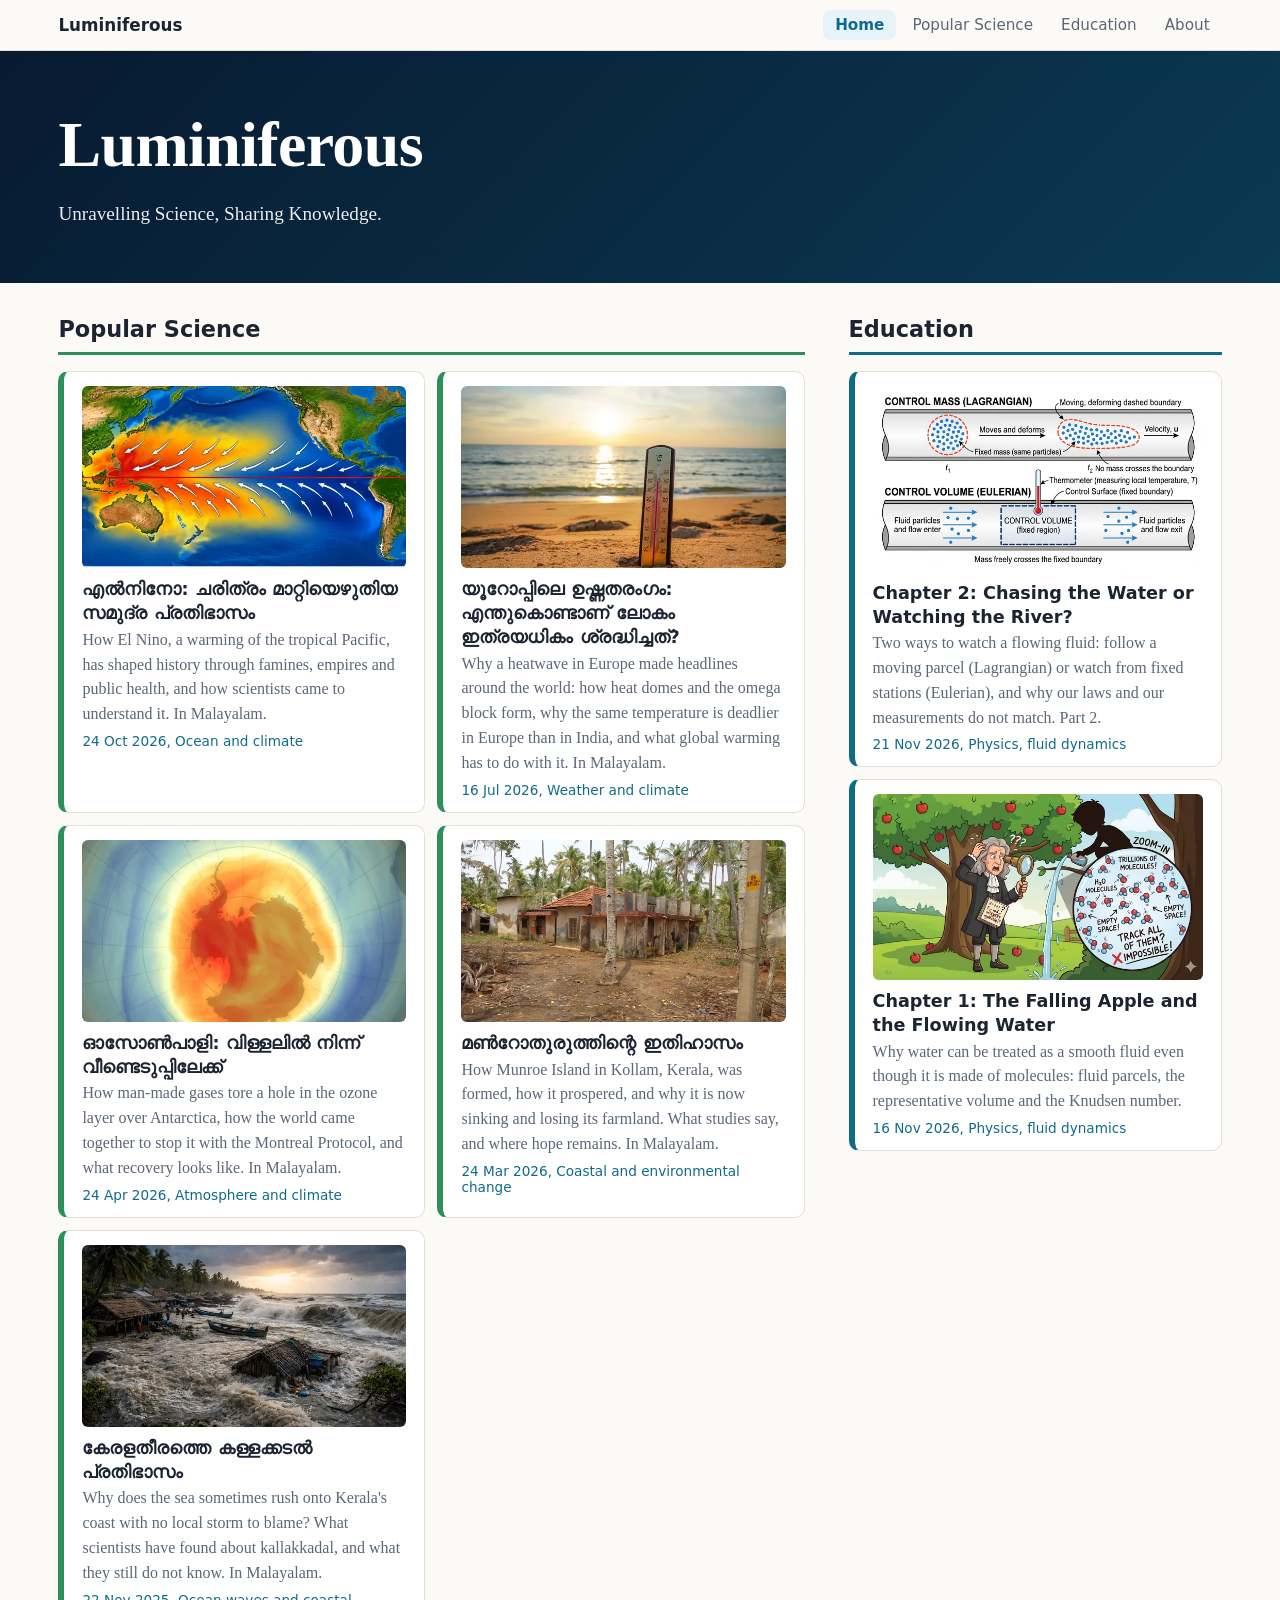
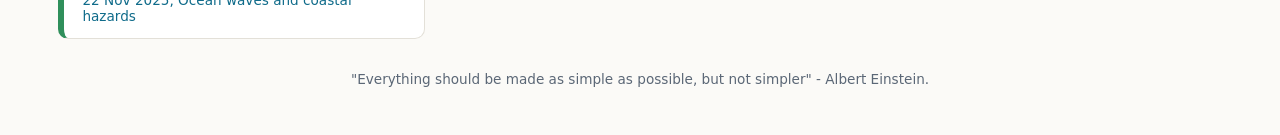
<file: index.html>
<!DOCTYPE html>
<html lang="en"><head><meta charset="UTF-8"><meta name="viewport" content="width=device-width, initial-scale=1">
<title>Luminiferous | Unravelling Science, Sharing Knowledge</title>
<meta name="description" content="Unravelling Science, Sharing Knowledge.">
<meta property="og:type" content="website"><meta property="og:site_name" content="Luminiferous">
<meta property="og:title" content="Luminiferous | Unravelling Science, Sharing Knowledge"><meta property="og:description" content="Everything should be made as simple as possible, but not simpler - Einstein">
<meta property="og:image" content="https://www.luminiferous.in/assets/share/site.jpg"><meta name="twitter:card" content="summary_large_image">
<link rel="icon" href="data:image/svg+xml,%3Csvg xmlns='http://www.w3.org/2000/svg' viewBox='0 0 100 100'%3E%3Ctext y='.9em' font-size='90'%3E%F0%9F%92%A1%3C/text%3E%3C/svg%3E">
<link rel="stylesheet" href="assets/style.css">
</head><body data-section="index.html">
<div id="topbar"></div><script src="assets/nav.js"></script>
<header class="site-head"><div class="wrap">
<h1>Luminiferous</h1>
<p>Unravelling Science, Sharing Knowledge.</p>
</div></header>
<main class="wrap wide">
<div class="cols">
<section class="col" style="--c:#2f8f5b">
<h2><a href="popular-science.html">Popular Science</a></h2>
<div data-list="popular-science"><noscript><p class="empty">Please turn on JavaScript to see this list.</p></noscript></div>
</section>
<section class="col">
<h2><a href="education.html">Education</a></h2>
<div data-list="education"><noscript><p class="empty">Please turn on JavaScript to see this list.</p></noscript></div>
</section>
</div>
</main>
<footer>"Everything should be made as simple as possible, but not simpler" - Albert Einstein.</footer>
<script src="assets/content.js"></script><script src="assets/lists.js"></script>
</body></html>
</file>
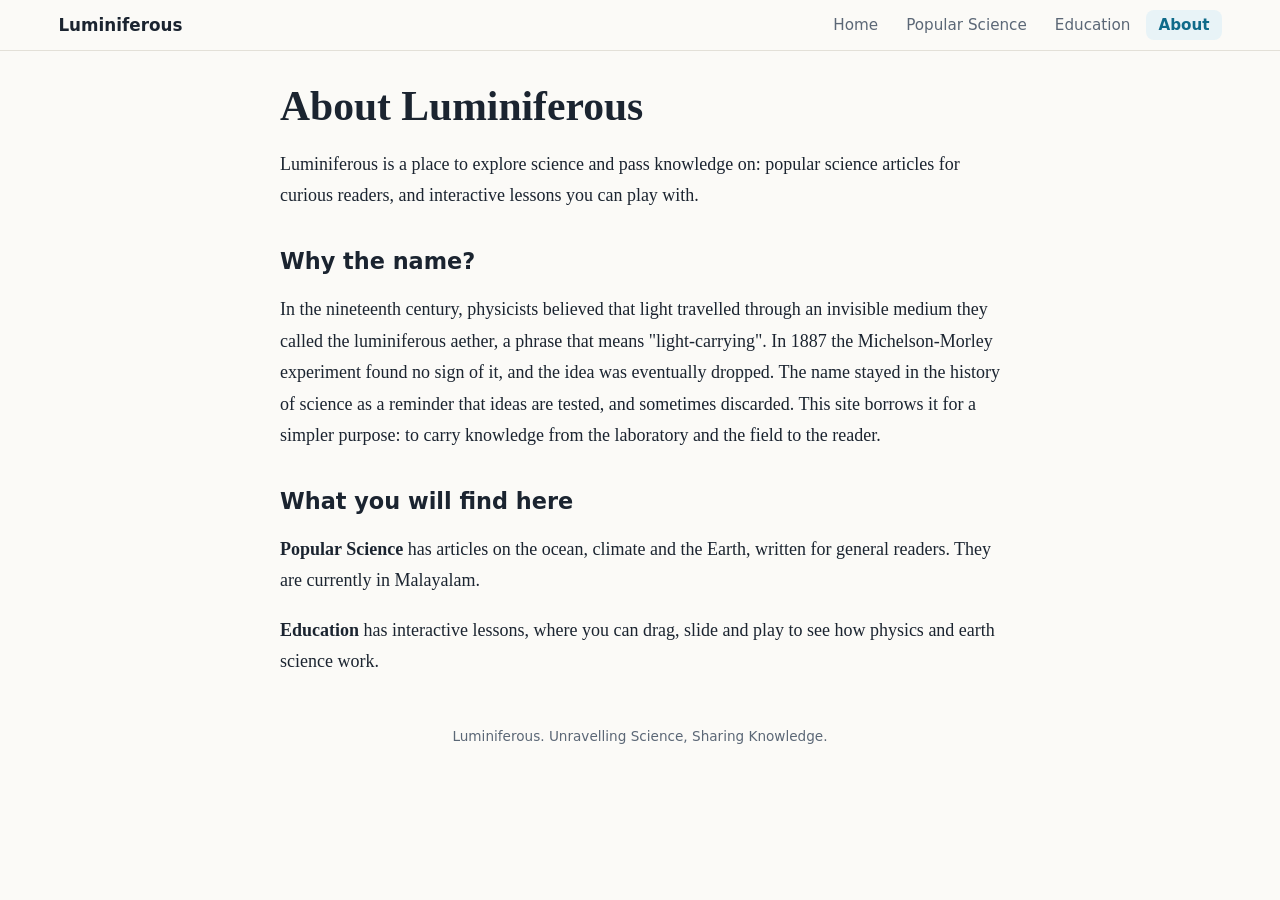
<file: about.html>
<!DOCTYPE html>
<html lang="en"><head><meta charset="UTF-8"><meta name="viewport" content="width=device-width, initial-scale=1">
<title>About | Luminiferous</title>
<meta name="description" content="What Luminiferous is, and where its name comes from.">
<meta property="og:type" content="website"><meta property="og:site_name" content="Luminiferous">
<meta property="og:title" content="About | Luminiferous"><meta property="og:description" content="What Luminiferous is, and where its name comes from.">
<meta property="og:image" content="https://www.luminiferous.in/assets/share/site.jpg"><meta name="twitter:card" content="summary_large_image">
<link rel="icon" href="data:image/svg+xml,%3Csvg xmlns='http://www.w3.org/2000/svg' viewBox='0 0 100 100'%3E%3Ctext y='.9em' font-size='90'%3E%F0%9F%92%A1%3C/text%3E%3C/svg%3E">
<link rel="stylesheet" href="assets/style.css">
</head><body data-section="about.html">
<div id="topbar"></div><script src="assets/nav.js"></script>
<div class="wrap article">
<h1>About Luminiferous</h1>
<p>Luminiferous is a place to explore science and pass knowledge on: popular science articles for curious readers, and interactive lessons you can play with.</p>
<h2>Why the name?</h2>
<p>In the nineteenth century, physicists believed that light travelled through an invisible medium they called the luminiferous aether, a phrase that means "light-carrying". In 1887 the Michelson-Morley experiment found no sign of it, and the idea was eventually dropped. The name stayed in the history of science as a reminder that ideas are tested, and sometimes discarded. This site borrows it for a simpler purpose: to carry knowledge from the laboratory and the field to the reader.</p>
<h2>What you will find here</h2>
<p><strong>Popular Science</strong> has articles on the ocean, climate and the Earth, written for general readers. They are currently in Malayalam.</p>
<p><strong>Education</strong> has interactive lessons, where you can drag, slide and play to see how physics and earth science work.</p>
<!-- To add a short note about yourself, or a contact email, put it here. For example:
<h2>Contact</h2>
<p>Write to name@example.com</p> -->
</div>
<footer>Luminiferous. Unravelling Science, Sharing Knowledge.</footer>

</body></html>
</file>
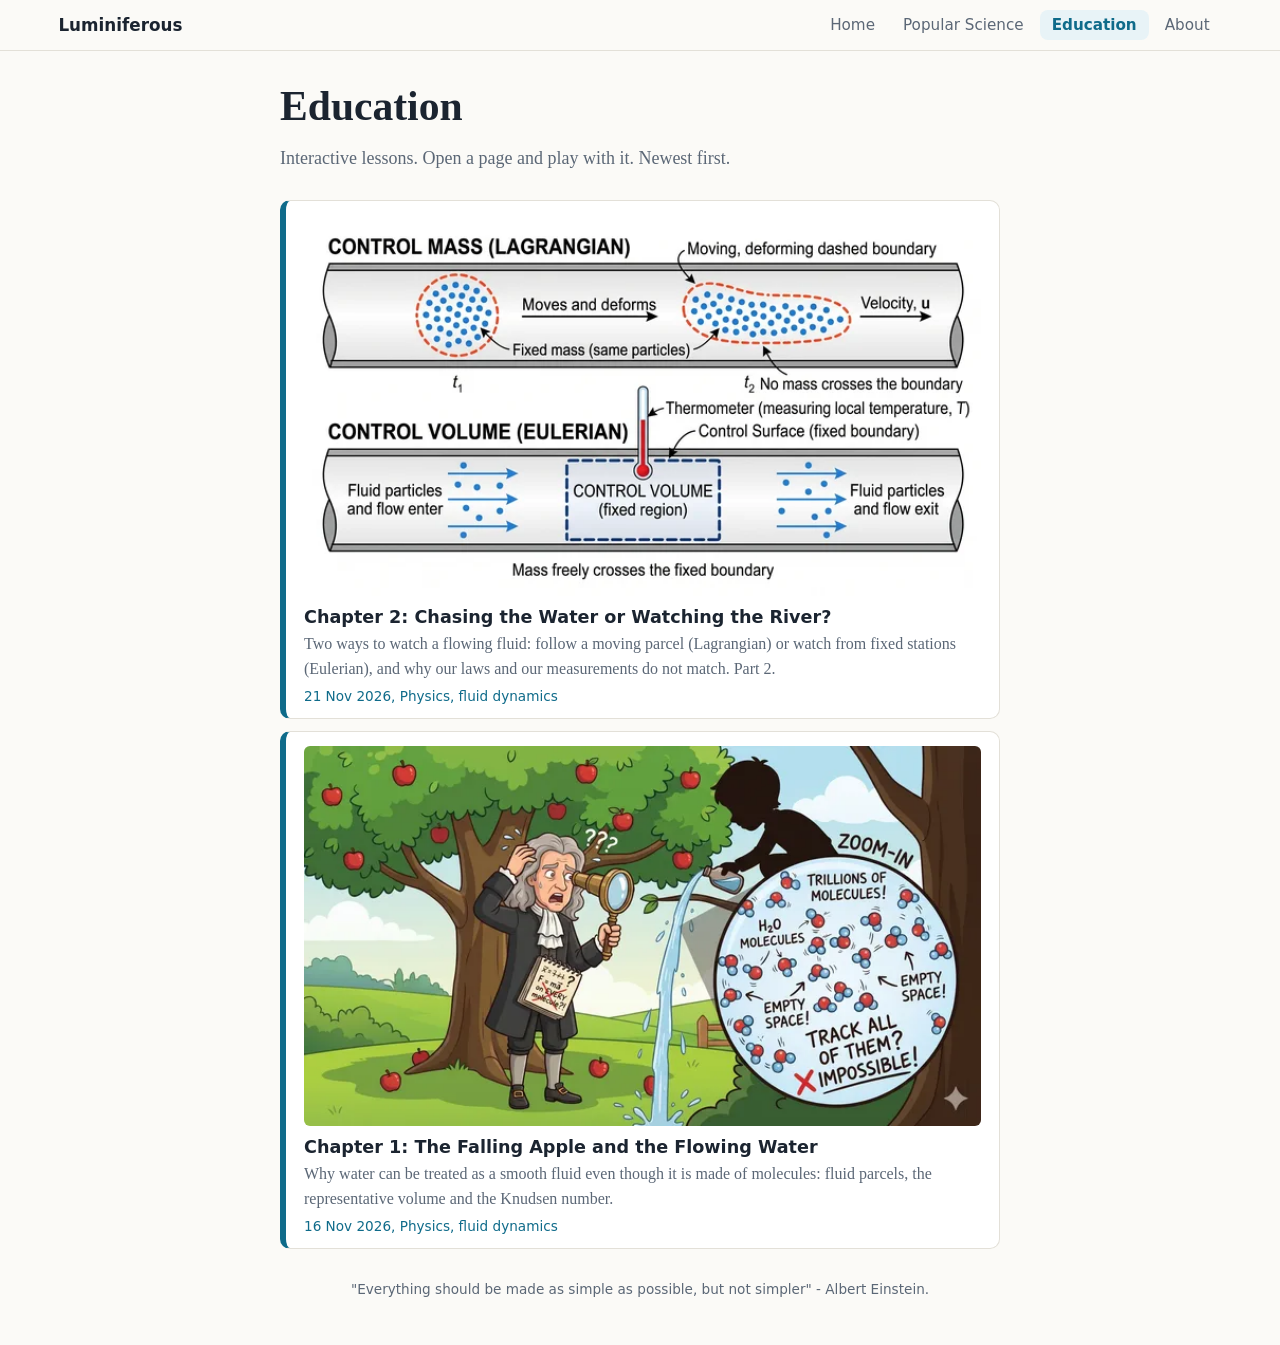
<file: education.html>
<!DOCTYPE html>
<html lang="en"><head><meta charset="UTF-8"><meta name="viewport" content="width=device-width, initial-scale=1">
<title>Education | Luminiferous</title>
<meta name="description" content="Interactive lessons on physics and earth science.">
<meta property="og:type" content="website"><meta property="og:site_name" content="Luminiferous">
<meta property="og:title" content="Education | Luminiferous"><meta property="og:description" content="Interactive lessons on physics and earth science.">
<meta property="og:image" content="https://www.luminiferous.in/assets/share/site.jpg"><meta name="twitter:card" content="summary_large_image">
<link rel="icon" href="data:image/svg+xml,%3Csvg xmlns='http://www.w3.org/2000/svg' viewBox='0 0 100 100'%3E%3Ctext y='.9em' font-size='90'%3E%F0%9F%92%A1%3C/text%3E%3C/svg%3E">
<link rel="stylesheet" href="assets/style.css">
</head><body data-section="education.html">
<div id="topbar"></div><script src="assets/nav.js"></script>
<main class="wrap">
<h1 class="page-title">Education</h1>
<p class="lead">Interactive lessons. Open a page and play with it. Newest first.</p>
<div data-list="education"><noscript><p class="empty">Please turn on JavaScript to see this list.</p></noscript></div>
</main>
<footer>"Everything should be made as simple as possible, but not simpler" - Albert Einstein.</footer>
<script src="assets/content.js"></script><script src="assets/lists.js"></script>
</body></html>
</file>
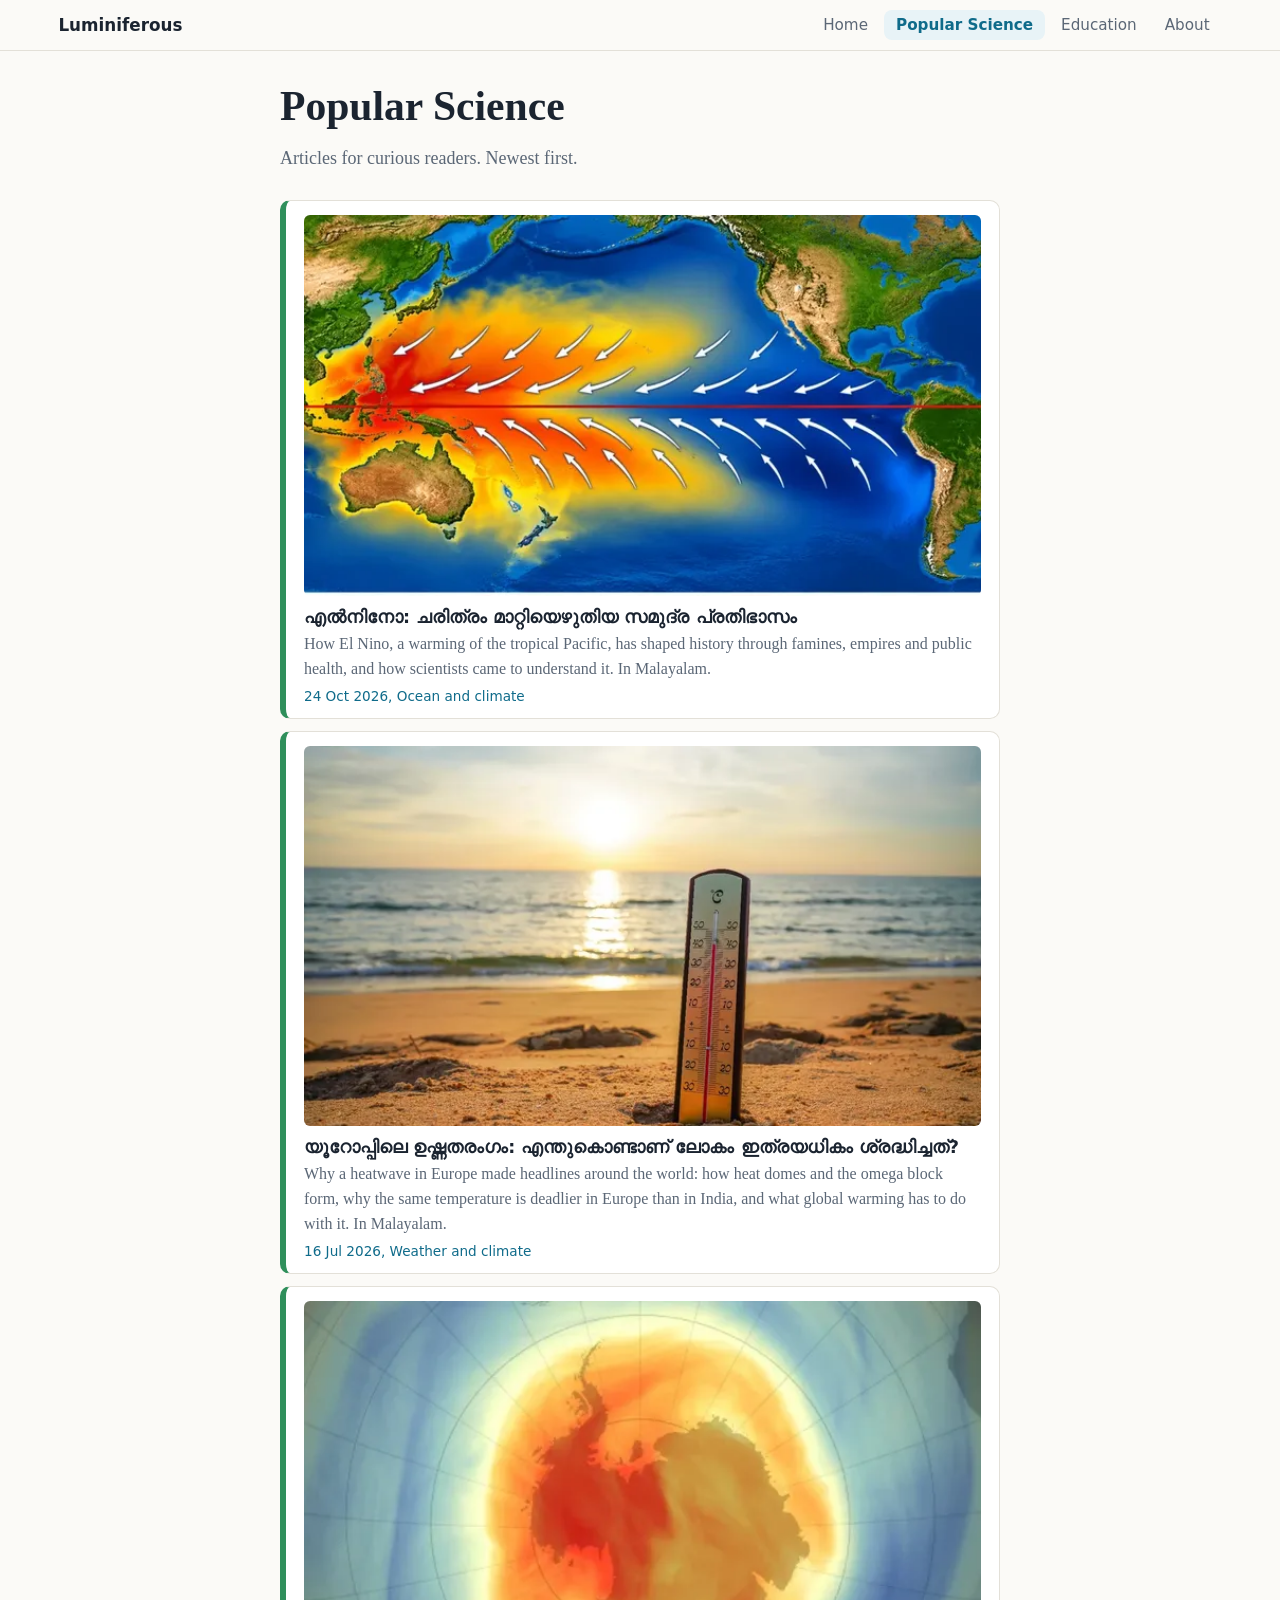
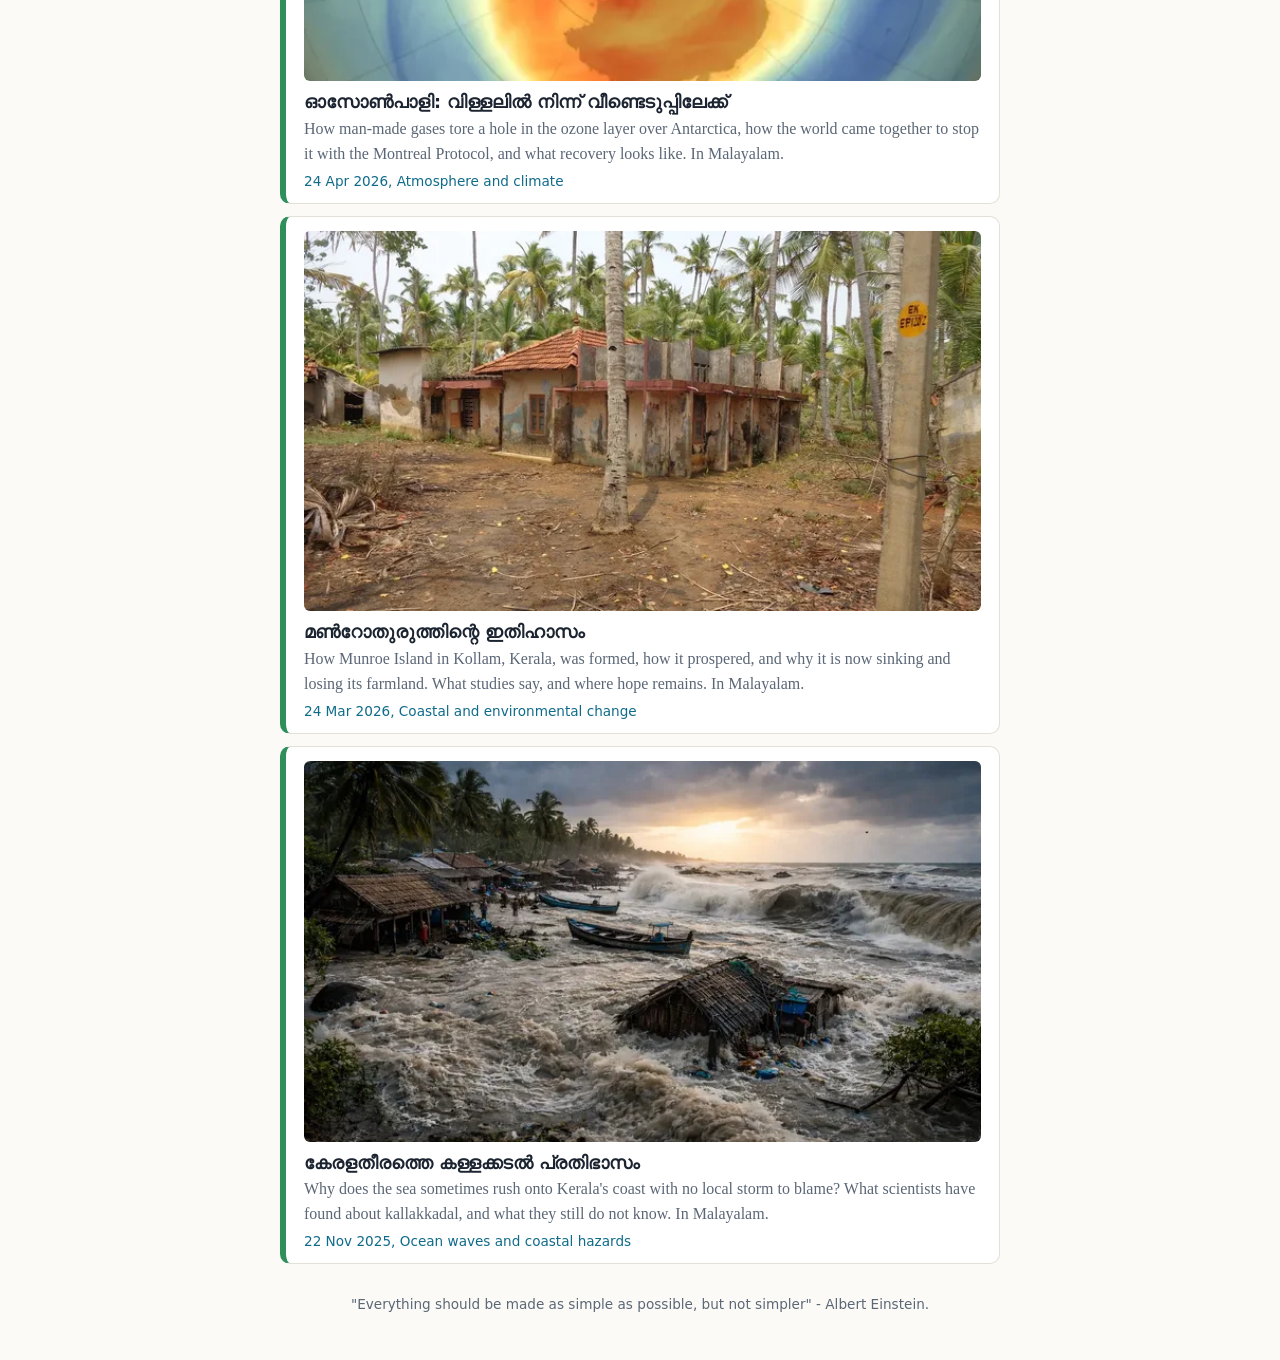
<file: popular-science.html>
<!DOCTYPE html>
<html lang="en"><head><meta charset="UTF-8"><meta name="viewport" content="width=device-width, initial-scale=1">
<title>Popular Science | Luminiferous</title>
<meta name="description" content="Popular Science articles on the ocean, climate and the Earth.">
<meta property="og:type" content="website"><meta property="og:site_name" content="Luminiferous">
<meta property="og:title" content="Popular Science | Luminiferous"><meta property="og:description" content="Popular Science articles on the ocean, climate and the Earth.">
<meta property="og:image" content="https://www.luminiferous.in/assets/share/site.jpg"><meta name="twitter:card" content="summary_large_image">
<link rel="icon" href="data:image/svg+xml,%3Csvg xmlns='http://www.w3.org/2000/svg' viewBox='0 0 100 100'%3E%3Ctext y='.9em' font-size='90'%3E%F0%9F%92%A1%3C/text%3E%3C/svg%3E">
<link rel="stylesheet" href="assets/style.css">
</head><body data-section="popular-science.html">
<div id="topbar"></div><script src="assets/nav.js"></script>
<main class="wrap">
<h1 class="page-title">Popular Science</h1>
<p class="lead">Articles for curious readers. Newest first.</p>
<div data-list="popular-science" style="--c:#2f8f5b"><noscript><p class="empty">Please turn on JavaScript to see this list.</p></noscript></div>
</main>
<footer>"Everything should be made as simple as possible, but not simpler" - Albert Einstein.</footer>
<script src="assets/content.js"></script><script src="assets/lists.js"></script>
</body></html>
</file>
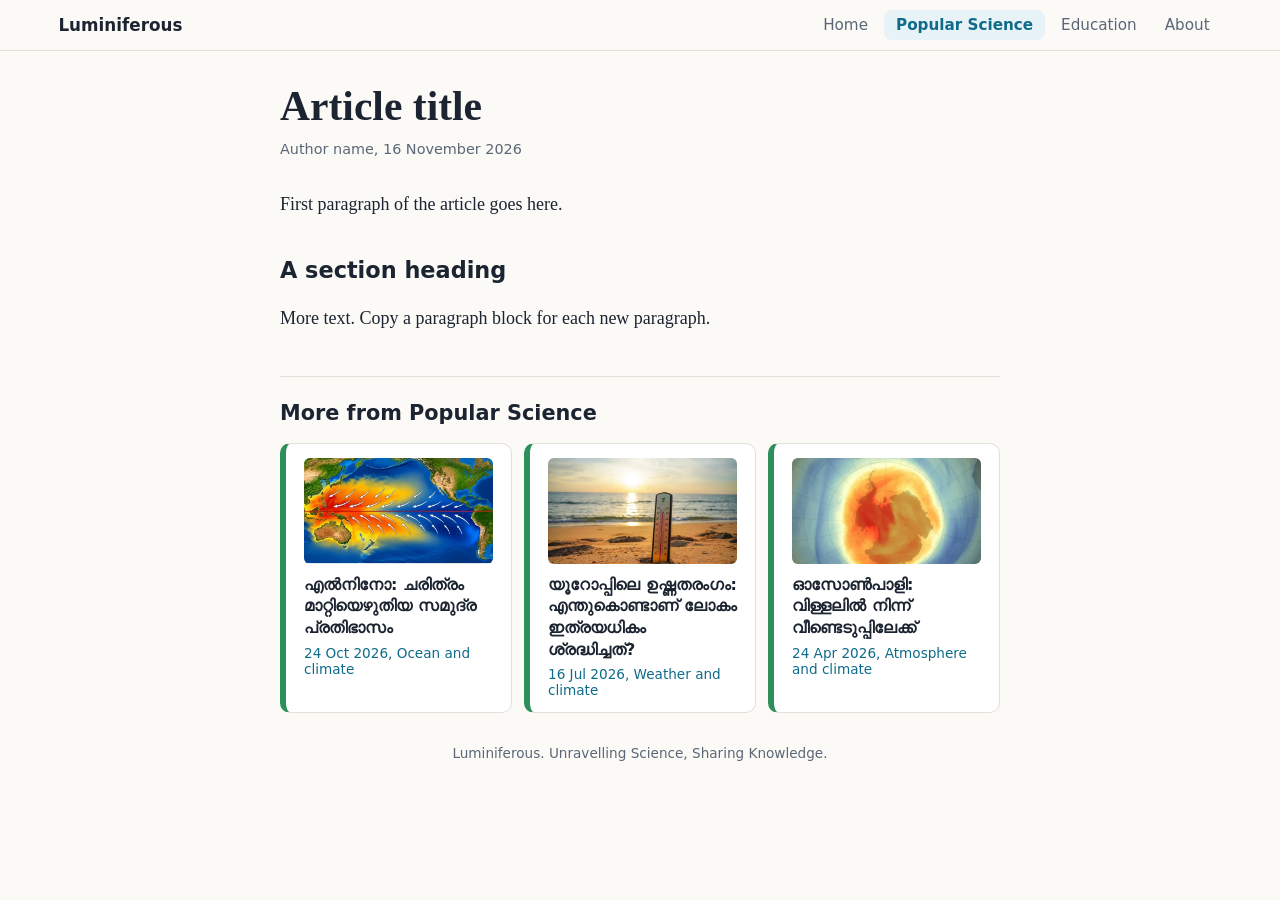
<file: articles/article-template.html>
<!DOCTYPE html>
<html lang="en"><head><meta charset="UTF-8"><meta name="viewport" content="width=device-width, initial-scale=1">
<title>Article title | Luminiferous</title>
<meta name="description" content="One sentence describing the article.">
<meta property="og:type" content="article"><meta property="og:site_name" content="Luminiferous">
<meta property="og:title" content="Article title"><meta property="og:description" content="One sentence describing the article.">
<meta property="og:image" content="https://www.luminiferous.in/assets/share/my-article.jpg"><meta name="twitter:card" content="summary_large_image">
<link rel="icon" href="data:image/svg+xml,%3Csvg xmlns='http://www.w3.org/2000/svg' viewBox='0 0 100 100'%3E%3Ctext y='.9em' font-size='90'%3E%F0%9F%92%A1%3C/text%3E%3C/svg%3E">
<link rel="stylesheet" href="../assets/style.css">
</head><body data-section="popular-science.html">
<div id="topbar"></div><script src="../assets/nav.js"></script>
<div class="wrap article">
<h1>Article title</h1>
<p class="byline">Author name, 16 November 2026</p>

<p>First paragraph of the article goes here.</p>

<h2>A section heading</h2>
<p>More text. Copy a paragraph block for each new paragraph.</p>

<!-- To add a picture: put the image file in the articles folder and use this block.
<figure><img src="my-picture.jpg" alt="Describe the picture"><figcaption>Caption text.</figcaption></figure>
-->
</div>
<section class="wrap more">
<h2>More from Popular Science</h2>
<div data-list="popular-science" data-exclude-self data-limit="3" style="--c:#2f8f5b"></div>
</section>
<footer>Luminiferous. Unravelling Science, Sharing Knowledge.</footer>
<script src="../assets/content.js"></script><script src="../assets/lists.js"></script>
</body></html>
</file>
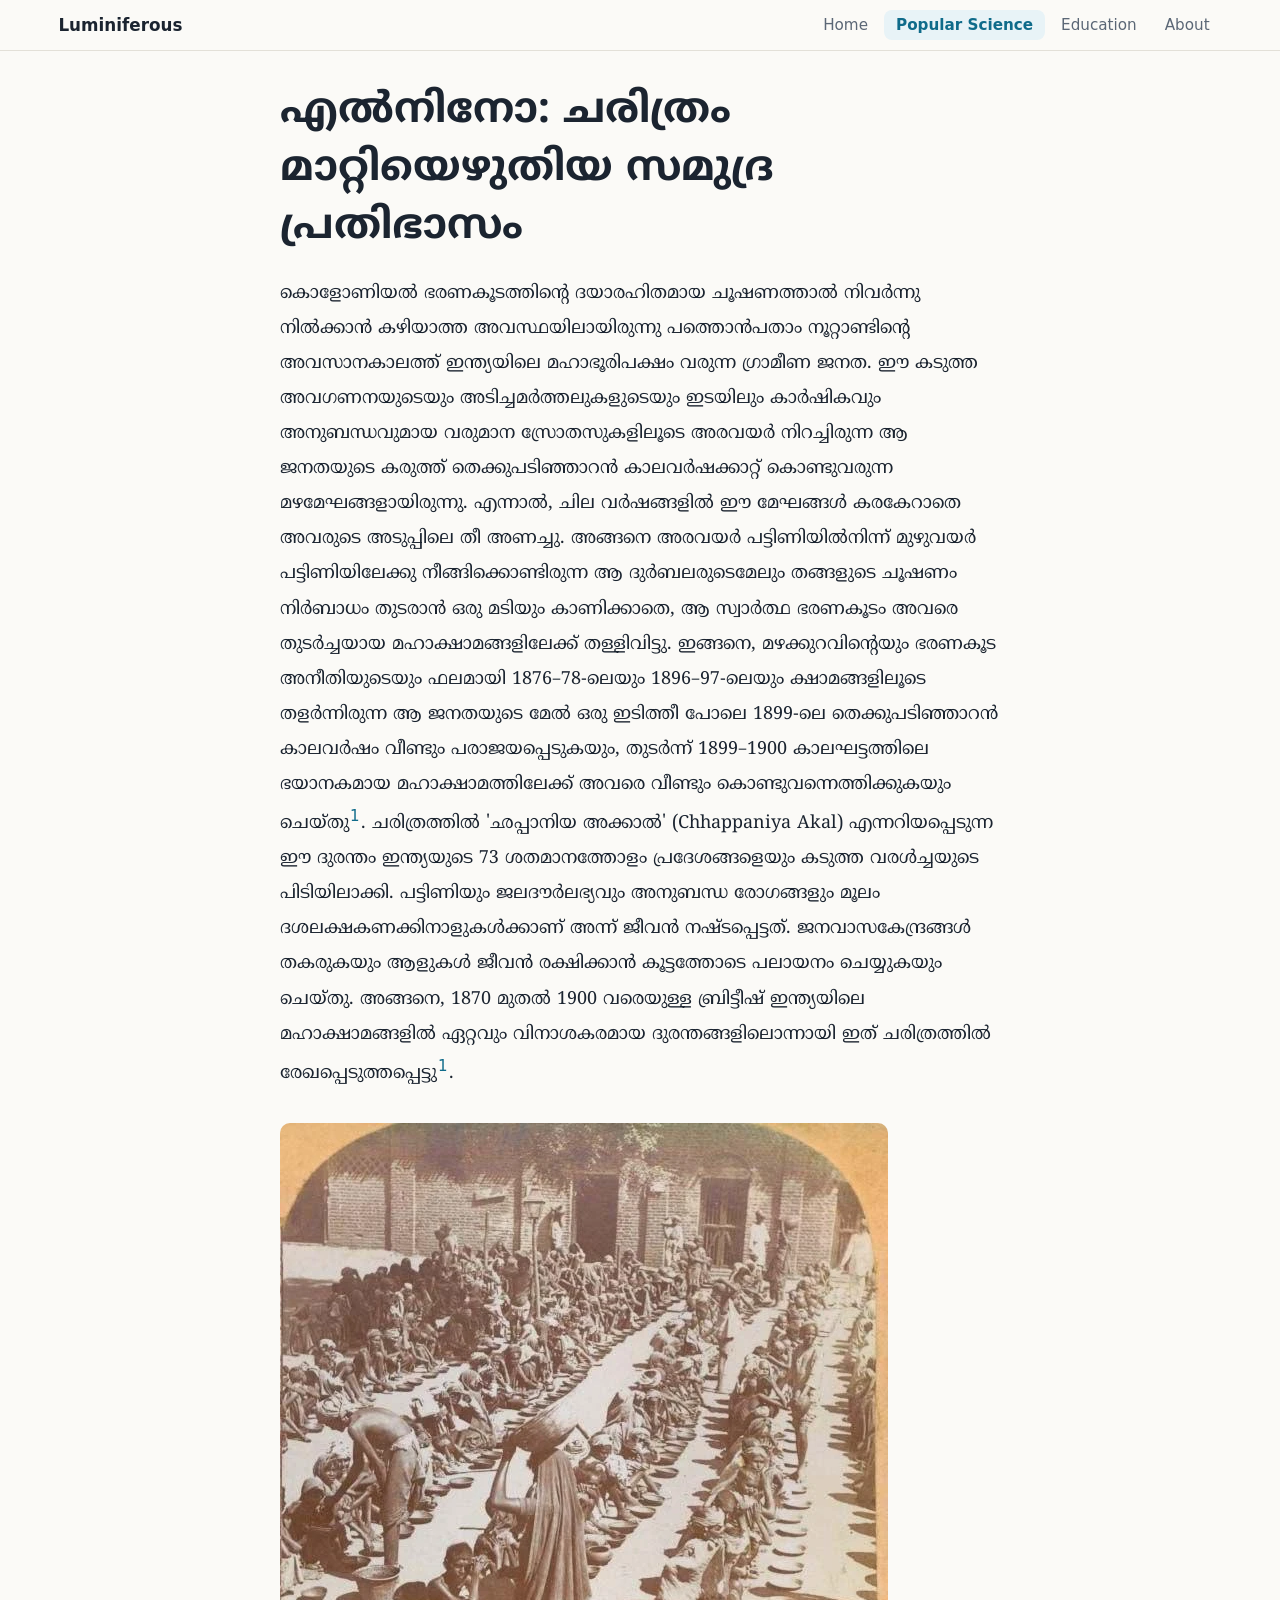
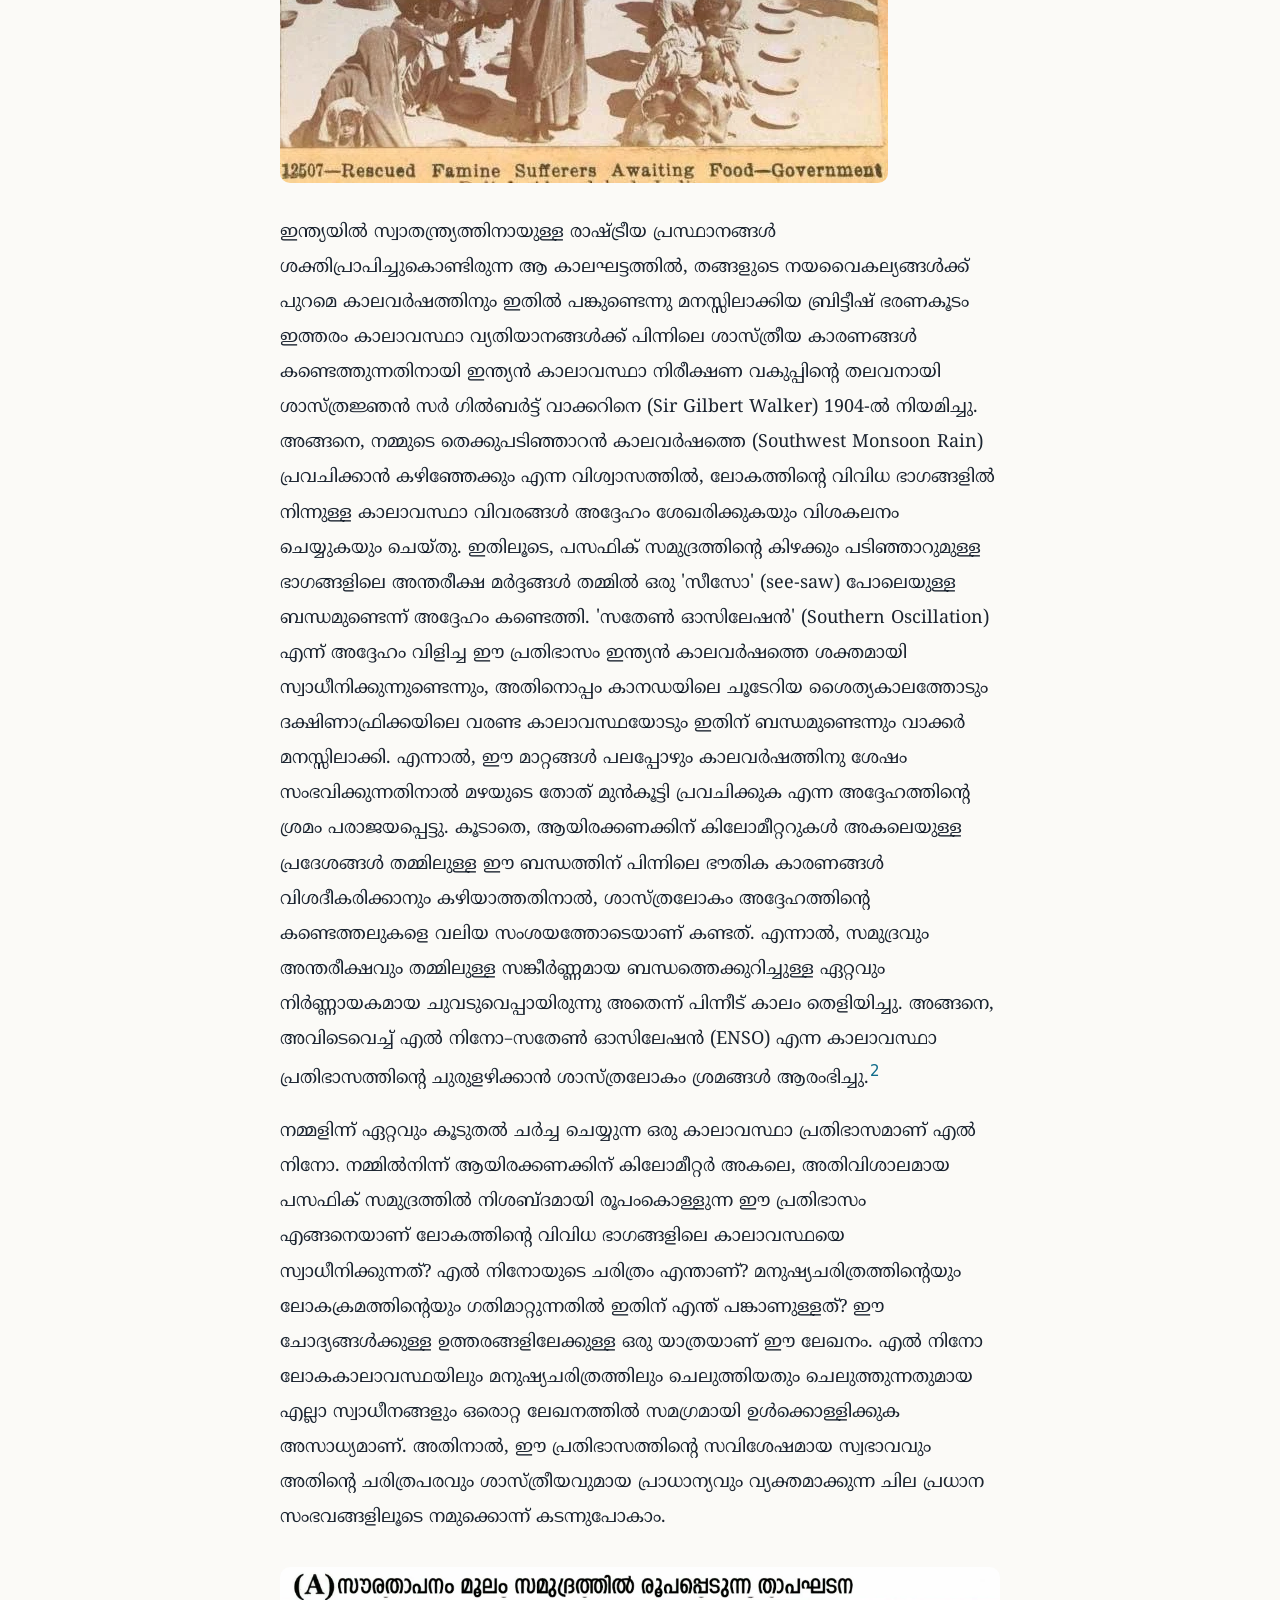
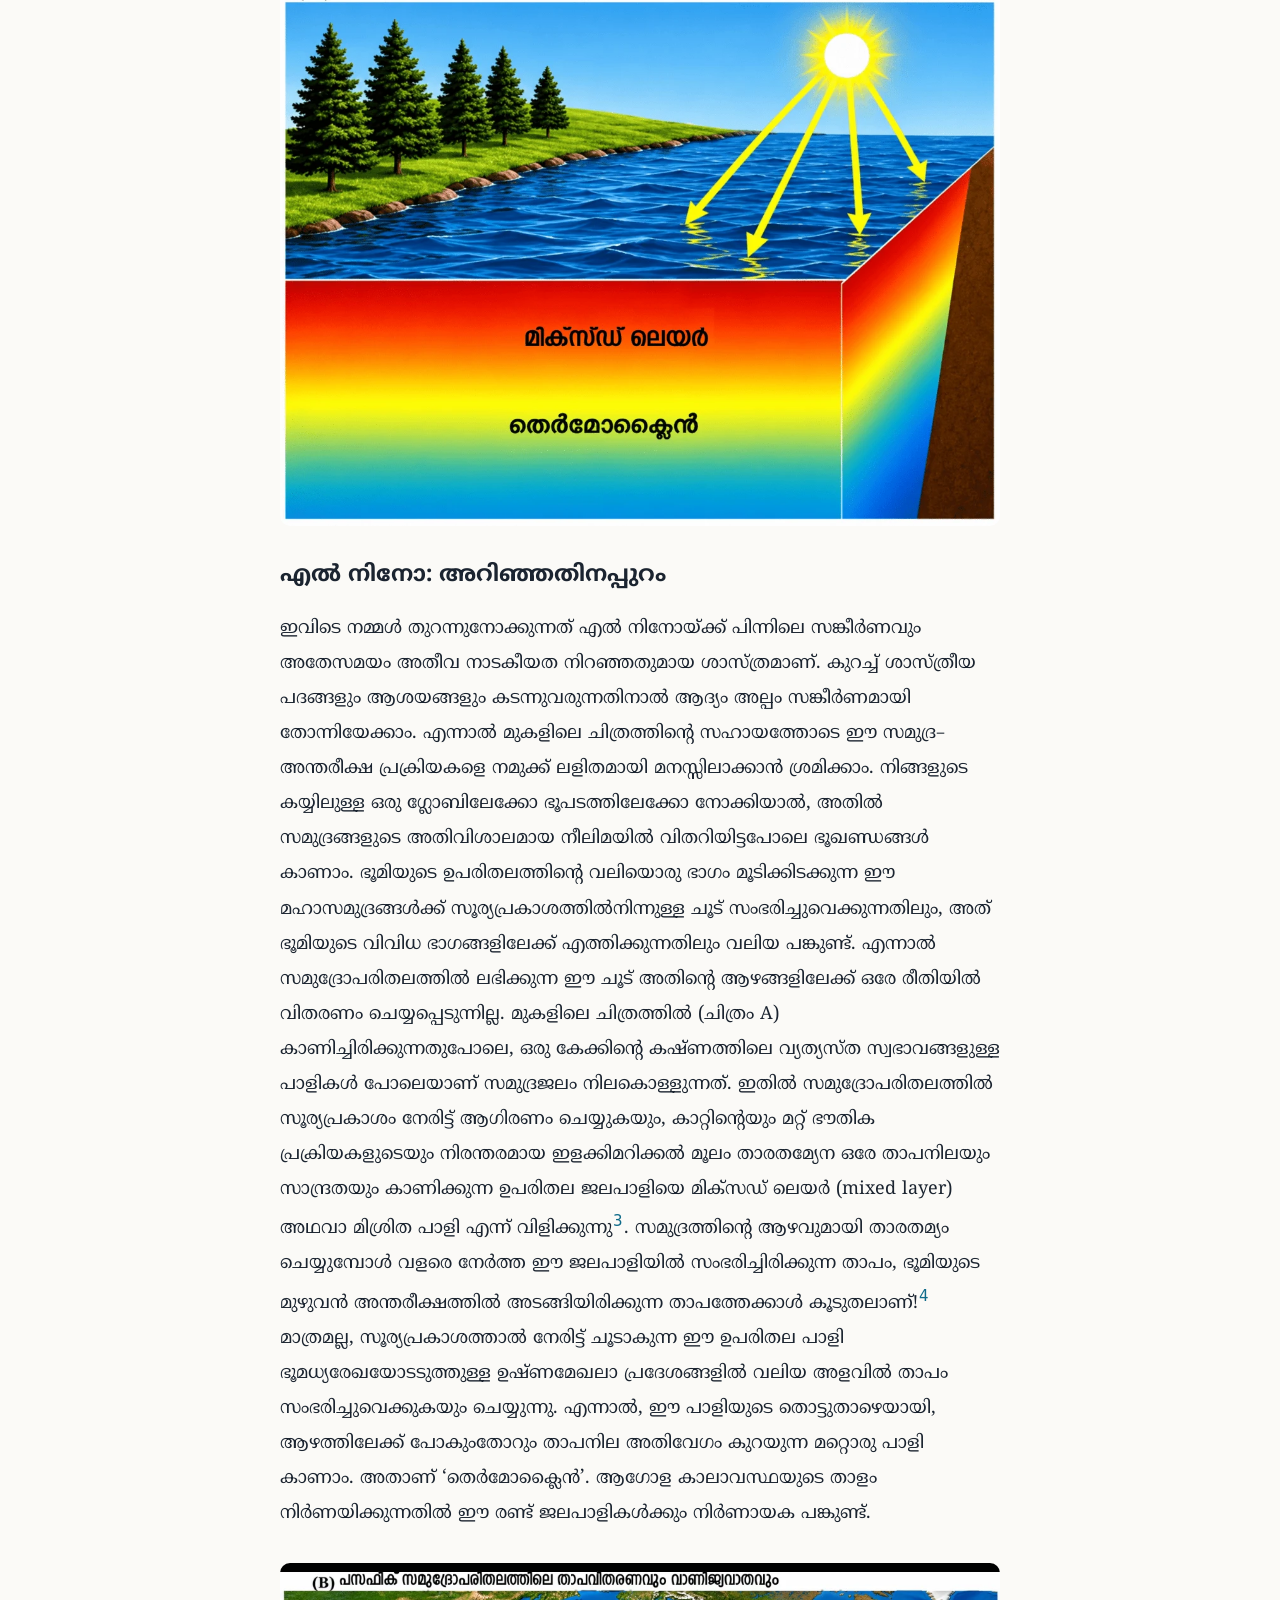
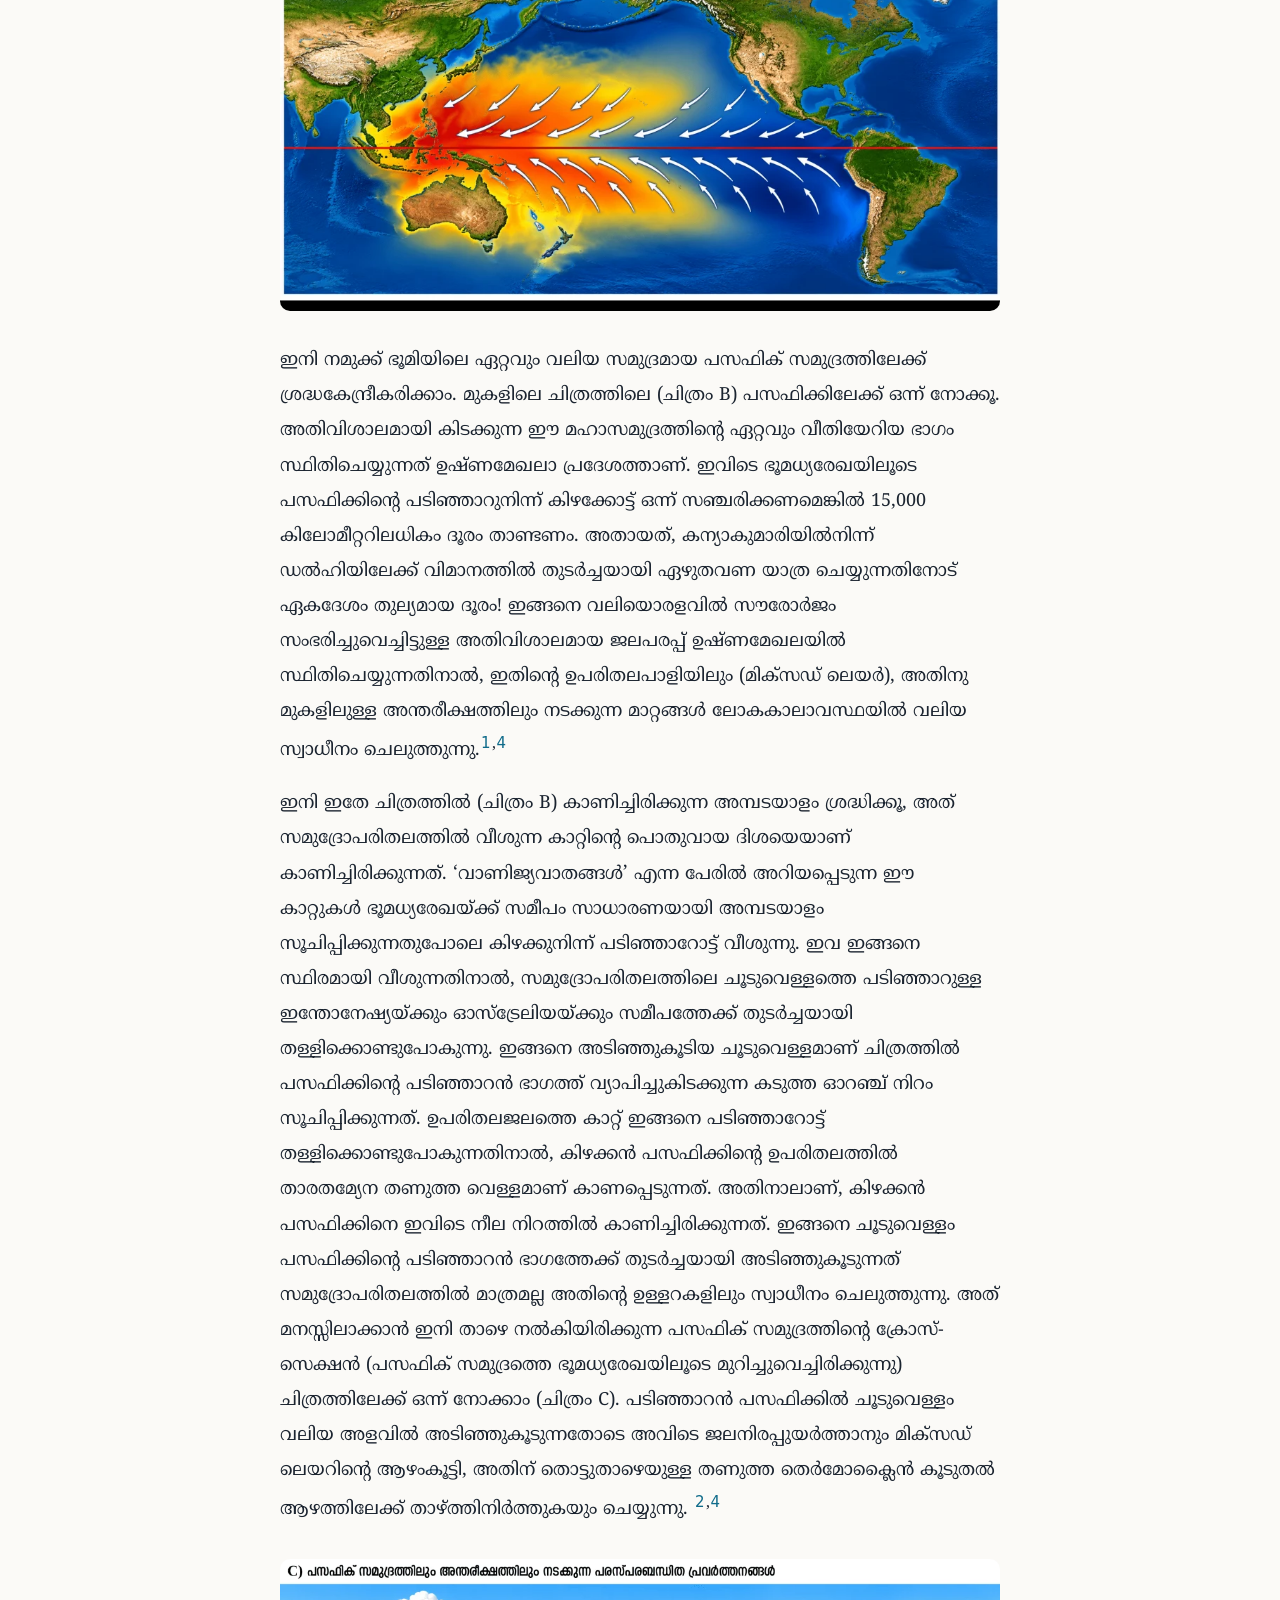
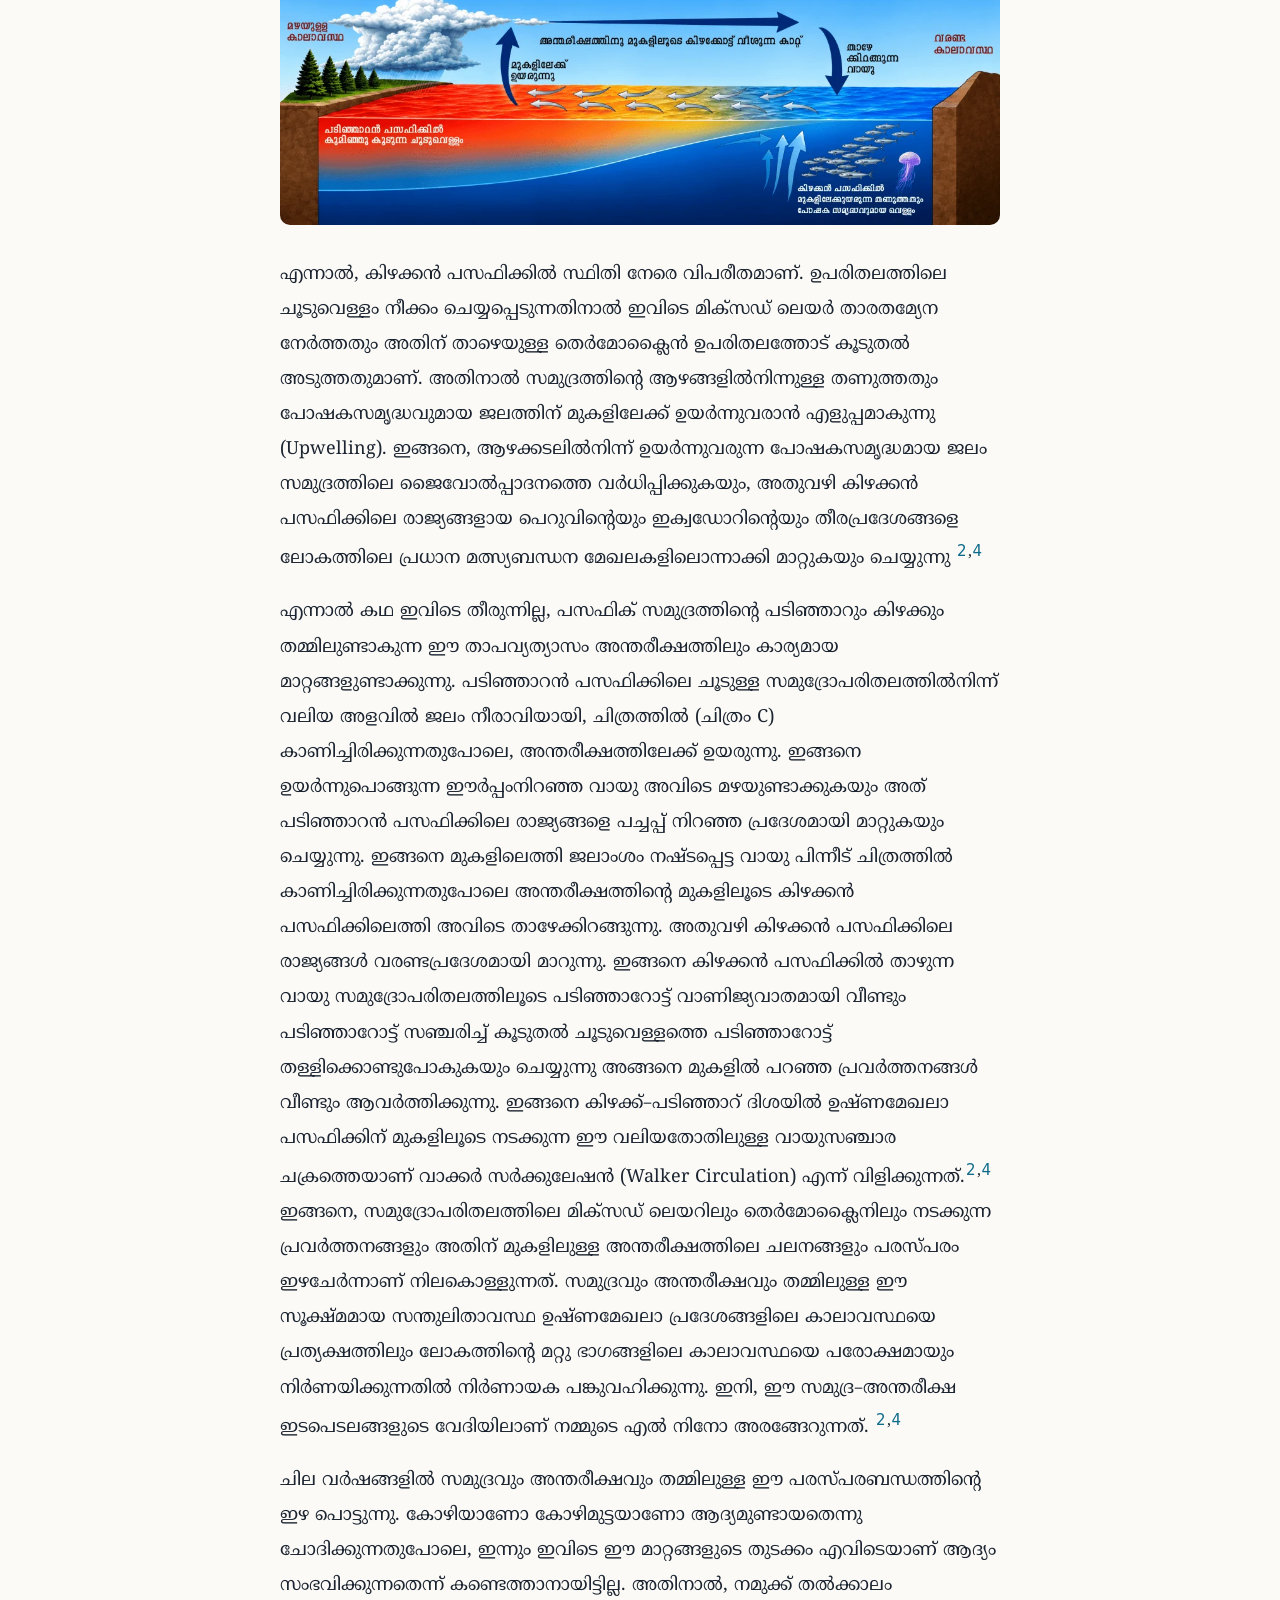
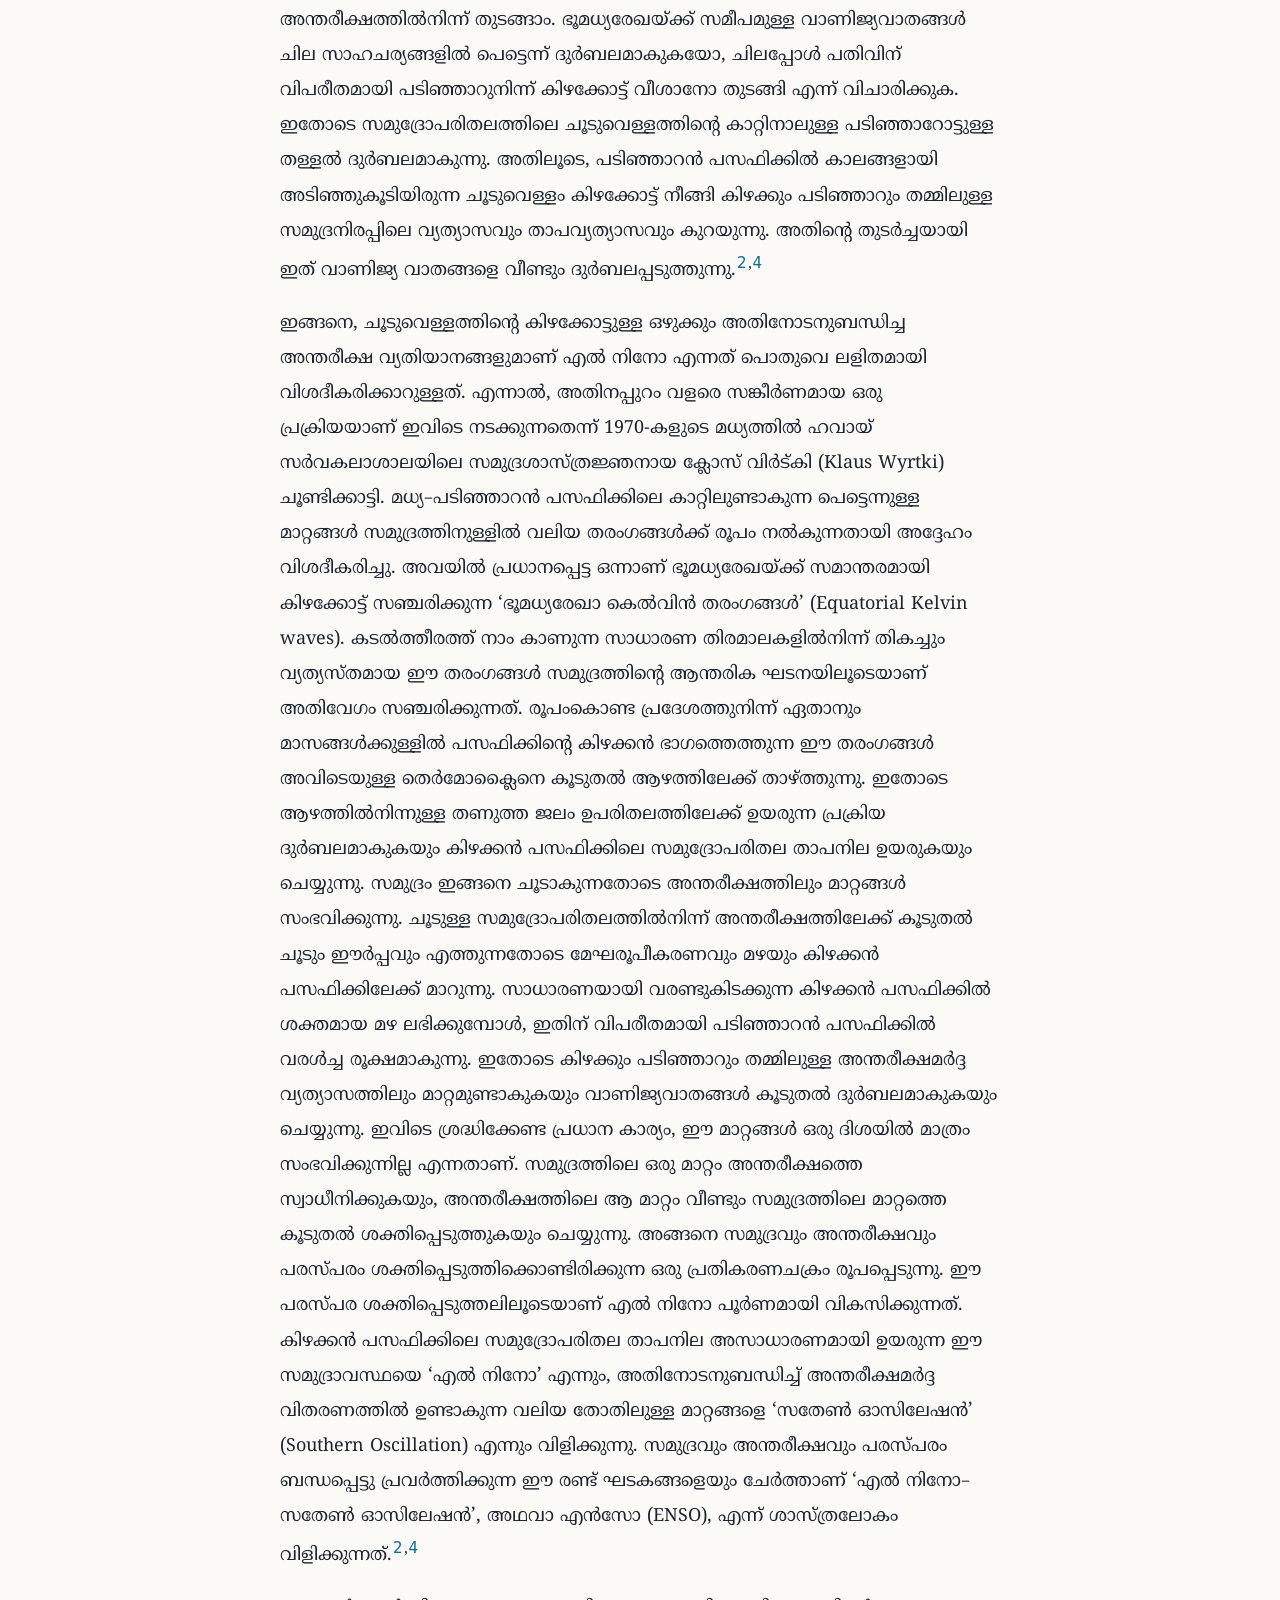
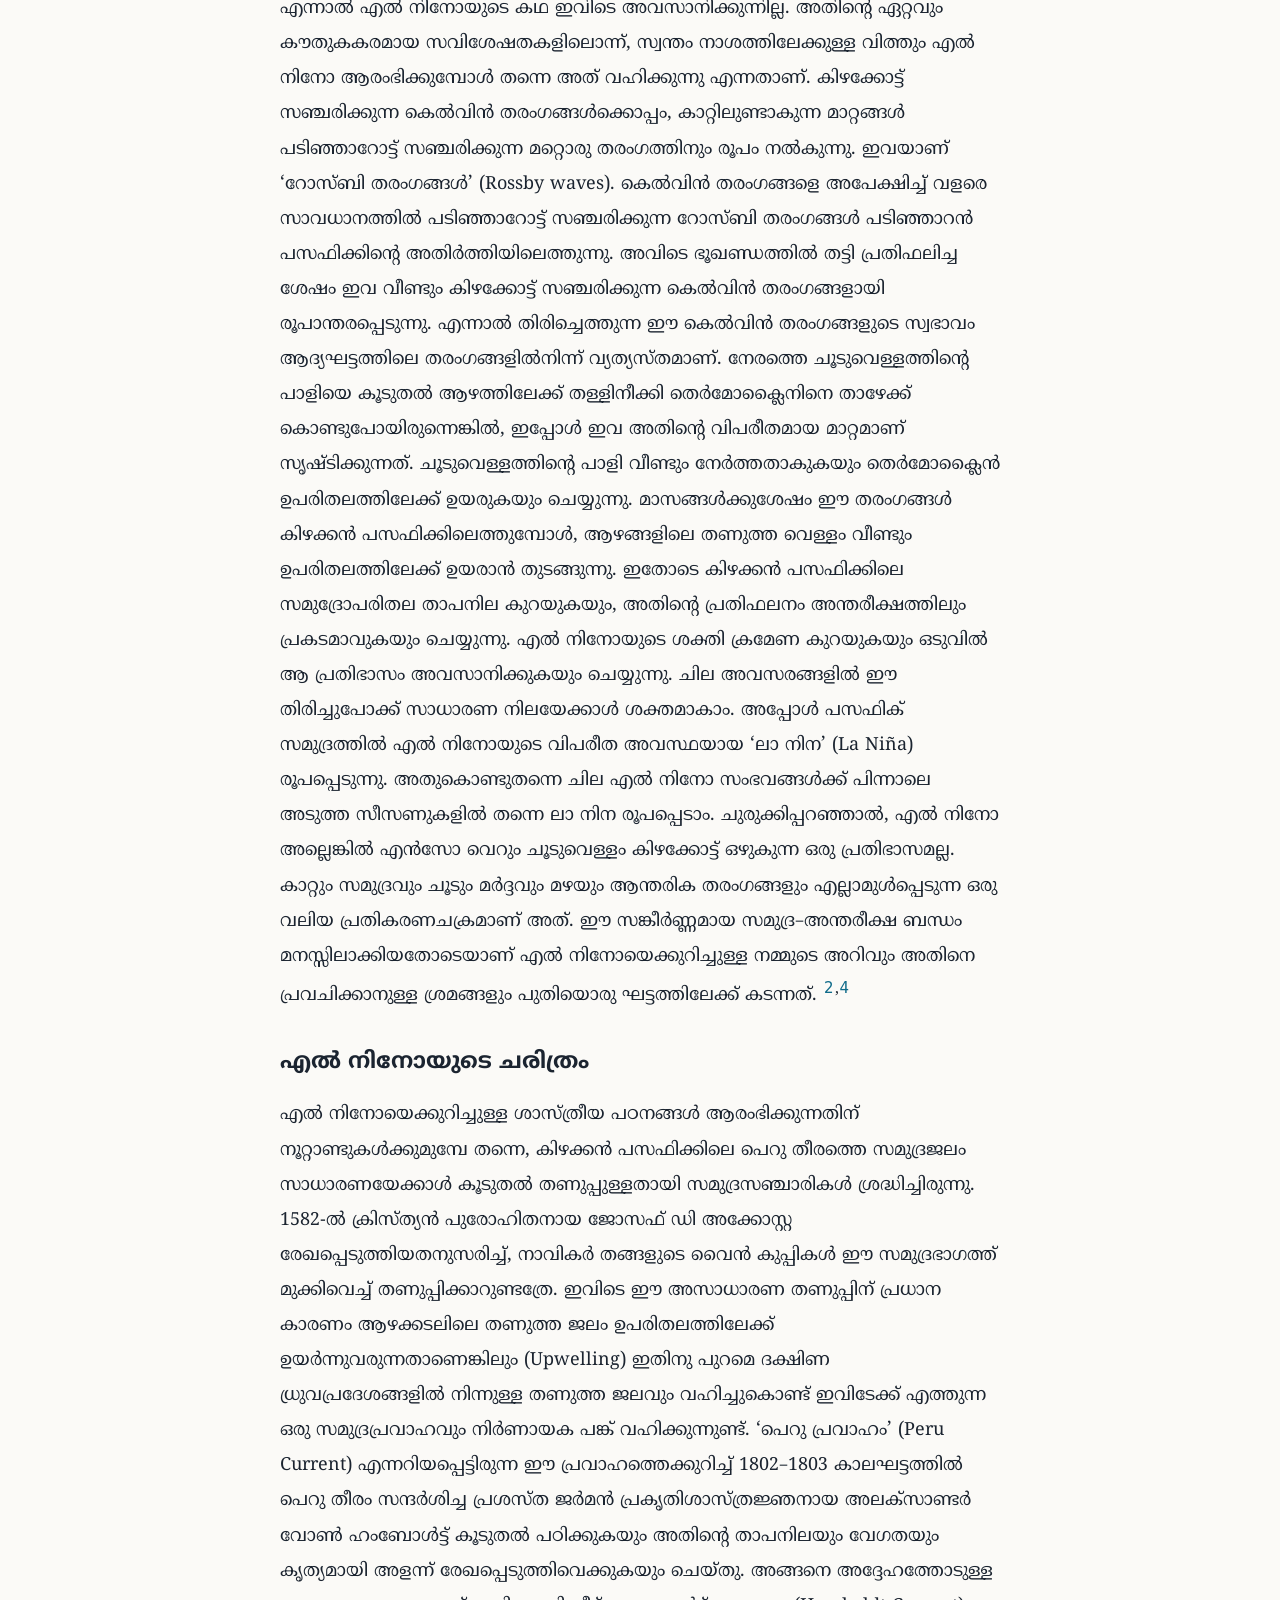
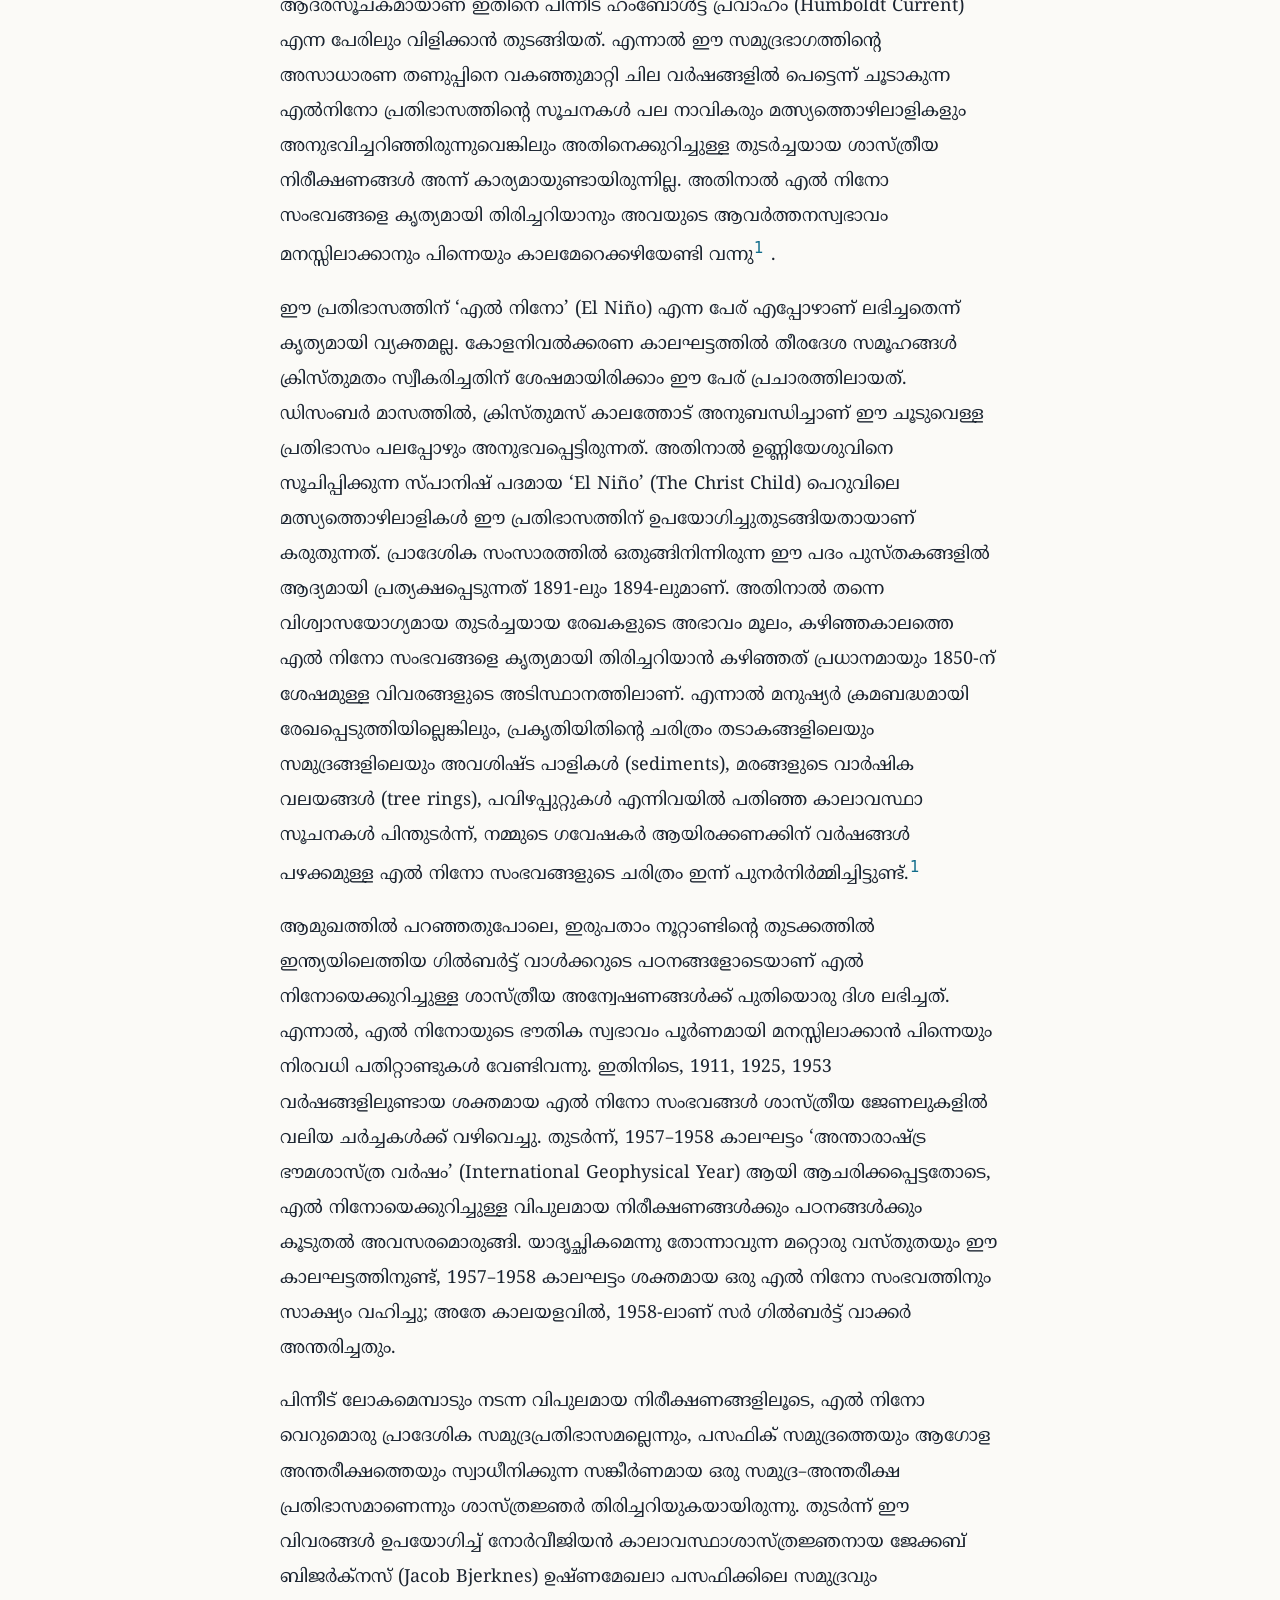
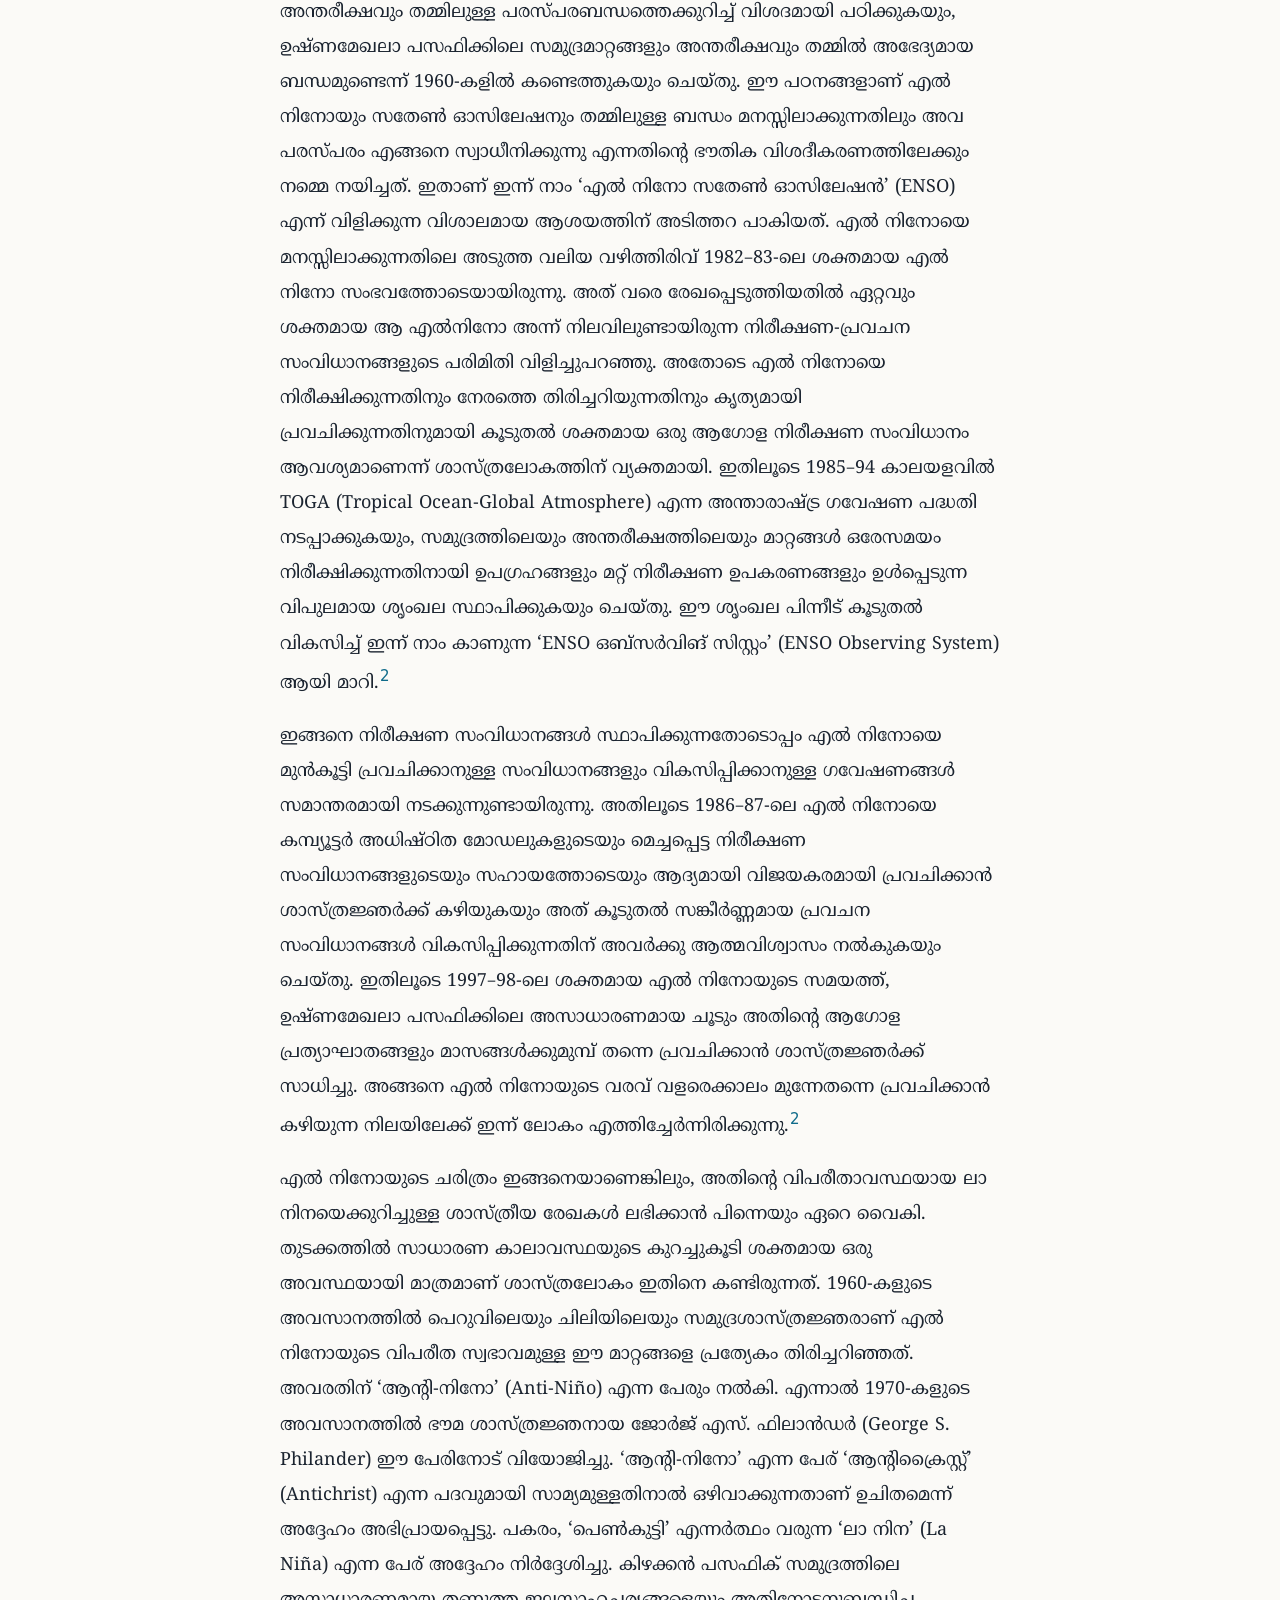
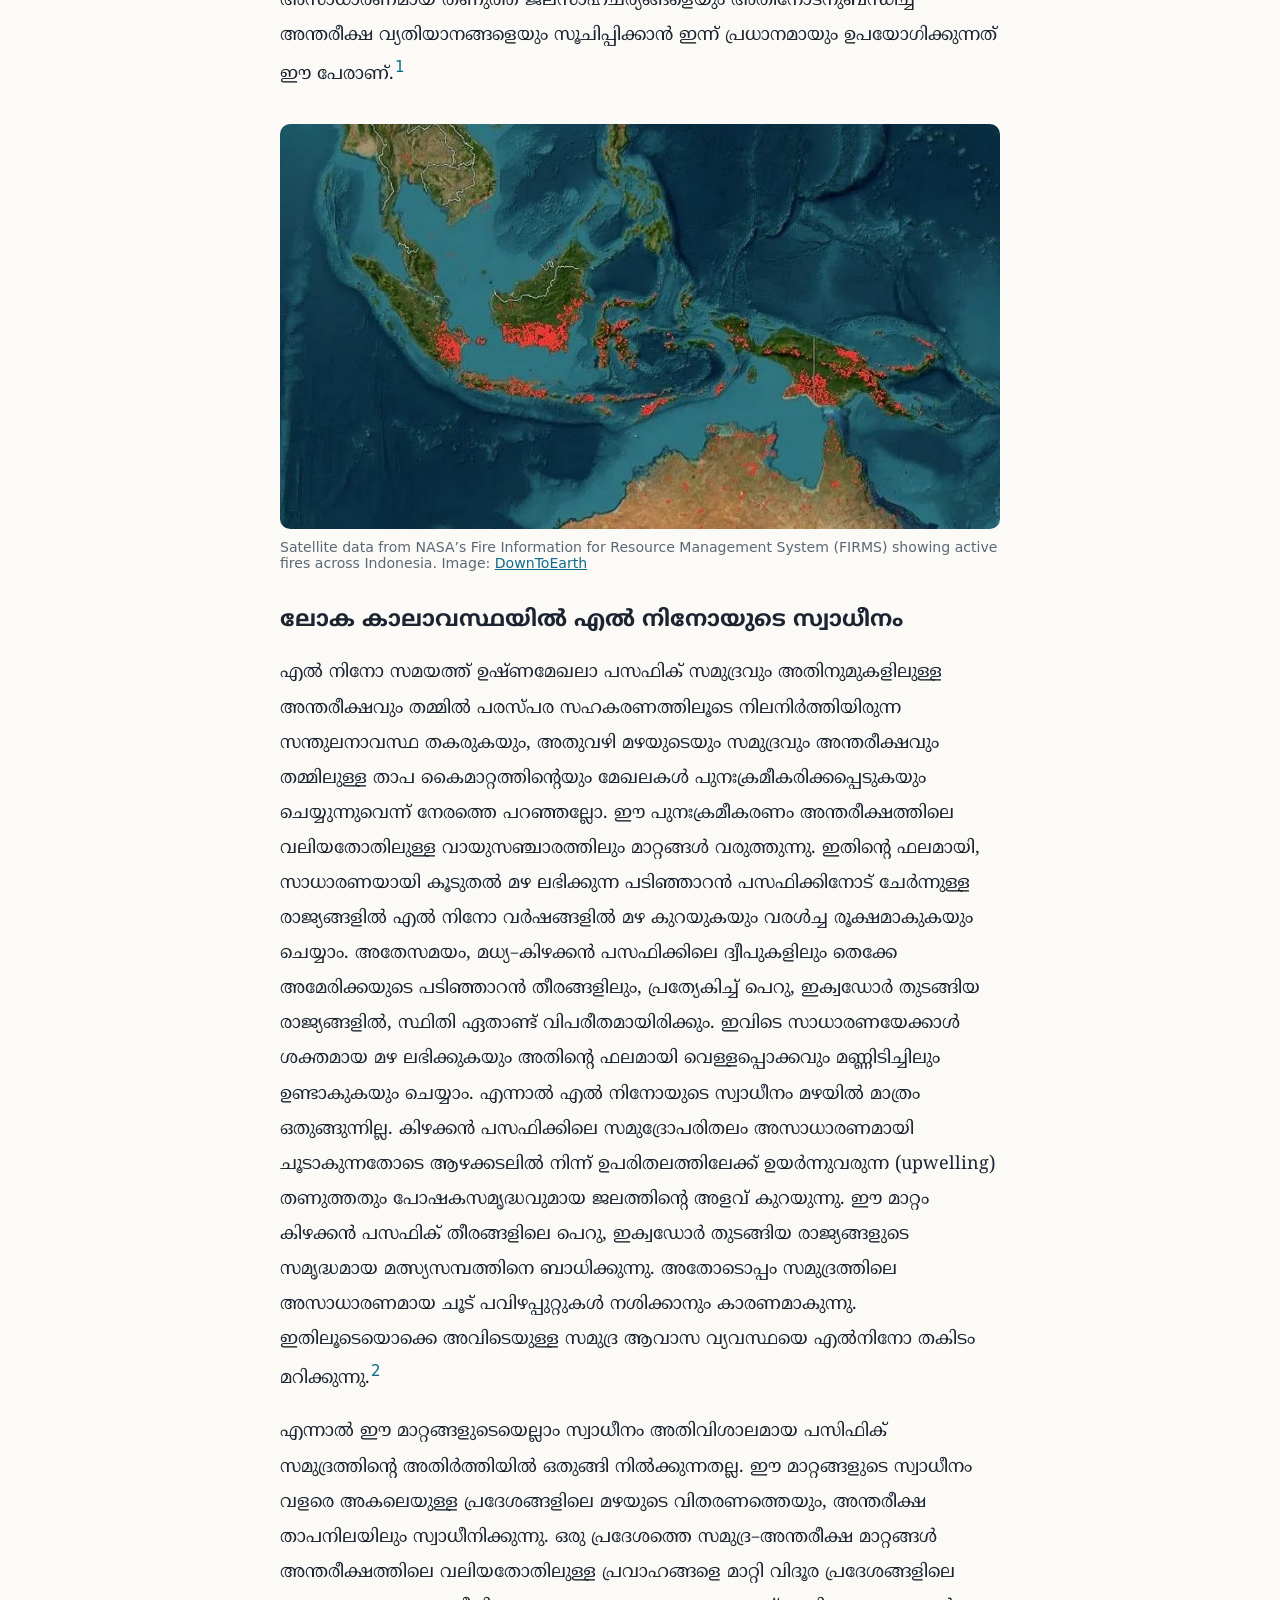
<file: articles/el-nino.html>
<!DOCTYPE html>
<html lang="ml"><head><meta charset="UTF-8"><meta name="viewport" content="width=device-width, initial-scale=1">
<title>എൽനിനോ: ചരിത്രം മാറ്റിയെഴുതിയ സമുദ്ര പ്രതിഭാസം | Luminiferous</title>
<meta name="description" content="കൊളോണിയൽ ഭരണകൂടത്തിന്റെ ദയാരഹിതമായ ചൂഷണത്താൽ നിവർന്നു നിൽക്കാൻ കഴിയാത്ത അവസ്ഥയിലായിരുന്നു പത്തൊൻപതാം നൂറ്റാണ്ടിന്റെ അവസാനകാലത്ത് ഇന്ത്യയിലെ…">
<meta property="og:type" content="article"><meta property="og:site_name" content="Luminiferous">
<meta property="og:title" content="എൽനിനോ: ചരിത്രം മാറ്റിയെഴുതിയ സമുദ്ര പ്രതിഭാസം"><meta property="og:description" content="കൊളോണിയൽ ഭരണകൂടത്തിന്റെ ദയാരഹിതമായ ചൂഷണത്താൽ നിവർന്നു നിൽക്കാൻ കഴിയാത്ത അവസ്ഥയിലായിരുന്നു പത്തൊൻപതാം നൂറ്റാണ്ടിന്റെ അവസാനകാലത്ത് ഇന്ത്യയിലെ…">
<meta property="og:image" content="https://www.luminiferous.in/assets/share/el-nino.jpg"><meta name="twitter:card" content="summary_large_image">
<link rel="preconnect" href="https://fonts.googleapis.com"><link rel="preconnect" href="https://fonts.gstatic.com" crossorigin>
<link href="https://fonts.googleapis.com/css2?family=Noto+Sans+Malayalam:wght@400;700&family=Noto+Serif+Malayalam:wght@400;700&display=swap" rel="stylesheet">
<link rel="stylesheet" href="../assets/style.css">
</head><body data-section="popular-science.html">
<div id="topbar"></div><script src="../assets/nav.js"></script>
<div class="wrap article ml">
<h1>എൽനിനോ: ചരിത്രം മാറ്റിയെഴുതിയ സമുദ്ര പ്രതിഭാസം</h1>
<!-- To show an author and date, remove the comment marks around the next line:
<p class="byline">Author name, date</p> -->

<p>കൊളോണിയൽ ഭരണകൂടത്തിന്റെ ദയാരഹിതമായ ചൂഷണത്താൽ നിവർന്നു നിൽക്കാൻ കഴിയാത്ത അവസ്ഥയിലായിരുന്നു പത്തൊൻപതാം നൂറ്റാണ്ടിന്റെ അവസാനകാലത്ത് ഇന്ത്യയിലെ മഹാഭൂരിപക്ഷം വരുന്ന ഗ്രാമീണ ജനത. ഈ കടുത്ത അവഗണനയുടെയും അടിച്ചമർത്തലുകളുടെയും ഇടയിലും കാർഷികവും അനുബന്ധവുമായ വരുമാന സ്രോതസുകളിലൂടെ അരവയർ നിറച്ചിരുന്ന ആ ജനതയുടെ കരുത്ത് തെക്കുപടിഞ്ഞാറൻ കാലവർഷക്കാറ്റ് കൊണ്ടുവരുന്ന മഴമേഘങ്ങളായിരുന്നു. എന്നാൽ, ചില വർഷങ്ങളിൽ ഈ മേഘങ്ങൾ കരകേറാതെ അവരുടെ അടുപ്പിലെ തീ അണച്ചു. അങ്ങനെ അരവയർ പട്ടിണിയിൽനിന്ന് മുഴുവയർ പട്ടിണിയിലേക്കു നീങ്ങിക്കൊണ്ടിരുന്ന ആ ദുർബലരുടെമേലും തങ്ങളുടെ ചൂഷണം നിർബാധം തുടരാൻ ഒരു മടിയും കാണിക്കാതെ, ആ സ്വാർത്ഥ ഭരണകൂടം അവരെ തുടർച്ചയായ മഹാക്ഷാമങ്ങളിലേക്ക് തള്ളിവിട്ടു. ഇങ്ങനെ, മഴക്കുറവിന്റെയും ഭരണകൂട അനീതിയുടെയും ഫലമായി 1876–78-ലെയും 1896–97-ലെയും ക്ഷാമങ്ങളിലൂടെ തളർന്നിരുന്ന ആ ജനതയുടെ മേൽ ഒരു ഇടിത്തീ പോലെ 1899-ലെ തെക്കുപടിഞ്ഞാറൻ കാലവർഷം വീണ്ടും പരാജയപ്പെടുകയും, തുടർന്ന് 1899–1900 കാലഘട്ടത്തിലെ ഭയാനകമായ മഹാക്ഷാമത്തിലേക്ക് അവരെ വീണ്ടും കൊണ്ടുവന്നെത്തിക്കുകയും ചെയ്തു<sup><a href="#ref-1">1</a></sup>. ചരിത്രത്തിൽ 'ഛപ്പാനിയ അക്കാൽ' (Chhappaniya Akal) എന്നറിയപ്പെടുന്ന ഈ ദുരന്തം ഇന്ത്യയുടെ 73 ശതമാനത്തോളം പ്രദേശങ്ങളെയും കടുത്ത വരൾച്ചയുടെ പിടിയിലാക്കി. പട്ടിണിയും ജലദൗർലഭ്യവും അനുബന്ധ രോഗങ്ങളും മൂലം ദശലക്ഷകണക്കിനാളുകൾക്കാണ് അന്ന് ജീവൻ നഷ്ടപ്പെട്ടത്. ജനവാസകേന്ദ്രങ്ങൾ തകരുകയും ആളുകൾ ജീവൻ രക്ഷിക്കാൻ കൂട്ടത്തോടെ പലായനം ചെയ്യുകയും ചെയ്തു. അങ്ങനെ, 1870 മുതൽ 1900 വരെയുള്ള ബ്രിട്ടീഷ് ഇന്ത്യയിലെ മഹാക്ഷാമങ്ങളിൽ ഏറ്റവും വിനാശകരമായ ദുരന്തങ്ങളിലൊന്നായി ഇത് ചരിത്രത്തിൽ രേഖപ്പെടുത്തപ്പെട്ടു<sup><a href="#ref-1">1</a></sup>.</p>
<figure><img src="images/el-nino-1.webp" alt="ക്ഷാമകാലത്ത് സർക്കാർ നൽകുന്ന ഭക്ഷണത്തിനായി നിരനിരയായി കാത്തിരിക്കുന്ന ദുരിതബാധിതരുടെ പഴയ ഛായാചിത്രം" width="608" height="660" loading="lazy"></figure>
<p>ഇന്ത്യയിൽ സ്വാതന്ത്ര്യത്തിനായുള്ള രാഷ്ട്രീയ പ്രസ്ഥാനങ്ങൾ ശക്തിപ്രാപിച്ചുകൊണ്ടിരുന്ന ആ കാലഘട്ടത്തിൽ, തങ്ങളുടെ നയവൈകല്യങ്ങൾക്ക് പുറമെ കാലവർഷത്തിനും ഇതിൽ പങ്കുണ്ടെന്നു മനസ്സിലാക്കിയ ബ്രിട്ടീഷ് ഭരണകൂടം ഇത്തരം കാലാവസ്ഥാ വ്യതിയാനങ്ങൾക്ക് പിന്നിലെ ശാസ്ത്രീയ കാരണങ്ങൾ കണ്ടെത്തുന്നതിനായി ഇന്ത്യൻ കാലാവസ്ഥാ നിരീക്ഷണ വകുപ്പിന്റെ തലവനായി ശാസ്ത്രജ്ഞൻ സർ ഗിൽബർട്ട് വാക്കറിനെ (Sir Gilbert Walker) 1904-ൽ നിയമിച്ചു. അങ്ങനെ, നമ്മുടെ തെക്കുപടിഞ്ഞാറൻ കാലവർഷത്തെ (Southwest Monsoon Rain) പ്രവചിക്കാൻ കഴിഞ്ഞേക്കും എന്ന വിശ്വാസത്തിൽ, ലോകത്തിന്റെ വിവിധ ഭാഗങ്ങളിൽ നിന്നുള്ള കാലാവസ്ഥാ വിവരങ്ങൾ അദ്ദേഹം ശേഖരിക്കുകയും വിശകലനം ചെയ്യുകയും ചെയ്തു. ഇതിലൂടെ, പസഫിക് സമുദ്രത്തിന്റെ കിഴക്കും പടിഞ്ഞാറുമുള്ള ഭാഗങ്ങളിലെ അന്തരീക്ഷ മർദ്ദങ്ങൾ തമ്മിൽ ഒരു 'സീസോ' (see-saw) പോലെയുള്ള ബന്ധമുണ്ടെന്ന് അദ്ദേഹം കണ്ടെത്തി. 'സതേൺ ഓസിലേഷൻ' (Southern Oscillation) എന്ന് അദ്ദേഹം വിളിച്ച ഈ പ്രതിഭാസം ഇന്ത്യൻ കാലവർഷത്തെ ശക്തമായി സ്വാധീനിക്കുന്നുണ്ടെന്നും, അതിനൊപ്പം കാനഡയിലെ ചൂടേറിയ ശൈത്യകാലത്തോടും ദക്ഷിണാഫ്രിക്കയിലെ വരണ്ട കാലാവസ്ഥയോടും ഇതിന് ബന്ധമുണ്ടെന്നും വാക്കർ മനസ്സിലാക്കി. എന്നാൽ, ഈ മാറ്റങ്ങൾ പലപ്പോഴും കാലവർഷത്തിനു ശേഷം സംഭവിക്കുന്നതിനാൽ മഴയുടെ തോത് മുൻകൂട്ടി പ്രവചിക്കുക എന്ന അദ്ദേഹത്തിന്റെ ശ്രമം പരാജയപ്പെട്ടു. കൂടാതെ, ആയിരക്കണക്കിന് കിലോമീറ്ററുകൾ അകലെയുള്ള പ്രദേശങ്ങൾ തമ്മിലുള്ള ഈ ബന്ധത്തിന് പിന്നിലെ ഭൗതിക കാരണങ്ങൾ വിശദീകരിക്കാനും കഴിയാത്തതിനാൽ, ശാസ്ത്രലോകം അദ്ദേഹത്തിന്റെ കണ്ടെത്തലുകളെ വലിയ സംശയത്തോടെയാണ് കണ്ടത്. എന്നാൽ, സമുദ്രവും അന്തരീക്ഷവും തമ്മിലുള്ള സങ്കീർണ്ണമായ ബന്ധത്തെക്കുറിച്ചുള്ള ഏറ്റവും നിർണ്ണായകമായ ചുവടുവെപ്പായിരുന്നു അതെന്ന് പിന്നീട് കാലം തെളിയിച്ചു. അങ്ങനെ, അവിടെവെച്ച് എൽ നിനോ–സതേൺ ഓസിലേഷൻ (ENSO) എന്ന കാലാവസ്ഥാ പ്രതിഭാസത്തിന്റെ ചുരുളഴിക്കാൻ ശാസ്ത്രലോകം ശ്രമങ്ങൾ ആരംഭിച്ചു.<sup><a href="#ref-2">2</a></sup></p>
<p>നമ്മളിന്ന് ഏറ്റവും കൂടുതൽ ചർച്ച ചെയ്യുന്ന ഒരു കാലാവസ്ഥാ പ്രതിഭാസമാണ് എൽ നിനോ. നമ്മിൽനിന്ന് ആയിരക്കണക്കിന് കിലോമീറ്റർ അകലെ, അതിവിശാലമായ പസഫിക് സമുദ്രത്തിൽ നിശബ്ദമായി രൂപംകൊള്ളുന്ന ഈ പ്രതിഭാസം എങ്ങനെയാണ് ലോകത്തിന്റെ വിവിധ ഭാഗങ്ങളിലെ കാലാവസ്ഥയെ സ്വാധീനിക്കുന്നത്? എൽ നിനോയുടെ ചരിത്രം എന്താണ്? മനുഷ്യചരിത്രത്തിന്റെയും ലോകക്രമത്തിന്റെയും ഗതിമാറ്റുന്നതിൽ ഇതിന് എന്ത് പങ്കാണുള്ളത്? ഈ ചോദ്യങ്ങൾക്കുള്ള ഉത്തരങ്ങളിലേക്കുള്ള ഒരു യാത്രയാണ് ഈ ലേഖനം. എൽ നിനോ ലോകകാലാവസ്ഥയിലും മനുഷ്യചരിത്രത്തിലും ചെലുത്തിയതും ചെലുത്തുന്നതുമായ എല്ലാ സ്വാധീനങ്ങളും ഒരൊറ്റ ലേഖനത്തിൽ സമഗ്രമായി ഉൾക്കൊള്ളിക്കുക അസാധ്യമാണ്. അതിനാൽ, ഈ പ്രതിഭാസത്തിന്റെ സവിശേഷമായ സ്വഭാവവും അതിന്റെ ചരിത്രപരവും ശാസ്ത്രീയവുമായ പ്രാധാന്യവും വ്യക്തമാക്കുന്ന ചില പ്രധാന സംഭവങ്ങളിലൂടെ നമുക്കൊന്ന് കടന്നുപോകാം.</p>
<figure><img src="images/el-nino-2.webp" alt="സൂര്യപ്രകാശം സമുദ്രത്തെ ചൂടാക്കുന്നതും മിക്സ്ഡ് ലെയർ, തെർമോക്ലൈൻ എന്നിവ ആഴത്തിനനുസരിച്ച് തണുക്കുന്നതും കാണിക്കുന്ന ചിത്രീകരണം" width="1140" height="885" loading="lazy"></figure>
<h2>എൽ നിനോ: അറിഞ്ഞതിനപ്പുറം</h2>
<p>ഇവിടെ നമ്മൾ തുറന്നുനോക്കുന്നത് എൽ നിനോയ്ക്ക് പിന്നിലെ സങ്കീർണവും അതേസമയം അതീവ നാടകീയത നിറഞ്ഞതുമായ ശാസ്ത്രമാണ്. കുറച്ച് ശാസ്ത്രീയ പദങ്ങളും ആശയങ്ങളും കടന്നുവരുന്നതിനാൽ ആദ്യം അല്പം സങ്കീർണമായി തോന്നിയേക്കാം. എന്നാൽ മുകളിലെ ചിത്രത്തിന്റെ സഹായത്തോടെ ഈ സമുദ്ര–അന്തരീക്ഷ പ്രക്രിയകളെ നമുക്ക് ലളിതമായി മനസ്സിലാക്കാൻ ശ്രമിക്കാം. നിങ്ങളുടെ കയ്യിലുള്ള ഒരു ഗ്ലോബിലേക്കോ ഭൂപടത്തിലേക്കോ നോക്കിയാൽ, അതിൽ സമുദ്രങ്ങളുടെ അതിവിശാലമായ നീലിമയിൽ വിതറിയിട്ടപോലെ ഭൂഖണ്ഡങ്ങൾ കാണാം. ഭൂമിയുടെ ഉപരിതലത്തിന്റെ വലിയൊരു ഭാഗം മൂടിക്കിടക്കുന്ന ഈ മഹാസമുദ്രങ്ങൾക്ക് സൂര്യപ്രകാശത്തിൽനിന്നുള്ള ചൂട് സംഭരിച്ചുവെക്കുന്നതിലും, അത് ഭൂമിയുടെ വിവിധ ഭാഗങ്ങളിലേക്ക് എത്തിക്കുന്നതിലും വലിയ പങ്കുണ്ട്. എന്നാൽ സമുദ്രോപരിതലത്തിൽ ലഭിക്കുന്ന ഈ ചൂട് അതിന്റെ ആഴങ്ങളിലേക്ക് ഒരേ രീതിയിൽ വിതരണം ചെയ്യപ്പെടുന്നില്ല. മുകളിലെ ചിത്രത്തിൽ (ചിത്രം A) കാണിച്ചിരിക്കുന്നതുപോലെ, ഒരു കേക്കിന്റെ കഷ്ണത്തിലെ വ്യത്യസ്ത സ്വഭാവങ്ങളുള്ള പാളികൾ പോലെയാണ് സമുദ്രജലം നിലകൊള്ളുന്നത്. ഇതിൽ സമുദ്രോപരിതലത്തിൽ സൂര്യപ്രകാശം നേരിട്ട് ആഗിരണം ചെയ്യുകയും, കാറ്റിന്റെയും മറ്റ് ഭൗതിക പ്രക്രിയകളുടെയും നിരന്തരമായ ഇളക്കിമറിക്കൽ മൂലം താരതമ്യേന ഒരേ താപനിലയും സാന്ദ്രതയും കാണിക്കുന്ന ഉപരിതല ജലപാളിയെ മിക്സഡ് ലെയർ (mixed layer) അഥവാ മിശ്രിത പാളി എന്ന് വിളിക്കുന്നു<sup><a href="#ref-3">3</a></sup>. സമുദ്രത്തിന്റെ ആഴവുമായി താരതമ്യം ചെയ്യുമ്പോൾ വളരെ നേർത്ത ഈ ജലപാളിയിൽ സംഭരിച്ചിരിക്കുന്ന താപം, ഭൂമിയുടെ മുഴുവൻ അന്തരീക്ഷത്തിൽ അടങ്ങിയിരിക്കുന്ന താപത്തേക്കാൾ കൂടുതലാണ്!<sup><a href="#ref-4">4</a></sup> മാത്രമല്ല, സൂര്യപ്രകാശത്താൽ നേരിട്ട് ചൂടാകുന്ന ഈ ഉപരിതല പാളി ഭൂമധ്യരേഖയോടടുത്തുള്ള ഉഷ്ണമേഖലാ പ്രദേശങ്ങളിൽ വലിയ അളവിൽ താപം സംഭരിച്ചുവെക്കുകയും ചെയ്യുന്നു. എന്നാൽ, ഈ പാളിയുടെ തൊട്ടുതാഴെയായി, ആഴത്തിലേക്ക് പോകുംതോറും താപനില അതിവേഗം കുറയുന്ന മറ്റൊരു പാളി കാണാം. അതാണ് ‘തെർമോക്ലൈൻ’. ആഗോള കാലാവസ്ഥയുടെ താളം നിർണയിക്കുന്നതിൽ ഈ രണ്ട് ജലപാളികൾക്കും നിർണായക പങ്കുണ്ട്.</p>
<figure><img src="images/el-nino-3.webp" alt="പസഫിക് സമുദ്രോപരിതലത്തിലെ താപവിതരണവും വാണിജ്യവാതവും: ചൂടുവെള്ളം പടിഞ്ഞാറൻ പസഫിക്കിൽ, കാറ്റ് കിഴക്കുനിന്ന് പടിഞ്ഞാറോട്ട് വീശുന്നു" width="1024" height="495" loading="lazy"></figure>
<p>ഇനി നമുക്ക് ഭൂമിയിലെ ഏറ്റവും വലിയ സമുദ്രമായ പസഫിക് സമുദ്രത്തിലേക്ക് ശ്രദ്ധകേന്ദ്രീകരിക്കാം. മുകളിലെ ചിത്രത്തിലെ (ചിത്രം B) പസഫിക്കിലേക്ക് ഒന്ന് നോക്കൂ. അതിവിശാലമായി കിടക്കുന്ന ഈ മഹാസമുദ്രത്തിന്റെ ഏറ്റവും വീതിയേറിയ ഭാഗം സ്ഥിതിചെയ്യുന്നത് ഉഷ്ണമേഖലാ പ്രദേശത്താണ്. ഇവിടെ ഭൂമധ്യരേഖയിലൂടെ പസഫിക്കിന്റെ പടിഞ്ഞാറുനിന്ന് കിഴക്കോട്ട് ഒന്ന് സഞ്ചരിക്കണമെങ്കിൽ 15,000 കിലോമീറ്ററിലധികം ദൂരം താണ്ടണം. അതായത്, കന്യാകുമാരിയിൽനിന്ന് ഡൽഹിയിലേക്ക് വിമാനത്തിൽ തുടർച്ചയായി ഏഴുതവണ യാത്ര ചെയ്യുന്നതിനോട് ഏകദേശം തുല്യമായ ദൂരം! ഇങ്ങനെ വലിയൊരളവിൽ സൗരോർജം സംഭരിച്ചുവെച്ചിട്ടുള്ള അതിവിശാലമായ ജലപരപ്പ് ഉഷ്ണമേഖലയിൽ സ്ഥിതിചെയ്യുന്നതിനാൽ, ഇതിന്റെ ഉപരിതലപാളിയിലും (മിക്സഡ് ലെയർ), അതിനു മുകളിലുള്ള അന്തരീക്ഷത്തിലും നടക്കുന്ന മാറ്റങ്ങൾ ലോകകാലാവസ്ഥയിൽ വലിയ സ്വാധീനം ചെലുത്തുന്നു.<sup><a href="#ref-1">1</a>,<a href="#ref-4">4</a></sup></p>
<p>ഇനി ഇതേ ചിത്രത്തിൽ (ചിത്രം B) കാണിച്ചിരിക്കുന്ന അമ്പടയാളം ശ്രദ്ധിക്കൂ, അത് സമുദ്രോപരിതലത്തിൽ വീശുന്ന കാറ്റിന്റെ പൊതുവായ ദിശയെയാണ് കാണിച്ചിരിക്കുന്നത്. ‘വാണിജ്യവാതങ്ങൾ’ എന്ന പേരിൽ അറിയപ്പെടുന്ന ഈ കാറ്റുകൾ ഭൂമധ്യരേഖയ്ക്ക് സമീപം സാധാരണയായി അമ്പടയാളം സൂചിപ്പിക്കുന്നതുപോലെ കിഴക്കുനിന്ന് പടിഞ്ഞാറോട്ട് വീശുന്നു. ഇവ ഇങ്ങനെ സ്ഥിരമായി വീശുന്നതിനാൽ, സമുദ്രോപരിതലത്തിലെ ചൂടുവെള്ളത്തെ പടിഞ്ഞാറുള്ള ഇന്തോനേഷ്യയ്ക്കും ഓസ്ട്രേലിയയ്ക്കും സമീപത്തേക്ക് തുടർച്ചയായി തള്ളിക്കൊണ്ടുപോകുന്നു. ഇങ്ങനെ അടിഞ്ഞുകൂടിയ ചൂടുവെള്ളമാണ് ചിത്രത്തിൽ പസഫിക്കിന്റെ പടിഞ്ഞാറൻ ഭാഗത്ത് വ്യാപിച്ചുകിടക്കുന്ന കടുത്ത ഓറഞ്ച് നിറം സൂചിപ്പിക്കുന്നത്. ഉപരിതലജലത്തെ കാറ്റ് ഇങ്ങനെ പടിഞ്ഞാറോട്ട് തള്ളിക്കൊണ്ടുപോകുന്നതിനാൽ, കിഴക്കൻ പസഫിക്കിന്റെ ഉപരിതലത്തിൽ താരതമ്യേന തണുത്ത വെള്ളമാണ് കാണപ്പെടുന്നത്. അതിനാലാണ്, കിഴക്കൻ പസഫിക്കിനെ ഇവിടെ നീല നിറത്തിൽ കാണിച്ചിരിക്കുന്നത്. ഇങ്ങനെ ചൂടുവെള്ളം പസഫിക്കിന്റെ പടിഞ്ഞാറൻ ഭാഗത്തേക്ക് തുടർച്ചയായി അടിഞ്ഞുകൂടുന്നത് സമുദ്രോപരിതലത്തിൽ മാത്രമല്ല അതിന്റെ ഉള്ളറകളിലും സ്വാധീനം ചെലുത്തുന്നു. അത് മനസ്സിലാക്കാൻ ഇനി താഴെ നൽകിയിരിക്കുന്ന പസഫിക് സമുദ്രത്തിന്റെ ക്രോസ്-സെക്ഷൻ (പസഫിക് സമുദ്രത്തെ ഭൂമധ്യരേഖയിലൂടെ മുറിച്ചുവെച്ചിരിക്കുന്നു) ചിത്രത്തിലേക്ക് ഒന്ന് നോക്കാം (ചിത്രം C). പടിഞ്ഞാറൻ പസഫിക്കിൽ ചൂടുവെള്ളം വലിയ അളവിൽ അടിഞ്ഞുകൂടുന്നതോടെ അവിടെ ജലനിരപ്പുയർത്താനും മിക്സഡ് ലെയറിന്റെ ആഴംകൂട്ടി, അതിന് തൊട്ടുതാഴെയുള്ള തണുത്ത തെർമോക്ലൈൻ കൂടുതൽ ആഴത്തിലേക്ക് താഴ്ത്തിനിർത്തുകയും ചെയ്യുന്നു. <sup><a href="#ref-2">2</a>,<a href="#ref-4">4</a></sup></p>
<figure><img src="images/el-nino-4.webp" alt="പസഫിക് സമുദ്രത്തിലും അന്തരീക്ഷത്തിലും നടക്കുന്ന പരസ്പരബന്ധിത പ്രവർത്തനങ്ങൾ: പടിഞ്ഞാറ് ചൂടുവെള്ളവും മഴയും, കിഴക്ക് തണുത്ത വെള്ളം ഉയരുന്നതും വരണ്ട കാലാവസ്ഥയും" width="1140" height="420" loading="lazy"></figure>
<p>എന്നാൽ, കിഴക്കൻ പസഫിക്കിൽ സ്ഥിതി നേരെ വിപരീതമാണ്. ഉപരിതലത്തിലെ ചൂടുവെള്ളം നീക്കം ചെയ്യപ്പെടുന്നതിനാൽ ഇവിടെ മിക്സഡ് ലെയർ താരതമ്യേന നേർത്തതും അതിന് താഴെയുള്ള തെർമോക്ലൈൻ ഉപരിതലത്തോട് കൂടുതൽ അടുത്തതുമാണ്. അതിനാൽ സമുദ്രത്തിന്റെ ആഴങ്ങളിൽനിന്നുള്ള തണുത്തതും പോഷകസമൃദ്ധവുമായ ജലത്തിന് മുകളിലേക്ക് ഉയർന്നുവരാൻ എളുപ്പമാകുന്നു (Upwelling). ഇങ്ങനെ, ആഴക്കടലിൽനിന്ന് ഉയർന്നുവരുന്ന പോഷകസമൃദ്ധമായ ജലം സമുദ്രത്തിലെ ജൈവോൽപ്പാദനത്തെ വർധിപ്പിക്കുകയും, അതുവഴി കിഴക്കൻ പസഫിക്കിലെ രാജ്യങ്ങളായ പെറുവിന്റെയും ഇക്വഡോറിന്റെയും തീരപ്രദേശങ്ങളെ ലോകത്തിലെ പ്രധാന മത്സ്യബന്ധന മേഖലകളിലൊന്നാക്കി മാറ്റുകയും ചെയ്യുന്നു <sup><a href="#ref-2">2</a>,<a href="#ref-4">4</a></sup></p>
<p>എന്നാൽ കഥ ഇവിടെ തീരുന്നില്ല, പസഫിക് സമുദ്രത്തിന്റെ പടിഞ്ഞാറും കിഴക്കും തമ്മിലുണ്ടാകുന്ന ഈ താപവ്യത്യാസം അന്തരീക്ഷത്തിലും കാര്യമായ മാറ്റങ്ങളുണ്ടാക്കുന്നു. പടിഞ്ഞാറൻ പസഫിക്കിലെ ചൂടുള്ള സമുദ്രോപരിതലത്തിൽനിന്ന് വലിയ അളവിൽ ജലം നീരാവിയായി, ചിത്രത്തിൽ (ചിത്രം C) കാണിച്ചിരിക്കുന്നതുപോലെ, അന്തരീക്ഷത്തിലേക്ക് ഉയരുന്നു. ഇങ്ങനെ ഉയർന്നുപൊങ്ങുന്ന ഈർപ്പംനിറഞ്ഞ വായു അവിടെ മഴയുണ്ടാക്കുകയും അത് പടിഞ്ഞാറൻ പസഫിക്കിലെ രാജ്യങ്ങളെ പച്ചപ്പ് നിറഞ്ഞ പ്രദേശമായി മാറ്റുകയും ചെയ്യുന്നു. ഇങ്ങനെ മുകളിലെത്തി ജലാംശം നഷ്ടപ്പെട്ട വായു പിന്നീട് ചിത്രത്തിൽ കാണിച്ചിരിക്കുന്നതുപോലെ അന്തരീക്ഷത്തിന്റെ മുകളിലൂടെ കിഴക്കൻ പസഫിക്കിലെത്തി അവിടെ താഴേക്കിറങ്ങുന്നു. അതുവഴി കിഴക്കൻ പസഫിക്കിലെ രാജ്യങ്ങൾ വരണ്ടപ്രദേശമായി മാറുന്നു. ഇങ്ങനെ കിഴക്കൻ പസഫിക്കിൽ താഴുന്ന വായു സമുദ്രോപരിതലത്തിലൂടെ പടിഞ്ഞാറോട്ട് വാണിജ്യവാതമായി വീണ്ടും പടിഞ്ഞാറോട്ട് സഞ്ചരിച്ച് കൂടുതൽ ചൂടുവെള്ളത്തെ പടിഞ്ഞാറോട്ട് തള്ളിക്കൊണ്ടുപോകുകയും ചെയ്യുന്നു അങ്ങനെ മുകളിൽ പറഞ്ഞ പ്രവർത്തനങ്ങൾ വീണ്ടും ആവർത്തിക്കുന്നു. ഇങ്ങനെ കിഴക്ക്–പടിഞ്ഞാറ് ദിശയിൽ ഉഷ്ണമേഖലാ പസഫിക്കിന് മുകളിലൂടെ നടക്കുന്ന ഈ വലിയതോതിലുള്ള വായുസഞ്ചാര ചക്രത്തെയാണ് വാക്കർ സർക്കുലേഷൻ (Walker Circulation) എന്ന് വിളിക്കുന്നത്.<sup><a href="#ref-2">2</a>,<a href="#ref-4">4</a></sup> ഇങ്ങനെ, സമുദ്രോപരിതലത്തിലെ മിക്സഡ് ലെയറിലും തെർമോക്ലൈനിലും നടക്കുന്ന പ്രവർത്തനങ്ങളും അതിന് മുകളിലുള്ള അന്തരീക്ഷത്തിലെ ചലനങ്ങളും പരസ്പരം ഇഴചേർന്നാണ് നിലകൊള്ളുന്നത്. സമുദ്രവും അന്തരീക്ഷവും തമ്മിലുള്ള ഈ സൂക്ഷ്മമായ സന്തുലിതാവസ്ഥ ഉഷ്ണമേഖലാ പ്രദേശങ്ങളിലെ കാലാവസ്ഥയെ പ്രത്യക്ഷത്തിലും ലോകത്തിന്റെ മറ്റു ഭാഗങ്ങളിലെ കാലാവസ്ഥയെ പരോക്ഷമായും നിർണയിക്കുന്നതിൽ നിർണായക പങ്കുവഹിക്കുന്നു. ഇനി, ഈ സമുദ്ര–അന്തരീക്ഷ ഇടപെടലങ്ങളുടെ വേദിയിലാണ് നമ്മുടെ എൽ നിനോ അരങ്ങേറുന്നത്. <sup><a href="#ref-2">2</a>,<a href="#ref-4">4</a></sup></p>
<p>ചില വർഷങ്ങളിൽ സമുദ്രവും അന്തരീക്ഷവും തമ്മിലുള്ള ഈ പരസ്പരബന്ധത്തിന്റെ ഇഴ പൊട്ടുന്നു. കോഴിയാണോ കോഴിമുട്ടയാണോ ആദ്യമുണ്ടായതെന്നു ചോദിക്കുന്നതുപോലെ, ഇന്നും ഇവിടെ ഈ മാറ്റങ്ങളുടെ തുടക്കം എവിടെയാണ് ആദ്യം സംഭവിക്കുന്നതെന്ന് കണ്ടെത്താനായിട്ടില്ല. അതിനാൽ, നമുക്ക് തൽക്കാലം അന്തരീക്ഷത്തിൽനിന്ന് തുടങ്ങാം. ഭൂമധ്യരേഖയ്ക്ക് സമീപമുള്ള വാണിജ്യവാതങ്ങൾ ചില സാഹചര്യങ്ങളിൽ പെട്ടെന്ന് ദുർബലമാകുകയോ, ചിലപ്പോൾ പതിവിന് വിപരീതമായി പടിഞ്ഞാറുനിന്ന് കിഴക്കോട്ട് വീശാനോ തുടങ്ങി എന്ന് വിചാരിക്കുക. ഇതോടെ സമുദ്രോപരിതലത്തിലെ ചൂടുവെള്ളത്തിന്റെ കാറ്റിനാലുള്ള പടിഞ്ഞാറോട്ടുള്ള തള്ളൽ ദുർബലമാകുന്നു. അതിലൂടെ, പടിഞ്ഞാറൻ പസഫിക്കിൽ കാലങ്ങളായി അടിഞ്ഞുകൂടിയിരുന്ന ചൂടുവെള്ളം കിഴക്കോട്ട് നീങ്ങി കിഴക്കും പടിഞ്ഞാറും തമ്മിലുള്ള സമുദ്രനിരപ്പിലെ വ്യത്യാസവും താപവ്യത്യാസവും കുറയുന്നു. അതിന്റെ തുടർച്ചയായി ഇത് വാണിജ്യ വാതങ്ങളെ വീണ്ടും ദുർബലപ്പടുത്തുന്നു.<sup><a href="#ref-2">2</a>,<a href="#ref-4">4</a></sup></p>
<p>ഇങ്ങനെ, ചൂടുവെള്ളത്തിന്റെ കിഴക്കോട്ടുള്ള ഒഴുക്കും അതിനോടനുബന്ധിച്ച അന്തരീക്ഷ വ്യതിയാനങ്ങളുമാണ് എൽ നിനോ എന്നത് പൊതുവെ ലളിതമായി വിശദീകരിക്കാറുള്ളത്. എന്നാൽ, അതിനപ്പുറം വളരെ സങ്കീർണമായ ഒരു പ്രക്രിയയാണ് ഇവിടെ നടക്കുന്നതെന്ന് 1970-കളുടെ മധ്യത്തിൽ ഹവായ് സർവകലാശാലയിലെ സമുദ്രശാസ്ത്രജ്ഞനായ ക്ലോസ് വിർട്കി (Klaus Wyrtki) ചൂണ്ടിക്കാട്ടി. മധ്യ–പടിഞ്ഞാറൻ പസഫിക്കിലെ കാറ്റിലുണ്ടാകുന്ന പെട്ടെന്നുള്ള മാറ്റങ്ങൾ സമുദ്രത്തിനുള്ളിൽ വലിയ തരംഗങ്ങൾക്ക് രൂപം നൽകുന്നതായി അദ്ദേഹം വിശദീകരിച്ചു. അവയിൽ പ്രധാനപ്പെട്ട ഒന്നാണ് ഭൂമധ്യരേഖയ്ക്ക് സമാന്തരമായി കിഴക്കോട്ട് സഞ്ചരിക്കുന്ന ‘ഭൂമധ്യരേഖാ കെൽവിൻ തരംഗങ്ങൾ’ (Equatorial Kelvin waves). കടൽത്തീരത്ത് നാം കാണുന്ന സാധാരണ തിരമാലകളിൽനിന്ന് തികച്ചും വ്യത്യസ്തമായ ഈ തരംഗങ്ങൾ സമുദ്രത്തിന്റെ ആന്തരിക ഘടനയിലൂടെയാണ് അതിവേഗം സഞ്ചരിക്കുന്നത്. രൂപംകൊണ്ട പ്രദേശത്തുനിന്ന് ഏതാനും മാസങ്ങൾക്കുള്ളിൽ പസഫിക്കിന്റെ കിഴക്കൻ ഭാഗത്തെത്തുന്ന ഈ തരംഗങ്ങൾ അവിടെയുള്ള തെർമോക്ലൈനെ കൂടുതൽ ആഴത്തിലേക്ക് താഴ്ത്തുന്നു. ഇതോടെ ആഴത്തിൽനിന്നുള്ള തണുത്ത ജലം ഉപരിതലത്തിലേക്ക് ഉയരുന്ന പ്രക്രിയ ദുർബലമാകുകയും കിഴക്കൻ പസഫിക്കിലെ സമുദ്രോപരിതല താപനില ഉയരുകയും ചെയ്യുന്നു. സമുദ്രം ഇങ്ങനെ ചൂടാകുന്നതോടെ അന്തരീക്ഷത്തിലും മാറ്റങ്ങൾ സംഭവിക്കുന്നു. ചൂടുള്ള സമുദ്രോപരിതലത്തിൽനിന്ന് അന്തരീക്ഷത്തിലേക്ക് കൂടുതൽ ചൂടും ഈർപ്പവും എത്തുന്നതോടെ മേഘരൂപീകരണവും മഴയും കിഴക്കൻ പസഫിക്കിലേക്ക് മാറുന്നു. സാധാരണയായി വരണ്ടുകിടക്കുന്ന കിഴക്കൻ പസഫിക്കിൽ ശക്തമായ മഴ ലഭിക്കുമ്പോൾ, ഇതിന് വിപരീതമായി പടിഞ്ഞാറൻ പസഫിക്കിൽ വരൾച്ച രൂക്ഷമാകുന്നു. ഇതോടെ കിഴക്കും പടിഞ്ഞാറും തമ്മിലുള്ള അന്തരീക്ഷമർദ്ദ വ്യത്യാസത്തിലും മാറ്റമുണ്ടാകുകയും വാണിജ്യവാതങ്ങൾ കൂടുതൽ ദുർബലമാകുകയും ചെയ്യുന്നു. ഇവിടെ ശ്രദ്ധിക്കേണ്ട പ്രധാന കാര്യം, ഈ മാറ്റങ്ങൾ ഒരു ദിശയിൽ മാത്രം സംഭവിക്കുന്നില്ല എന്നതാണ്. സമുദ്രത്തിലെ ഒരു മാറ്റം അന്തരീക്ഷത്തെ സ്വാധീനിക്കുകയും, അന്തരീക്ഷത്തിലെ ആ മാറ്റം വീണ്ടും സമുദ്രത്തിലെ മാറ്റത്തെ കൂടുതൽ ശക്തിപ്പെടുത്തുകയും ചെയ്യുന്നു. അങ്ങനെ സമുദ്രവും അന്തരീക്ഷവും പരസ്പരം ശക്തിപ്പെടുത്തിക്കൊണ്ടിരിക്കുന്ന ഒരു പ്രതികരണചക്രം രൂപപ്പെടുന്നു. ഈ പരസ്പര ശക്തിപ്പെടുത്തലിലൂടെയാണ് എൽ നിനോ പൂർണമായി വികസിക്കുന്നത്. കിഴക്കൻ പസഫിക്കിലെ സമുദ്രോപരിതല താപനില അസാധാരണമായി ഉയരുന്ന ഈ സമുദ്രാവസ്ഥയെ ‘എൽ നിനോ’ എന്നും, അതിനോടനുബന്ധിച്ച് അന്തരീക്ഷമർദ്ദ വിതരണത്തിൽ ഉണ്ടാകുന്ന വലിയ തോതിലുള്ള മാറ്റങ്ങളെ ‘സതേൺ ഓസിലേഷൻ’ (Southern Oscillation) എന്നും വിളിക്കുന്നു. സമുദ്രവും അന്തരീക്ഷവും പരസ്പരം ബന്ധപ്പെട്ടു പ്രവർത്തിക്കുന്ന ഈ രണ്ട് ഘടകങ്ങളെയും ചേർത്താണ് ‘എൽ നിനോ–സതേൺ ഓസിലേഷൻ’, അഥവാ എൻസോ (ENSO), എന്ന് ശാസ്ത്രലോകം വിളിക്കുന്നത്.<sup><a href="#ref-2">2</a>,<a href="#ref-4">4</a></sup></p>
<p>എന്നാൽ എൽ നിനോയുടെ കഥ ഇവിടെ അവസാനിക്കുന്നില്ല. അതിന്റെ ഏറ്റവും കൗതുകകരമായ സവിശേഷതകളിലൊന്ന്, സ്വന്തം നാശത്തിലേക്കുള്ള വിത്തും എൽ നിനോ ആരംഭിക്കുമ്പോൾ തന്നെ അത് വഹിക്കുന്നു എന്നതാണ്. കിഴക്കോട്ട് സഞ്ചരിക്കുന്ന കെൽവിൻ തരംഗങ്ങൾക്കൊപ്പം, കാറ്റിലുണ്ടാകുന്ന മാറ്റങ്ങൾ പടിഞ്ഞാറോട്ട് സഞ്ചരിക്കുന്ന മറ്റൊരു തരംഗത്തിനും രൂപം നൽകുന്നു. ഇവയാണ് ‘റോസ്ബി തരംഗങ്ങൾ’ (Rossby waves). കെൽവിൻ തരംഗങ്ങളെ അപേക്ഷിച്ച് വളരെ സാവധാനത്തിൽ പടിഞ്ഞാറോട്ട് സഞ്ചരിക്കുന്ന റോസ്ബി തരംഗങ്ങൾ പടിഞ്ഞാറൻ പസഫിക്കിന്റെ അതിർത്തിയിലെത്തുന്നു. അവിടെ ഭൂഖണ്ഡത്തിൽ തട്ടി പ്രതിഫലിച്ച ശേഷം ഇവ വീണ്ടും കിഴക്കോട്ട് സഞ്ചരിക്കുന്ന കെൽവിൻ തരംഗങ്ങളായി രൂപാന്തരപ്പെടുന്നു. എന്നാൽ തിരിച്ചെത്തുന്ന ഈ കെൽവിൻ തരംഗങ്ങളുടെ സ്വഭാവം ആദ്യഘട്ടത്തിലെ തരംഗങ്ങളിൽനിന്ന് വ്യത്യസ്തമാണ്. നേരത്തെ ചൂടുവെള്ളത്തിന്റെ പാളിയെ കൂടുതൽ ആഴത്തിലേക്ക് തള്ളിനീക്കി തെർമോക്ലൈനിനെ താഴേക്ക് കൊണ്ടുപോയിരുന്നെങ്കിൽ, ഇപ്പോൾ ഇവ അതിന്റെ വിപരീതമായ മാറ്റമാണ് സൃഷ്ടിക്കുന്നത്. ചൂടുവെള്ളത്തിന്റെ പാളി വീണ്ടും നേർത്തതാകുകയും തെർമോക്ലൈൻ ഉപരിതലത്തിലേക്ക് ഉയരുകയും ചെയ്യുന്നു. മാസങ്ങൾക്കുശേഷം ഈ തരംഗങ്ങൾ കിഴക്കൻ പസഫിക്കിലെത്തുമ്പോൾ, ആഴങ്ങളിലെ തണുത്ത വെള്ളം വീണ്ടും ഉപരിതലത്തിലേക്ക് ഉയരാൻ തുടങ്ങുന്നു. ഇതോടെ കിഴക്കൻ പസഫിക്കിലെ സമുദ്രോപരിതല താപനില കുറയുകയും, അതിന്റെ പ്രതിഫലനം അന്തരീക്ഷത്തിലും പ്രകടമാവുകയും ചെയ്യുന്നു. എൽ നിനോയുടെ ശക്തി ക്രമേണ കുറയുകയും ഒടുവിൽ ആ പ്രതിഭാസം അവസാനിക്കുകയും ചെയ്യുന്നു. ചില അവസരങ്ങളിൽ ഈ തിരിച്ചുപോക്ക് സാധാരണ നിലയേക്കാൾ ശക്തമാകാം. അപ്പോൾ പസഫിക് സമുദ്രത്തിൽ എൽ നിനോയുടെ വിപരീത അവസ്ഥയായ ‘ലാ നിന’ (La Niña) രൂപപ്പെടുന്നു. അതുകൊണ്ടുതന്നെ ചില എൽ നിനോ സംഭവങ്ങൾക്ക് പിന്നാലെ അടുത്ത സീസണുകളിൽ തന്നെ ലാ നിന രൂപപ്പെടാം. ചുരുക്കിപ്പറഞ്ഞാൽ, എൽ നിനോ അല്ലെങ്കിൽ എൻസോ വെറും ചൂടുവെള്ളം കിഴക്കോട്ട് ഒഴുകുന്ന ഒരു പ്രതിഭാസമല്ല. കാറ്റും സമുദ്രവും ചൂടും മർദ്ദവും മഴയും ആന്തരിക തരംഗങ്ങളും എല്ലാമുൾപ്പെടുന്ന ഒരു വലിയ പ്രതികരണചക്രമാണ് അത്. ഈ സങ്കീർണ്ണമായ സമുദ്ര–അന്തരീക്ഷ ബന്ധം മനസ്സിലാക്കിയതോടെയാണ് എൽ നിനോയെക്കുറിച്ചുള്ള നമ്മുടെ അറിവും അതിനെ പ്രവചിക്കാനുള്ള ശ്രമങ്ങളും പുതിയൊരു ഘട്ടത്തിലേക്ക് കടന്നത്. <sup><a href="#ref-2">2</a>,<a href="#ref-4">4</a></sup></p>
<h2>എൽ നിനോയുടെ ചരിത്രം</h2>
<p>എൽ നിനോയെക്കുറിച്ചുള്ള ശാസ്ത്രീയ പഠനങ്ങൾ ആരംഭിക്കുന്നതിന് നൂറ്റാണ്ടുകൾക്കുമുമ്പേ തന്നെ, കിഴക്കൻ പസഫിക്കിലെ പെറു തീരത്തെ സമുദ്രജലം സാധാരണയേക്കാൾ കൂടുതൽ തണുപ്പുള്ളതായി സമുദ്രസഞ്ചാരികൾ ശ്രദ്ധിച്ചിരുന്നു. 1582-ൽ ക്രിസ്ത്യൻ പുരോഹിതനായ ജോസഫ് ഡി അക്കോസ്റ്റ രേഖപ്പെടുത്തിയതനുസരിച്ച്, നാവികർ തങ്ങളുടെ വൈൻ കുപ്പികൾ ഈ സമുദ്രഭാഗത്ത് മുക്കിവെച്ച് തണുപ്പിക്കാറുണ്ടത്രേ. ഇവിടെ ഈ അസാധാരണ തണുപ്പിന് പ്രധാന കാരണം ആഴക്കടലിലെ തണുത്ത ജലം ഉപരിതലത്തിലേക്ക് ഉയർന്നുവരുന്നതാണെങ്കിലും (Upwelling) ഇതിനു പുറമെ ദക്ഷിണ ധ്രുവപ്രദേശങ്ങളിൽ നിന്നുള്ള തണുത്ത ജലവും വഹിച്ചുകൊണ്ട് ഇവിടേക്ക് എത്തുന്ന ഒരു സമുദ്രപ്രവാഹവും നിർണായക പങ്ക് വഹിക്കുന്നുണ്ട്. ‘പെറു പ്രവാഹം’ (Peru Current) എന്നറിയപ്പെട്ടിരുന്ന ഈ പ്രവാഹത്തെക്കുറിച്ച് 1802–1803 കാലഘട്ടത്തിൽ പെറു തീരം സന്ദർശിച്ച പ്രശസ്ത ജർമൻ പ്രകൃതിശാസ്ത്രജ്ഞനായ അലക്സാണ്ടർ വോൺ ഹംബോൾട്ട് കൂടുതൽ പഠിക്കുകയും അതിന്റെ താപനിലയും വേഗതയും കൃത്യമായി അളന്ന് രേഖപ്പെടുത്തിവെക്കുകയും ചെയ്തു. അങ്ങനെ അദ്ദേഹത്തോടുള്ള ആദരസൂചകമായാണ് ഇതിനെ പിന്നീട് ഹംബോൾട്ട് പ്രവാഹം (Humboldt Current) എന്ന പേരിലും വിളിക്കാൻ തുടങ്ങിയത്. എന്നാൽ ഈ സമുദ്രഭാഗത്തിന്റെ അസാധാരണ തണുപ്പിനെ വകഞ്ഞുമാറ്റി ചില വർഷങ്ങളിൽ പെട്ടെന്ന് ചൂടാകുന്ന എൽനിനോ പ്രതിഭാസത്തിന്റെ സൂചനകൾ പല നാവികരും മത്സ്യത്തൊഴിലാളികളും അനുഭവിച്ചറിഞ്ഞിരുന്നുവെങ്കിലും അതിനെക്കുറിച്ചുള്ള തുടർച്ചയായ ശാസ്ത്രീയ നിരീക്ഷണങ്ങൾ അന്ന് കാര്യമായുണ്ടായിരുന്നില്ല. അതിനാൽ എൽ നിനോ സംഭവങ്ങളെ കൃത്യമായി തിരിച്ചറിയാനും അവയുടെ ആവർത്തനസ്വഭാവം മനസ്സിലാക്കാനും പിന്നെയും കാലമേറെക്കഴിയേണ്ടി വന്നു<sup><a href="#ref-1">1</a></sup> .</p>
<p>ഈ പ്രതിഭാസത്തിന് ‘എൽ നിനോ’ (El Niño) എന്ന പേര് എപ്പോഴാണ് ലഭിച്ചതെന്ന് കൃത്യമായി വ്യക്തമല്ല. കോളനിവൽക്കരണ കാലഘട്ടത്തിൽ തീരദേശ സമൂഹങ്ങൾ ക്രിസ്തുമതം സ്വീകരിച്ചതിന് ശേഷമായിരിക്കാം ഈ പേര് പ്രചാരത്തിലായത്. ഡിസംബർ മാസത്തിൽ, ക്രിസ്തുമസ് കാലത്തോട് അനുബന്ധിച്ചാണ് ഈ ചൂടുവെള്ള പ്രതിഭാസം പലപ്പോഴും അനുഭവപ്പെട്ടിരുന്നത്. അതിനാൽ ഉണ്ണിയേശുവിനെ സൂചിപ്പിക്കുന്ന സ്പാനിഷ് പദമായ ‘El Niño’ (The Christ Child) പെറുവിലെ മത്സ്യത്തൊഴിലാളികൾ ഈ പ്രതിഭാസത്തിന് ഉപയോഗിച്ചുതുടങ്ങിയതായാണ് കരുതുന്നത്. പ്രാദേശിക സംസാരത്തിൽ ഒതുങ്ങിനിന്നിരുന്ന ഈ പദം പുസ്തകങ്ങളിൽ ആദ്യമായി പ്രത്യക്ഷപ്പെടുന്നത് 1891-ലും 1894-ലുമാണ്. അതിനാൽ തന്നെ വിശ്വാസയോഗ്യമായ തുടർച്ചയായ രേഖകളുടെ അഭാവം മൂലം, കഴിഞ്ഞകാലത്തെ എൽ നിനോ സംഭവങ്ങളെ കൃത്യമായി തിരിച്ചറിയാൻ കഴിഞ്ഞത് പ്രധാനമായും 1850-ന് ശേഷമുള്ള വിവരങ്ങളുടെ അടിസ്ഥാനത്തിലാണ്. എന്നാൽ മനുഷ്യർ ക്രമബദ്ധമായി രേഖപ്പെടുത്തിയില്ലെങ്കിലും, പ്രകൃതിയിതിന്റെ ചരിത്രം തടാകങ്ങളിലെയും സമുദ്രങ്ങളിലെയും അവശിഷ്ട പാളികൾ (sediments), മരങ്ങളുടെ വാർഷിക വലയങ്ങൾ (tree rings), പവിഴപ്പുറ്റുകൾ എന്നിവയിൽ പതിഞ്ഞ കാലാവസ്ഥാ സൂചനകൾ പിന്തുടർന്ന്, നമ്മുടെ ഗവേഷകർ ആയിരക്കണക്കിന് വർഷങ്ങൾ പഴക്കമുള്ള എൽ നിനോ സംഭവങ്ങളുടെ ചരിത്രം ഇന്ന് പുനർനിർമ്മിച്ചിട്ടുണ്ട്.<sup><a href="#ref-1">1</a></sup></p>
<p>ആമുഖത്തിൽ പറഞ്ഞതുപോലെ, ഇരുപതാം നൂറ്റാണ്ടിന്റെ തുടക്കത്തിൽ ഇന്ത്യയിലെത്തിയ ഗിൽബർട്ട് വാൾക്കറുടെ പഠനങ്ങളോടെയാണ് എൽ നിനോയെക്കുറിച്ചുള്ള ശാസ്ത്രീയ അന്വേഷണങ്ങൾക്ക് പുതിയൊരു ദിശ ലഭിച്ചത്. എന്നാൽ, എൽ നിനോയുടെ ഭൗതിക സ്വഭാവം പൂർണമായി മനസ്സിലാക്കാൻ പിന്നെയും നിരവധി പതിറ്റാണ്ടുകൾ വേണ്ടിവന്നു. ഇതിനിടെ, 1911, 1925, 1953 വർഷങ്ങളിലുണ്ടായ ശക്തമായ എൽ നിനോ സംഭവങ്ങൾ ശാസ്ത്രീയ ജേണലുകളിൽ വലിയ ചർച്ചകൾക്ക് വഴിവെച്ചു. തുടർന്ന്, 1957–1958 കാലഘട്ടം ‘അന്താരാഷ്ട്ര ഭൗമശാസ്ത്ര വർഷം’ (International Geophysical Year) ആയി ആചരിക്കപ്പെട്ടതോടെ, എൽ നിനോയെക്കുറിച്ചുള്ള വിപുലമായ നിരീക്ഷണങ്ങൾക്കും പഠനങ്ങൾക്കും കൂടുതൽ അവസരമൊരുങ്ങി. യാദൃച്ഛികമെന്നു തോന്നാവുന്ന മറ്റൊരു വസ്തുതയും ഈ കാലഘട്ടത്തിനുണ്ട്, 1957–1958 കാലഘട്ടം ശക്തമായ ഒരു എൽ നിനോ സംഭവത്തിനും സാക്ഷ്യം വഹിച്ചു; അതേ കാലയളവിൽ, 1958-ലാണ് സർ ഗിൽബർട്ട് വാക്കർ അന്തരിച്ചതും.</p>
<p>പിന്നീട് ലോകമെമ്പാടും നടന്ന വിപുലമായ നിരീക്ഷണങ്ങളിലൂടെ, എൽ നിനോ വെറുമൊരു പ്രാദേശിക സമുദ്രപ്രതിഭാസമല്ലെന്നും, പസഫിക് സമുദ്രത്തെയും ആഗോള അന്തരീക്ഷത്തെയും സ്വാധീനിക്കുന്ന സങ്കീർണമായ ഒരു സമുദ്ര–അന്തരീക്ഷ പ്രതിഭാസമാണെന്നും ശാസ്ത്രജ്ഞർ തിരിച്ചറിയുകയായിരുന്നു. തുടർന്ന് ഈ വിവരങ്ങൾ ഉപയോഗിച്ച് നോർവീജിയൻ കാലാവസ്ഥാശാസ്ത്രജ്ഞനായ ജേക്കബ് ബിജർക്നസ് (Jacob Bjerknes) ഉഷ്ണമേഖലാ പസഫിക്കിലെ സമുദ്രവും അന്തരീക്ഷവും തമ്മിലുള്ള പരസ്പരബന്ധത്തെക്കുറിച്ച് വിശദമായി പഠിക്കുകയും, ഉഷ്ണമേഖലാ പസഫിക്കിലെ സമുദ്രമാറ്റങ്ങളും അന്തരീക്ഷവും തമ്മിൽ അഭേദ്യമായ ബന്ധമുണ്ടെന്ന് 1960-കളിൽ കണ്ടെത്തുകയും ചെയ്തു. ഈ പഠനങ്ങളാണ് എൽ നിനോയും സതേൺ ഓസിലേഷനും തമ്മിലുള്ള ബന്ധം മനസ്സിലാക്കുന്നതിലും അവ പരസ്പരം എങ്ങനെ സ്വാധീനിക്കുന്നു എന്നതിന്റെ ഭൗതിക വിശദീകരണത്തിലേക്കും നമ്മെ നയിച്ചത്. ഇതാണ് ഇന്ന് നാം ‘എൽ നിനോ സതേൺ ഓസിലേഷൻ’ (ENSO) എന്ന് വിളിക്കുന്ന വിശാലമായ ആശയത്തിന് അടിത്തറ പാകിയത്. എൽ നിനോയെ മനസ്സിലാക്കുന്നതിലെ അടുത്ത വലിയ വഴിത്തിരിവ് 1982–83-ലെ ശക്തമായ എൽ നിനോ സംഭവത്തോടെയായിരുന്നു. അത് വരെ രേഖപ്പെടുത്തിയതിൽ ഏറ്റവും ശക്തമായ ആ എൽനിനോ അന്ന് നിലവിലുണ്ടായിരുന്ന നിരീക്ഷണ-പ്രവചന സംവിധാനങ്ങളുടെ പരിമിതി വിളിച്ചുപറഞ്ഞു. അതോടെ എൽ നിനോയെ നിരീക്ഷിക്കുന്നതിനും നേരത്തെ തിരിച്ചറിയുന്നതിനും കൃത്യമായി പ്രവചിക്കുന്നതിനുമായി കൂടുതൽ ശക്തമായ ഒരു ആഗോള നിരീക്ഷണ സംവിധാനം ആവശ്യമാണെന്ന് ശാസ്ത്രലോകത്തിന് വ്യക്തമായി. ഇതിലൂടെ 1985–94 കാലയളവിൽ TOGA (Tropical Ocean-Global Atmosphere) എന്ന അന്താരാഷ്ട്ര ഗവേഷണ പദ്ധതി നടപ്പാക്കുകയും, സമുദ്രത്തിലെയും അന്തരീക്ഷത്തിലെയും മാറ്റങ്ങൾ ഒരേസമയം നിരീക്ഷിക്കുന്നതിനായി ഉപഗ്രഹങ്ങളും മറ്റ് നിരീക്ഷണ ഉപകരണങ്ങളും ഉൾപ്പെടുന്ന വിപുലമായ ശൃംഖല സ്ഥാപിക്കുകയും ചെയ്തു. ഈ ശൃംഖല പിന്നീട് കൂടുതൽ വികസിച്ച് ഇന്ന് നാം കാണുന്ന ‘ENSO ഒബ്സർവിങ് സിസ്റ്റം’ (ENSO Observing System) ആയി മാറി.<sup><a href="#ref-2">2</a></sup></p>
<p>ഇങ്ങനെ നിരീക്ഷണ സംവിധാനങ്ങൾ സ്ഥാപിക്കുന്നതോടൊപ്പം എൽ നിനോയെ മുൻകൂട്ടി പ്രവചിക്കാനുള്ള സംവിധാനങ്ങളും വികസിപ്പിക്കാനുള്ള ഗവേഷണങ്ങൾ സമാന്തരമായി നടക്കുന്നുണ്ടായിരുന്നു. അതിലൂടെ 1986–87-ലെ എൽ നിനോയെ കമ്പ്യൂട്ടർ അധിഷ്ഠിത മോഡലുകളുടെയും മെച്ചപ്പെട്ട നിരീക്ഷണ സംവിധാനങ്ങളുടെയും സഹായത്തോടെയും ആദ്യമായി വിജയകരമായി പ്രവചിക്കാൻ ശാസ്ത്രജ്ഞർക്ക് കഴിയുകയും അത് കൂടുതൽ സങ്കീർണ്ണമായ പ്രവചന സംവിധാനങ്ങൾ വികസിപ്പിക്കുന്നതിന് അവർക്കു ആത്മവിശ്വാസം നൽകുകയും ചെയ്തു. ഇതിലൂടെ 1997–98-ലെ ശക്തമായ എൽ നിനോയുടെ സമയത്ത്, ഉഷ്ണമേഖലാ പസഫിക്കിലെ അസാധാരണമായ ചൂടും അതിന്റെ ആഗോള പ്രത്യാഘാതങ്ങളും മാസങ്ങൾക്കുമുമ്പ് തന്നെ പ്രവചിക്കാൻ ശാസ്ത്രജ്ഞർക്ക് സാധിച്ചു. അങ്ങനെ എൽ നിനോയുടെ വരവ് വളരെക്കാലം മുന്നേതന്നെ പ്രവചിക്കാൻ കഴിയുന്ന നിലയിലേക്ക് ഇന്ന് ലോകം എത്തിച്ചേർന്നിരിക്കുന്നു.<sup><a href="#ref-2">2</a></sup></p>
<p>എൽ നിനോയുടെ ചരിത്രം ഇങ്ങനെയാണെങ്കിലും, അതിന്റെ വിപരീതാവസ്ഥയായ ലാ നിനയെക്കുറിച്ചുള്ള ശാസ്ത്രീയ രേഖകൾ ലഭിക്കാൻ പിന്നെയും ഏറെ വൈകി. തുടക്കത്തിൽ സാധാരണ കാലാവസ്ഥയുടെ കുറച്ചുകൂടി ശക്തമായ ഒരു അവസ്ഥയായി മാത്രമാണ് ശാസ്ത്രലോകം ഇതിനെ കണ്ടിരുന്നത്. 1960-കളുടെ അവസാനത്തിൽ പെറുവിലെയും ചിലിയിലെയും സമുദ്രശാസ്ത്രജ്ഞരാണ് എൽ നിനോയുടെ വിപരീത സ്വഭാവമുള്ള ഈ മാറ്റങ്ങളെ പ്രത്യേകം തിരിച്ചറിഞ്ഞത്. അവരതിന് ‘ആന്റി-നിനോ’ (Anti-Niño) എന്ന പേരും നൽകി. എന്നാൽ 1970-കളുടെ അവസാനത്തിൽ ഭൗമ ശാസ്ത്രജ്ഞനായ ജോർജ് എസ്. ഫിലാൻഡർ (George S. Philander) ഈ പേരിനോട് വിയോജിച്ചു. ‘ആന്റി-നിനോ’ എന്ന പേര് ‘ആന്റിക്രൈസ്റ്റ്’ (Antichrist) എന്ന പദവുമായി സാമ്യമുള്ളതിനാൽ ഒഴിവാക്കുന്നതാണ് ഉചിതമെന്ന് അദ്ദേഹം അഭിപ്രായപ്പെട്ടു. പകരം, ‘പെൺകുട്ടി’ എന്നർത്ഥം വരുന്ന ‘ലാ നിന’ (La Niña) എന്ന പേര് അദ്ദേഹം നിർദ്ദേശിച്ചു. കിഴക്കൻ പസഫിക് സമുദ്രത്തിലെ അസാധാരണമായ തണുത്ത ജലസാഹചര്യങ്ങളെയും അതിനോടനുബന്ധിച്ച അന്തരീക്ഷ വ്യതിയാനങ്ങളെയും സൂചിപ്പിക്കാൻ ഇന്ന് പ്രധാനമായും ഉപയോഗിക്കുന്നത് ഈ പേരാണ്.<sup><a href="#ref-1">1</a></sup></p>
<figure><img src="images/el-nino-5.webp" alt="ഇന്തോനേഷ്യയിലും പരിസരത്തും സജീവമായ കാട്ടുതീകൾ ചുവപ്പ് പുള്ളികളായി കാണിക്കുന്ന ഉപഗ്രഹ ഭൂപടം" width="1024" height="576" loading="lazy"><figcaption lang="en">Satellite data from NASA’s Fire Information for Resource Management System (FIRMS) showing active fires across Indonesia. Image: <a href="https://www.downtoearth.org.in/climate-change/indonesia-faces-worst-wildfire-season-in-a-decade-as-super-el-ni%C3%B1o-fuels-fires">DownToEarth</a></figcaption></figure>
<h2>ലോക കാലാവസ്ഥയിൽ എൽ നിനോയുടെ സ്വാധീനം</h2>
<p>എൽ നിനോ സമയത്ത് ഉഷ്ണമേഖലാ പസഫിക് സമുദ്രവും അതിനുമുകളിലുള്ള അന്തരീക്ഷവും തമ്മിൽ പരസ്പര സഹകരണത്തിലൂടെ നിലനിർത്തിയിരുന്ന സന്തുലനാവസ്ഥ തകരുകയും, അതുവഴി മഴയുടെയും സമുദ്രവും അന്തരീക്ഷവും തമ്മിലുള്ള താപ കൈമാറ്റത്തിന്റെയും മേഖലകൾ പുനഃക്രമീകരിക്കപ്പെടുകയും ചെയ്യുന്നുവെന്ന് നേരത്തെ പറഞ്ഞല്ലോ. ഈ പുനഃക്രമീകരണം അന്തരീക്ഷത്തിലെ വലിയതോതിലുള്ള വായുസഞ്ചാരത്തിലും മാറ്റങ്ങൾ വരുത്തുന്നു. ഇതിന്റെ ഫലമായി, സാധാരണയായി കൂടുതൽ മഴ ലഭിക്കുന്ന പടിഞ്ഞാറൻ പസഫിക്കിനോട് ചേർന്നുള്ള രാജ്യങ്ങളിൽ എൽ നിനോ വർഷങ്ങളിൽ മഴ കുറയുകയും വരൾച്ച രൂക്ഷമാകുകയും ചെയ്യാം. അതേസമയം, മധ്യ–കിഴക്കൻ പസഫിക്കിലെ ദ്വീപുകളിലും തെക്കേ അമേരിക്കയുടെ പടിഞ്ഞാറൻ തീരങ്ങളിലും, പ്രത്യേകിച്ച് പെറു, ഇക്വഡോർ തുടങ്ങിയ രാജ്യങ്ങളിൽ, സ്ഥിതി ഏതാണ്ട് വിപരീതമായിരിക്കും. ഇവിടെ സാധാരണയേക്കാൾ ശക്തമായ മഴ ലഭിക്കുകയും അതിന്റെ ഫലമായി വെള്ളപ്പൊക്കവും മണ്ണിടിച്ചിലും ഉണ്ടാകുകയും ചെയ്യാം. എന്നാൽ എൽ നിനോയുടെ സ്വാധീനം മഴയിൽ മാത്രം ഒതുങ്ങുന്നില്ല. കിഴക്കൻ പസഫിക്കിലെ സമുദ്രോപരിതലം അസാധാരണമായി ചൂടാകുന്നതോടെ ആഴക്കടലിൽ നിന്ന് ഉപരിതലത്തിലേക്ക് ഉയർന്നുവരുന്ന (upwelling) തണുത്തതും പോഷകസമൃദ്ധവുമായ ജലത്തിന്റെ അളവ് കുറയുന്നു. ഈ മാറ്റം കിഴക്കൻ പസഫിക് തീരങ്ങളിലെ പെറു, ഇക്വഡോർ തുടങ്ങിയ രാജ്യങ്ങളുടെ സമൃദ്ധമായ മത്സ്യസമ്പത്തിനെ ബാധിക്കുന്നു. അതോടൊപ്പം സമുദ്രത്തിലെ അസാധാരണമായ ചൂട് പവിഴപ്പുറ്റുകൾ നശിക്കാനും കാരണമാകുന്നു. ഇതിലൂടെയൊക്കെ അവിടെയുള്ള സമുദ്ര ആവാസ വ്യവസ്ഥയെ എൽനിനോ തകിടം മറിക്കുന്നു.<sup><a href="#ref-2">2</a></sup></p>
<p>എന്നാൽ ഈ മാറ്റങ്ങളുടെയെല്ലാം സ്വാധീനം അതിവിശാലമായ പസിഫിക് സമുദ്രത്തിന്റെ അതിർത്തിയിൽ ഒതുങ്ങി നിൽക്കുന്നതല്ല. ഈ മാറ്റങ്ങളുടെ സ്വാധീനം വളരെ അകലെയുള്ള പ്രദേശങ്ങളിലെ മഴയുടെ വിതരണത്തെയും, അന്തരീക്ഷ താപനിലയിലും സ്വാധീനിക്കുന്നു. ഒരു പ്രദേശത്തെ സമുദ്ര–അന്തരീക്ഷ മാറ്റങ്ങൾ അന്തരീക്ഷത്തിലെ വലിയതോതിലുള്ള പ്രവാഹങ്ങളെ മാറ്റി വിദൂര പ്രദേശങ്ങളിലെ കാലാവസ്ഥയെ സ്വാധീനിക്കുന്ന ഇത്തരം ബന്ധങ്ങളെയാണ് ടെലികണക്ഷനുകൾ (Teleconnections) എന്ന് വിളിക്കുന്നത്.<sup><a href="#ref-2">2</a></sup> ഇതുവഴി ദക്ഷിണാർദ്ധഗോളത്തിലെ ചില പ്രദേശങ്ങളിലും ഭൂമധ്യരേഖയ്ക്ക് സമീപമുള്ള കിഴക്കൻ ആഫ്രിക്കയിലും എൽ നിനോ വർഷങ്ങളിൽ സാധാരണയേക്കാൾ കൂടുതൽ മഴ ലഭിക്കുന്ന പ്രവണത കാണാം. കാനഡ, അമേരിക്ക തുടങ്ങിയ പ്രദേശങ്ങളിൽ തണുപ്പുകാലത്തിന്റെ ശക്തി കുറയ്ക്കുകയും ചെയ്യുന്നു. തെക്കേ അമേരിക്കൻ രാജ്യമായ ബ്രസീലിന്റെ വടക്കുകിഴക്കൻ ഭാഗത്ത് വരൾച്ച ഉണ്ടാകുമ്പോൾ തെക്കൻ ഭാഗങ്ങളിൽ അധിക മഴയ്ക്ക് കാരണമാകുന്നു. അതുപോലെ എൽ നിനോ അറ്റ്ലാന്റിക് സമുദ്ര മേഖലയിൽ കൊടുങ്കാറ്റുകളുടെ രൂപീകരണത്തിന് പ്രതികൂലമായി വർത്തിക്കുമ്പോൾ, കിഴക്കൻ പസഫിക്കിൽ അവയുടെ രൂപീകരണത്തിന് കൂടുതൽ അനുകൂലമായ അന്തരീക്ഷ സാഹചര്യങ്ങൾ ഉണ്ടാക്കുന്നു.<sup><a href="#ref-2">2</a></sup></p>
<p>ഇന്ത്യൻ കാലാവസ്ഥയിലും എൽ നിനോയുടെ സ്വാധീനം വളരെ പ്രധാനപ്പെട്ടതാണ്. പ്രത്യേകിച്ച് പല എൽ നിനോ വർഷങ്ങളിലും ഇന്ത്യയിലെ കാലവർഷ (south west monsoon) മഴ സാധാരണയേക്കാൾ ദുർബലമാകുന്നതായി നേരത്തെ കണ്ടെത്തിയിട്ടുണ്ട്. എന്നാൽ എല്ലാ എൽ നിനോ വർഷങ്ങളിലും ഇന്ത്യയിൽ ഒരേ അളവിലുള്ള മഴക്കുറവ് ഉണ്ടാകണമെന്നില്ല. ഉദാഹരണത്തിന്, 1997–98ലെ ശക്തമായ എൽ നിനോയുടെ കാലത്ത്, പ്രതീക്ഷിച്ചതിന് വിപരീതമായി, ഇന്ത്യയിൽ കാര്യമായ വരൾച്ച അനുഭവപ്പെട്ടില്ല.<sup><a href="#ref-6">6</a></sup> ഈ വൈരുധ്യത്തിന് വിശദീകരണം തേടിയ പഠനങ്ങൾ, ഉഷ്ണമേഖലാ ഇന്ത്യൻ മഹാസമുദ്രത്തിലെ കിഴക്ക്–പടിഞ്ഞാറ് സമുദ്രതാപനില വ്യത്യാസങ്ങളുമായി ബന്ധപ്പെട്ട ഇന്ത്യൻ ഓഷ്യൻ ഡൈപ്പോൾ (IOD)<sup><a href="#ref-7">7</a></sup> എന്ന മറ്റൊരു സമുദ്ര–അന്തരീക്ഷ പ്രതിഭാസത്തിന്റെ പ്രാധാന്യം ചൂണ്ടിക്കാട്ടി. ചിലപ്പോൾ എൽ നിനോയ്ക്കൊപ്പവും ചിലപ്പോൾ അതിൽനിന്ന് സ്വതന്ത്രമായും രൂപപ്പെടുന്ന IOD, ഇന്ത്യയിൽ കൂടുതൽ മഴ ലഭിക്കുന്നതിന് അനുകൂലമായ അന്തരീക്ഷ–സമുദ്ര സാഹചര്യങ്ങൾ സൃഷ്ടിക്കാനിടയുണ്ട്. അതുവഴി, ചില എൽ നിനോ വർഷങ്ങളിൽ അതിന്റെ സാധാരണ പ്രതീക്ഷിക്കപ്പെടുന്ന സ്വാധീനം ഇന്ത്യൻ കാലവർഷമഴയിൽ പൂർണമായി പ്രതിഫലിക്കാതെ പോകുന്നതായി തുടർപഠനങ്ങളും നിരീക്ഷണങ്ങളും വ്യക്തമാക്കിയിട്ടുണ്ട്.<sup><a href="#ref-6">6</a></sup></p>
<p>ഇതിൽ നിന്ന് മനസ്സിലാക്കേണ്ടത്, എൽ നിനോ ലോകമെമ്പാടും മഴയെയോ കൊടുങ്കാറ്റുകളെയോ ഒരേ രീതിയിൽ കൂട്ടുകയോ കുറയ്ക്കുകയോ ചെയ്യുന്ന ഒരു ആഗോള സംവിധാനമല്ല. മറിച്ച്, ഓരോ പ്രദേശത്തും നിലനിൽക്കുന്ന കാലാവസ്ഥാ സംവിധാനത്തെ അത് വ്യത്യസ്ത രീതിയിൽ തകിടം മറിക്കുകയാണ് ചെയ്യുന്നത്. അതായത്, എൽ നിനോയുടെ ഭാഗമായി ഭൂമിയുടെ ഒരു ഭാഗത്ത് വരൾച്ച അനുഭവപ്പെടുമ്പോൾ മറ്റൊരു ഭാഗത്ത് അതിശക്തമായ മഴയും വെള്ളപ്പൊക്കവും ഉണ്ടാകാം. അതിലുമപരിയായി, ഒരു പ്രദേശത്ത് എൽ നിനോയുടെ സ്വാധീനം എത്രത്തോളം ശക്തമാകുമെന്ന് നിർണയിക്കുന്നത് എൽ നിനോയുടെ തീവ്രത മാത്രമല്ല; ഓരോ പ്രദേശത്തിന്റെയും പ്രാദേശിക കാലാവസ്ഥ, സമുദ്ര–അന്തരീക്ഷ ഇടപെടലുകൾ, മറ്റ് കാലാവസ്ഥാ പ്രതിഭാസങ്ങൾ എന്നിവയും അതിൽ പങ്കുവഹിക്കുന്നു. അതുകൊണ്ടുതന്നെ, ഒരു വർഷം എൽ നിനോ ഉണ്ടായി എന്നതുകൊണ്ട് മാത്രം മുൻകാല എൽ നിനോ വർഷങ്ങളിൽ അനുഭവപ്പെട്ടതുപോലുള്ള കാലാവസ്ഥാ ദുരന്തങ്ങൾ അതേ പ്രദേശത്ത് അതേ രീതിയിൽ വീണ്ടും ആവർത്തിക്കുമെന്ന് കരുതാനാവില്ല. അതിനാൽ എൽ നിനോയെ നേരിടാൻ തയ്യാറെടുക്കുമ്പോൾ, എൽ നിനോയെ മാത്രം മനസ്സിലാക്കിയാൽ പോരാ. അതുമായി ഇടപഴകുന്ന മറ്റ് സമുദ്ര–അന്തരീക്ഷ പ്രതിഭാസങ്ങളെയും അവയുടെ പ്രാദേശിക സ്വാധീനങ്ങളെയും കൂടി മനസ്സിലാക്കേണ്ടതുണ്ട്. എന്നാൽ എൽ നിനോയും വിവിധ സമുദ്ര–അന്തരീക്ഷ പ്രതിഭാസങ്ങളും തമ്മിലുള്ള ഈ സങ്കീർണ്ണമായ ബന്ധങ്ങളുടെ ചുരുൾ ഇന്നും പൂർണമായി അഴിഞ്ഞിട്ടില്ല. ഒരു പ്രതിഭാസം മറ്റൊന്നിനെ എങ്ങനെ സ്വാധീനിക്കുന്നു, ആ സ്വാധീനം വിവിധ പ്രദേശങ്ങളിൽ എങ്ങനെ വ്യത്യസ്തമായി പ്രകടമാകുന്നു തുടങ്ങിയ നിരവധി ചോദ്യങ്ങൾക്ക് ഇപ്പോഴും പൂർണമായ ഉത്തരമില്ല. അതുകൊണ്ടുതന്നെ, എൽ നിനോയുടെ ഈ സങ്കീർണ്ണമായ ബന്ധങ്ങളെ കൂടുതൽ ആഴത്തിൽ മനസ്സിലാക്കാനുള്ള പഠനങ്ങൾ ഇന്നും ലോകമെമ്പാടും തുടരുകയാണ്.</p>
<h2>ചരിത്രം മാറ്റിയ എൽ നിനോകൾ</h2>
<p>പത്തൊൻപതാം നൂറ്റാണ്ടിൽ എൽ നിനോ ഇന്ത്യയിൽ വിതച്ച മഹാക്ഷാമങ്ങളെക്കുറിച്ച് നാം ആമുഖത്തിൽ കണ്ടുവല്ലോ. കഴിഞ്ഞ നൂറ്റാണ്ടുകളിൽ ലോകത്തിന്റെ വിവിധ ഭാഗങ്ങളിലുണ്ടായ ചില മഹാക്ഷാമങ്ങളിലും പട്ടിണിയിലും എൽ നിനോയുമായി ബന്ധപ്പെട്ട വരൾച്ചകൾ ഒരു പ്രധാന കാലാവസ്ഥാ ഘടകമായിരുന്നുവെന്ന് ചരിത്ര–കാലാവസ്ഥാ പഠനങ്ങൾ സൂചിപ്പിക്കുന്നു. പതിനെട്ട്, പത്തൊൻപത് നൂറ്റാണ്ടുകളിലായി, പ്രത്യേകിച്ച് 1770 മുതൽ 1900 വരെയുള്ള കാലഘട്ടത്തിൽ, ഇന്ത്യയിലും ചൈനയിലും മഴ ലഭിക്കാതെ എൽ നിനോയുടെ പ്രത്യാഘാതങ്ങളാൽ കോടിക്കണക്കിന് മനുഷ്യരാണ് മരിച്ചുവീണത്.<sup><a href="#ref-1">1</a></sup> എന്നാൽ, ഇരുപതാം നൂറ്റാണ്ടിന്റെ രണ്ടാം പകുതിയിലും നമ്മൾ ജീവിക്കുന്ന ഇരുപത്തിയൊന്നാം നൂറ്റാണ്ടിലുമായി ശക്തമായ എൽ നിനോ പ്രതിഭാസങ്ങൾ പലതവണ ആവർത്തിച്ചിട്ടുണ്ട്. എന്നിട്ടും അന്ന് ആ പ്രദേശങ്ങളിലുണ്ടായ പോലെ കടുത്ത ക്ഷാമമോ പട്ടിണി മരണങ്ങളോ ഇന്നുണ്ടാകുന്നില്ല. ഇതിൽനിന്ന് ഒരു കാര്യം വ്യക്തമാണ്: ഒരു പ്രദേശത്ത് എൽ നിനോ ഉണ്ടാക്കുന്ന ദുരന്തത്തിന്റെ വ്യാപ്തി നിർണയിക്കുന്നത് പ്രതിഭാസത്തിന്റെ തീവ്രതയോ പ്രാദേശിക അന്തരീക്ഷ ഘടകങ്ങളോ മാത്രമല്ല. മറിച്ച്, ആ സമയത്ത് ആ പ്രദേശത്തുണ്ടാകുന്ന ഭരണപരമായ നയങ്ങൾ, സാമ്പത്തിക-സാമൂഹിക-സൈനിക അസ്ഥിരാവസ്ഥകൾ, മുന്നൊരുക്കങ്ങൾ എന്നിങ്ങനെ മനുഷ്യനിയന്ത്രിതമായ ഒട്ടനവധി ഘടകങ്ങളും പ്രവർത്തിക്കുന്നുണ്ട്. അതായത് ദുരന്തങ്ങൾക്ക് പാകമായ സാഹചര്യങ്ങൾ നിലനിൽക്കുന്ന പ്രദേശങ്ങളിൽ എൽ നിനോ കൂടി എത്തുന്നതോടെ, അത് ആ ദുരന്തങ്ങളുടെയും അനുബന്ധ ചരിത്രസംഭവങ്ങളുടെയും ആക്കം കൂട്ടുന്ന ഒരു ചാലകശക്തിയായി മാറുന്നു എന്ന് മാത്രം. അതുകൊണ്ട്, ലോകചരിത്രത്തെ എൽ നിനോ എങ്ങനെ സ്വാധീനിച്ചു എന്ന് തുടർന്ന് വായിക്കുമ്പോൾ, ഈ ചരിത്ര സംഭവങ്ങളെല്ലാം എൽ നിനോ എന്ന പ്രകൃതിപ്രതിഭാസം കൊണ്ടുമാത്രമാണ് ഉണ്ടായതെന്ന് കരുതുന്നത് ചരിത്രത്തെ അമിതമായി ലളിതവൽക്കരിക്കുന്നതിന് തുല്യമാകും. നാടൻ പ്രയോഗത്തിൽ പറഞ്ഞാൽ, എൽ നിനോ എന്നത് ചരിത്രത്തിൽ 'വീഴാൻ നിന്നവനെ തള്ളിയിടുന്ന' ഒരു പ്രേരകശക്തി മാത്രമായിരുന്നു ഇവിടെയെന്നു മനസിലാക്കുക.</p>
<p>പതിനെട്ടും പത്തൊൻപതും നൂറ്റാണ്ടുകളിൽ ഇന്ത്യയിലും ചൈനയിലും ക്ഷാമം താണ്ഡവനൃത്തമാടിയപ്പോൾ, ഭൂമിയുടെ മറ്റ് കോണുകളിലെയും സ്ഥിതി ഒട്ടും ഭിന്നമായിരുന്നില്ല. തെക്കേ അമേരിക്കൻ രാജ്യമായ ബ്രസീലിൽ 1723 മുതൽ 1727 എൽനിനോ കാരണമുണ്ടായ കടുത്ത വരൾച്ചയും, ഒപ്പമെത്തിയ കീടങ്ങളുടെ ആക്രമണവും കാർഷിക മേഖലയെ പൂർണ്ണമായി തകർത്തു. ഭക്ഷ്യക്ഷാമം രൂക്ഷമായതോടെ, സ്വന്തം പട്ടിണി മാറ്റാനും അന്നം ലാഭിക്കാനുമായി തോട്ടമുടമകൾ തങ്ങളുടെ അടിമകളെ പട്ടിണി മരണത്തിലേക്കുപേക്ഷിക്കുന്ന കൊടുംക്രൂരതയിലേക്ക് വരെ കാര്യങ്ങളെത്തി. പിന്നീട് പത്തൊൻപതാം നൂറ്റാണ്ടിന്റെ രണ്ടാം പകുതിയിൽ, 1877–1879 കാലഘട്ടത്തിലുണ്ടായ അവിടെ ഉണ്ടായ മറ്റൊരു വരൾച്ച ഇതേ പ്രദേശത്തെ ജനസംഖ്യയിലെ വലിയൊരു വിഭാഗത്തിന്റെ ജീവനപഹരിച്ചു. ശേഷിച്ചവർ പട്ടിണിയിൽ നിന്ന് ജീവൻ രക്ഷിക്കാനായി ഭൂമിയുടെ ശ്വാസകോശമായ ആമസോൺ കാടുകളിലേക്ക് വൻതോതിൽ പലായനം ചെയ്തു. ഈ കൂട്ടപ്പലായനം ആമസോൺ കാടുകളുടെ ആവാസവ്യവസ്ഥയെ തകിടം മറിച്ച അധിനിവേശങ്ങൾക്ക് വലിയൊരു ആക്കം നൽകുകയും ചെയ്തു. ഇത്തരം ദുരന്തങ്ങൾ നൂറ്റാണ്ടിനപ്പുറം മാത്രമുള്ള കഥയല്ല; ഏകദേശം നാല്പതോളം വർഷങ്ങൾക്കു മുൻപ്, 1982–1983 കാലഘട്ടത്തിലുണ്ടായ എൽ നിനോ പെറുവിനും ബൊളീവിയയ്ക്കും ഇടയിലുള്ള പ്രദേശങ്ങളിൽ കൊടിയ വരൾച്ചയാണ് വിതച്ചത്. വിശപ്പടക്കാൻ ഗതിയില്ലാതെ ഗ്രാമീണർക്ക് തങ്ങളുടെ മക്കളെപോലും വേലക്കാരായി വിൽക്കേണ്ട ദുരവസ്ഥ വന്നുചേർന്നു. എന്നിട്ടും ജീവിക്കാൻ മറ്റ് മാർഗ്ഗങ്ങളില്ലാതെ അവർ കൂട്ടത്തോടെ നഗരങ്ങളിലേക്ക് കുടിയേറിയത് ആ നാടിന്റെ ജനസംഖ്യാ-സാമൂഹിക ഘടനയെത്തന്നെ പൂർണമായി മാറ്റിമറിച്ചു. ആഫ്രിക്കൻ ഭൂഖണ്ഡത്തിലും എൽ നിനോയുടെ പ്രത്യാഘാതങ്ങൾ ഭയാനകമായിരുന്നു. 1972–1973 കാലത്ത് സഹേൽ മേഖലയിലുണ്ടായ വരൾച്ചയിൽ ലക്ഷക്കണക്കിന് മനുഷ്യരും മൃഗങ്ങളും ജീവനറ്റുവീണു. ഈ അരക്ഷിതാവസ്ഥ മുതലെടുത്ത് പ്രാദേശിക യുദ്ധപ്രഭുക്കൾ നിസ്സഹായരായ ജനങ്ങളെ കൊള്ളയടിക്കുകയും, ഒട്ടനവധി പേരെ തട്ടിക്കൊണ്ടുപോയി അടിമകളായി വിൽക്കുകയും ചെയ്തു. ഇതേ ദുരന്തം 1984-ൽ വീണ്ടുമെത്തിയ എൽ നിനോയിലും ആഫ്രിക്കൻ ജനതയ്ക്ക് അനുഭവിക്കേണ്ടി വന്നു.<sup><a href="#ref-1">1</a></sup></p>
<p>പട്ടിണിയിലും ദാരിദ്ര്യത്തിലും മാത്രമായിരുന്നില്ല, രാജ്യങ്ങളുടെ സാമ്പത്തിക തകർച്ചയ്ക്കും സൈനിക അധിനിവേശങ്ങൾക്കും പിന്നിൽപ്പോലും ചരിത്രകാലം മുതൽ എൽ നിനോ ഒരു ഉൽപ്രേരകമായി പ്രവർത്തിച്ചിരുന്നതായി കാണം. പതിനാറാം നൂറ്റാണ്ടിൽ, ഇന്നത്തെ പെറുവിലുണ്ടായിരുന്ന വിഖ്യാതമായ ഇൻകാ സാമ്രാജ്യത്തിന്റെ പതനത്തിൽ എൽ നിനോ വഹിച്ച പങ്ക് നിർണായകമായിരുന്നെന്നു ചരിത്ര രേഖകൾ ചൂണ്ടികാണിക്കുന്നു. അവിടേക്കുള്ള സ്പാനിഷ് അധിനിവേശശ്രമങ്ങൾക്ക് പസഫിക് സമുദ്രത്തിലെ ശക്തമായ വാണിജ്യവാതങ്ങൾ (Trade winds) തുടക്കത്തിൽ വലിയൊരു തടസ്സമായിരുന്നു. എന്നാൽ 1531-ൽ ഫ്രാൻസിസ്കോ പിസാറോയുടെ നേതൃത്വത്തിൽ സ്പാനിഷ് പട വീണ്ടും കടലിലിറങ്ങിയപ്പോൾ, അന്തരീക്ഷത്തിലുണ്ടായ അസാധാരണ മാറ്റങ്ങൾ അവർക്ക് തികച്ചും അനുകൂലമായി മാറി. കാറ്റിന്റെ ദിശയിലുണ്ടായ വ്യതിയാനം തെക്കേ അമേരിക്കൻ തീരത്തേക്ക് അതിവേഗം എത്തിച്ചേരാൻ അവർക്ക് വഴിയൊരുക്കി. പിസാറോയും സംഘവും പെറുവിലെത്തിയപ്പോൾ കണ്ട കാഴ്ചയും തികച്ചും അവിശ്വസനീയമായിരുന്നു. സാധാരണയായി മരുഭൂമിപോലെ വരണ്ടുകിടക്കാറുള്ള വടക്കൻ പെറുവിലെ നദികൾ അന്ന് എൽ നിനോ പെയ്യിച്ച കനത്ത മഴയിൽ കരകവിഞ്ഞൊഴുകുകയായിരുന്നു. കുതിച്ചൊഴുകുന്ന നദികൾ ചങ്ങാടങ്ങളിലേറി താണ്ടിയ സ്പാനിഷ് പടയെ വരവേറ്റത് അസാധാരണമാംവിധം പച്ചപ്പണിഞ്ഞ മലഞ്ചെരിവുകളായിരുന്നു. അങ്ങനെ സൈന്യത്തിന് ആ സാമ്രാജ്യത്തെ തകർത്തു മുന്നേറാനും ജീവൻ നിലനിർത്താനും ആവശ്യമായ വെള്ളവും വിഭവങ്ങളും ഈ സമൃദ്ധി നൽകി. ചുരുക്കത്തിൽ, എൽ നിനോ പ്രതിഭാസത്തിന്റെ കയ്യൊപ്പ് ഇൻകാ സാമ്രാജ്യത്തിന്റെ കടയ്ക്കൽ കത്തിവെച്ച സ്പാനിഷ് അധിനിവേശത്തിന് പിന്നിൽ നമുക്ക് കാണാം.<sup><a href="#ref-1">1</a></sup> ഇതേ എൽ നിനോ പിൽക്കാലത്ത് ആധുനിക പെറുവിന്റെ സാമ്പത്തിക അടിത്തറയെത്തന്നെ പലതവണ പിടിച്ചുലയ്ക്കുകയും ചെയ്തു. പത്തൊൻപതാം നൂറ്റാണ്ടിൽ പെറുവിന്റെ പ്രധാന വരുമാനമാർഗ്ഗം കടൽപക്ഷികളുടെ കാഷ്ഠമായ 'ഗ്വാനോ' (Guano) അന്താരാഷ്ട്ര വിപണിയിലേക്ക് വളമായി കയറ്റുമതി ചെയ്യുന്നതായിരുന്നു. എന്നാൽ 1844, 1877–78 തുടങ്ങിയ വർഷങ്ങളിൽ എൽ നിനോയെത്തുടർന്ന് കടലിലെ താപനില കുതിച്ചുയർന്നു. അതോടെ തണുത്ത ജലത്തിൽ ജീവിക്കുന്ന മത്സ്യങ്ങൾ അപ്രത്യക്ഷമാവുകയും, ഭക്ഷണമില്ലാതെ ലക്ഷക്കണക്കിന് കടൽപക്ഷികൾ ചത്തൊടുങ്ങുകയും ചെയ്തു. പക്ഷികൾ നശിച്ചതോടെ ഗ്വാനോ നിക്ഷേപം വറ്റിവരണ്ട് പെറുവിന്റെ സമ്പദ്‌വ്യവസ്ഥ തകിടം മറിഞ്ഞു. ഈ സാമ്പത്തിക തകർച്ച 1879-ൽ ചിലിയുമായുണ്ടായ യുദ്ധത്തിൽ പെറു പരാജയപ്പെടുന്നതിലേക്ക് നയിക്കുന്നതിൽ ഒരു പ്രധാന പങ്ക് വഹിച്ചു. പിന്നീട് ഇരുപതാം നൂറ്റാണ്ടിൽ, ആഞ്ചോവി (Anchovy) മത്സ്യങ്ങളെ ആശ്രയിച്ചുള്ള ഫിഷ് മീൽ (Fish meal) വ്യവസായത്തിലൂടെ പെറു വീണ്ടും വൻ സാമ്പത്തികനേട്ടം കൊയ്തു. എന്നാൽ അതിനെ തകിടം മറിച്ച് 1972–73 കാലഘട്ടത്തിൽ ആഞ്ഞടിച്ച അതിശക്തമായ എൽ നിനോ ഈ മത്സ്യസമ്പത്തിൽ അതീവ ഗുരുതരമായ ഇടിവിന് കാരണമായി. അതോടെ അക്കാലത്ത് ലോകത്തിലെ ഏറ്റവും വലിയ മത്സ്യബന്ധന വ്യവസായം പാടെ തകരുകയും, രാജ്യം സമാനതകളില്ലാത്ത സാമൂഹിക-സാമ്പത്തിക പ്രതിസന്ധിയിലേക്ക് കൂപ്പുകുത്തുകയും ചെയ്തു. ഈ പ്രതിസന്ധി ലോകവിപണിയിൽ മറ്റ് മാറ്റങ്ങൾക്കും തിരികൊളുത്തി; മൃഗങ്ങളുടെ തീറ്റയ്ക്കായി ഫിഷ് മീലിന് ബദലായി പ്രോട്ടീൻ സമ്പന്നമായ സോയാബീന്റെ ആഗോള ആവശ്യകത കുതിച്ചുയർന്നു. ഒടുവിൽ, ബ്രസീൽ അടക്കമുള്ള അയൽരാജ്യങ്ങൾ ലോകത്തെ മുൻനിര സോയാബീൻ ഉൽപ്പാദകരായി മാറുന്നതിലേക്ക് വരെ കാര്യങ്ങളെത്തിക്കുകയും ചെയ്തു. കടലിലെ പടയോട്ടങ്ങളുടെ ചരിത്രത്തിലും ഈ പ്രതിഭാസത്തിന്റെ വിരലടയാളങ്ങൾ കാണാം. 1588-ൽ ഇംഗ്ലണ്ട് കീഴടക്കാനിറങ്ങിയ സ്പാനിഷ് അർമാഡ (Spanish Armada) എന്ന വലിയ സൈനികവ്യൂഹത്തെ കടലിൽ തരിപ്പണമാക്കിയ അതിശക്തമായ കടൽക്ഷോഭത്തെ സ്വാധീനിച്ച കാലാവസ്ഥാ സാഹചര്യങ്ങളിൽ എൽ നിനോയ്ക്കും പങ്കുണ്ടായിരുന്നിരിക്കാമെന്ന് ചില പഠനങ്ങൾ സൂചിപ്പിക്കുന്നു. പതിനെട്ട്, പത്തൊൻപത് നൂറ്റാണ്ടുകളിൽ ചിലി, ന്യൂസിലാൻഡ്, കേപ്‌ടൗൺ, കാലിഫോർണിയ തീരങ്ങളിലും നോർത്ത് സീയിലുമായി അരങ്ങേറിയ ആയിരക്കണക്കിന് കപ്പലപകടങ്ങൾക്ക് വഴിവെച്ചതും എൽ നിനോ കാലങ്ങളിൽ രൂപംകൊണ്ട ഭയാനകമായ ശൈത്യകാല കൊടുങ്കാറ്റുകളായിരുന്നു. <sup><a href="#ref-1">1</a></sup></p>
<p>കരയിലാകട്ടെ, വിപ്ലവങ്ങൾക്കും സാമ്രാജ്യങ്ങളുടെ തകർച്ചയ്ക്കും വരെ എൽനിനോയുടെ സ്വാധീനം കാണാം. 1788-ലെ വസന്തകാലത്തുണ്ടായ കടുത്ത വരൾച്ചയും, ജൂലൈ മാസത്തിൽ പെയ്തിറങ്ങിയ അപ്രതീക്ഷിത ആലിപ്പഴ വീഴ്ചയും ഫ്രാൻസിൽ വൻ കൃഷിനാശവും പട്ടിണിയുമാണ് വിതച്ചത്. നേരത്തെ തന്നെ അധികാരവർഗ്ഗത്തിന്റെ ചൂഷണത്താൽ പൊറുതിമുട്ടിയിരുന്ന അവിടെയുള്ള ജനസംഖ്യയിലെ ബഹുഭൂരിപക്ഷം വരുന്ന ദരിദ്രരായ സാധാരണക്കാർക്ക് തങ്ങളുടെ വരുമാനത്തിന്റെ 85 ശതമാനത്തിലധികവും ഒരു കഷ്ണം അപ്പത്തിനായി മാത്രം ചെലവഴിക്കേണ്ടിവന്നു. വിശപ്പും ചൂഷണവുമുണ്ടാക്കിയ ഈ കൊടിയ അശാന്തി 1789-ലെ ഫ്രഞ്ച് വിപ്ലവത്തിന്റെ സമയക്രമത്തെയും അതിലെ ജനകീയ പ്രക്ഷോഭങ്ങളെയും ആളിപ്പടർത്തുന്നതിൽ നിർണായക പങ്കുവഹിച്ചതായി ചരിത്രകാരന്മാർ വിലയിരുത്തുന്നു.<sup><a href="#ref-8">8</a></sup> അതുപോലെ 1812-ൽ റഷ്യ കീഴടക്കാനിറങ്ങിയ നെപ്പോളിയന്റെ വൻപടയുടെ മുന്നേറ്റത്തെയും, 1942-ൽ സോവിയറ്റ് യൂണിയനിലെ സ്റ്റാലിൻഗ്രാഡിൽ അഡോൾഫ് ഹിറ്റ്‌ലറുടെ നാസി സൈന്യത്തിന്റെ മുന്നേറ്റത്തെയും ദുർബലമാക്കുന്നതിനു പിന്നിൽ എൽ നിനോ കാരണം കിഴക്കൻ യൂറോപ്പിലുണ്ടായ കൊടും ശൈത്യത്തിന് വലിയ പങ്കുണ്ടെന്ന് ഗവേഷകർ അഭിപ്രായപ്പെടുന്നു. ആഫ്രിക്കൻ രാജ്യമായ എത്യോപ്യയിൽ 1973-75 കാലഘട്ടത്തിൽ എൽനിനോ കാരണമുണ്ടായ കടുത്ത വരൾച്ച ചക്രവർത്തി ഹെയ്ലി സെലാസിയുടെ (Haile Selassie) പതനത്തിന് വഴിയൊരുക്കിയപ്പോൾ, 1991-ൽ സ്വേച്ഛാധിപതി ജനറൽ മെൻഗിസ്തുവിന് അധികാരം നഷ്ടപ്പെടുന്നതിലും എൽ നിനോ സൃഷ്ടിച്ച വരൾച്ചയും സാമ്പത്തിക പ്രതിസന്ധിയും വലിയ പങ്കുവഹിച്ചുവെന്ന് കണക്കാക്കുന്നു.<sup><a href="#ref-1">1</a></sup> ചുരുക്കത്തിൽ, യുദ്ധങ്ങളുടെ ഗതി മാറ്റിമറിച്ചും, സാമ്രാജ്യങ്ങളുടെ സമ്പദ്‌വ്യവസ്ഥയെ പിടിച്ചുകുലുക്കിയും, പായ്ക്കപ്പലുകളെ കടലാഴങ്ങളിൽ മുക്കിയും മനുഷ്യചരിത്രത്തിലെ നിരവധി നിർണായക സംഭവങ്ങളെ സ്വാധീനിച്ച പ്രകൃതിപ്രതിഭാസങ്ങളിലൊന്നാണ് എൽ നിനോ എന്നു വേണമെങ്കിൽ പറയാം.</p>
<h2>എൽ നിനോയും പൊതുജനാരോഗ്യവും</h2>
<p>എൽ നിനോയുടെ സ്വാധീനം മഴയിലും കൃഷിയിലും സമുദ്രജീവിതത്തിലും മാത്രം ഒതുങ്ങുന്നില്ല; മനുഷ്യന്റെ ആരോഗ്യത്തിലും അതിന് ദൂരവ്യാപകമായ പ്രത്യാഘാതങ്ങളുണ്ട്. പൊതുജനാരോഗ്യ മേഖലയെ എൽ നിനോ പ്രധാനമായും മൂന്ന് വഴികളിലൂടെയാണ് ബാധിക്കുന്നത്. ഒന്നാമതായി, എൽ നിനോയുടെ ഭാഗമായി ഉണ്ടാകുന്ന പ്രളയം പോലുള്ള പ്രകൃതിദുരന്തങ്ങൾ ആരോഗ്യസംവിധാനങ്ങളെ തന്നെ തകർത്തെറിയാം. ആശുപത്രികളും ആരോഗ്യകേന്ദ്രങ്ങളും നശിക്കുകയോ അവയുടെ പ്രവർത്തനം തടസ്സപ്പെടുകയോ ചെയ്യുന്നതോടെ ചികിത്സാസൗകര്യങ്ങൾ പരിമിതപ്പെടുകയും ദുരന്തത്തിന്റെ ആഘാതം കൂടുതൽ രൂക്ഷമാവുകയും ചെയ്യുന്നു. ഉദാഹരണത്തിന്, 1997–98ലെ അതിശക്തമായ എൽ നിനോ ഘട്ടത്തിൽ പെറുവിലെ ആരോഗ്യകേന്ദ്രങ്ങളിൽ ഏകദേശം പത്ത് ശതമാനത്തോളം തകർന്നത് അവിടുത്തെ ചികിത്സാരംഗത്തെ വലിയ തോതിൽ താറുമാറാക്കിയിരുന്നു.<sup><a href="#ref-9">9</a></sup></p>
<p>രണ്ടാമതായി, കടുത്ത വരൾച്ച കൃഷിനാശത്തിലേക്കും ഭക്ഷ്യക്ഷാമത്തിലേക്കും നയിക്കാം, അതുവഴി ഭക്ഷണത്തിന്റെ ലഭ്യത കുറയുന്നതോടെ പോഷകാഹാരക്കുറവ് നേരിടുന്ന മനുഷ്യരിൽ രോഗപ്രതിരോധശേഷി ക്ഷയിക്കുകയും അവർ വിവിധ രോഗങ്ങൾക്ക് എളുപ്പത്തിൽ ഇരയാവുകയും ചെയ്യുന്നു. ഇതിനുപുറമെ, അതിരൂക്ഷമായ വരൾച്ചയെ തുടർന്ന് കടുത്ത വേനലിൽ ഇന്തോനേഷ്യ, മലേഷ്യ, ബ്രസീൽ തുടങ്ങിയ രാജ്യങ്ങളിലെ മഴക്കാടുകളിൽ ഉണ്ടാകുന്ന വൻതോതിലുള്ള തീപിടിത്തങ്ങൾ അന്തരീക്ഷത്തിൽ കനത്ത പുകമഞ്ഞ് (haze) സൃഷ്ടിക്കുന്നു. ഇത് വായുമലിനീകരണം ഗണ്യമായി ഉയർത്തുകയും ലക്ഷക്കണക്കിന് ആളുകളെ ഗുരുതരമായ ശ്വാസകോശരോഗങ്ങളുടെ അപകടത്തിലാക്കുകയും ചെയ്യുന്നു.<sup><a href="#ref-9">9</a></sup></p>
<p>എന്നാൽ മൂന്നാമത്തെ മേഖല കൂടുതൽ സങ്കീർണ്ണമാണ്: കാലാവസ്ഥയിലെ വ്യതിയാനങ്ങൾ പകർച്ചവ്യാധികളുടെ വ്യാപനത്തെയും സ്വാധീനിക്കുന്നു. മഴക്കാലം ആരംഭിക്കുമ്പോൾ ജലദോഷം മുതൽ ഡെങ്കിപ്പനി വരെയുള്ള പല ‘മഴക്കാല രോഗങ്ങളും’ പടരുന്നത് നാം കാണാറുണ്ട്. കാലാവസ്ഥക്ക് രോഗവ്യാപനത്തെ സ്വാധീനിക്കാൻ കഴിയുമെന്നതിന്റെ ഒരു ഉദാഹരണമാണിത്. അങ്ങനെയെങ്കിൽ, ആഗോള കാലാവസ്ഥാ ചക്രത്തിൽ തന്നെ വലിയ മാറ്റങ്ങൾ സൃഷ്ടിക്കുന്ന എൽ നിനോ മനുഷ്യന്റെ ആരോഗ്യത്തിൽ ഉണ്ടാക്കുന്ന പ്രത്യാഘാതങ്ങൾ എത്രത്തോളം വ്യാപകമായിരിക്കുമെന്ന് ഊഹിക്കാവുന്നതാണ്.</p>
<p>വെള്ളത്തിലൂടെയും കൊതുകുകളിലൂടെയും പകരുന്ന രോഗങ്ങളാണ് എൽ നിനോ കാലത്ത് ഉയരുന്ന പ്രധാന ആരോഗ്യ വെല്ലുവിളികളിലൊന്ന്. എൽ നിനോ സൃഷ്ടിക്കുന്ന അസാധാരണമായ ചൂടും മഴയിലെ മാറ്റങ്ങളും ചില പ്രദേശങ്ങളിൽ കൊതുകുകൾ പെറ്റുപെരുകാൻ അനുയോജ്യമായ സാഹചര്യങ്ങൾ സൃഷ്ടിക്കുന്നു. ഇതുമൂലം ചില പ്രദേശങ്ങളിൽ ഡെങ്കിപ്പനി, ചിക്കുൻഗുനിയ, മലേറിയ തുടങ്ങിയ രോഗങ്ങളുടെ വ്യാപനസാധ്യത വർധിക്കാം. തെക്കേ അമേരിക്കൻ രാജ്യങ്ങളായ കൊളംബിയ, വെനിസ്വേല, ബ്രസീൽ എന്നിവയ്ക്കൊപ്പം നമ്മുടെ അയൽരാജ്യമായ ശ്രീലങ്കയിലും തെക്കുകിഴക്കൻ ഏഷ്യൻ മേഖലയിലും ആഫ്രിക്കൻ രാജ്യങ്ങളായ കെനിയ, സൊമാലിയ എന്നിവിടങ്ങളിലും എൽ നിനോ വർഷങ്ങളുമായി ബന്ധപ്പെട്ട് മലേറിയ കേസുകളിൽ വർധനവ് രേഖപ്പെടുത്തിയിട്ടുണ്ട്. താപനില ഉയരുന്നതിന്റെ മറ്റൊരു പ്രത്യാഘാതം രോഗവാഹകരായ കൊതുകുകളുടെ ആവാസവ്യവസ്ഥയിലുണ്ടാകുന്ന മാറ്റമാണ്. മുമ്പ് കൊതുകുകൾക്ക് അതിജീവിക്കാൻ പ്രയാസമായിരുന്ന ഹിമാലയൻ താഴ്വരകൾ പോലുള്ള ഉയർന്ന പ്രദേശങ്ങളിലേക്കു രോഗവ്യാപനം സംഭവിക്കാൻ ഇത് കാരണമാകുന്നു. ഓസ്‌ട്രേലിയയിലാകട്ടെ, എൽ നിനോ, ലാ നിന പ്രതിഭാസങ്ങളുമായി ബന്ധപ്പെട്ട് കൊതുകുജന്യ രോഗങ്ങളായ മുറെ വാലി എൻസെഫലൈറ്റിസ് (Murray Valley Encephalitis), റോസ് റിവർ വൈറസ് (Ross River virus) എന്നിവയുടെ വ്യാപനവും നിരീക്ഷിക്കപ്പെട്ടിട്ടുണ്ട്<sup><a href="#ref-9">9</a></sup>. കൊതുകുകൾ മാത്രമല്ല, വെള്ളവും രോഗവ്യാപനത്തിൽ പ്രധാന പങ്കുവഹിക്കുന്നു. അതിശക്തമായ മഴയും തുടർന്നുണ്ടാകുന്ന പ്രളയവും കുടിവെള്ള സ്രോതസ്സുകളിലേക്ക് മാലിന്യങ്ങളും രോഗാണുക്കളും ഒഴുകിയെത്താൻ ഇടയാക്കുന്നു. ഇതുവഴി കോളറ, വയറിളക്കം തുടങ്ങിയ ജലജന്യ രോഗങ്ങൾ പടരാനുള്ള സാധ്യത വർധിക്കുന്നു. ചില എൽ നിനോ സംഭവങ്ങളോടനുബന്ധിച്ച് കിഴക്കൻ ആഫ്രിക്കയിലും തെക്കേ അമേരിക്കയിലും കോളറ വ്യാപനം വർധിച്ചതായി പഠനങ്ങൾ റിപ്പോർട്ട് ചെയ്തിട്ടുണ്ട് .<sup><a href="#ref-9">9</a>,<a href="#ref-10">10</a></sup></p>
<p>കൊതുകുകൾക്കും മലിനജലത്തിനും പുറമെ, എലികൾ പരത്തുന്ന രോഗങ്ങൾക്കും എൽ നിനോ ചില സാഹചര്യങ്ങളിൽ അനുകൂലമായ സാഹചര്യം ഒരുക്കാം. എൽ നിനോയെ തുടർന്ന് സാധാരണയായി വരണ്ട പ്രദേശങ്ങളിൽ അസാധാരണമായ മഴ ലഭിക്കുമ്പോൾ സസ്യജാലങ്ങൾ തഴച്ചുവളരുകയും എലികൾക്ക് കൂടുതൽ ഭക്ഷണം ലഭിക്കുകയും ചെയ്യുന്നു. ഇതോടെ അവയുടെ എണ്ണം വളരെ വേഗത്തിൽ വർധിക്കാം. അമേരിക്കൻ ഭൂഖണ്ഡത്തിന്റെ ചില ഭാഗങ്ങളിൽ, പ്രത്യേകിച്ച് തെക്കുപടിഞ്ഞാറൻ മേഖലകളിൽ, ‘ഡിയർ മൗസ്’ (deer mouse) എന്നയിനം എലികൾ ഇത്തരത്തിൽ വൻതോതിൽ പെരുകിയിട്ടുണ്ട്. ഇതോടെ അവയുടെ കാഷ്ഠത്തിലൂടെയും മൂത്രത്തിലൂടെയും വായുവിലൂടെയും മനുഷ്യരിലേക്ക് പകരുന്ന ഹാൻ്റ വൈറസ് പൾമണറി സിൻഡ്രോം (Hantavirus Pulmonary Syndrome) വ്യാപിക്കാനുള്ള സാധ്യതയും വർധിച്ചു. കൂടാതെ, എലികളുടെ എണ്ണം വർധിക്കുന്നതോടെ അവയിലെ ചെള്ളുകൾ വഴി പകരുന്ന പ്ലേഗിന്റെ വ്യാപനവും ചില പ്രദേശങ്ങളിൽ ഉയർന്നതായി കണ്ടെത്തിയിട്ടുണ്ട്<sup><a href="#ref-1">1</a>,<a href="#ref-9">9</a>,<a href="#ref-10">10</a></sup>.</p>
<p>എൽ നിനോയുടെ ആരോഗ്യപ്രത്യാഘാതങ്ങൾ കരയിലും അന്തരീക്ഷത്തിലും മാത്രം ഒതുങ്ങുന്നില്ല; സമുദ്രത്തിലെ അസാധാരണമായ ചൂടും ചില ആരോഗ്യപ്രശ്നങ്ങളുടെ അപകടസാധ്യതയെ സ്വാധീനിക്കാം. തെക്കൻ പസഫിക് ദ്വീപുകളിൽ കാണപ്പെടുന്ന ‘സിഗ്വറ്റെറ’ (ciguatera) എന്ന അപകടകരമായ ഭക്ഷ്യവിഷബാധയ്ക്ക് പിന്നിലും സമുദ്രത്തിലെ ഇത്തരം മാറ്റങ്ങൾക്ക് പങ്കുണ്ടാകാം എന്ന് പഠനങ്ങൾ കാണിക്കുന്നു. സമുദ്രതാപനില ഉയരുമ്പോൾ പവിഴപ്പുറ്റുകളുമായി ബന്ധപ്പെട്ട് വളരുന്ന ചില സൂക്ഷ്മജീവികൾ വിഷാംശം ഉൽപ്പാദിപ്പിക്കുകയും, അവയെ ഭക്ഷിക്കുന്ന മത്സ്യങ്ങളിലൂടെ ഈ വിഷം മനുഷ്യരിലെത്തുകയും ചെയ്യുന്നു. കൂടാതെ, ഉയർന്ന സമുദ്രതാപനിലയിൽ ചില പ്ലവകങ്ങളുടെ (plankton) സാന്നിധ്യം വർധിക്കുമ്പോൾ അവയുമായി ബന്ധപ്പെട്ട പരിസ്ഥിതിയിൽ കോളറ ബാക്ടീരിയകൾക്ക് നിലനിൽക്കാനും പെരുകാനും കൂടുതൽ അനുകൂലമായ സാഹചര്യം ഉണ്ടാകാമെന്ന് ചില പഠനങ്ങൾ സൂചിപ്പിക്കുന്നു. ഇത് തീരപ്രദേശങ്ങളിൽ കോളറ പടരുന്നതിന് കാരണമാകാനുള്ള സാധ്യത ഉയർത്തുന്നു. ബംഗാൾ ഉൾക്കടലിൽ ഇതുമായി ബന്ധപ്പെട്ട ചില സൂചനകൾ നിരീക്ഷിക്കപ്പെട്ടിട്ടുണ്ടെങ്കിലും, എൽ നിനോയും സമുദ്രത്തിലെ കോളറ ബാക്ടീരിയകളുടെ വ്യാപനവും തമ്മിലുള്ള കൃത്യമായ ബന്ധം വ്യക്തമാക്കാൻ കൂടുതൽ ശാസ്ത്രീയ ഗവേഷണം ആവശ്യമാണ്.<sup><a href="#ref-9">9</a></sup></p>
<p>ഇങ്ങനെ നോക്കുമ്പോൾ, എൽ നിനോ ഒരു സമുദ്ര–അന്തരീക്ഷ പ്രതിഭാസം മാത്രമല്ല; അതിന്റെ സ്വാധീനം മനുഷ്യന്റെ ആരോഗ്യത്തിലേക്കും പല വഴികളിലൂടെ എത്തുന്നു. അതിനാൽ എൽ നിനോ പോലുള്ള കാലാവസ്ഥാ പ്രതിഭാസങ്ങൾ പൊതുജനാരോഗ്യത്തെ എങ്ങനെയാണ് ബാധിക്കുന്നത് എന്നതിനെക്കുറിച്ചുള്ള പഠനങ്ങൾ ഇപ്പോഴും ലോകമെമ്പാടും നടന്നുകൊണ്ടിരിക്കുകയാണ്. എന്നാൽ ഇന്ത്യയെപ്പോലെ ലോകത്തിലെ ഏറ്റവും ജനസംഖ്യയേറിയ രാജ്യങ്ങളിൽ ഒന്നിൽ താരതമ്യേന ഇത്തരം പഠനങ്ങൾ കുറവാണ്. അതിനു ഈ മേഖലയിൽ ഗവേഷകർ നേരിടുന്ന പ്രധാന വെല്ലുവിളികളിലൊന്ന് വിശ്വസനീയമായ വിവരങ്ങളുടെ അഭാവവും അനുബന്ധ വകുപ്പുകൾ തമ്മിലുള്ള വിവരങ്ങളുടെ കൈമാറ്റം, ഏകീകരണം, സഹകരണം എന്നിവയുടെ കുറവുമാണ്. കാലാവസ്ഥാ ശാസ്ത്രം, സമുദ്രശാസ്ത്രം, ആരോഗ്യശാസ്ത്രം, രോഗവ്യാപനശാസ്ത്രം, സാമൂഹിക ശാസ്ത്രം തുടങ്ങിയ മേഖലകളിൽ നിന്നുള്ള വിവരങ്ങൾ ഒരുമിച്ച് പരിശോധിക്കാൻ കഴിയുമ്പോഴാണ് കാലാവസ്ഥാ വ്യതിയാനങ്ങളും പൊതുജനാരോഗ്യവും തമ്മിലുള്ള ബന്ധം കൂടുതൽ വ്യക്തമായി മനസ്സിലാക്കാൻ കഴിയുക. അത്തരം അറിവാണ് ഭാവിയിൽ രോഗവ്യാപന സാധ്യത മുൻകൂട്ടി തിരിച്ചറിയാനും, ആരോഗ്യസംവിധാനങ്ങളെ കൂടുതൽ കാര്യക്ഷമമായി തയ്യാറാക്കാനും, ആവശ്യമായ മുന്നറിയിപ്പുകളും പ്രതിരോധ നടപടികളും സമയബന്ധിതമായി സ്വീകരിക്കാനും നമ്മെ സഹായിക്കുക.</p>
<h2>അതിർവരമ്പുകളില്ലാത്ത പ്രകൃതി</h2>
<p>എൽ നിനോയെക്കുറിച്ചുള്ള നമ്മുടെ ദീർഘയാത്രയ്ക്ക് ഇവിടെ അർദ്ധവിരാമം കുറിക്കുമ്പോൾ, 2026 സെപ്റ്റംബറിലെ നിലവിലെ നിരീക്ഷണങ്ങളും പ്രവചനങ്ങളും അനുസരിച്ച്, ശക്തമായ എൽ നിനോ വികസിച്ചുകൊണ്ടിരിക്കുകയാണ്; ഇത് 2026-ന്റെ അവസാനത്തോടെ കൂടുതൽ ശക്തമാകാനും 2027-ന്റെ തുടക്കത്തിലേക്കും തുടരാനും സാധ്യതയുണ്ട്. അതിലൂടെ മുമ്പ് നാം കണ്ടതും ഒരുപക്ഷേ അതിനുമപ്പുറം പുതിയതുമായ പല തീവ്ര കാലാവസ്ഥാ സംഭവങ്ങളുടെ ആവർത്തനത്തിനും ഇത് വഴിയൊരുക്കിയേക്കാം. അതിന്റെ അനുരണനങ്ങളാണ് ഇന്ന് നാം അനുഭവിക്കുന്ന മഴക്കുറവും കടുത്ത ചൂടും വരൾച്ചയും, അതുവഴിയുണ്ടാകുന്ന വൈദ്യുതിക്ഷാമവുമെല്ലാം. എന്നാൽ ഇന്ത്യയെ സംബന്ധിച്ചിടത്തോളം ഒരു നേരിയ ആശ്വാസത്തിന് വകയുണ്ട്. എൽ നിനോയ്ക്കൊപ്പം തന്നെ ഇന്ത്യൻ മഹാസമുദ്രത്തിൽ മഴപെയ്യാനനുകൂലമായ സാഹചര്യമൊരുക്കുന്ന ‘ഇന്ത്യൻ ഓഷ്യൻ ഡൈപോൾ’ (Indian Ocean Dipole – IOD) രൂപപ്പെടാനുള്ള സാധ്യത കാലാവസ്ഥാ വിദഗ്ധർ കാണുന്നുണ്ട്<sup><a href="#ref-11">11</a></sup>. അങ്ങനെ സംഭവിച്ചാൽ, ഇന്ത്യയിൽ എൽ നിനോ ഉണ്ടാക്കുന്ന മഴക്കുറവിനെ ഒരു പരിധിവരെ ലഘൂകരിക്കാൻ അതിന് കഴിഞ്ഞേക്കാം.</p>
<p>ഇവിടെ നാം തിരിച്ചറിയേണ്ട ഒരു യാഥാർഥ്യമുണ്ട്. പ്രകൃതിപ്രതിഭാസങ്ങൾക്ക് മുന്നിൽ മനുഷ്യന്റെ ശക്തി വളരെ പരിമിതമാണ്. എന്നാൽ പ്രകൃതിയിലെ സൂക്ഷ്മമായ മാറ്റങ്ങളെയും അവയുടെ ആവർത്തനക്രമത്തെയും കൃത്യമായി മനസ്സിലാക്കി മുൻകൂട്ടി തയ്യാറെടുപ്പുകൾ നടത്തുകയാണെങ്കിൽ, അവ വിതയ്ക്കുന്ന ദുരന്തങ്ങളുടെ ആഘാതം വലിയൊരു പരിധിവരെ കുറയ്ക്കാൻ നമുക്ക് സാധിക്കും. അതിനുള്ള ഏറ്റവും പ്രധാനപ്പെട്ട ആയുധങ്ങൾ ശാസ്ത്രീയമായ അറിവും കൃത്യമായ മുന്നറിയിപ്പുകളും സമയബന്ധിതമായ തയ്യാറെടുപ്പുകളുമാണ്. എന്നാൽ ആഗോളതാപനവും, അതിനോടനുബന്ധിച്ചുള്ള കാലാവസ്ഥാ വ്യതിയാനവും, ഭൂമിയുടെ സ്വാഭാവിക കാലാവസ്ഥാ സംവിധാനങ്ങളുടെ താളം തന്നെ മാറ്റിക്കൊണ്ടിരിക്കുന്നതു ഗവേഷകർക്ക് മറ്റൊരു വെല്ലുവിളിയാണ്. എൽ നിനോയുടെ തന്നെ കാര്യമെടുത്താൽ, വ്യവസായവൽക്കരണത്തിന് മുമ്പുള്ള കാലഘട്ടത്തെ അപേക്ഷിച്ച് ആധുനിക കാലത്ത് എൽ നിനോ സംഭവങ്ങളുടെ ആവൃത്തിയിലും സ്വഭാവത്തിലും മാറ്റങ്ങൾ ഉണ്ടായിക്കൊണ്ടിരിക്കുന്നതായി വിവിധ പഠനങ്ങൾ സൂചിപ്പിക്കുന്നു.<sup><a href="#ref-12">12</a>,<a href="#ref-13">13</a></sup> അതുകൊണ്ടുതന്നെ, ഇത്തരം ആഗോള കാലാവസ്ഥാ പ്രതിഭാസങ്ങളെ നേരിടാൻ ഭൂമിശാസ്ത്രപരമായോ രാജ്യങ്ങളുടെയോ അതിർത്തികൾക്കുള്ളിൽ മാത്രം ഒതുങ്ങിയ ചിന്തകൾ മതിയാകില്ല. പസഫിക്കിൽ ആരംഭിക്കുന്ന ഒരു മാറ്റം ഇന്ത്യൻ കാലവർഷത്തെ സ്വാധീനിക്കാമെങ്കിൽ, ഒരു രാജ്യത്ത് ശേഖരിക്കുന്ന കാലാവസ്ഥാ വിവരങ്ങൾ മറ്റൊരു രാജ്യത്തെ ജനങ്ങളുടെ സുരക്ഷയ്ക്കും നിർണായകമായേക്കാം. അതിനാൽ സങ്കുചിതവും സാങ്കൽപ്പികവുമായ അതിർത്തിചിന്തകൾക്കപ്പുറം, ശാസ്ത്രീയ വിവരങ്ങൾ പങ്കുവെച്ചും ഗവേഷണ സഹകരണം ശക്തിപ്പെടുത്തിയും മുൻകൂട്ടിയുള്ള മുന്നറിയിപ്പ് സംവിധാനങ്ങൾ വികസിപ്പിച്ചും ഏകോപിതമായ ആഗോള സഹകരണത്തിലൂടെയും മാത്രമേ ഇത്തരം വെല്ലുവിളികളെ ഫലപ്രദമായി നേരിടാൻ നമുക്ക് സാധിക്കൂ.</p>
<h2 id="references" lang="en">References</h2>
<ol class="refs" lang="en">
<li id="ref-1">Caviedes, César N. <em>El Niño in history: storming through the ages</em>. 2001.</li>
<li id="ref-2">McPhaden, M. J. (2002). El Niño and La Niña: causes and global consequences. <em>Encyclopedia of global environmental change</em>, <em>1</em>, 353-370.</li>
<li id="ref-3">Talley, L. D., Pickard, G. L., Emery, W. J., &amp; Swift, J. H. (2011). <em>Descriptive physical oceanography</em> (Vol. 29). Boston: Academic press.</li>
<li id="ref-4">State of the Climate: 2011 Ocean Heat Content, <a href="https://www.climate.gov/news-features/understanding-climate/state-climate-2011-ocean-heat-content">https://www.climate.gov/news-features/understanding-climate/state-climate-2011-ocean-heat-content</a></li>
<li id="ref-5">Bigg, G. R., &amp; Marshall, D. P. (2003). <em>The oceans and climate</em> (Vol. 2). Cambridge: Cambridge University Press.</li>
<li id="ref-6">Behera, S. K. (2026). How the Indian Ocean Dipole became a powerful weather event. <em>Nature India</em>. <a href="https://www.nature.com/articles/d44151-026-00176-9">https://www.nature.com/articles/d44151-026-00176-9</a></li>
<li id="ref-7">Saji, N. H., Goswami, B. N., Vinayachandran, P. N., &amp; Yamagata, T. (1999). A dipole mode in the tropical Indian Ocean. <em>Nature</em>, <em>401</em>(6751), 360-363.</li>
<li id="ref-8">Neumann, J. (1977). Great historical events that were significantly affected by the weather: 2, The year leading to the Revolution of 1789 in France. <em>Bulletin of the American Meteorological Society</em>, <em>58</em>(2), 163-168.</li>
<li id="ref-9">Kovats, R. S., Bouma, M. J., Hajat, S., Worrall, E., &amp; Haines, A. (2003). El Niño and health. <em>The Lancet</em>, <em>362</em>(9394), 1481-1489.</li>
<li id="ref-10">2015-2016 El Niño Triggered Disease Outbreaks Across Globe, <a href="https://www.nasa.gov/science-research/earth-science/2015-2016-el-ni%C3%B1o-triggered-disease-outbreaks-across-globe/">https://www.nasa.gov/science-research/earth-science/2015-2016-el-ni%C3%B1o-triggered-disease-outbreaks-across-globe/</a></li>
<li id="ref-11">Australian government, The Bureau of Meteorology, <a href="https://www.bom.gov.au/climate/enso/?ninoIndex=nino3.4&amp;index=rnino34&amp;period=weekly">https://www.bom.gov.au/climate/enso/?ninoIndex=nino3.4&amp;index=rnino34&amp;period=weekly</a></li>
<li id="ref-12">Cole, J. E., Thompson, D. M., Dyez, K. A., Tripp, C. J., Tudhope, A. W., Lofverstrom, M., ... &amp; Edwards, R. L. (2026). Recent strengthening of eastern Pacific ENSO in the last millennium paleorecord. <em>Science</em>, eady2660.</li>
<li id="ref-13">Cai, W., Santoso, A., Collins, M., Dewitte, B., Karamperidou, C., Kug, J. S., ... &amp; Zhong, W. (2021). Changing El Niño–Southern oscillation in a warming climate. <em>Nature Reviews Earth &amp; Environment</em>, <em>2</em>(9), 628-644.</li>
</ol>
</div>
<section class="wrap more">
<h2>More from Popular Science</h2>
<div data-list="popular-science" data-exclude-self data-limit="3" style="--c:#2f8f5b"></div>
</section>
<footer>Luminiferous. Unravelling Science, Sharing Knowledge.</footer>
<script src="../assets/content.js"></script><script src="../assets/lists.js"></script>
</body></html>
</file>
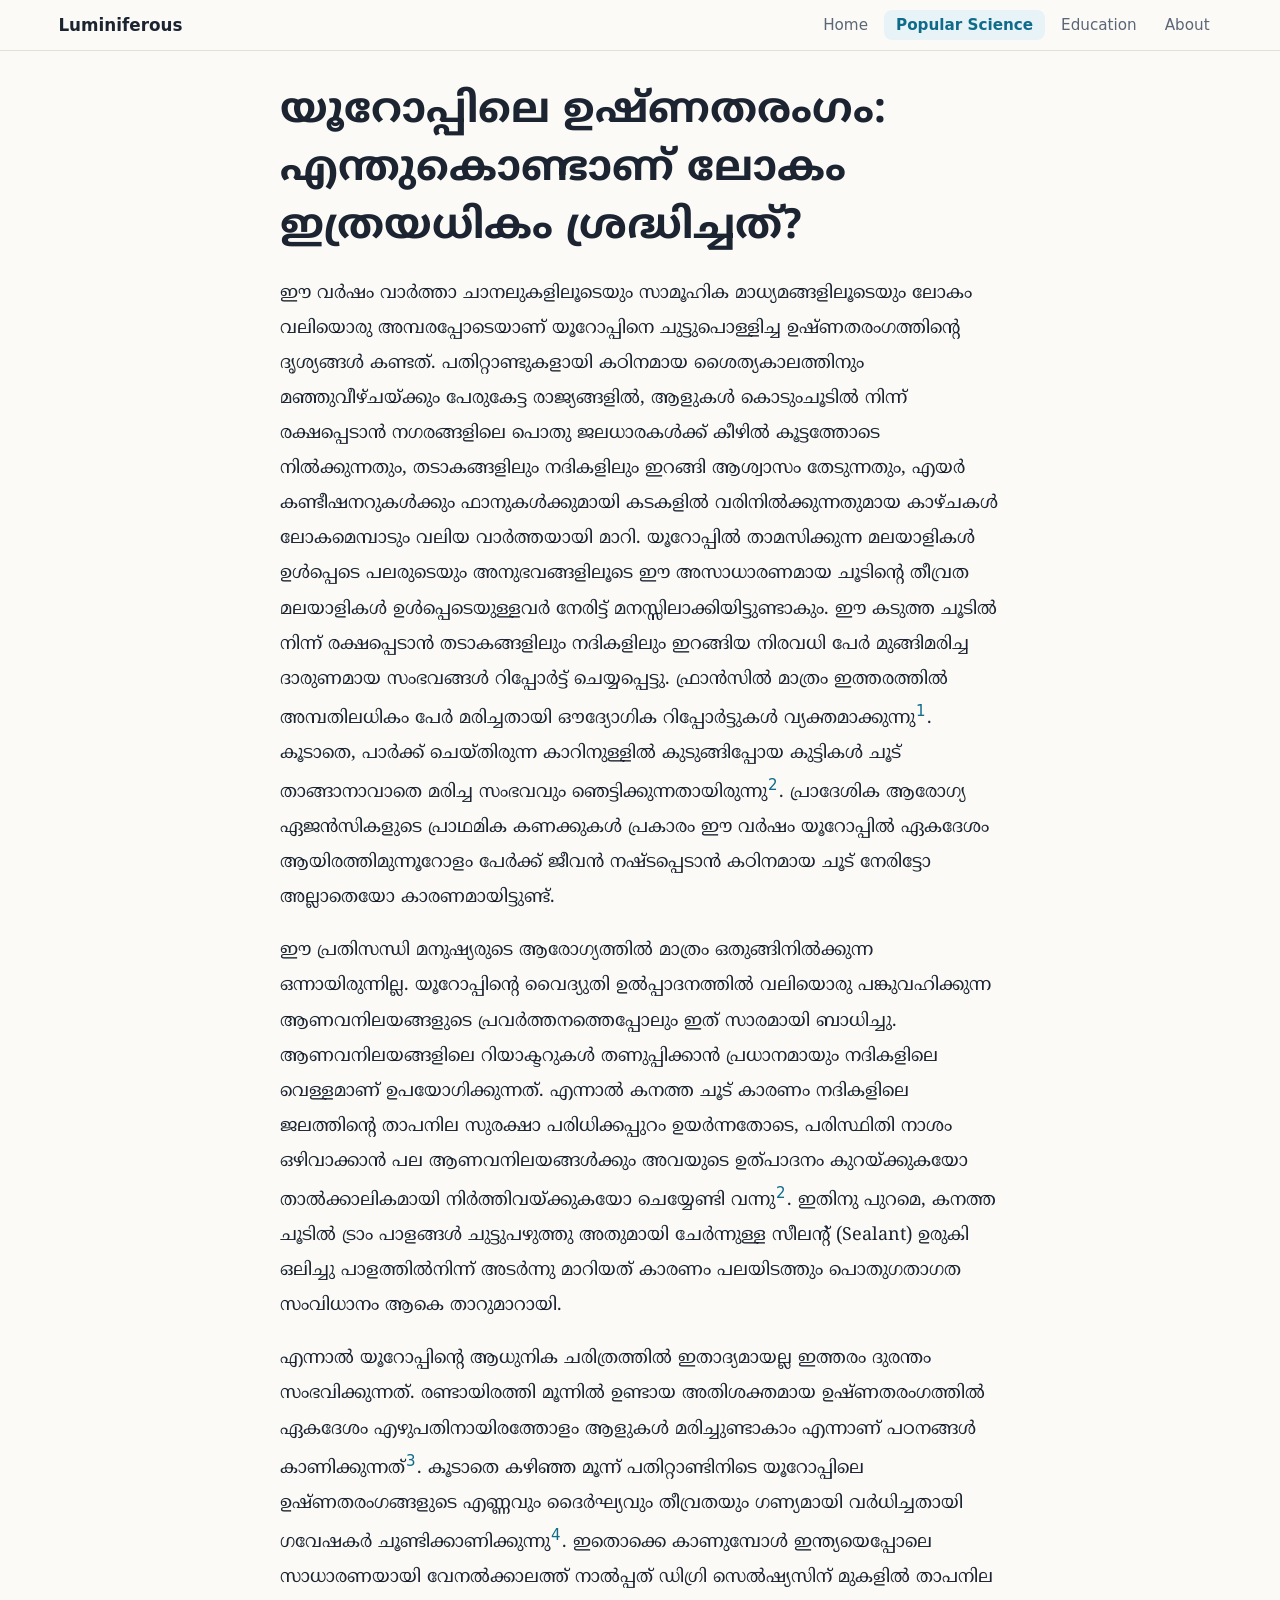
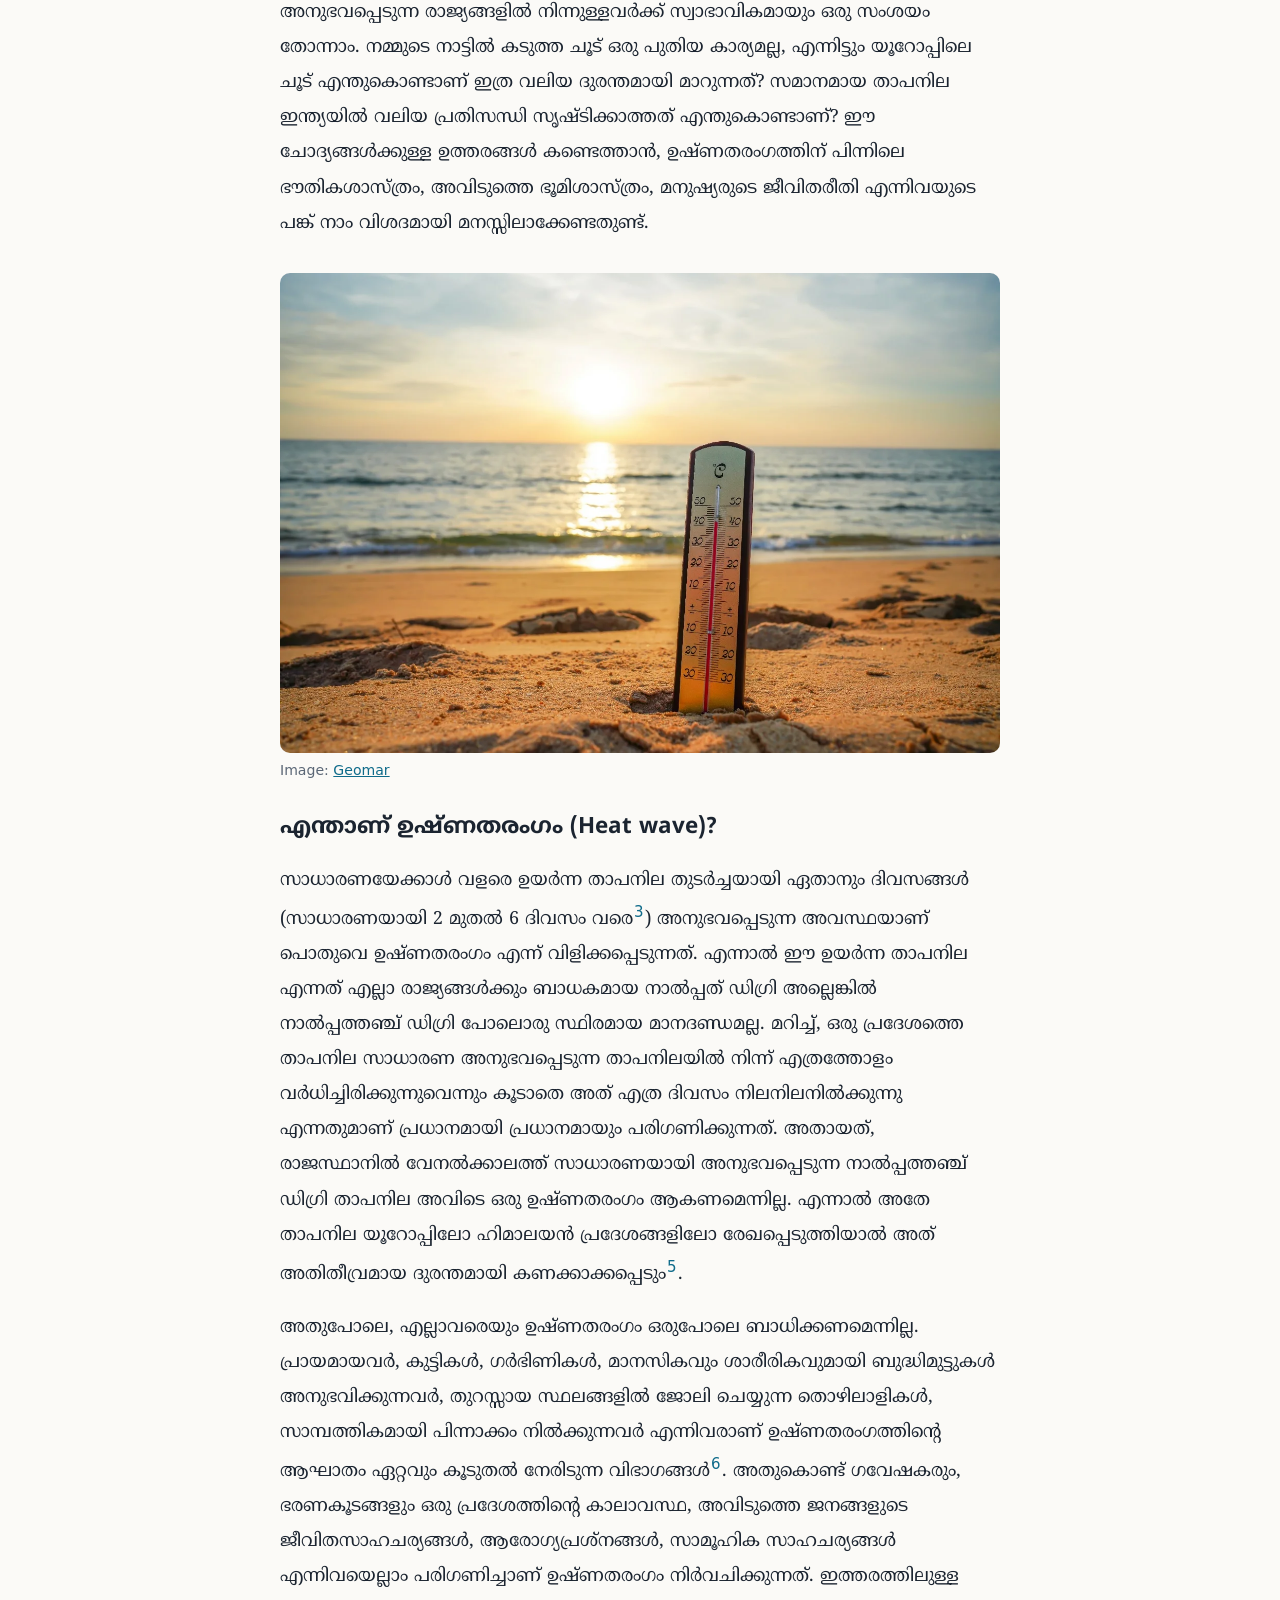
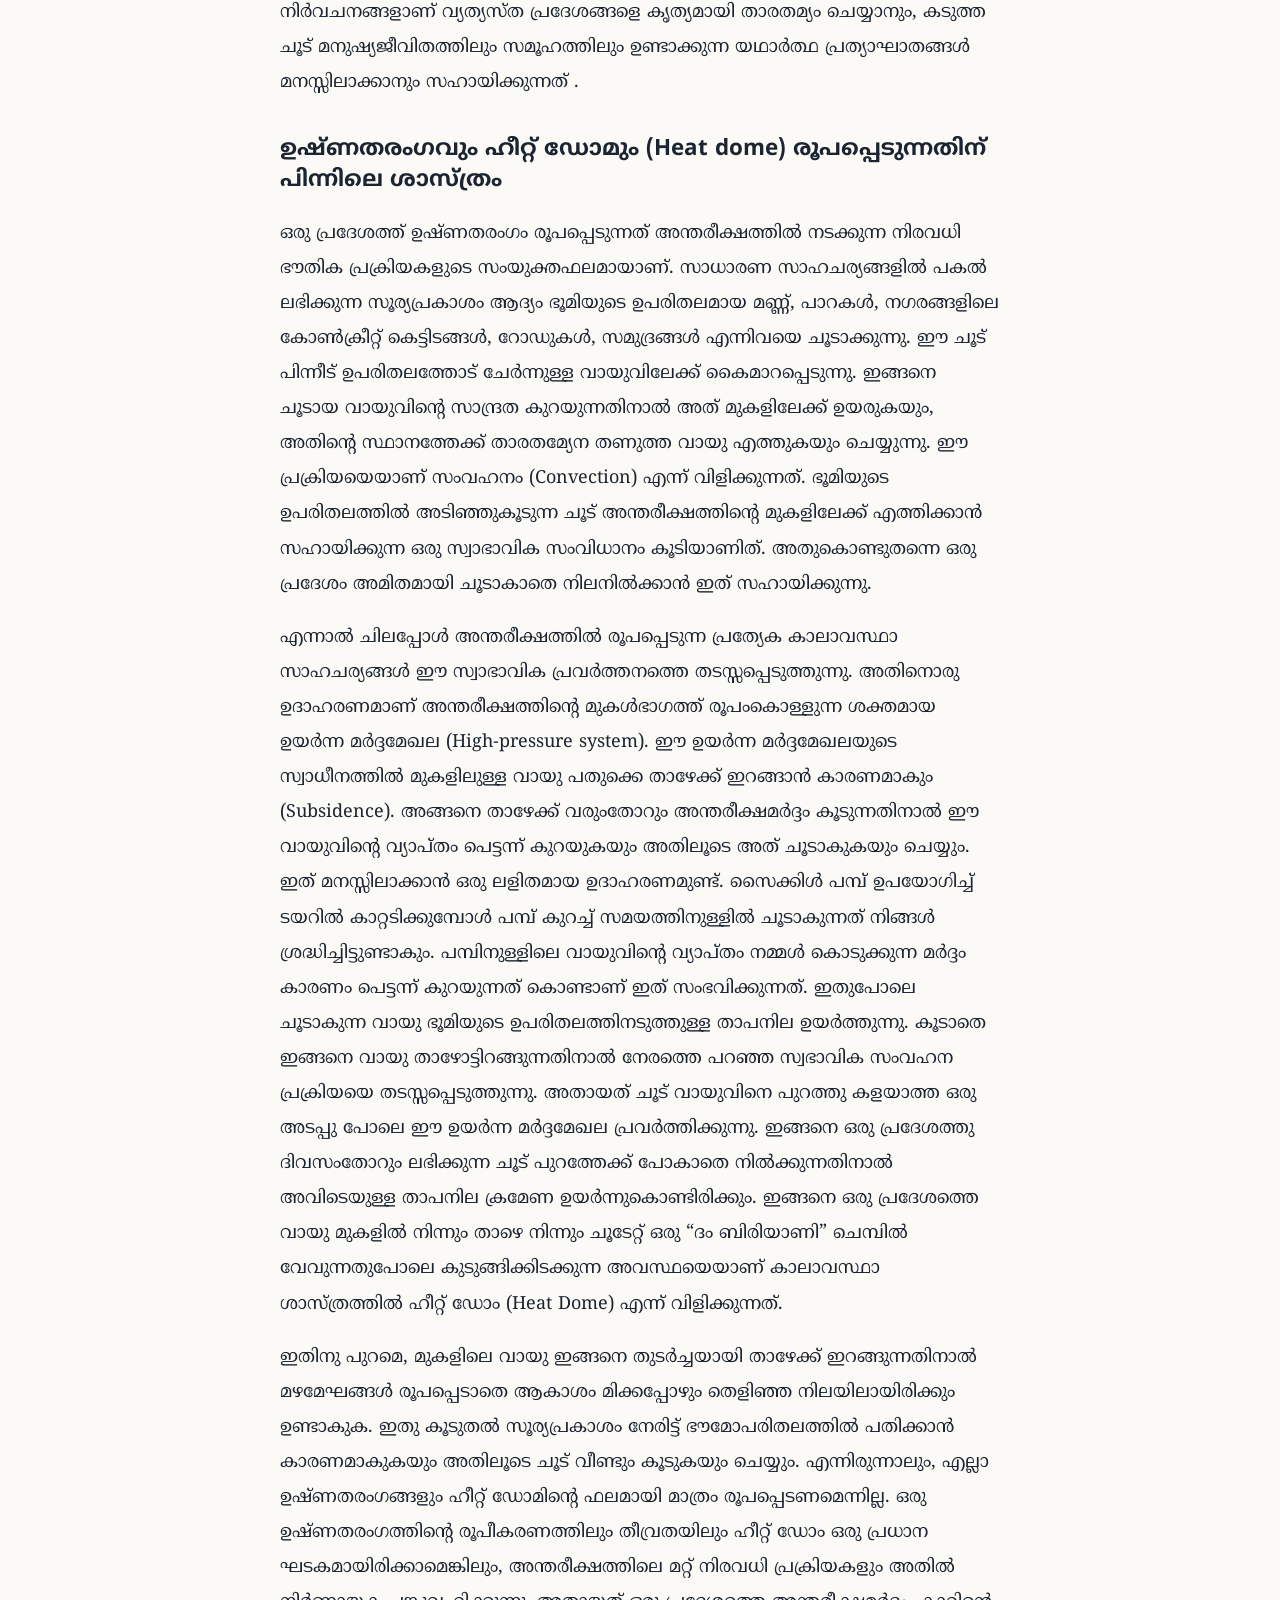
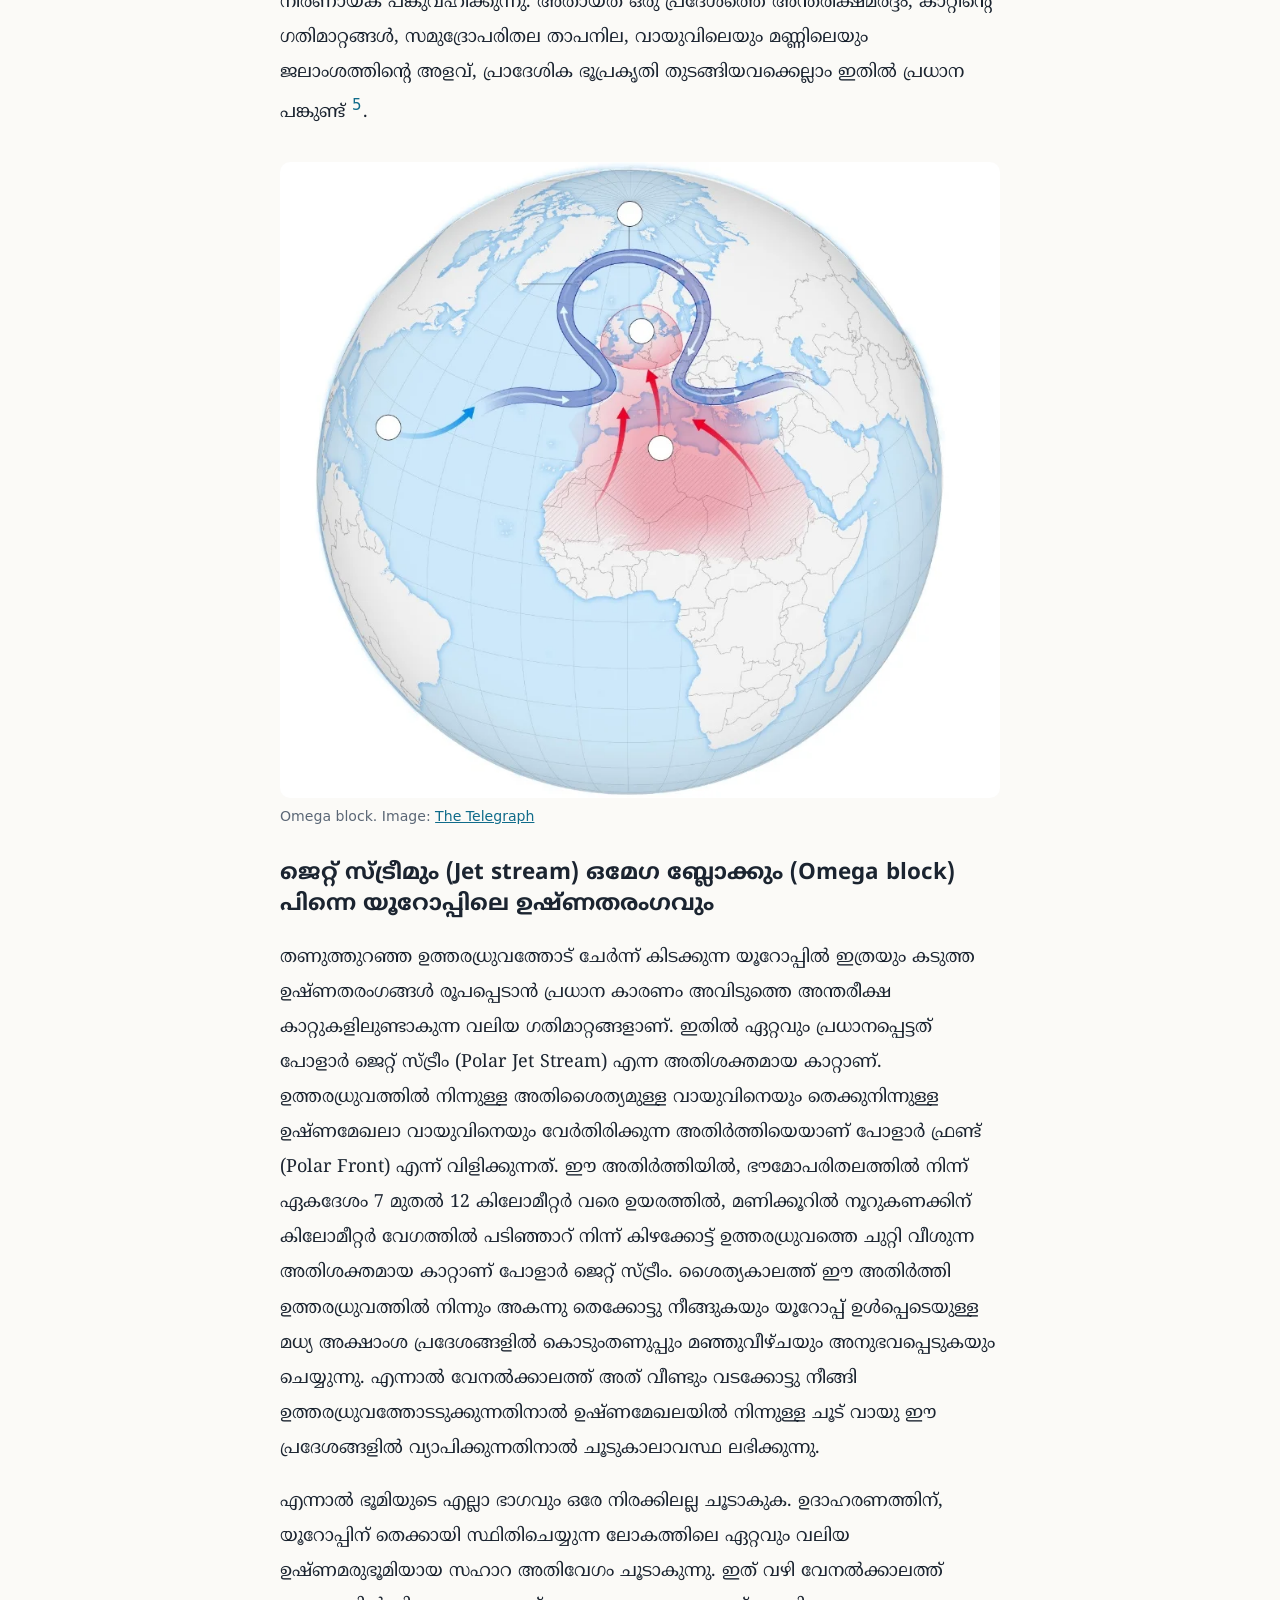
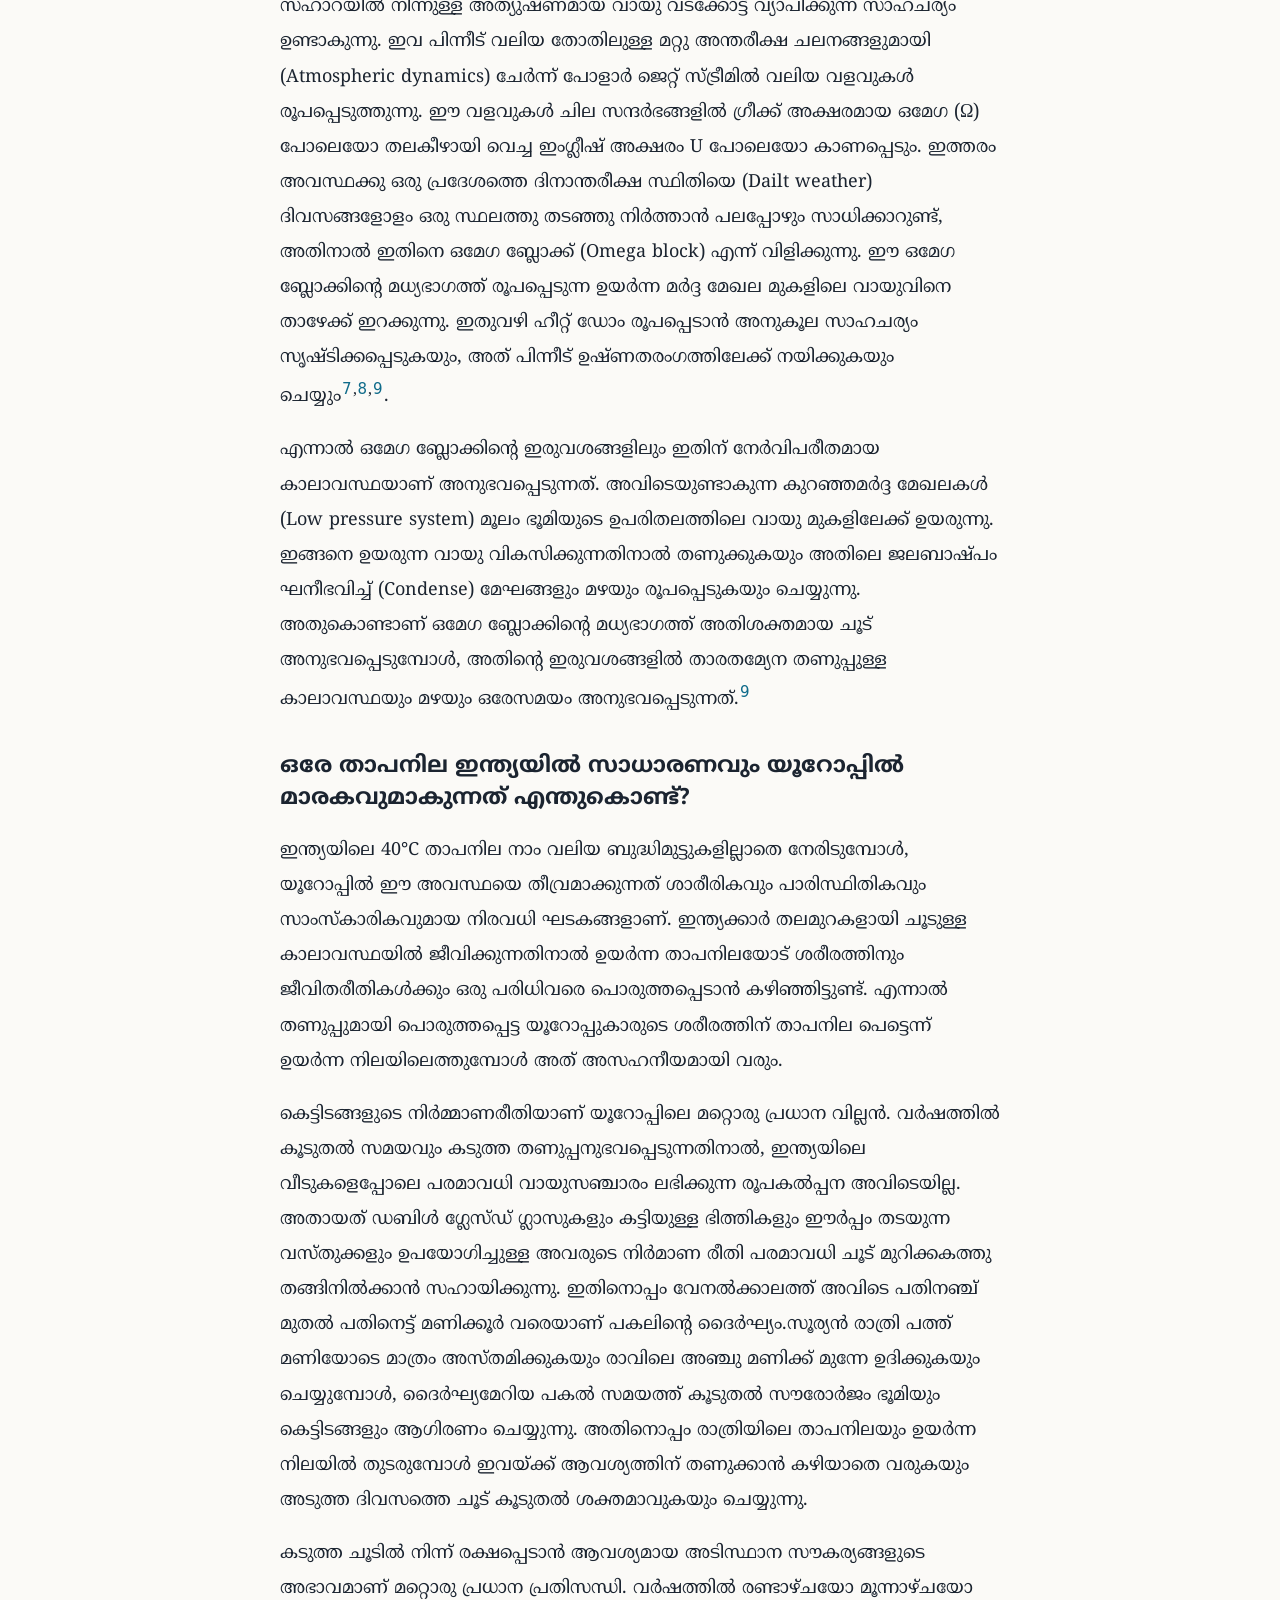
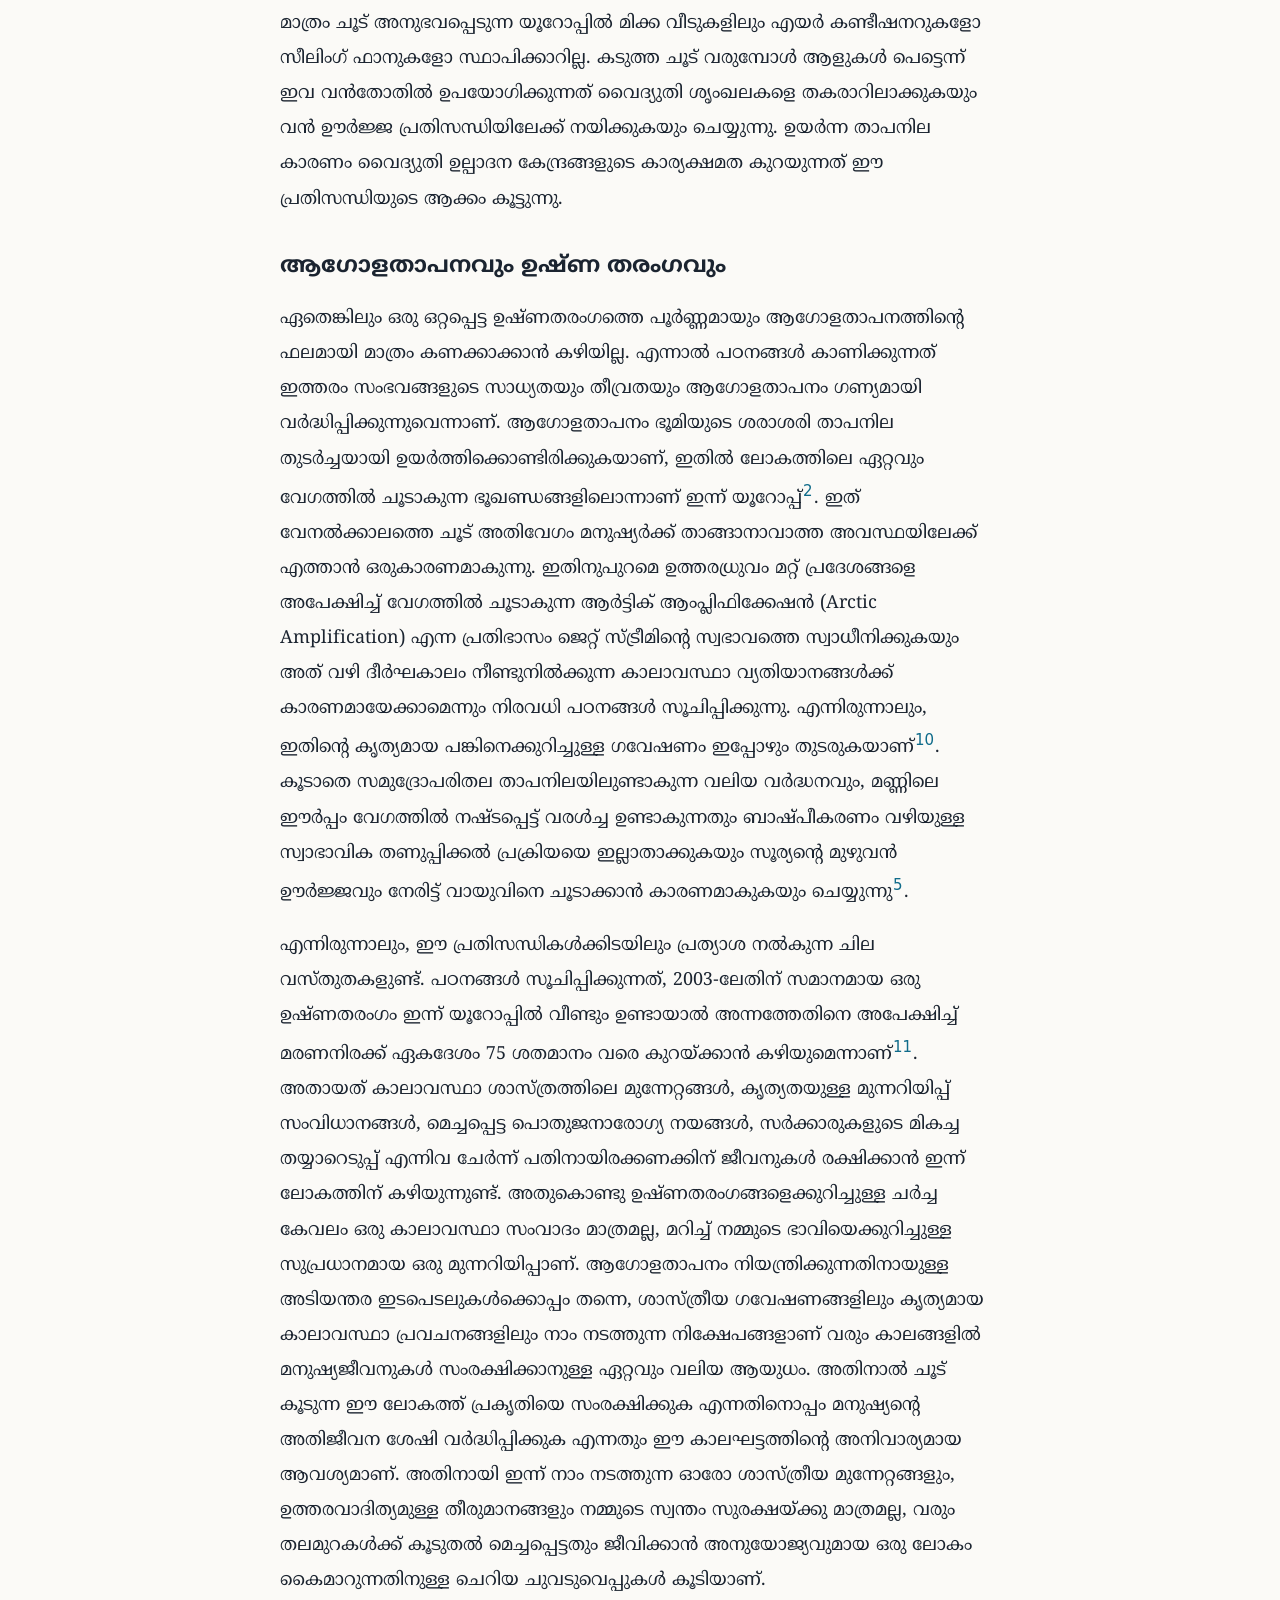
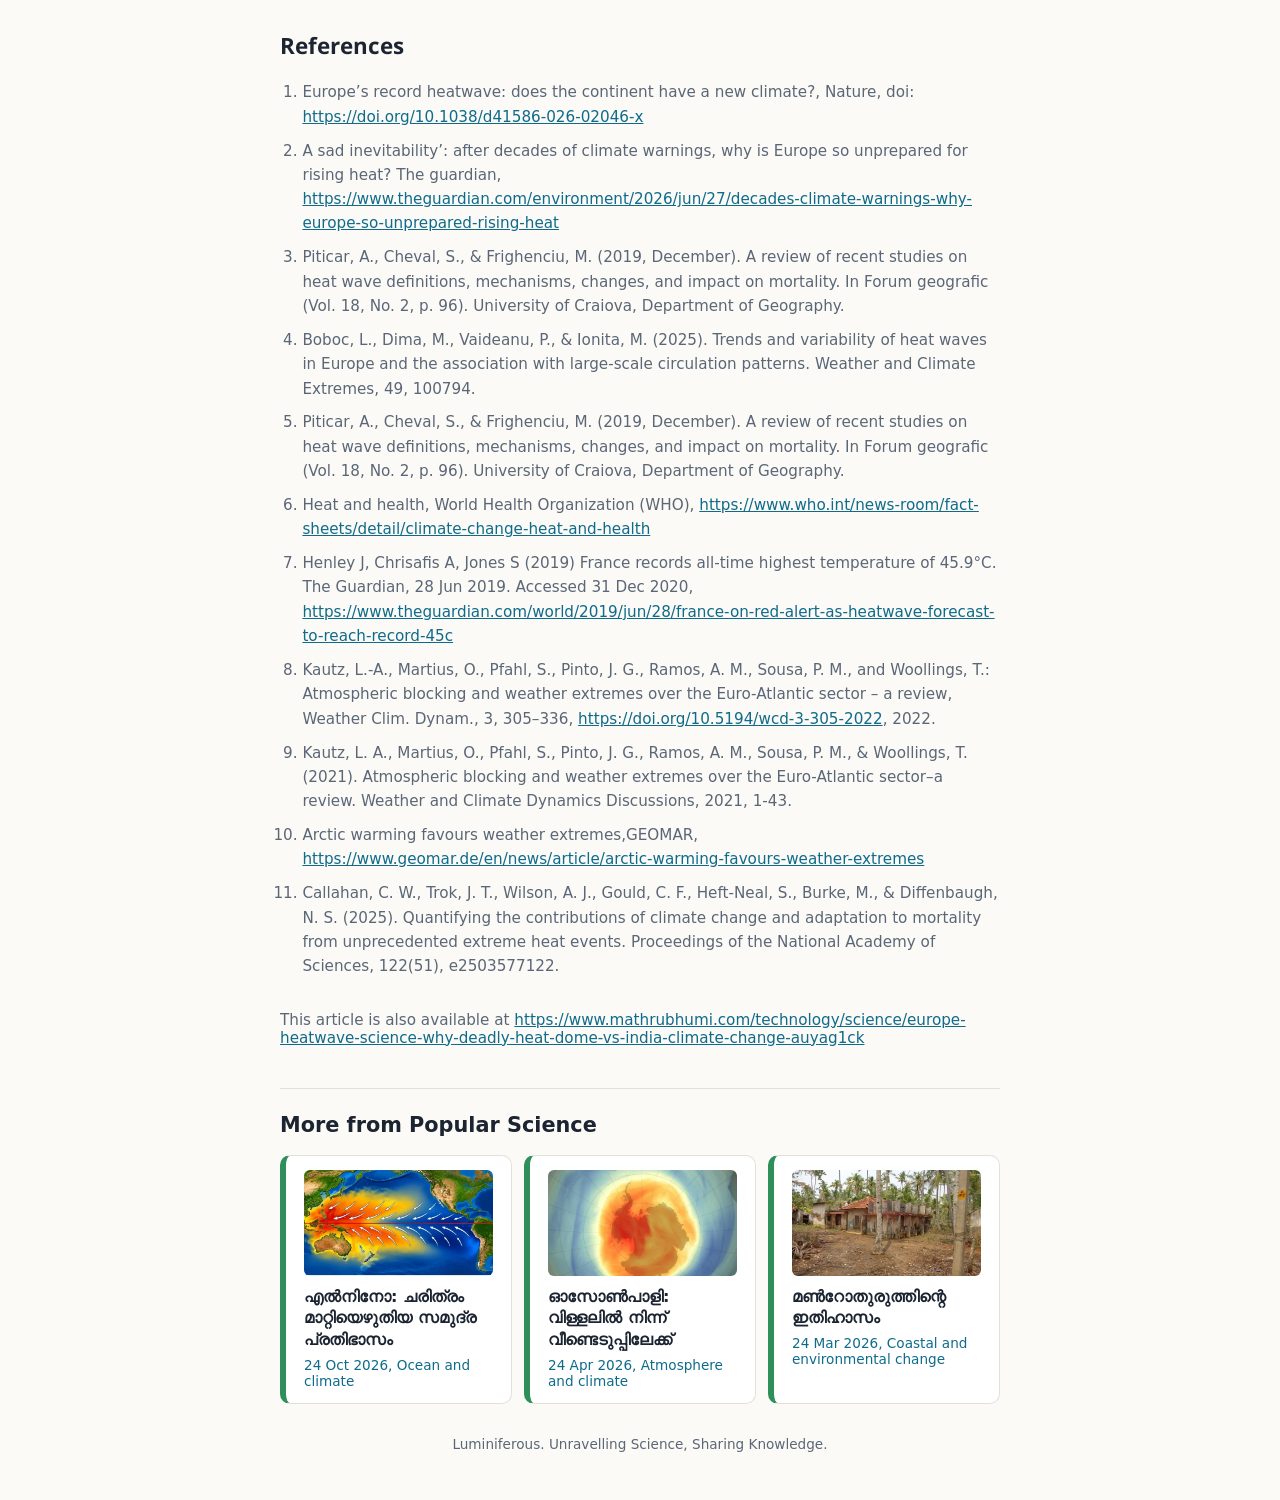
<file: articles/europe-heatwave.html>
<!DOCTYPE html>
<html lang="ml"><head><meta charset="UTF-8"><meta name="viewport" content="width=device-width, initial-scale=1">
<title>യൂറോപ്പിലെ ഉഷ്ണതരംഗം: എന്തുകൊണ്ടാണ് ലോകം ഇത്രയധികം ശ്രദ്ധിച്ചത്? | Luminiferous</title>
<meta name="description" content="ഈ വർഷം വാർത്താ ചാനലുകളിലൂടെയും സാമൂഹിക മാധ്യമങ്ങളിലൂടെയും ലോകം വലിയൊരു അമ്പരപ്പോടെയാണ് യൂറോപ്പിനെ ചുട്ടുപൊള്ളിച്ച ഉഷ്ണതരംഗത്തിന്റെ ദൃശ്യങ്ങൾ കണ്ടത്.…">
<meta property="og:type" content="article"><meta property="og:site_name" content="Luminiferous">
<meta property="og:title" content="യൂറോപ്പിലെ ഉഷ്ണതരംഗം: എന്തുകൊണ്ടാണ് ലോകം ഇത്രയധികം ശ്രദ്ധിച്ചത്?"><meta property="og:description" content="ഈ വർഷം വാർത്താ ചാനലുകളിലൂടെയും സാമൂഹിക മാധ്യമങ്ങളിലൂടെയും ലോകം വലിയൊരു അമ്പരപ്പോടെയാണ് യൂറോപ്പിനെ ചുട്ടുപൊള്ളിച്ച ഉഷ്ണതരംഗത്തിന്റെ ദൃശ്യങ്ങൾ കണ്ടത്.…">
<meta property="og:image" content="https://www.luminiferous.in/assets/share/europe-heatwave.jpg"><meta name="twitter:card" content="summary_large_image">
<link rel="preconnect" href="https://fonts.googleapis.com"><link rel="preconnect" href="https://fonts.gstatic.com" crossorigin>
<link href="https://fonts.googleapis.com/css2?family=Noto+Sans+Malayalam:wght@400;700&family=Noto+Serif+Malayalam:wght@400;700&display=swap" rel="stylesheet">
<link rel="stylesheet" href="../assets/style.css">
</head><body data-section="popular-science.html">
<div id="topbar"></div><script src="../assets/nav.js"></script>
<div class="wrap article ml">
<h1>യൂറോപ്പിലെ ഉഷ്ണതരംഗം: എന്തുകൊണ്ടാണ് ലോകം ഇത്രയധികം ശ്രദ്ധിച്ചത്?</h1>
<!-- To show an author and date, remove the comment marks around the next line:
<p class="byline">Author name, date</p> -->

<p>ഈ വർഷം വാർത്താ ചാനലുകളിലൂടെയും സാമൂഹിക മാധ്യമങ്ങളിലൂടെയും ലോകം വലിയൊരു അമ്പരപ്പോടെയാണ് യൂറോപ്പിനെ ചുട്ടുപൊള്ളിച്ച ഉഷ്ണതരംഗത്തിന്റെ ദൃശ്യങ്ങൾ കണ്ടത്. പതിറ്റാണ്ടുകളായി കഠിനമായ ശൈത്യകാലത്തിനും മഞ്ഞുവീഴ്ചയ്ക്കും പേരുകേട്ട രാജ്യങ്ങളിൽ, ആളുകൾ കൊടുംചൂടിൽ നിന്ന് രക്ഷപ്പെടാൻ നഗരങ്ങളിലെ പൊതു ജലധാരകൾക്ക് കീഴിൽ കൂട്ടത്തോടെ നിൽക്കുന്നതും, തടാകങ്ങളിലും നദികളിലും ഇറങ്ങി ആശ്വാസം തേടുന്നതും, എയർ കണ്ടീഷനറുകൾക്കും ഫാനുകൾക്കുമായി കടകളിൽ വരിനിൽക്കുന്നതുമായ കാഴ്ചകൾ ലോകമെമ്പാടും വലിയ വാർത്തയായി മാറി. യൂറോപ്പിൽ താമസിക്കുന്ന മലയാളികൾ ഉൾപ്പെടെ പലരുടെയും അനുഭവങ്ങളിലൂടെ ഈ അസാധാരണമായ ചൂടിന്റെ തീവ്രത മലയാളികൾ ഉൾപ്പെടെയുള്ളവർ നേരിട്ട് മനസ്സിലാക്കിയിട്ടുണ്ടാകും. ഈ കടുത്ത ചൂടിൽ നിന്ന് രക്ഷപ്പെടാൻ തടാകങ്ങളിലും നദികളിലും ഇറങ്ങിയ നിരവധി പേർ മുങ്ങിമരിച്ച ദാരുണമായ സംഭവങ്ങൾ റിപ്പോർട്ട് ചെയ്യപ്പെട്ടു. ഫ്രാൻസിൽ മാത്രം ഇത്തരത്തിൽ അമ്പതിലധികം പേർ മരിച്ചതായി ഔദ്യോഗിക റിപ്പോർട്ടുകൾ വ്യക്തമാക്കുന്നു<sup><a href="#ref-1">1</a></sup>. കൂടാതെ, പാർക്ക് ചെയ്തിരുന്ന കാറിനുള്ളിൽ കുടുങ്ങിപ്പോയ കുട്ടികൾ ചൂട് താങ്ങാനാവാതെ മരിച്ച സംഭവവും ഞെട്ടിക്കുന്നതായിരുന്നു<sup><a href="#ref-2">2</a></sup>. പ്രാദേശിക ആരോഗ്യ ഏജൻസികളുടെ പ്രാഥമിക കണക്കുകൾ പ്രകാരം ഈ വർഷം യൂറോപ്പിൽ ഏകദേശം ആയിരത്തിമുന്നൂറോളം പേർക്ക് ജീവൻ നഷ്ടപ്പെടാൻ കഠിനമായ ചൂട് നേരിട്ടോ അല്ലാതെയോ കാരണമായിട്ടുണ്ട്.</p>
<p>ഈ പ്രതിസന്ധി മനുഷ്യരുടെ ആരോഗ്യത്തിൽ മാത്രം ഒതുങ്ങിനിൽക്കുന്ന ഒന്നായിരുന്നില്ല. യൂറോപ്പിന്റെ വൈദ്യുതി ഉൽപ്പാദനത്തിൽ വലിയൊരു പങ്കുവഹിക്കുന്ന ആണവനിലയങ്ങളുടെ പ്രവർത്തനത്തെപ്പോലും ഇത് സാരമായി ബാധിച്ചു. ആണവനിലയങ്ങളിലെ റിയാക്ടറുകൾ തണുപ്പിക്കാൻ പ്രധാനമായും നദികളിലെ വെള്ളമാണ് ഉപയോഗിക്കുന്നത്. എന്നാൽ കനത്ത ചൂട് കാരണം നദികളിലെ ജലത്തിന്റെ താപനില സുരക്ഷാ പരിധിക്കപ്പുറം ഉയർന്നതോടെ, പരിസ്ഥിതി നാശം ഒഴിവാക്കാൻ പല ആണവനിലയങ്ങൾക്കും അവയുടെ ഉത്പാദനം കുറയ്ക്കുകയോ താൽക്കാലികമായി നിർത്തിവയ്ക്കുകയോ ചെയ്യേണ്ടി വന്നു<sup><a href="#ref-2">2</a></sup>. ഇതിനു പുറമെ, കനത്ത ചൂടിൽ ട്രാം പാളങ്ങൾ ചുട്ടുപഴുത്തു അതുമായി ചേർന്നുള്ള സീലൻ്റ് (Sealant) ഉരുകി ഒലിച്ചു പാളത്തിൽനിന്ന് അടർന്നു മാറിയത് കാരണം പലയിടത്തും പൊതുഗതാഗത സംവിധാനം ആകെ താറുമാറായി.</p>
<p>എന്നാൽ യൂറോപ്പിന്റെ ആധുനിക ചരിത്രത്തിൽ ഇതാദ്യമായല്ല ഇത്തരം ദുരന്തം സംഭവിക്കുന്നത്. രണ്ടായിരത്തി മൂന്നിൽ ഉണ്ടായ അതിശക്തമായ ഉഷ്‌ണതരംഗത്തിൽ ഏകദേശം എഴുപതിനായിരത്തോളം ആളുകൾ മരിച്ചുണ്ടാകാം എന്നാണ് പഠനങ്ങൾ കാണിക്കുന്നത്<sup><a href="#ref-3">3</a></sup>. കൂടാതെ കഴിഞ്ഞ മൂന്ന് പതിറ്റാണ്ടിനിടെ യൂറോപ്പിലെ ഉഷ്ണതരംഗങ്ങളുടെ എണ്ണവും ദൈർഘ്യവും തീവ്രതയും ഗണ്യമായി വർധിച്ചതായി ഗവേഷകർ ചൂണ്ടിക്കാണിക്കുന്നു<sup><a href="#ref-4">4</a></sup>. ഇതൊക്കെ കാണുമ്പോൾ ഇന്ത്യയെപ്പോലെ സാധാരണയായി വേനൽക്കാലത്ത് നാൽപ്പത് ഡിഗ്രി സെൽഷ്യസിന് മുകളിൽ താപനില അനുഭവപ്പെടുന്ന രാജ്യങ്ങളിൽ നിന്നുള്ളവർക്ക് സ്വാഭാവികമായും ഒരു സംശയം തോന്നാം. നമ്മുടെ നാട്ടിൽ കടുത്ത ചൂട് ഒരു പുതിയ കാര്യമല്ല, എന്നിട്ടും യൂറോപ്പിലെ ചൂട് എന്തുകൊണ്ടാണ് ഇത്ര വലിയ ദുരന്തമായി മാറുന്നത്? സമാനമായ താപനില ഇന്ത്യയിൽ വലിയ പ്രതിസന്ധി സൃഷ്ടിക്കാത്തത് എന്തുകൊണ്ടാണ്? ഈ ചോദ്യങ്ങൾക്കുള്ള ഉത്തരങ്ങൾ കണ്ടെത്താൻ, ഉഷ്ണതരംഗത്തിന് പിന്നിലെ ഭൗതികശാസ്ത്രം, അവിടുത്തെ ഭൂമിശാസ്ത്രം, മനുഷ്യരുടെ ജീവിതരീതി എന്നിവയുടെ പങ്ക് നാം വിശദമായി മനസ്സിലാക്കേണ്ടതുണ്ട്.</p>
<figure><img src="images/europe-heatwave-1.webp" alt="കടൽത്തീരത്തെ മണലിൽ, സൂര്യാസ്തമയ വേളയിൽ ഉയർന്ന താപനില കാണിക്കുന്ന തെർമോമീറ്റർ" width="1400" height="933" loading="lazy"><figcaption lang="en">Image: <a href="https://www.geomar.de/en/news/article/klimamodelle-mit-hochaufgeloestem-ozean-bilden-europaeische-hitzesommer-besser-ab">Geomar</a></figcaption></figure>
<h2>എന്താണ് ഉഷ്ണതരംഗം (Heat wave)?</h2>
<p>സാധാരണയേക്കാൾ വളരെ ഉയർന്ന താപനില തുടർച്ചയായി ഏതാനും ദിവസങ്ങൾ (സാധാരണയായി 2 മുതൽ 6 ദിവസം വരെ<sup><a href="#ref-3">3</a></sup>) അനുഭവപ്പെടുന്ന അവസ്ഥയാണ് പൊതുവെ ഉഷ്ണതരംഗം എന്ന് വിളിക്കപ്പെടുന്നത്. എന്നാൽ ഈ ഉയർന്ന താപനില എന്നത് എല്ലാ രാജ്യങ്ങൾക്കും ബാധകമായ നാൽപ്പത് ഡിഗ്രി അല്ലെങ്കിൽ നാൽപ്പത്തഞ്ച് ഡിഗ്രി പോലൊരു സ്ഥിരമായ മാനദണ്ഡമല്ല. മറിച്ച്, ഒരു പ്രദേശത്തെ താപനില സാധാരണ അനുഭവപ്പെടുന്ന താപനിലയിൽ നിന്ന് എത്രത്തോളം വർധിച്ചിരിക്കുന്നുവെന്നും കൂടാതെ അത് എത്ര ദിവസം നിലനിലനിൽക്കുന്നു എന്നതുമാണ് പ്രധാനമായി പ്രധാനമായും പരിഗണിക്കുന്നത്. അതായത്, രാജസ്ഥാനിൽ വേനൽക്കാലത്ത് സാധാരണയായി അനുഭവപ്പെടുന്ന നാൽപ്പത്തഞ്ച് ഡിഗ്രി താപനില അവിടെ ഒരു ഉഷ്ണതരംഗം ആകണമെന്നില്ല. എന്നാൽ അതേ താപനില യൂറോപ്പിലോ ഹിമാലയൻ പ്രദേശങ്ങളിലോ രേഖപ്പെടുത്തിയാൽ അത് അതിതീവ്രമായ ദുരന്തമായി കണക്കാക്കപ്പെടും<sup><a href="#ref-5">5</a></sup>.</p>
<p>അതുപോലെ, എല്ലാവരെയും ഉഷ്ണതരംഗം ഒരുപോലെ ബാധിക്കണമെന്നില്ല. പ്രായമായവർ, കുട്ടികൾ, ഗർഭിണികൾ, മാനസികവും ശാരീരികവുമായി ബുദ്ധിമുട്ടുകൾ അനുഭവിക്കുന്നവർ, തുറസ്സായ സ്ഥലങ്ങളിൽ ജോലി ചെയ്യുന്ന തൊഴിലാളികൾ, സാമ്പത്തികമായി പിന്നാക്കം നിൽക്കുന്നവർ എന്നിവരാണ് ഉഷ്ണതരംഗത്തിന്റെ ആഘാതം ഏറ്റവും കൂടുതൽ നേരിടുന്ന വിഭാഗങ്ങൾ<sup><a href="#ref-6">6</a></sup>. അതുകൊണ്ട് ഗവേഷകരും, ഭരണകൂടങ്ങളും ഒരു പ്രദേശത്തിന്റെ കാലാവസ്ഥ, അവിടുത്തെ ജനങ്ങളുടെ ജീവിതസാഹചര്യങ്ങൾ, ആരോഗ്യപ്രശ്നങ്ങൾ, സാമൂഹിക സാഹചര്യങ്ങൾ എന്നിവയെല്ലാം പരിഗണിച്ചാണ് ഉഷ്ണതരംഗം നിർവചിക്കുന്നത്. ഇത്തരത്തിലുള്ള നിർവചനങ്ങളാണ് വ്യത്യസ്ത പ്രദേശങ്ങളെ കൃത്യമായി താരതമ്യം ചെയ്യാനും, കടുത്ത ചൂട് മനുഷ്യജീവിതത്തിലും സമൂഹത്തിലും ഉണ്ടാക്കുന്ന യഥാർത്ഥ പ്രത്യാഘാതങ്ങൾ മനസ്സിലാക്കാനും സഹായിക്കുന്നത് .</p>
<h2>ഉഷ്ണതരംഗവും ഹീറ്റ് ഡോമും (Heat dome) രൂപപ്പെടുന്നതിന് പിന്നിലെ ശാസ്ത്രം</h2>
<p>ഒരു പ്രദേശത്ത് ഉഷ്ണതരംഗം രൂപപ്പെടുന്നത് അന്തരീക്ഷത്തിൽ നടക്കുന്ന നിരവധി ഭൗതിക പ്രക്രിയകളുടെ സംയുക്തഫലമായാണ്. സാധാരണ സാഹചര്യങ്ങളിൽ പകൽ ലഭിക്കുന്ന സൂര്യപ്രകാശം ആദ്യം ഭൂമിയുടെ ഉപരിതലമായ മണ്ണ്, പാറകൾ, നഗരങ്ങളിലെ കോൺക്രീറ്റ് കെട്ടിടങ്ങൾ, റോഡുകൾ, സമുദ്രങ്ങൾ എന്നിവയെ ചൂടാക്കുന്നു. ഈ ചൂട് പിന്നീട് ഉപരിതലത്തോട് ചേർന്നുള്ള വായുവിലേക്ക് കൈമാറപ്പെടുന്നു. ഇങ്ങനെ ചൂടായ വായുവിന്റെ സാന്ദ്രത കുറയുന്നതിനാൽ അത് മുകളിലേക്ക് ഉയരുകയും, അതിന്റെ സ്ഥാനത്തേക്ക് താരതമ്യേന തണുത്ത വായു എത്തുകയും ചെയ്യുന്നു. ഈ പ്രക്രിയയെയാണ് സംവഹനം (Convection) എന്ന് വിളിക്കുന്നത്. ഭൂമിയുടെ ഉപരിതലത്തിൽ അടിഞ്ഞുകൂടുന്ന ചൂട് അന്തരീക്ഷത്തിന്റെ മുകളിലേക്ക് എത്തിക്കാൻ സഹായിക്കുന്ന ഒരു സ്വാഭാവിക സംവിധാനം കൂടിയാണിത്. അതുകൊണ്ടുതന്നെ ഒരു പ്രദേശം അമിതമായി ചൂടാകാതെ നിലനിൽക്കാൻ ഇത് സഹായിക്കുന്നു.</p>
<p>എന്നാൽ ചിലപ്പോൾ അന്തരീക്ഷത്തിൽ രൂപപ്പെടുന്ന പ്രത്യേക കാലാവസ്ഥാ സാഹചര്യങ്ങൾ ഈ സ്വാഭാവിക പ്രവർത്തനത്തെ തടസ്സപ്പെടുത്തുന്നു. അതിനൊരു ഉദാഹരണമാണ് അന്തരീക്ഷത്തിന്റെ മുകൾഭാഗത്ത് രൂപംകൊള്ളുന്ന ശക്തമായ ഉയർന്ന മർദ്ദമേഖല (High-pressure system). ഈ ഉയർന്ന മർദ്ദമേഖലയുടെ സ്വാധീനത്തിൽ മുകളിലുള്ള വായു പതുക്കെ താഴേക്ക് ഇറങ്ങാൻ കാരണമാകും (Subsidence). അങ്ങനെ താഴേക്ക് വരുംതോറും അന്തരീക്ഷമർദ്ദം കൂടുന്നതിനാൽ ഈ വായുവിന്റെ വ്യാപ്തം പെട്ടന്ന് കുറയുകയും അതിലൂടെ അത് ചൂടാകുകയും ചെയ്യും. ഇത് മനസ്സിലാക്കാൻ ഒരു ലളിതമായ ഉദാഹരണമുണ്ട്. സൈക്കിൾ പമ്പ് ഉപയോഗിച്ച് ടയറിൽ കാറ്റടിക്കുമ്പോൾ പമ്പ് കുറച്ച് സമയത്തിനുള്ളിൽ ചൂടാകുന്നത് നിങ്ങൾ ശ്രദ്ധിച്ചിട്ടുണ്ടാകും. പമ്പിനുള്ളിലെ വായുവിന്റെ വ്യാപ്തം നമ്മൾ കൊടുക്കുന്ന മർദ്ദം കാരണം പെട്ടന്ന് കുറയുന്നത് കൊണ്ടാണ് ഇത് സംഭവിക്കുന്നത്. ഇതുപോലെ ചൂടാകുന്ന വായു ഭൂമിയുടെ ഉപരിതലത്തിനടുത്തുള്ള താപനില ഉയർത്തുന്നു. കൂടാതെ ഇങ്ങനെ വായു താഴോട്ടിറങ്ങുന്നതിനാൽ നേരത്തെ പറഞ്ഞ സ്വഭാവിക സംവഹന പ്രക്രിയയെ തടസ്സപ്പെടുത്തുന്നു. അതായത് ചൂട് വായുവിനെ പുറത്തു കളയാത്ത ഒരു അടപ്പു പോലെ ഈ ഉയർന്ന മർദ്ദമേഖല പ്രവർത്തിക്കുന്നു. ഇങ്ങനെ ഒരു പ്രദേശത്തു ദിവസംതോറും ലഭിക്കുന്ന ചൂട് പുറത്തേക്ക് പോകാതെ നിൽക്കുന്നതിനാൽ അവിടെയുള്ള താപനില ക്രമേണ ഉയർന്നുകൊണ്ടിരിക്കും. ഇങ്ങനെ ഒരു പ്രദേശത്തെ വായു മുകളിൽ നിന്നും താഴെ നിന്നും ചൂടേറ്റ് ഒരു “ദം ബിരിയാണി” ചെമ്പിൽ വേവുന്നതുപോലെ കുടുങ്ങിക്കിടക്കുന്ന അവസ്ഥയെയാണ് കാലാവസ്ഥാ ശാസ്ത്രത്തിൽ ഹീറ്റ് ഡോം (Heat Dome) എന്ന് വിളിക്കുന്നത്.</p>
<p>ഇതിനു പുറമെ, മുകളിലെ വായു ഇങ്ങനെ തുടർച്ചയായി താഴേക്ക് ഇറങ്ങുന്നതിനാൽ മഴമേഘങ്ങൾ രൂപപ്പെടാതെ ആകാശം മിക്കപ്പോഴും തെളിഞ്ഞ നിലയിലായിരിക്കും ഉണ്ടാകുക. ഇതു കൂടുതൽ സൂര്യപ്രകാശം നേരിട്ട് ഭൗമോപരിതലത്തിൽ പതിക്കാൻ കാരണമാകുകയും അതിലൂടെ ചൂട് വീണ്ടും കൂടുകയും ചെയ്യും. എന്നിരുന്നാലും, എല്ലാ ഉഷ്ണതരംഗങ്ങളും ഹീറ്റ് ഡോമിന്റെ ഫലമായി മാത്രം രൂപപ്പെടണമെന്നില്ല. ഒരു ഉഷ്ണതരംഗത്തിന്റെ രൂപീകരണത്തിലും തീവ്രതയിലും ഹീറ്റ് ഡോം ഒരു പ്രധാന ഘടകമായിരിക്കാമെങ്കിലും, അന്തരീക്ഷത്തിലെ മറ്റ് നിരവധി പ്രക്രിയകളും അതിൽ നിർണായക പങ്കുവഹിക്കുന്നു. അതായത് ഒരു പ്രദേശത്തെ അന്തരീക്ഷമർദ്ദം, കാറ്റിന്റെ ഗതിമാറ്റങ്ങൾ, സമുദ്രോപരിതല താപനില, വായുവിലെയും മണ്ണിലെയും ജലാംശത്തിന്റെ അളവ്, പ്രാദേശിക ഭൂപ്രകൃതി തുടങ്ങിയവക്കെല്ലാം ഇതിൽ പ്രധാന പങ്കുണ്ട് <sup><a href="#ref-5">5</a></sup>.</p>
<figure><img src="images/europe-heatwave-2.webp" alt="ഒമേഗ ബ്ലോക്കിന്റെ ഭൂപടം: ജെറ്റ് സ്ട്രീം ഒമേഗ (Ω) ആകൃതിയിൽ വളയുന്നതും സഹാറയിൽ നിന്നുള്ള ചൂടുവായു യൂറോപ്പിലേക്ക് എത്തുന്നതും" width="888" height="785" loading="lazy"><figcaption lang="en">Omega block. Image: <a href="https://www.telegraph.co.uk/world-news/2026/06/23/the-omega-block-bringing-saharan-heat-to-britain/">The Telegraph</a></figcaption></figure>
<h2>ജെറ്റ് സ്ട്രീമും (Jet stream) ഒമേഗ ബ്ലോക്കും (Omega block) പിന്നെ യൂറോപ്പിലെ ഉഷ്‌ണതരംഗവും</h2>
<p>തണുത്തുറഞ്ഞ ഉത്തരധ്രുവത്തോട് ചേർന്ന് കിടക്കുന്ന യൂറോപ്പിൽ ഇത്രയും കടുത്ത ഉഷ്ണതരംഗങ്ങൾ രൂപപ്പെടാൻ പ്രധാന കാരണം അവിടുത്തെ അന്തരീക്ഷ കാറ്റുകളിലുണ്ടാകുന്ന വലിയ ഗതിമാറ്റങ്ങളാണ്. ഇതിൽ ഏറ്റവും പ്രധാനപ്പെട്ടത് പോളാർ ജെറ്റ് സ്ട്രീം (Polar Jet Stream) എന്ന അതിശക്തമായ കാറ്റാണ്. ഉത്തരധ്രുവത്തിൽ നിന്നുള്ള അതിശൈത്യമുള്ള വായുവിനെയും തെക്കുനിന്നുള്ള ഉഷ്ണമേഖലാ വായുവിനെയും വേർതിരിക്കുന്ന അതിർത്തിയെയാണ് പോളാർ ഫ്രണ്ട് (Polar Front) എന്ന് വിളിക്കുന്നത്. ഈ അതിർത്തിയിൽ, ഭൗമോപരിതലത്തിൽ നിന്ന് ഏകദേശം 7 മുതൽ 12 കിലോമീറ്റർ വരെ ഉയരത്തിൽ, മണിക്കൂറിൽ നൂറുകണക്കിന് കിലോമീറ്റർ വേഗത്തിൽ പടിഞ്ഞാറ് നിന്ന് കിഴക്കോട്ട് ഉത്തരധ്രുവത്തെ ചുറ്റി വീശുന്ന അതിശക്തമായ കാറ്റാണ് പോളാർ ജെറ്റ് സ്ട്രീം. ശൈത്യകാലത്ത് ഈ അതിർത്തി ഉത്തരധ്രുവത്തിൽ നിന്നും അകന്നു തെക്കോട്ടു നീങ്ങുകയും യൂറോപ്പ് ഉൾപ്പെടെയുള്ള മധ്യ അക്ഷാംശ പ്രദേശങ്ങളിൽ കൊടുംതണുപ്പും മഞ്ഞുവീഴ്ചയും അനുഭവപ്പെടുകയും ചെയ്യുന്നു. എന്നാൽ വേനൽക്കാലത്ത് അത് വീണ്ടും വടക്കോട്ടു നീങ്ങി ഉത്തരധ്രുവത്തോടടുക്കുന്നതിനാൽ ഉഷ്ണമേഖലയിൽ നിന്നുള്ള ചൂട് വായു ഈ പ്രദേശങ്ങളിൽ വ്യാപിക്കുന്നതിനാൽ ചൂടുകാലാവസ്ഥ ലഭിക്കുന്നു.</p>
<p>എന്നാൽ ഭൂമിയുടെ എല്ലാ ഭാഗവും ഒരേ നിരക്കിലല്ല ചൂടാകുക. ഉദാഹരണത്തിന്, യൂറോപ്പിന് തെക്കായി സ്ഥിതിചെയ്യുന്ന ലോകത്തിലെ ഏറ്റവും വലിയ ഉഷ്ണമരുഭൂമിയായ സഹാറ അതിവേഗം ചൂടാകുന്നു. ഇത് വഴി വേനൽക്കാലത്ത് സഹാറയിൽ നിന്നുള്ള അത്യുഷ്ണമായ വായു വടക്കോട്ട് വ്യാപിക്കുന്ന സാഹചര്യം ഉണ്ടാകുന്നു. ഇവ പിന്നീട് വലിയ തോതിലുള്ള മറ്റു അന്തരീക്ഷ ചലനങ്ങളുമായി (Atmospheric dynamics) ചേർന്ന് പോളാർ ജെറ്റ് സ്ട്രീമിൽ വലിയ വളവുകൾ രൂപപ്പെടുത്തുന്നു. ഈ വളവുകൾ ചില സന്ദർഭങ്ങളിൽ ഗ്രീക്ക് അക്ഷരമായ ഒമേഗ (Ω) പോലെയോ തലകീഴായി വെച്ച ഇംഗ്ലീഷ് അക്ഷരം U പോലെയോ കാണപ്പെടും. ഇത്തരം അവസ്ഥക്കു ഒരു പ്രദേശത്തെ ദിനാന്തരീക്ഷ സ്ഥിതിയെ (Dailt weather) ദിവസങ്ങളോളം ഒരു സ്ഥലത്തു തടഞ്ഞു നിർത്താൻ പലപ്പോഴും സാധിക്കാറുണ്ട്, അതിനാൽ ഇതിനെ ഒമേഗ ബ്ലോക്ക് (Omega block) എന്ന് വിളിക്കുന്നു. ഈ ഒമേഗ ബ്ലോക്കിന്റെ മധ്യഭാഗത്ത് രൂപപ്പെടുന്ന ഉയർന്ന മർദ്ദ മേഖല മുകളിലെ വായുവിനെ താഴേക്ക് ഇറക്കുന്നു. ഇതുവഴി ഹീറ്റ് ഡോം രൂപപ്പെടാൻ അനുകൂല സാഹചര്യം സൃഷ്ടിക്കപ്പെടുകയും, അത് പിന്നീട് ഉഷ്ണതരംഗത്തിലേക്ക് നയിക്കുകയും ചെയ്യും<sup><a href="#ref-7">7</a>,<a href="#ref-8">8</a>,<a href="#ref-9">9</a></sup>.</p>
<p>എന്നാൽ ഒമേഗ ബ്ലോക്കിന്റെ ഇരുവശങ്ങളിലും ഇതിന് നേർവിപരീതമായ കാലാവസ്ഥയാണ് അനുഭവപ്പെടുന്നത്. അവിടെയുണ്ടാകുന്ന കുറഞ്ഞമർദ്ദ മേഖലകൾ (Low pressure system) മൂലം ഭൂമിയുടെ ഉപരിതലത്തിലെ വായു മുകളിലേക്ക് ഉയരുന്നു. ഇങ്ങനെ ഉയരുന്ന വായു വികസിക്കുന്നതിനാൽ തണുക്കുകയും അതിലെ ജലബാഷ്പം ഘനീഭവിച്ച് (Condense) മേഘങ്ങളും മഴയും രൂപപ്പെടുകയും ചെയ്യുന്നു. അതുകൊണ്ടാണ് ഒമേഗ ബ്ലോക്കിന്റെ മധ്യഭാഗത്ത് അതിശക്തമായ ചൂട് അനുഭവപ്പെടുമ്പോൾ, അതിന്റെ ഇരുവശങ്ങളിൽ താരതമ്യേന തണുപ്പുള്ള കാലാവസ്ഥയും മഴയും ഒരേസമയം അനുഭവപ്പെടുന്നത്.<sup><a href="#ref-9">9</a></sup></p>
<h2>ഒരേ താപനില ഇന്ത്യയിൽ സാധാരണവും യൂറോപ്പിൽ മാരകവുമാകുന്നത് എന്തുകൊണ്ട്?</h2>
<p>ഇന്ത്യയിലെ 40°C താപനില നാം വലിയ ബുദ്ധിമുട്ടുകളില്ലാതെ നേരിടുമ്പോൾ, യൂറോപ്പിൽ ഈ അവസ്ഥയെ തീവ്രമാക്കുന്നത് ശാരീരികവും പാരിസ്ഥിതികവും സാംസ്കാരികവുമായ നിരവധി ഘടകങ്ങളാണ്. ഇന്ത്യക്കാർ തലമുറകളായി ചൂടുള്ള കാലാവസ്ഥയിൽ ജീവിക്കുന്നതിനാൽ ഉയർന്ന താപനിലയോട് ശരീരത്തിനും ജീവിതരീതികൾക്കും ഒരു പരിധിവരെ പൊരുത്തപ്പെടാൻ കഴിഞ്ഞിട്ടുണ്ട്. എന്നാൽ തണുപ്പുമായി പൊരുത്തപ്പെട്ട യൂറോപ്പുകാരുടെ ശരീരത്തിന് താപനില പെട്ടെന്ന് ഉയർന്ന നിലയിലെത്തുമ്പോൾ അത് അസഹനീയമായി വരും.</p>
<p>കെട്ടിടങ്ങളുടെ നിർമ്മാണരീതിയാണ് യൂറോപ്പിലെ മറ്റൊരു പ്രധാന വില്ലൻ. വർഷത്തിൽ കൂടുതൽ സമയവും കടുത്ത തണുപ്പനുഭവപ്പെടുന്നതിനാൽ, ഇന്ത്യയിലെ വീടുകളെപ്പോലെ പരമാവധി വായുസഞ്ചാരം ലഭിക്കുന്ന രൂപകൽപ്പന അവിടെയില്ല. അതായത് ഡബിൾ ഗ്ലേസ്ഡ് ഗ്ലാസുകളും കട്ടിയുള്ള ഭിത്തികളും ഈർപ്പം തടയുന്ന വസ്തുക്കളും ഉപയോഗിച്ചുള്ള അവരുടെ നിർമാണ രീതി പരമാവധി ചൂട് മുറിക്കകത്തു തങ്ങിനിൽക്കാൻ സഹായിക്കുന്നു. ഇതിനൊപ്പം വേനൽക്കാലത്ത് അവിടെ പതിനഞ്ച് മുതൽ പതിനെട്ട് മണിക്കൂർ വരെയാണ് പകലിന്റെ ദൈർഘ്യം.സൂര്യൻ രാത്രി പത്ത് മണിയോടെ മാത്രം അസ്തമിക്കുകയും രാവിലെ അഞ്ചു മണിക്ക് മുന്നേ ഉദിക്കുകയും ചെയ്യുമ്പോൾ, ദൈർഘ്യമേറിയ പകൽ സമയത്ത് കൂടുതൽ സൗരോർജം ഭൂമിയും കെട്ടിടങ്ങളും ആഗിരണം ചെയ്യുന്നു. അതിനൊപ്പം രാത്രിയിലെ താപനിലയും ഉയർന്ന നിലയിൽ തുടരുമ്പോൾ ഇവയ്ക്ക് ആവശ്യത്തിന് തണുക്കാൻ കഴിയാതെ വരുകയും അടുത്ത ദിവസത്തെ ചൂട് കൂടുതൽ ശക്തമാവുകയും ചെയ്യുന്നു.</p>
<p>കടുത്ത ചൂടിൽ നിന്ന് രക്ഷപ്പെടാൻ ആവശ്യമായ അടിസ്ഥാന സൗകര്യങ്ങളുടെ അഭാവമാണ് മറ്റൊരു പ്രധാന പ്രതിസന്ധി. വർഷത്തിൽ രണ്ടാഴ്ചയോ മൂന്നാഴ്ചയോ മാത്രം ചൂട് അനുഭവപ്പെടുന്ന യൂറോപ്പിൽ മിക്ക വീടുകളിലും എയർ കണ്ടീഷനറുകളോ സീലിംഗ് ഫാനുകളോ സ്ഥാപിക്കാറില്ല. കടുത്ത ചൂട് വരുമ്പോൾ ആളുകൾ പെട്ടെന്ന് ഇവ വൻതോതിൽ ഉപയോഗിക്കുന്നത് വൈദ്യുതി ശൃംഖലകളെ തകരാറിലാക്കുകയും വൻ ഊർജ്ജ പ്രതിസന്ധിയിലേക്ക് നയിക്കുകയും ചെയ്യുന്നു. ഉയർന്ന താപനില കാരണം വൈദ്യുതി ഉല്പാദന കേന്ദ്രങ്ങളുടെ കാര്യക്ഷമത കുറയുന്നത് ഈ പ്രതിസന്ധിയുടെ ആക്കം കൂട്ടുന്നു.</p>
<h2>ആഗോളതാപനവും ഉഷ്ണ തരംഗവും</h2>
<p>ഏതെങ്കിലും ഒരു ഒറ്റപ്പെട്ട ഉഷ്ണതരംഗത്തെ പൂർണ്ണമായും ആഗോളതാപനത്തിന്റെ ഫലമായി മാത്രം കണക്കാക്കാൻ കഴിയില്ല. എന്നാൽ പഠനങ്ങൾ കാണിക്കുന്നത് ഇത്തരം സംഭവങ്ങളുടെ സാധ്യതയും തീവ്രതയും ആഗോളതാപനം ഗണ്യമായി വർദ്ധിപ്പിക്കുന്നുവെന്നാണ്. ആഗോളതാപനം ഭൂമിയുടെ ശരാശരി താപനില തുടർച്ചയായി ഉയർത്തിക്കൊണ്ടിരിക്കുകയാണ്, ഇതിൽ ലോകത്തിലെ ഏറ്റവും വേഗത്തിൽ ചൂടാകുന്ന ഭൂഖണ്ഡങ്ങളിലൊന്നാണ് ഇന്ന് യൂറോപ്പ്<sup><a href="#ref-2">2</a></sup>. ഇത് വേനൽക്കാലത്തെ ചൂട് അതിവേഗം മനുഷ്യർക്ക് താങ്ങാനാവാത്ത അവസ്ഥയിലേക്ക് എത്താൻ ഒരുകാരണമാകുന്നു. ഇതിനുപുറമെ ഉത്തരധ്രുവം മറ്റ് പ്രദേശങ്ങളെ അപേക്ഷിച്ച് വേഗത്തിൽ ചൂടാകുന്ന ആർട്ടിക് ആംപ്ലിഫിക്കേഷൻ (Arctic Amplification) എന്ന പ്രതിഭാസം ജെറ്റ് സ്ട്രീമിന്റെ സ്വഭാവത്തെ സ്വാധീനിക്കുകയും അത് വഴി ദീർഘകാലം നീണ്ടുനിൽക്കുന്ന കാലാവസ്ഥാ വ്യതിയാനങ്ങൾക്ക് കാരണമായേക്കാമെന്നും നിരവധി പഠനങ്ങൾ സൂചിപ്പിക്കുന്നു. എന്നിരുന്നാലും, ഇതിന്റെ കൃത്യമായ പങ്കിനെക്കുറിച്ചുള്ള ഗവേഷണം ഇപ്പോഴും തുടരുകയാണ്<sup><a href="#ref-10">10</a></sup>. കൂടാതെ സമുദ്രോപരിതല താപനിലയിലുണ്ടാകുന്ന വലിയ വർദ്ധനവും, മണ്ണിലെ ഈർപ്പം വേഗത്തിൽ നഷ്ടപ്പെട്ട് വരൾച്ച ഉണ്ടാകുന്നതും ബാഷ്പീകരണം വഴിയുള്ള സ്വാഭാവിക തണുപ്പിക്കൽ പ്രക്രിയയെ ഇല്ലാതാക്കുകയും സൂര്യന്റെ മുഴുവൻ ഊർജ്ജവും നേരിട്ട് വായുവിനെ ചൂടാക്കാൻ കാരണമാകുകയും ചെയ്യുന്നു<sup><a href="#ref-5">5</a></sup>.</p>
<p>എന്നിരുന്നാലും, ഈ പ്രതിസന്ധികൾക്കിടയിലും പ്രത്യാശ നൽകുന്ന ചില വസ്തുതകളുണ്ട്. പഠനങ്ങൾ സൂചിപ്പിക്കുന്നത്, 2003-ലേതിന് സമാനമായ ഒരു ഉഷ്ണതരംഗം ഇന്ന് യൂറോപ്പിൽ വീണ്ടും ഉണ്ടായാൽ അന്നത്തേതിനെ അപേക്ഷിച്ച് മരണനിരക്ക് ഏകദേശം 75 ശതമാനം വരെ കുറയ്ക്കാൻ കഴിയുമെന്നാണ്<sup><a href="#ref-11">11</a></sup>. അതായത് കാലാവസ്ഥാ ശാസ്ത്രത്തിലെ മുന്നേറ്റങ്ങൾ, കൃത്യതയുള്ള മുന്നറിയിപ്പ് സംവിധാനങ്ങൾ, മെച്ചപ്പെട്ട പൊതുജനാരോഗ്യ നയങ്ങൾ, സർക്കാരുകളുടെ മികച്ച തയ്യാറെടുപ്പ് എന്നിവ ചേർന്ന് പതിനായിരക്കണക്കിന് ജീവനുകൾ രക്ഷിക്കാൻ ഇന്ന് ലോകത്തിന് കഴിയുന്നുണ്ട്. അതുകൊണ്ടു ഉഷ്ണതരംഗങ്ങളെക്കുറിച്ചുള്ള ചർച്ച കേവലം ഒരു കാലാവസ്ഥാ സംവാദം മാത്രമല്ല, മറിച്ച് നമ്മുടെ ഭാവിയെക്കുറിച്ചുള്ള സുപ്രധാനമായ ഒരു മുന്നറിയിപ്പാണ്. ആഗോളതാപനം നിയന്ത്രിക്കുന്നതിനായുള്ള അടിയന്തര ഇടപെടലുകൾക്കൊപ്പം തന്നെ, ശാസ്ത്രീയ ഗവേഷണങ്ങളിലും കൃത്യമായ കാലാവസ്ഥാ പ്രവചനങ്ങളിലും നാം നടത്തുന്ന നിക്ഷേപങ്ങളാണ് വരും കാലങ്ങളിൽ മനുഷ്യജീവനുകൾ സംരക്ഷിക്കാനുള്ള ഏറ്റവും വലിയ ആയുധം. അതിനാൽ ചൂട് കൂടുന്ന ഈ ലോകത്ത് പ്രകൃതിയെ സംരക്ഷിക്കുക എന്നതിനൊപ്പം മനുഷ്യന്റെ അതിജീവന ശേഷി വർദ്ധിപ്പിക്കുക എന്നതും ഈ കാലഘട്ടത്തിന്റെ അനിവാര്യമായ ആവശ്യമാണ്. അതിനായി ഇന്ന് നാം നടത്തുന്ന ഓരോ ശാസ്ത്രീയ മുന്നേറ്റങ്ങളും, ഉത്തരവാദിത്യമുള്ള തീരുമാനങ്ങളും നമ്മുടെ സ്വന്തം സുരക്ഷയ്ക്കു മാത്രമല്ല, വരും തലമുറകൾക്ക് കൂടുതൽ മെച്ചപ്പെട്ടതും ജീവിക്കാൻ അനുയോജ്യവുമായ ഒരു ലോകം കൈമാറുന്നതിനുള്ള ചെറിയ ചുവടുവെപ്പുകൾ കൂടിയാണ്.</p>
<h2 id="references" lang="en">References</h2>
<ol class="refs" lang="en">
<li id="ref-1">Europe’s record heatwave: does the continent have a new climate?, Nature, doi: <a href="https://doi.org/10.1038/d41586-026-02046-x">https://doi.org/10.1038/d41586-026-02046-x</a></li>
<li id="ref-2">A sad inevitability’: after decades of climate warnings, why is Europe so unprepared for rising heat? The guardian, <a href="https://www.theguardian.com/environment/2026/jun/27/decades-climate-warnings-why-europe-so-unprepared-rising-heat">https://www.theguardian.com/environment/2026/jun/27/decades-climate-warnings-why-europe-so-unprepared-rising-heat</a></li>
<li id="ref-3">Piticar, A., Cheval, S., &amp; Frighenciu, M. (2019, December). A review of recent studies on heat wave definitions, mechanisms, changes, and impact on mortality. In Forum geografic (Vol. 18, No. 2, p. 96). University of Craiova, Department of Geography.</li>
<li id="ref-4">Boboc, L., Dima, M., Vaideanu, P., &amp; Ionita, M. (2025). Trends and variability of heat waves in Europe and the association with large-scale circulation patterns. Weather and Climate Extremes, 49, 100794.</li>
<li id="ref-5">Piticar, A., Cheval, S., &amp; Frighenciu, M. (2019, December). A review of recent studies on heat wave definitions, mechanisms, changes, and impact on mortality. In Forum geografic (Vol. 18, No. 2, p. 96). University of Craiova, Department of Geography.</li>
<li id="ref-6">Heat and health, World Health Organization (WHO), <a href="https://www.who.int/news-room/fact-sheets/detail/climate-change-heat-and-health">https://www.who.int/news-room/fact-sheets/detail/climate-change-heat-and-health</a></li>
<li id="ref-7">Henley J, Chrisafis A, Jones S (2019) France records all-time highest temperature of 45.9°C. The Guardian, 28 Jun 2019. Accessed 31 Dec 2020, <a href="https://www.theguardian.com/world/2019/jun/28/france-on-red-alert-as-heatwave-forecast-to-reach-record-45c">https://www.theguardian.com/world/2019/jun/28/france-on-red-alert-as-heatwave-forecast-to-reach-record-45c</a></li>
<li id="ref-8">Kautz, L.-A., Martius, O., Pfahl, S., Pinto, J. G., Ramos, A. M., Sousa, P. M., and Woollings, T.: Atmospheric blocking and weather extremes over the Euro-Atlantic sector – a review, Weather Clim. Dynam., 3, 305–336, <a href="https://doi.org/10.5194/wcd-3-305-2022">https://doi.org/10.5194/wcd-3-305-2022</a>, 2022.</li>
<li id="ref-9">Kautz, L. A., Martius, O., Pfahl, S., Pinto, J. G., Ramos, A. M., Sousa, P. M., &amp; Woollings, T. (2021). Atmospheric blocking and weather extremes over the Euro-Atlantic sector–a review. Weather and Climate Dynamics Discussions, 2021, 1-43.</li>
<li id="ref-10">Arctic warming favours weather extremes,GEOMAR, <a href="https://www.geomar.de/en/news/article/arctic-warming-favours-weather-extremes">https://www.geomar.de/en/news/article/arctic-warming-favours-weather-extremes</a></li>
<li id="ref-11">Callahan, C. W., Trok, J. T., Wilson, A. J., Gould, C. F., Heft-Neal, S., Burke, M., &amp; Diffenbaugh, N. S. (2025). Quantifying the contributions of climate change and adaptation to mortality from unprecedented extreme heat events. Proceedings of the National Academy of Sciences, 122(51), e2503577122.</li>
</ol>
<p class="note" lang="en">This article is also available at <a href="https://www.mathrubhumi.com/technology/science/europe-heatwave-science-why-deadly-heat-dome-vs-india-climate-change-auyag1ck">https://www.mathrubhumi.com/technology/science/europe-heatwave-science-why-deadly-heat-dome-vs-india-climate-change-auyag1ck</a></p>
</div>
<section class="wrap more">
<h2>More from Popular Science</h2>
<div data-list="popular-science" data-exclude-self data-limit="3" style="--c:#2f8f5b"></div>
</section>
<footer>Luminiferous. Unravelling Science, Sharing Knowledge.</footer>
<script src="../assets/content.js"></script><script src="../assets/lists.js"></script>
</body></html>
</file>
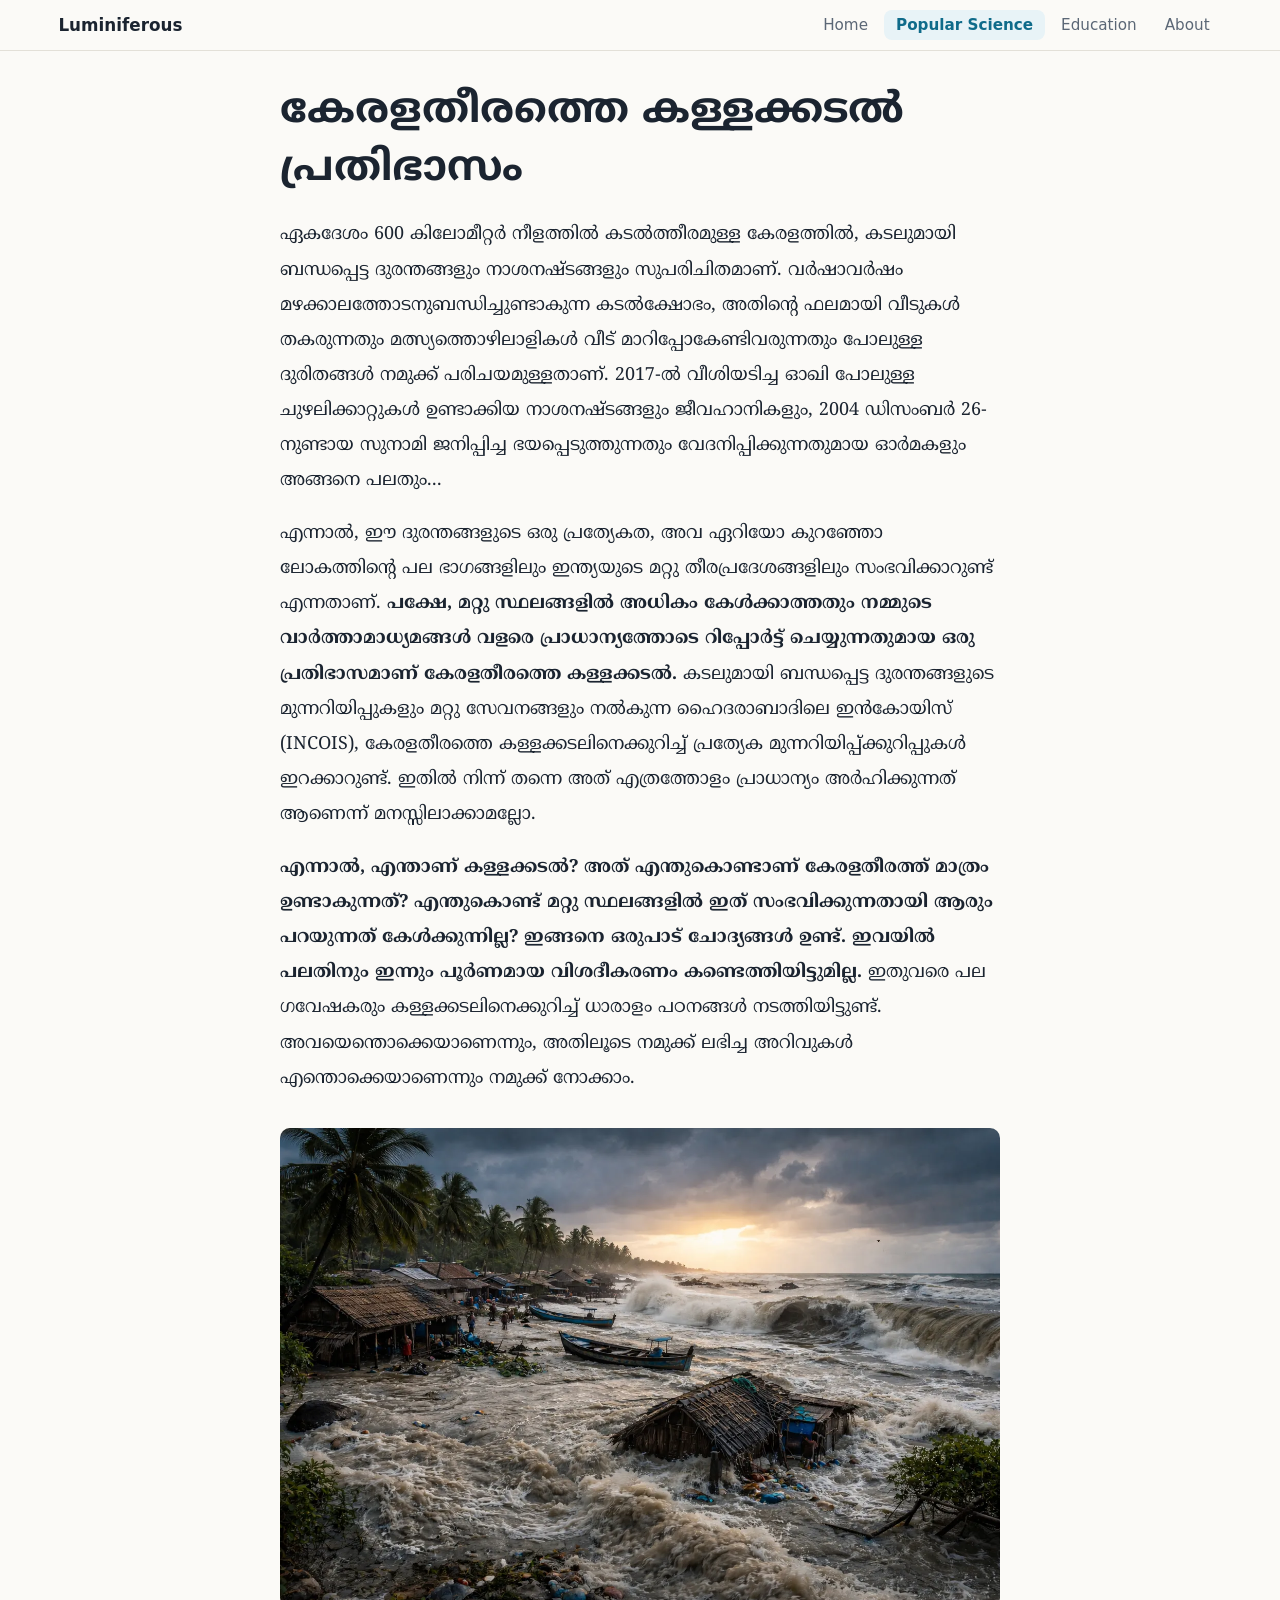
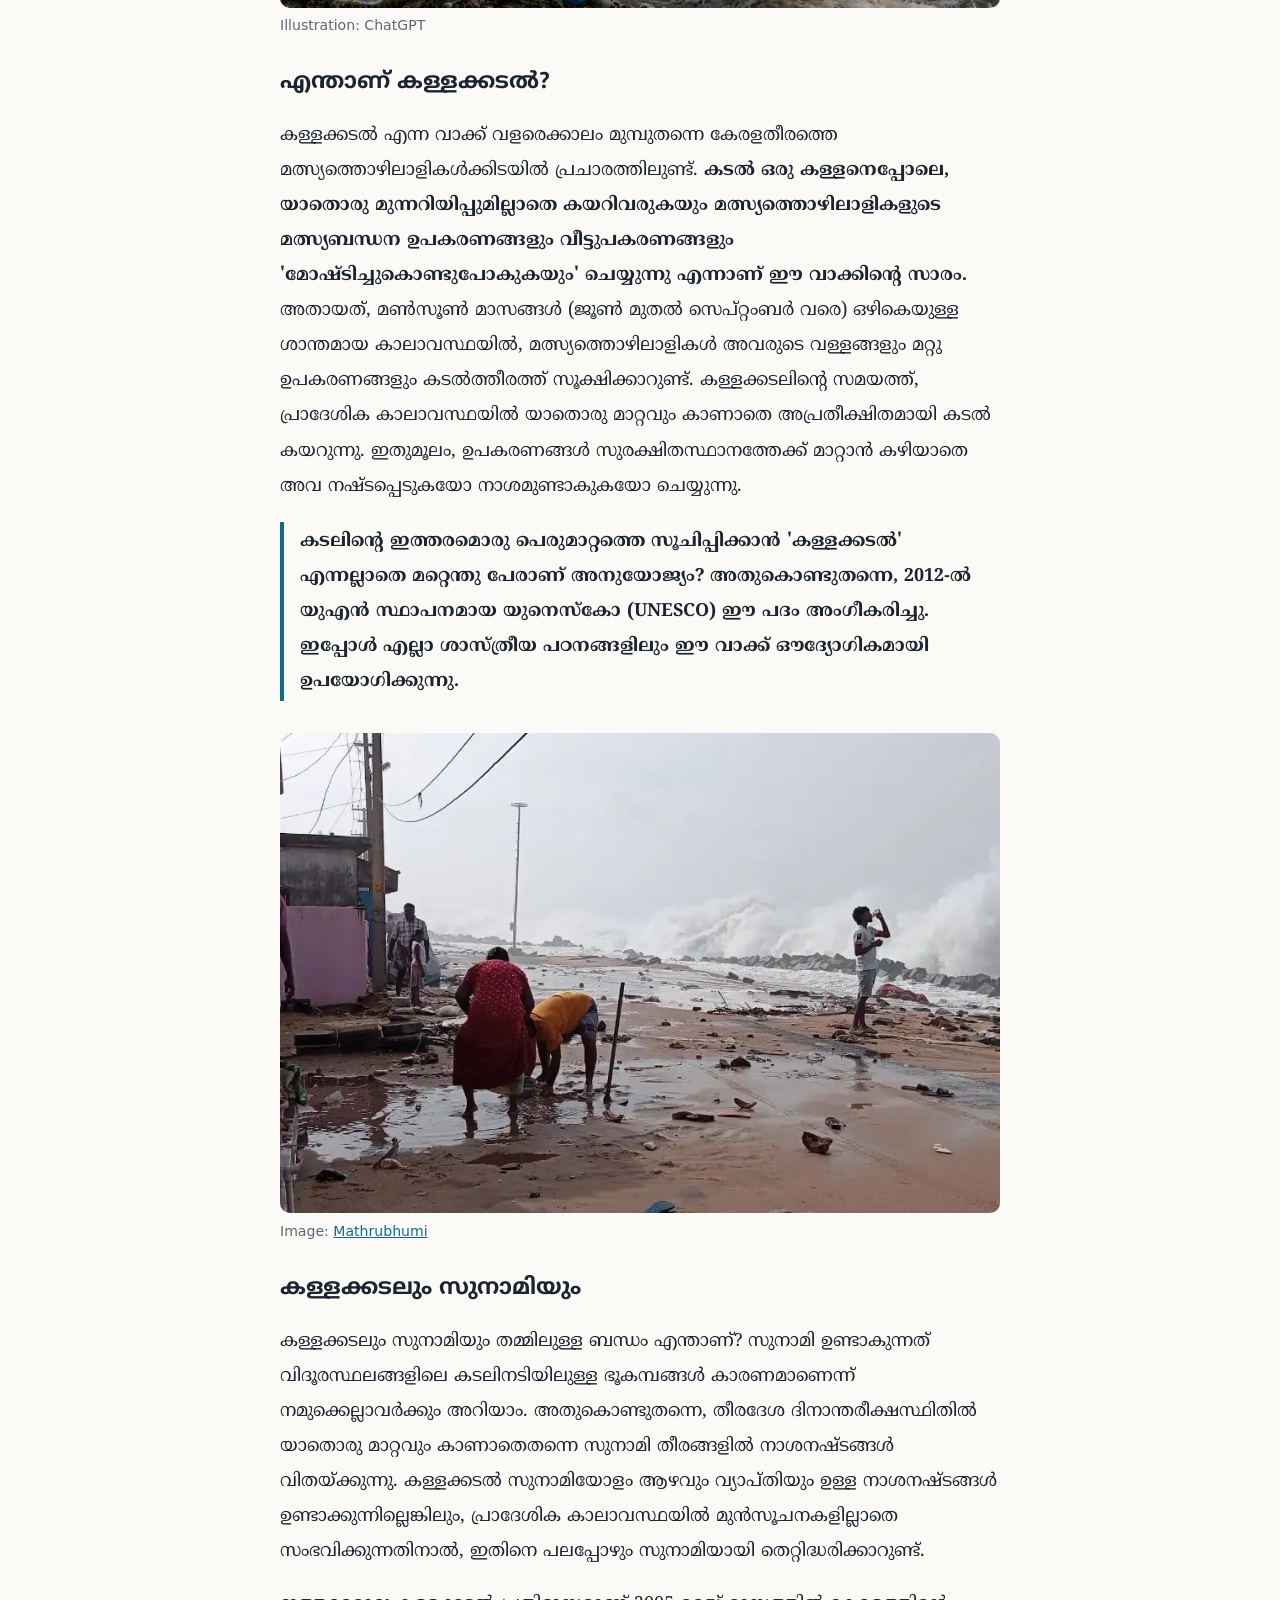
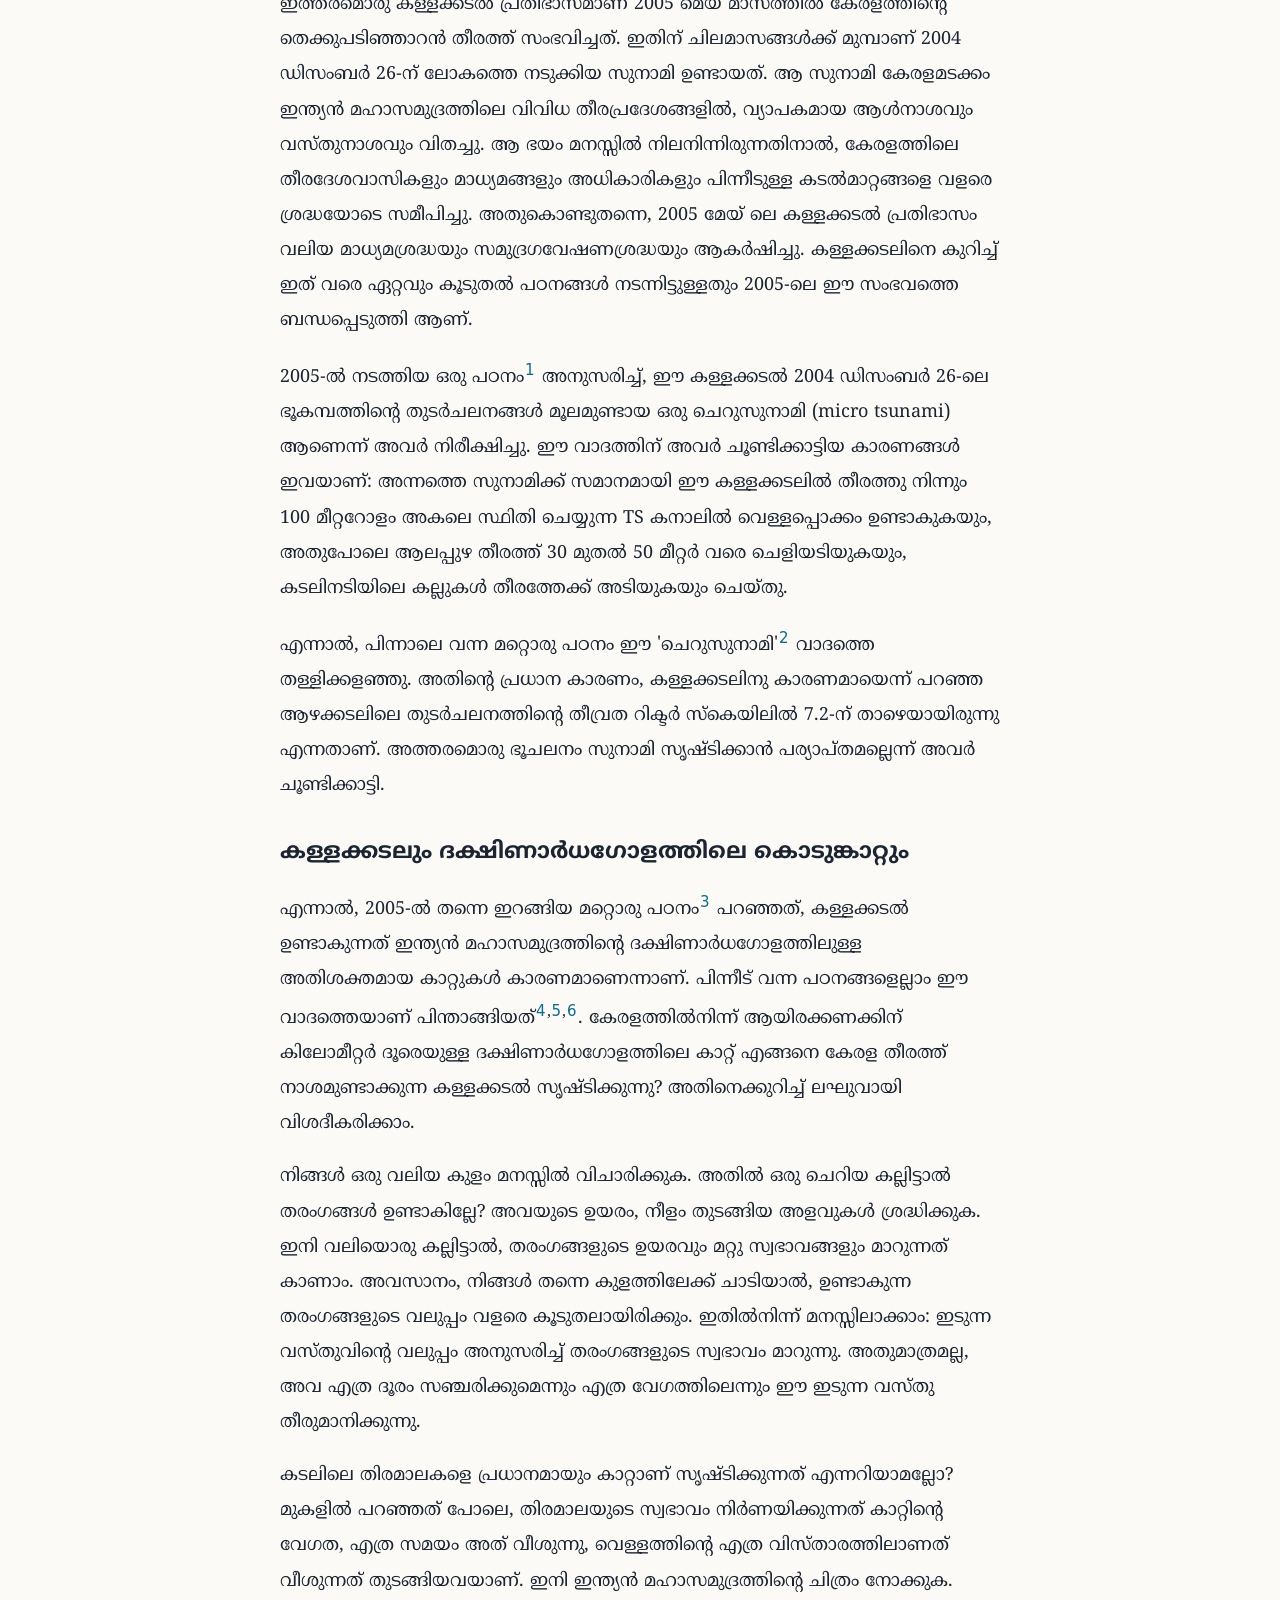
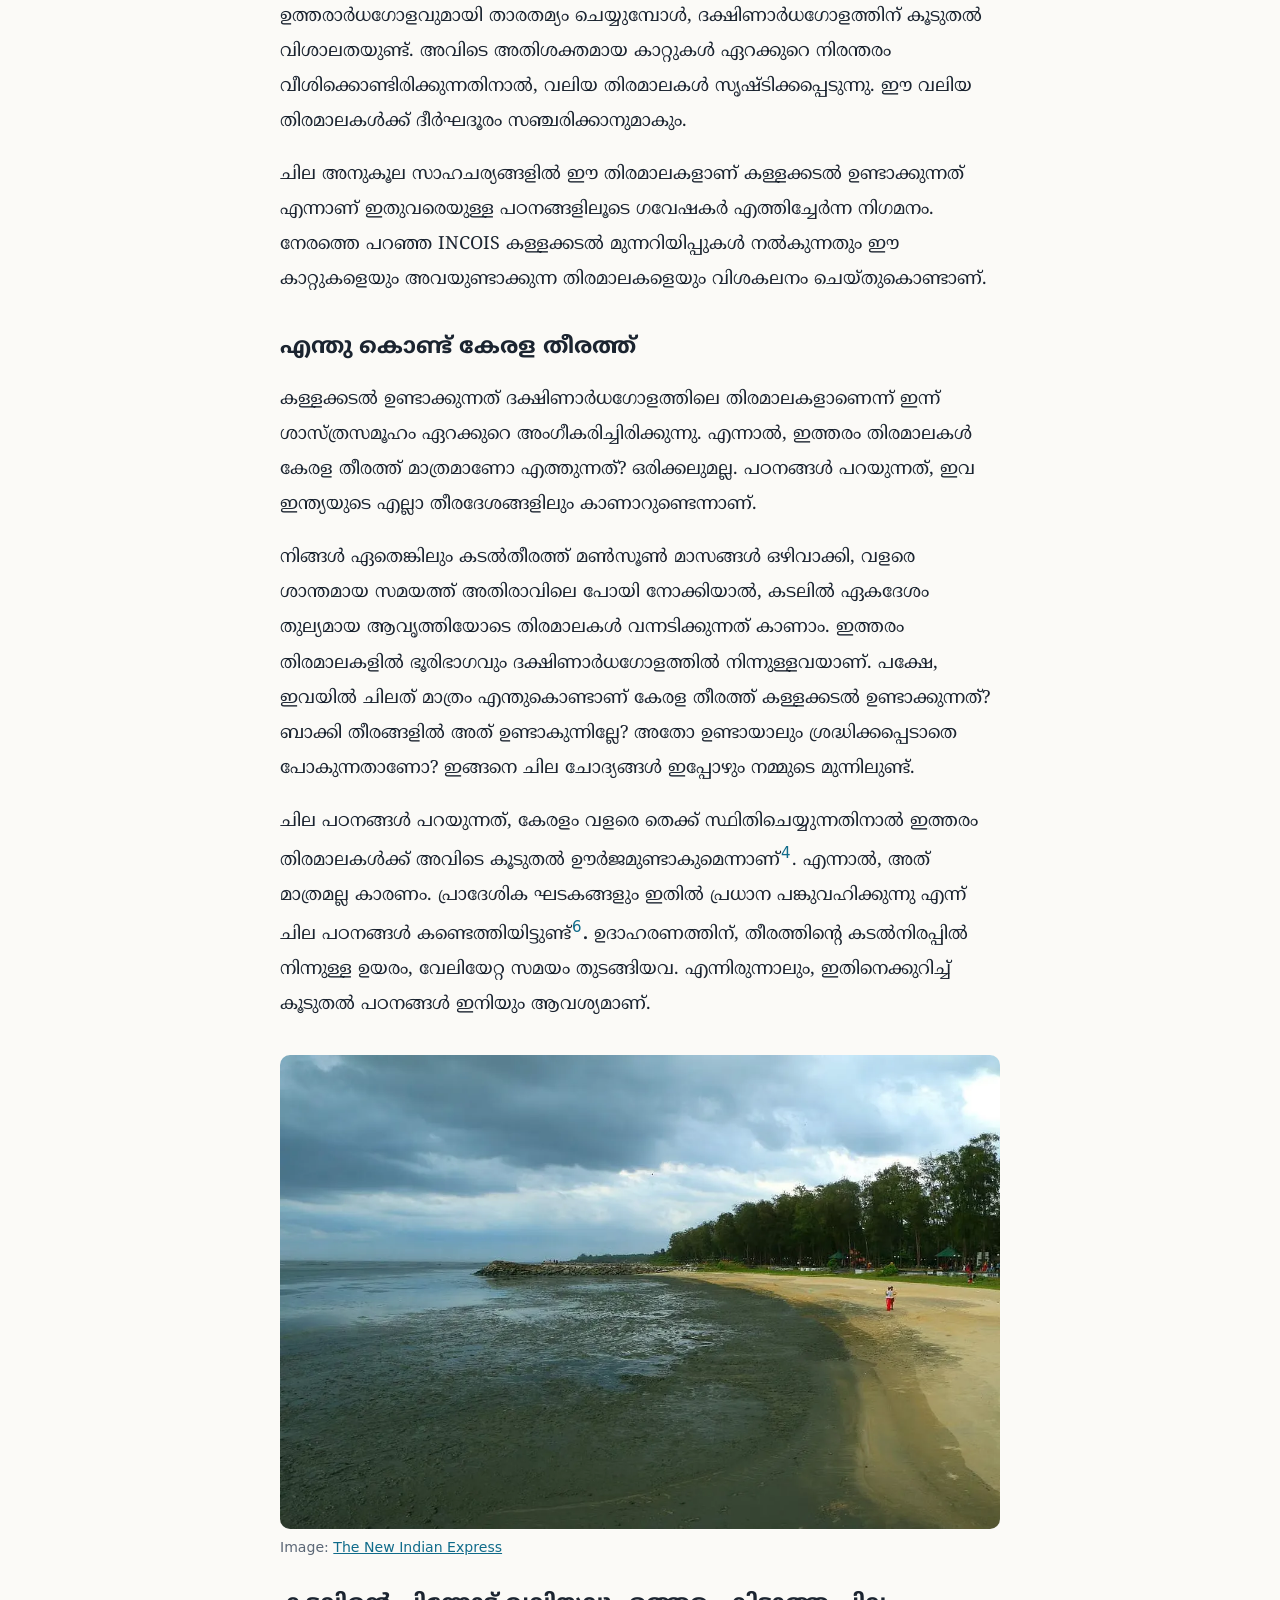
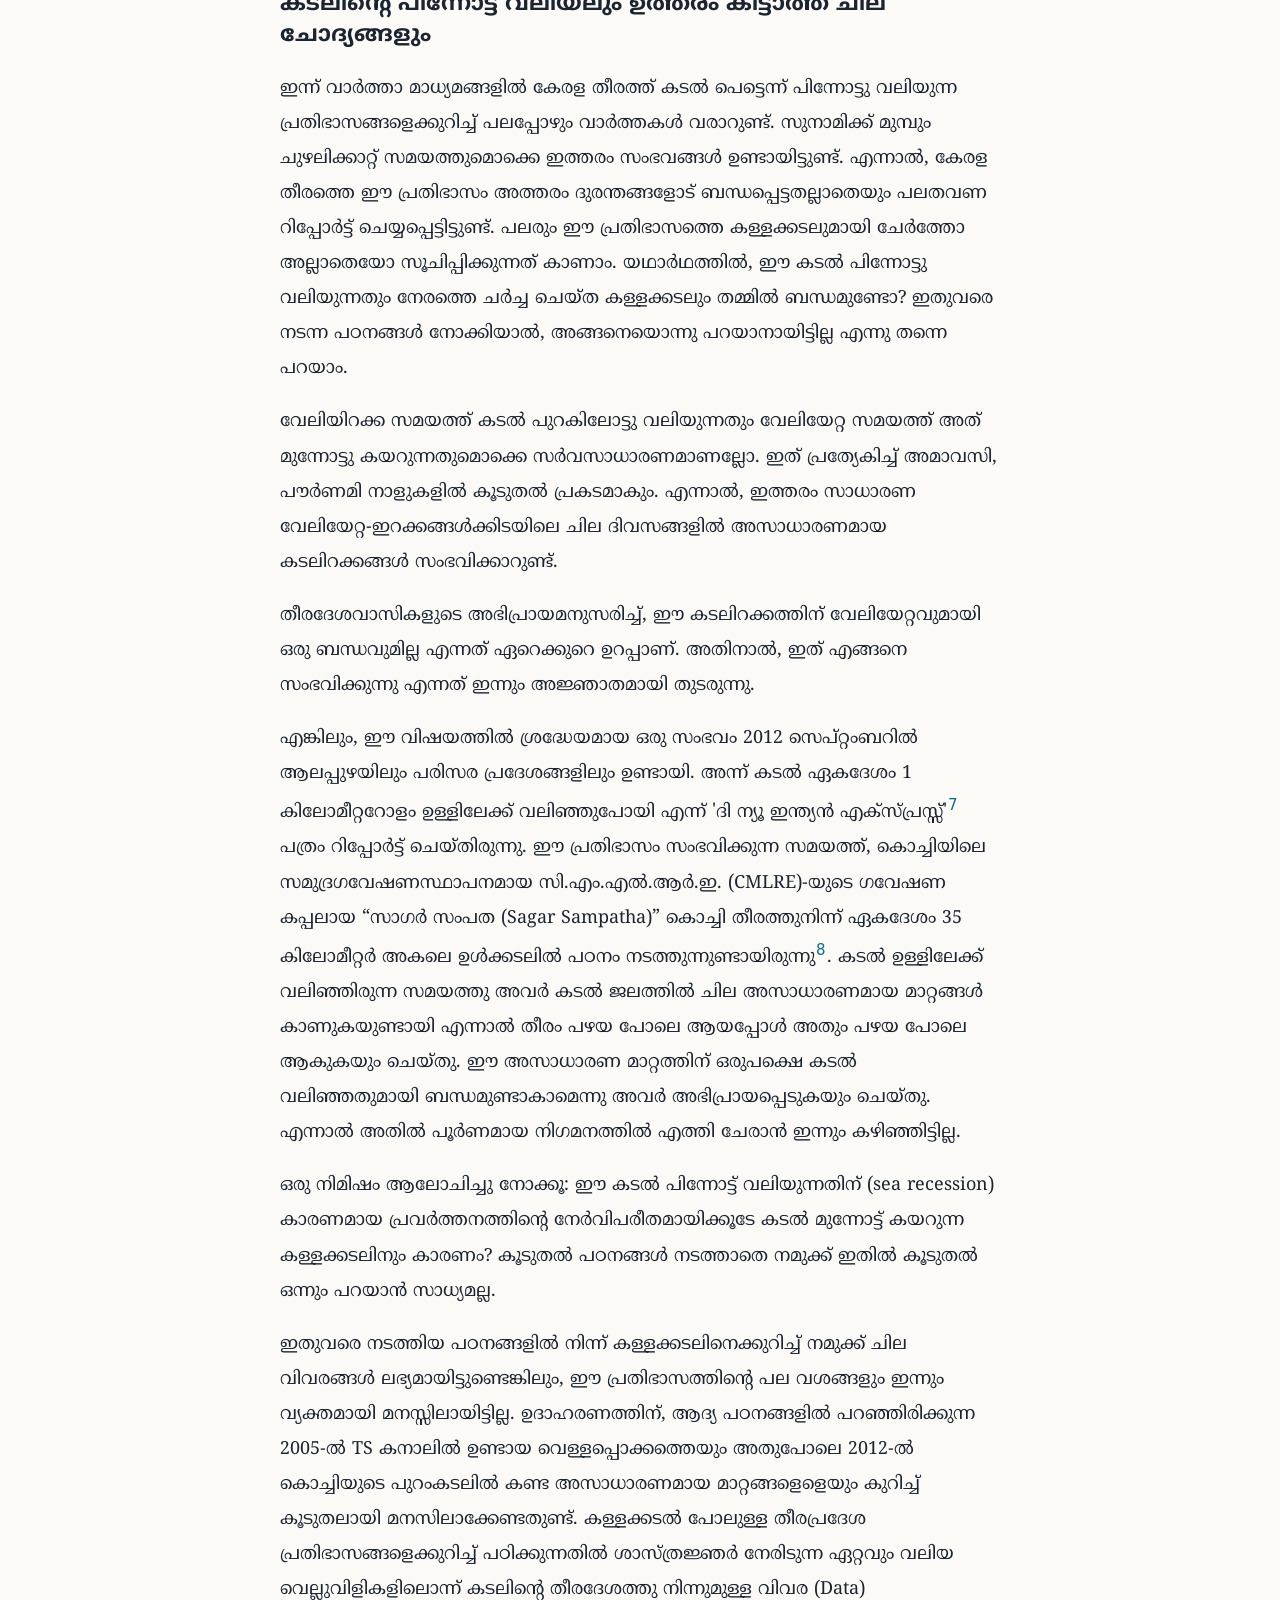
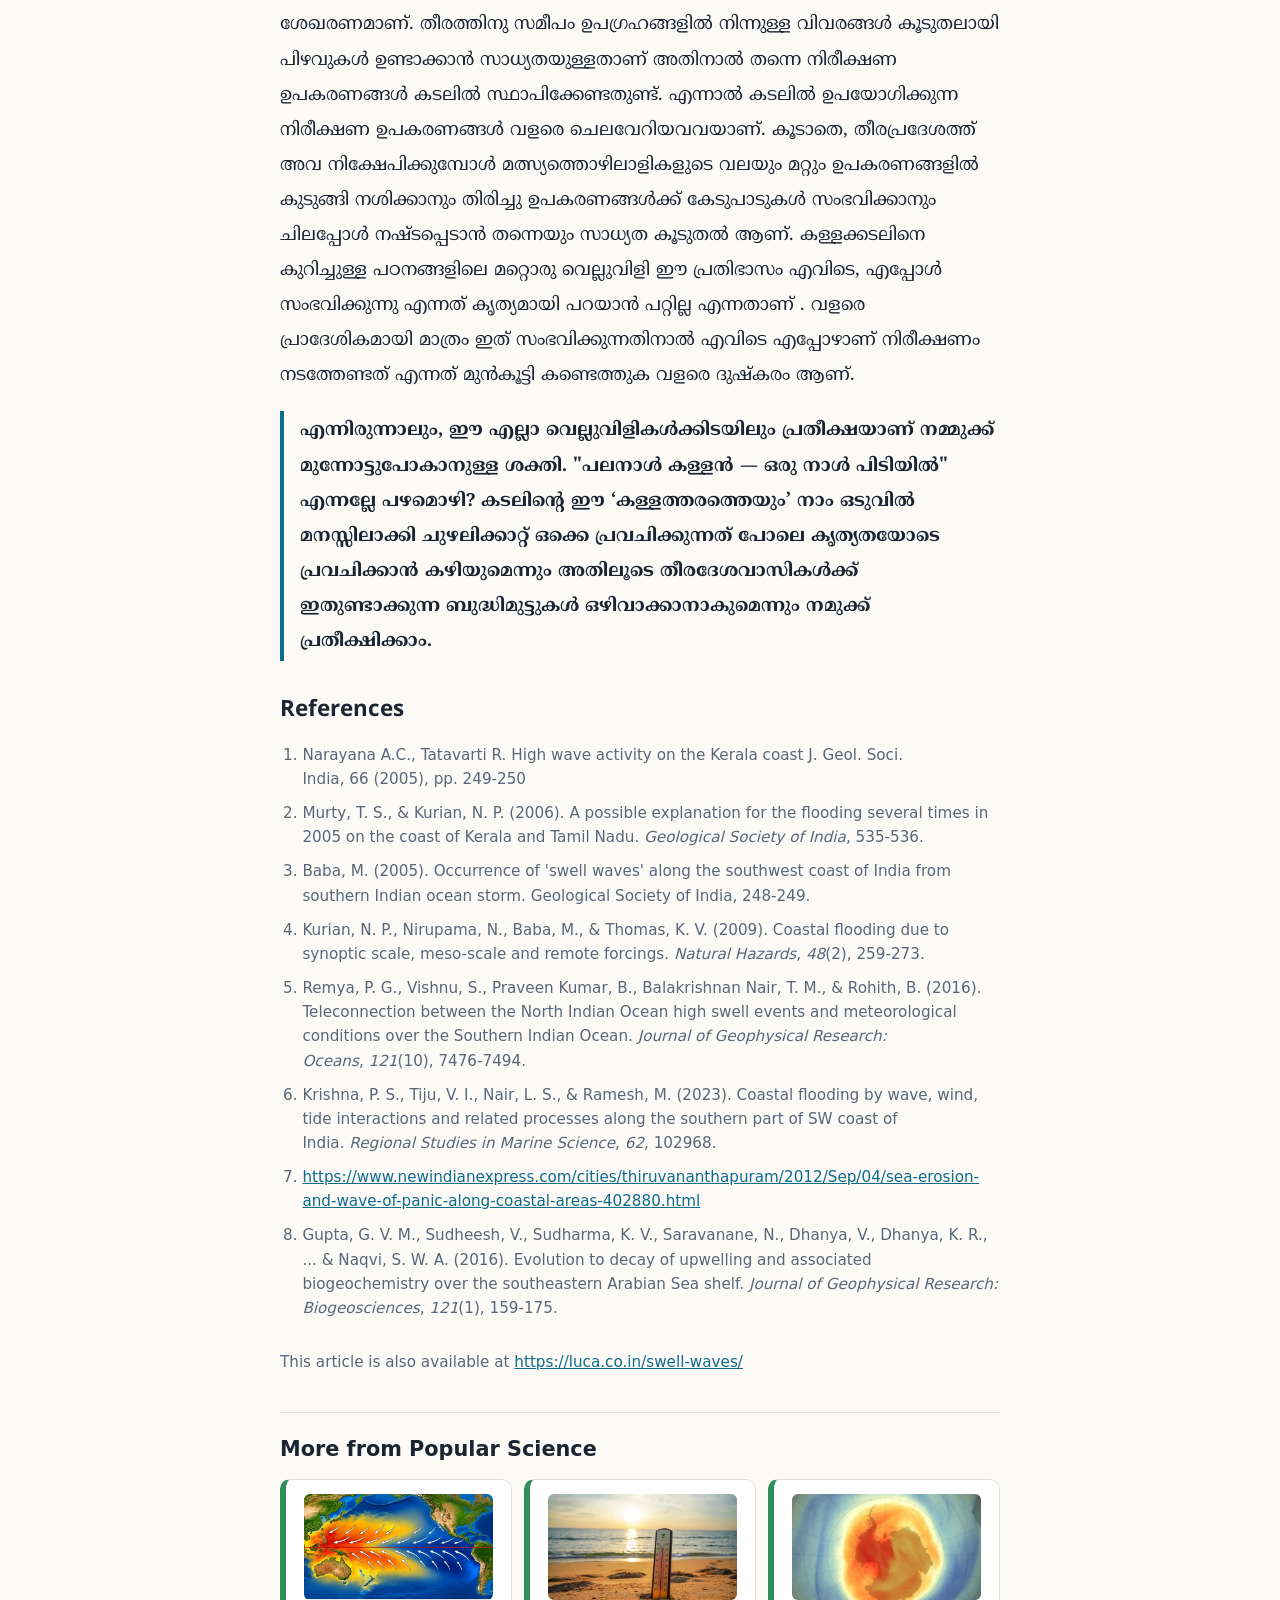
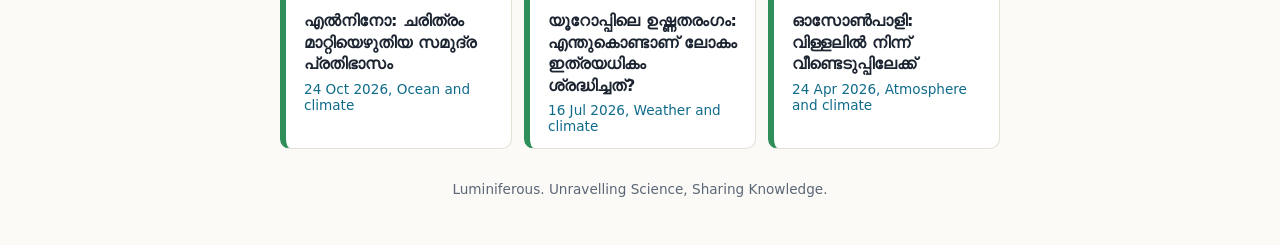
<file: articles/kallakkadal.html>
<!DOCTYPE html>
<html lang="ml"><head><meta charset="UTF-8"><meta name="viewport" content="width=device-width, initial-scale=1">
<title>കേരളതീരത്തെ കള്ളക്കടൽ പ്രതിഭാസം | Luminiferous</title>
<meta name="description" content="എന്താണ് കള്ളക്കടൽ, എന്തുകൊണ്ട് അത് കേരളതീരത്ത് ഉണ്ടാകുന്നു, ഇതുവരെയുള്ള പഠനങ്ങൾ എന്തു പറയുന്നു.">
<meta property="og:type" content="article"><meta property="og:site_name" content="Luminiferous">
<meta property="og:title" content="കേരളതീരത്തെ കള്ളക്കടൽ പ്രതിഭാസം"><meta property="og:description" content="എന്താണ് കള്ളക്കടൽ, എന്തുകൊണ്ട് അത് കേരളതീരത്ത് ഉണ്ടാകുന്നു, ഇതുവരെയുള്ള പഠനങ്ങൾ എന്തു പറയുന്നു.">
<meta property="og:image" content="https://www.luminiferous.in/assets/share/kallakkadal.jpg"><meta name="twitter:card" content="summary_large_image">
<link rel="preconnect" href="https://fonts.googleapis.com"><link rel="preconnect" href="https://fonts.gstatic.com" crossorigin>
<link href="https://fonts.googleapis.com/css2?family=Noto+Sans+Malayalam:wght@400;700&family=Noto+Serif+Malayalam:wght@400;700&display=swap" rel="stylesheet">
<link rel="stylesheet" href="../assets/style.css">
</head><body data-section="popular-science.html">
<div id="topbar"></div><script src="../assets/nav.js"></script>
<div class="wrap article ml">
<h1>കേരളതീരത്തെ കള്ളക്കടൽ പ്രതിഭാസം</h1>
<!-- To show an author and date, remove the comment marks around the next line:
<p class="byline">Author name, date</p> -->

<p>ഏകദേശം 600 കിലോമീറ്റർ നീളത്തിൽ കടൽത്തീരമുള്ള കേരളത്തിൽ, കടലുമായി ബന്ധപ്പെട്ട ദുരന്തങ്ങളും നാശനഷ്ടങ്ങളും സുപരിചിതമാണ്. വർഷാവർഷം മഴക്കാലത്തോടനുബന്ധിച്ചുണ്ടാകുന്ന കടൽക്ഷോഭം, അതിന്റെ ഫലമായി വീടുകൾ തകരുന്നതും മത്സ്യത്തൊഴിലാളികൾ വീട് മാറിപ്പോകേണ്ടിവരുന്നതും പോലുള്ള ദുരിതങ്ങൾ നമുക്ക് പരിചയമുള്ളതാണ്. 2017-ൽ വീശിയടിച്ച ഓഖി പോലുള്ള ചുഴലിക്കാറ്റുകൾ ഉണ്ടാക്കിയ നാശനഷ്ടങ്ങളും ജീവഹാനികളും, 2004 ഡിസംബർ 26-നുണ്ടായ സുനാമി ജനിപ്പിച്ച ഭയപ്പെടുത്തുന്നതും വേദനിപ്പിക്കുന്നതുമായ ഓർമകളും അങ്ങനെ പലതും...</p>
<p>എന്നാൽ, ഈ ദുരന്തങ്ങളുടെ ഒരു പ്രത്യേകത, അവ ഏറിയോ കുറഞ്ഞോ ലോകത്തിന്റെ പല ഭാഗങ്ങളിലും ഇന്ത്യയുടെ മറ്റു തീരപ്രദേശങ്ങളിലും സംഭവിക്കാറുണ്ട് എന്നതാണ്. <strong>പക്ഷേ, മറ്റു സ്ഥലങ്ങളിൽ അധികം കേൾക്കാത്തതും നമ്മുടെ വാർത്താമാധ്യമങ്ങൾ വളരെ പ്രാധാന്യത്തോടെ റിപ്പോർട്ട് ചെയ്യുന്നതുമായ ഒരു പ്രതിഭാസമാണ് കേരളതീരത്തെ കള്ളക്കടൽ.</strong> കടലുമായി ബന്ധപ്പെട്ട ദുരന്തങ്ങളുടെ മുന്നറിയിപ്പുകളും മറ്റു സേവനങ്ങളും നൽകുന്ന ഹൈദരാബാദിലെ ഇൻകോയിസ് (INCOIS), കേരളതീരത്തെ കള്ളക്കടലിനെക്കുറിച്ച് പ്രത്യേക മുന്നറിയിപ്പ്ക്കുറിപ്പുകൾ ഇറക്കാറുണ്ട്. ഇതിൽ നിന്ന് തന്നെ അത് എത്രത്തോളം പ്രാധാന്യം അർഹിക്കുന്നത് ആണെന്ന് മനസ്സിലാക്കാമല്ലോ.</p>
<p><strong>എന്നാൽ, എന്താണ് കള്ളക്കടൽ? അത് എന്തുകൊണ്ടാണ് കേരളതീരത്ത് മാത്രം ഉണ്ടാകുന്നത്? എന്തുകൊണ്ട് മറ്റു സ്ഥലങ്ങളിൽ ഇത് സംഭവിക്കുന്നതായി ആരും പറയുന്നത് കേൾക്കുന്നില്ല? ഇങ്ങനെ ഒരുപാട് ചോദ്യങ്ങൾ ഉണ്ട്. ഇവയിൽ പലതിനും ഇന്നും പൂർണമായ വിശദീകരണം കണ്ടെത്തിയിട്ടുമില്ല.</strong> ഇതുവരെ പല ഗവേഷകരും കള്ളക്കടലിനെക്കുറിച്ച് ധാരാളം പഠനങ്ങൾ നടത്തിയിട്ടുണ്ട്. അവയെന്തൊക്കെയാണെന്നും, അതിലൂടെ നമുക്ക് ലഭിച്ച അറിവുകൾ എന്തൊക്കെയാണെന്നും നമുക്ക് നോക്കാം.</p>
<figure><img src="images/kallakkadal-1.webp" alt="കടൽ കയറി തകർന്ന മത്സ്യത്തൊഴിലാളി ഗ്രാമത്തിന്റെ ചിത്രീകരണം: വീടുകളിലേക്കും വള്ളങ്ങൾക്കിടയിലേക്കും തിരമാലകൾ അടിച്ചുകയറുന്നു" width="1400" height="933" loading="lazy"><figcaption lang="en">Illustration: ChatGPT</figcaption></figure>
<h2>എന്താണ് കള്ളക്കടൽ?</h2>
<p>കള്ളക്കടൽ എന്ന വാക്ക് വളരെക്കാലം മുമ്പുതന്നെ കേരളതീരത്തെ മത്സ്യത്തൊഴിലാളികൾക്കിടയിൽ പ്രചാരത്തിലുണ്ട്. <strong>കടൽ ഒരു കള്ളനെപ്പോലെ, യാതൊരു മുന്നറിയിപ്പുമില്ലാതെ കയറിവരുകയും മത്സ്യത്തൊഴിലാളികളുടെ മത്സ്യബന്ധന ഉപകരണങ്ങളും വീട്ടുപകരണങ്ങളും 'മോഷ്ടിച്ചുകൊണ്ടുപോകുകയും' ചെയ്യുന്നു എന്നാണ് ഈ വാക്കിന്റെ സാരം.</strong> അതായത്, മൺസൂൺ മാസങ്ങൾ (ജൂൺ മുതൽ സെപ്റ്റംബർ വരെ) ഒഴികെയുള്ള ശാന്തമായ കാലാവസ്ഥയിൽ, മത്സ്യത്തൊഴിലാളികൾ അവരുടെ വള്ളങ്ങളും മറ്റു ഉപകരണങ്ങളും കടൽത്തീരത്ത് സൂക്ഷിക്കാറുണ്ട്. കള്ളക്കടലിന്റെ സമയത്ത്, പ്രാദേശിക കാലാവസ്ഥയിൽ യാതൊരു മാറ്റവും കാണാതെ അപ്രതീക്ഷിതമായി കടൽ കയറുന്നു. ഇതുമൂലം, ഉപകരണങ്ങൾ സുരക്ഷിതസ്ഥാനത്തേക്ക് മാറ്റാൻ കഴിയാതെ അവ നഷ്ടപ്പെടുകയോ നാശമുണ്ടാകുകയോ ചെയ്യുന്നു.</p>
<p class="callout">കടലിന്റെ ഇത്തരമൊരു പെരുമാറ്റത്തെ സൂചിപ്പിക്കാൻ 'കള്ളക്കടൽ' എന്നല്ലാതെ മറ്റെന്തു പേരാണ് അനുയോജ്യം? അതുകൊണ്ടുതന്നെ, 2012-ൽ യുഎൻ സ്ഥാപനമായ യുനെസ്കോ (UNESCO) ഈ പദം അംഗീകരിച്ചു. ഇപ്പോൾ എല്ലാ ശാസ്ത്രീയ പഠനങ്ങളിലും ഈ വാക്ക് ഔദ്യോഗികമായി ഉപയോഗിക്കുന്നു.</p>
<figure><img src="images/kallakkadal-2.webp" alt="തീരത്തേക്ക് ആഞ്ഞടിക്കുന്ന വലിയ തിരമാലകൾ; അടിഞ്ഞുകൂടിയ അവശിഷ്ടങ്ങൾക്കിടയിൽ തീരവാസികൾ" width="856" height="571" loading="lazy"><figcaption lang="en">Image: <a href="https://english.mathrubhumi.com/news/kerala/kallakkadal-hits-thiruvananthapuram-residents-demand-relocation-2428a110">Mathrubhumi</a></figcaption></figure>
<h2>കള്ളക്കടലും സുനാമിയും</h2>
<p>കള്ളക്കടലും സുനാമിയും തമ്മിലുള്ള ബന്ധം എന്താണ്? സുനാമി ഉണ്ടാകുന്നത് വിദൂരസ്ഥലങ്ങളിലെ കടലിനടിയിലുള്ള ഭൂകമ്പങ്ങൾ കാരണമാണെന്ന് നമുക്കെല്ലാവർക്കും അറിയാം. അതുകൊണ്ടുതന്നെ, തീരദേശ ദിനാന്തരീക്ഷസ്ഥിതിൽ യാതൊരു മാറ്റവും കാണാതെതന്നെ സുനാമി തീരങ്ങളിൽ നാശനഷ്ടങ്ങൾ വിതയ്ക്കുന്നു. കള്ളക്കടൽ സുനാമിയോളം ആഴവും വ്യാപ്തിയും ഉള്ള നാശനഷ്ടങ്ങൾ ഉണ്ടാക്കുന്നില്ലെങ്കിലും, പ്രാദേശിക കാലാവസ്ഥയിൽ മുൻസൂചനകളില്ലാതെ സംഭവിക്കുന്നതിനാൽ, ഇതിനെ പലപ്പോഴും സുനാമിയായി തെറ്റിദ്ധരിക്കാറുണ്ട്.</p>
<p>ഇത്തരമൊരു കള്ളക്കടൽ പ്രതിഭാസമാണ് 2005 മെയ് മാസത്തിൽ കേരളത്തിന്റെ തെക്കുപടിഞ്ഞാറൻ തീരത്ത് സംഭവിച്ചത്. ഇതിന് ചിലമാസങ്ങൾക്ക് മുമ്പാണ് 2004 ഡിസംബർ 26-ന് ലോകത്തെ നടുക്കിയ സുനാമി ഉണ്ടായത്. ആ സുനാമി കേരളമടക്കം ഇന്ത്യൻ മഹാസമുദ്രത്തിലെ വിവിധ തീരപ്രദേശങ്ങളിൽ, വ്യാപകമായ ആൾനാശവും വസ്തുനാശവും വിതച്ചു. ആ ഭയം മനസ്സിൽ നിലനിന്നിരുന്നതിനാൽ, കേരളത്തിലെ തീരദേശവാസികളും മാധ്യമങ്ങളും അധികാരികളും പിന്നീടുള്ള കടൽമാറ്റങ്ങളെ വളരെ ശ്രദ്ധയോടെ സമീപിച്ചു. അതുകൊണ്ടുതന്നെ, 2005 മേയ് ലെ കള്ളക്കടൽ പ്രതിഭാസം വലിയ മാധ്യമശ്രദ്ധയും സമുദ്രഗവേഷണശ്രദ്ധയും ആകർഷിച്ചു. കള്ളക്കടലിനെ കുറിച്ച് ഇത് വരെ ഏറ്റവും കൂടുതൽ പഠനങ്ങൾ നടന്നിട്ടുള്ളതും 2005-ലെ ഈ സംഭവത്തെ ബന്ധപ്പെടുത്തി ആണ്.</p>
<p>2005-ൽ നടത്തിയ ഒരു പഠനം<sup><a href="#ref-1">1</a></sup> അനുസരിച്ച്, ഈ കള്ളക്കടൽ 2004 ഡിസംബർ 26-ലെ ഭൂകമ്പത്തിന്റെ തുടർചലനങ്ങൾ മൂലമുണ്ടായ ഒരു ചെറുസുനാമി (micro tsunami) ആണെന്ന് അവർ നിരീക്ഷിച്ചു. ഈ വാദത്തിന് അവർ ചൂണ്ടിക്കാട്ടിയ കാരണങ്ങൾ ഇവയാണ്: അന്നത്തെ സുനാമിക്ക് സമാനമായി ഈ കള്ളക്കടലിൽ തീരത്തു നിന്നും 100 മീറ്ററോളം അകലെ സ്ഥിതി ചെയ്യുന്ന TS കനാലിൽ വെള്ളപ്പൊക്കം ഉണ്ടാകുകയും, അതുപോലെ ആലപ്പുഴ തീരത്ത് 30 മുതൽ 50 മീറ്റർ വരെ ചെളിയടിയുകയും, കടലിനടിയിലെ കല്ലുകൾ തീരത്തേക്ക് അടിയുകയും ചെയ്തു.</p>
<p>എന്നാൽ, പിന്നാലെ വന്ന മറ്റൊരു പഠനം ഈ 'ചെറുസുനാമി'<sup><a href="#ref-2">2</a></sup> വാദത്തെ തള്ളിക്കളഞ്ഞു. അതിന്റെ പ്രധാന കാരണം, കള്ളക്കടലിനു കാരണമായെന്ന് പറഞ്ഞ ആഴക്കടലിലെ തുടർചലനത്തിന്റെ തീവ്രത റിക്ടർ സ്കെയിലിൽ 7.2-ന് താഴെയായിരുന്നു എന്നതാണ്. അത്തരമൊരു ഭൂചലനം സുനാമി സൃഷ്ടിക്കാൻ പര്യാപ്തമല്ലെന്ന് അവർ ചൂണ്ടിക്കാട്ടി.</p>
<h2>കള്ളക്കടലും ദക്ഷിണാർധഗോളത്തിലെ കൊടുങ്കാറ്റും</h2>
<p>എന്നാൽ, 2005-ൽ തന്നെ ഇറങ്ങിയ മറ്റൊരു പഠനം<sup><a href="#ref-3">3</a></sup> പറഞ്ഞത്, കള്ളക്കടൽ ഉണ്ടാകുന്നത് ഇന്ത്യൻ മഹാസമുദ്രത്തിന്റെ ദക്ഷിണാർധഗോളത്തിലുള്ള അതിശക്തമായ കാറ്റുകൾ കാരണമാണെന്നാണ്. പിന്നീട് വന്ന പഠനങ്ങളെല്ലാം ഈ വാദത്തെയാണ് പിന്താങ്ങിയത്<sup><a href="#ref-4">4</a>,<a href="#ref-5">5</a>,<a href="#ref-6">6</a></sup>. കേരളത്തിൽനിന്ന് ആയിരക്കണക്കിന് കിലോമീറ്റർ ദൂരെയുള്ള ദക്ഷിണാർധഗോളത്തിലെ കാറ്റ് എങ്ങനെ കേരള തീരത്ത് നാശമുണ്ടാക്കുന്ന കള്ളക്കടൽ സൃഷ്ടിക്കുന്നു? അതിനെക്കുറിച്ച് ലഘുവായി വിശദീകരിക്കാം.</p>
<p>നിങ്ങൾ ഒരു വലിയ കുളം മനസ്സിൽ വിചാരിക്കുക. അതിൽ ഒരു ചെറിയ കല്ലിട്ടാൽ തരംഗങ്ങൾ ഉണ്ടാകില്ലേ? അവയുടെ ഉയരം, നീളം തുടങ്ങിയ അളവുകൾ ശ്രദ്ധിക്കുക. ഇനി വലിയൊരു കല്ലിട്ടാൽ, തരംഗങ്ങളുടെ ഉയരവും മറ്റു സ്വഭാവങ്ങളും മാറുന്നത് കാണാം. അവസാനം, നിങ്ങൾ തന്നെ കുളത്തിലേക്ക് ചാടിയാൽ, ഉണ്ടാകുന്ന തരംഗങ്ങളുടെ വലുപ്പം വളരെ കൂടുതലായിരിക്കും. ഇതിൽനിന്ന് മനസ്സിലാക്കാം: ഇടുന്ന വസ്തുവിന്റെ വലുപ്പം അനുസരിച്ച് തരംഗങ്ങളുടെ സ്വഭാവം മാറുന്നു. അതുമാത്രമല്ല, അവ എത്ര ദൂരം സഞ്ചരിക്കുമെന്നും എത്ര വേഗത്തിലെന്നും ഈ ഇടുന്ന വസ്തു തീരുമാനിക്കുന്നു.</p>
<p>കടലിലെ തിരമാലകളെ പ്രധാനമായും കാറ്റാണ് സൃഷ്ടിക്കുന്നത് എന്നറിയാമല്ലോ? മുകളിൽ പറഞ്ഞത് പോലെ, തിരമാലയുടെ സ്വഭാവം നിർണയിക്കുന്നത് കാറ്റിന്റെ വേഗത, എത്ര സമയം അത് വീശുന്നു, വെള്ളത്തിന്റെ എത്ര വിസ്താരത്തിലാണത് വീശുന്നത് തുടങ്ങിയവയാണ്. ഇനി ഇന്ത്യൻ മഹാസമുദ്രത്തിന്റെ ചിത്രം നോക്കുക. ഉത്തരാർധഗോളവുമായി താരതമ്യം ചെയ്യുമ്പോൾ, ദക്ഷിണാർധഗോളത്തിന് കൂടുതൽ വിശാലതയുണ്ട്. അവിടെ അതിശക്തമായ കാറ്റുകൾ ഏറക്കുറെ നിരന്തരം വീശിക്കൊണ്ടിരിക്കുന്നതിനാൽ, വലിയ തിരമാലകൾ സൃഷ്ടിക്കപ്പെടുന്നു. ഈ വലിയ തിരമാലകൾക്ക് ദീർഘദൂരം സഞ്ചരിക്കാനുമാകും.</p>
<p>ചില അനുകൂല സാഹചര്യങ്ങളിൽ ഈ തിരമാലകളാണ് കള്ളക്കടൽ ഉണ്ടാക്കുന്നത് എന്നാണ് ഇതുവരെയുള്ള പഠനങ്ങളിലൂടെ ഗവേഷകർ എത്തിച്ചേർന്ന നിഗമനം. നേരത്തെ പറഞ്ഞ INCOIS കള്ളക്കടൽ മുന്നറിയിപ്പുകൾ നൽകുന്നതും ഈ കാറ്റുകളെയും അവയുണ്ടാക്കുന്ന തിരമാലകളെയും വിശകലനം ചെയ്തുകൊണ്ടാണ്.</p>
<h2>എന്തു കൊണ്ട് കേരള തീരത്ത്</h2>
<p>കള്ളക്കടൽ ഉണ്ടാക്കുന്നത് ദക്ഷിണാർധഗോളത്തിലെ തിരമാലകളാണെന്ന് ഇന്ന് ശാസ്ത്രസമൂഹം ഏറക്കുറെ അംഗീകരിച്ചിരിക്കുന്നു. എന്നാൽ, ഇത്തരം തിരമാലകൾ കേരള തീരത്ത് മാത്രമാണോ എത്തുന്നത്? ഒരിക്കലുമല്ല. പഠനങ്ങൾ പറയുന്നത്, ഇവ ഇന്ത്യയുടെ എല്ലാ തീരദേശങ്ങളിലും കാണാറുണ്ടെന്നാണ്.</p>
<p>നിങ്ങൾ ഏതെങ്കിലും കടൽതീരത്ത് മൺസൂൺ മാസങ്ങൾ ഒഴിവാക്കി, വളരെ ശാന്തമായ സമയത്ത് അതിരാവിലെ പോയി നോക്കിയാൽ, കടലിൽ ഏകദേശം തുല്യമായ ആവൃത്തിയോടെ തിരമാലകൾ വന്നടിക്കുന്നത് കാണാം. ഇത്തരം തിരമാലകളിൽ ഭൂരിഭാഗവും ദക്ഷിണാർധഗോളത്തിൽ നിന്നുള്ളവയാണ്. പക്ഷേ, ഇവയിൽ ചിലത് മാത്രം എന്തുകൊണ്ടാണ് കേരള തീരത്ത് കള്ളക്കടൽ ഉണ്ടാക്കുന്നത്? ബാക്കി തീരങ്ങളിൽ അത് ഉണ്ടാകുന്നില്ലേ? അതോ ഉണ്ടായാലും ശ്രദ്ധിക്കപ്പെടാതെ പോകുന്നതാണോ? ഇങ്ങനെ ചില ചോദ്യങ്ങൾ ഇപ്പോഴും നമ്മുടെ മുന്നിലുണ്ട്.</p>
<p>ചില പഠനങ്ങൾ പറയുന്നത്, കേരളം വളരെ തെക്ക് സ്ഥിതിചെയ്യുന്നതിനാൽ ഇത്തരം തിരമാലകൾക്ക് അവിടെ കൂടുതൽ ഊർജമുണ്ടാകുമെന്നാണ്<sup><a href="#ref-4">4</a></sup>. എന്നാൽ, അത് മാത്രമല്ല കാരണം. പ്രാദേശിക ഘടകങ്ങളും ഇതിൽ പ്രധാന പങ്കുവഹിക്കുന്നു എന്ന് ചില പഠനങ്ങൾ കണ്ടെത്തിയിട്ടുണ്ട്<sup><a href="#ref-6">6</a></sup><strong>.</strong> ഉദാഹരണത്തിന്, തീരത്തിന്റെ കടൽനിരപ്പിൽ നിന്നുള്ള ഉയരം, വേലിയേറ്റ സമയം തുടങ്ങിയവ. എന്നിരുന്നാലും, ഇതിനെക്കുറിച്ച് കൂടുതൽ പഠനങ്ങൾ ഇനിയും ആവശ്യമാണ്.</p>
<figure><img src="images/kallakkadal-3.webp" alt="കടൽ പിന്നോട്ട് വലിഞ്ഞതിനെ തുടർന്ന് തീരത്ത് തെളിഞ്ഞ ചെളിപ്പരപ്പ്" width="1200" height="791" loading="lazy"><figcaption lang="en">Image: <a href="https://www.newindianexpress.com/galleries/nation/2017/Dec/01/fears-of-tsunami-as-sea-recedes-at-kappad-beach-in-kozhikode-even-as-cyclone-ockhi-moves-away-101073.html">The New Indian Express</a></figcaption></figure>
<h2>കടലിന്റെ പിന്നോട്ട് വലിയലും ഉത്തരം കിട്ടാത്ത ചില ചോദ്യങ്ങളും</h2>
<p>ഇന്ന് വാർത്താ മാധ്യമങ്ങളിൽ കേരള തീരത്ത് കടൽ പെട്ടെന്ന് പിന്നോട്ടു വലിയുന്ന പ്രതിഭാസങ്ങളെക്കുറിച്ച് പലപ്പോഴും വാർത്തകൾ വരാറുണ്ട്. സുനാമിക്ക് മുമ്പും ചുഴലിക്കാറ്റ് സമയത്തുമൊക്കെ ഇത്തരം സംഭവങ്ങൾ ഉണ്ടായിട്ടുണ്ട്. എന്നാൽ, കേരള തീരത്തെ ഈ പ്രതിഭാസം അത്തരം ദുരന്തങ്ങളോട് ബന്ധപ്പെട്ടതല്ലാതെയും പലതവണ റിപ്പോർട്ട് ചെയ്യപ്പെട്ടിട്ടുണ്ട്. പലരും ഈ പ്രതിഭാസത്തെ കള്ളക്കടലുമായി ചേർത്തോ അല്ലാതെയോ സൂചിപ്പിക്കുന്നത് കാണാം. യഥാർഥത്തിൽ, ഈ കടൽ പിന്നോട്ടു വലിയുന്നതും നേരത്തെ ചർച്ച ചെയ്ത കള്ളക്കടലും തമ്മിൽ ബന്ധമുണ്ടോ? ഇതുവരെ നടന്ന പഠനങ്ങൾ നോക്കിയാൽ, അങ്ങനെയൊന്നു പറയാനായിട്ടില്ല എന്നു തന്നെ പറയാം.</p>
<p>വേലിയിറക്ക സമയത്ത് കടൽ പുറകിലോട്ടു വലിയുന്നതും വേലിയേറ്റ സമയത്ത് അത് മുന്നോട്ടു കയറുന്നതുമൊക്കെ സർവസാധാരണമാണല്ലോ. ഇത് പ്രത്യേകിച്ച് അമാവസി, പൗർണമി നാളുകളിൽ കൂടുതൽ പ്രകടമാകും. എന്നാൽ, ഇത്തരം സാധാരണ വേലിയേറ്റ-ഇറക്കങ്ങൾക്കിടയിലെ ചില ദിവസങ്ങളിൽ അസാധാരണമായ കടലിറക്കങ്ങൾ സംഭവിക്കാറുണ്ട്.</p>
<p>തീരദേശവാസികളുടെ അഭിപ്രായമനുസരിച്ച്, ഈ കടലിറക്കത്തിന് വേലിയേറ്റവുമായി ഒരു ബന്ധവുമില്ല എന്നത് ഏറെക്കുറെ ഉറപ്പാണ്. അതിനാൽ, ഇത് എങ്ങനെ സംഭവിക്കുന്നു എന്നത് ഇന്നും അജ്ഞാതമായി തുടരുന്നു.</p>
<p>എങ്കിലും, ഈ വിഷയത്തിൽ ശ്രദ്ധേയമായ ഒരു സംഭവം 2012 സെപ്റ്റംബറിൽ ആലപ്പുഴയിലും പരിസര പ്രദേശങ്ങളിലും ഉണ്ടായി. അന്ന് കടൽ ഏകദേശം 1 കിലോമീറ്ററോളം ഉള്ളിലേക്ക് വലിഞ്ഞുപോയി എന്ന് 'ദി ന്യൂ ഇന്ത്യൻ എക്സ്പ്രസ്സ്'<sup><a href="#ref-7">7</a></sup> പത്രം റിപ്പോർട്ട് ചെയ്തിരുന്നു. ഈ പ്രതിഭാസം സംഭവിക്കുന്ന സമയത്ത്, കൊച്ചിയിലെ സമുദ്രഗവേഷണസ്ഥാപനമായ സി.എം.എൽ.ആർ.ഇ. (CMLRE)-യുടെ ഗവേഷണ കപ്പലായ “സാഗർ സംപത (Sagar Sampatha)” കൊച്ചി തീരത്തുനിന്ന് ഏകദേശം 35 കിലോമീറ്റർ അകലെ ഉൾക്കടലിൽ പഠനം നടത്തുന്നുണ്ടായിരുന്നു<sup><a href="#ref-8">8</a></sup>. കടൽ ഉള്ളിലേക്ക് വലിഞ്ഞിരുന്ന സമയത്തു അവർ കടൽ ജലത്തിൽ ചില അസാധാരണമായ മാറ്റങ്ങൾ കാണുകയുണ്ടായി എന്നാൽ തീരം പഴയ പോലെ ആയപ്പോൾ അതും പഴയ പോലെ ആകുകയും ചെയ്തു. ഈ അസാധാരണ മാറ്റത്തിന് ഒരുപക്ഷെ കടൽ വലിഞ്ഞതുമായി ബന്ധമുണ്ടാകാമെന്നു അവർ അഭിപ്രായപ്പെടുകയും ചെയ്തു. എന്നാൽ അതിൽ പൂർണമായ നിഗമനത്തിൽ എത്തി ചേരാൻ ഇന്നും കഴിഞ്ഞിട്ടില്ല.</p>
<p>ഒരു നിമിഷം ആലോചിച്ചു നോക്കൂ: ഈ കടൽ പിന്നോട്ട് വലിയുന്നതിന് (sea recession) കാരണമായ പ്രവർത്തനത്തിന്റെ നേർവിപരീതമായിക്കൂടേ കടൽ മുന്നോട്ട് കയറുന്ന കള്ളക്കടലിനും കാരണം? കൂടുതൽ പഠനങ്ങൾ നടത്താതെ നമുക്ക് ഇതിൽ കൂടുതൽ ഒന്നും പറയാൻ സാധ്യമല്ല.</p>
<p>ഇതുവരെ നടത്തിയ പഠനങ്ങളിൽ നിന്ന് കള്ളക്കടലിനെക്കുറിച്ച് നമുക്ക് ചില വിവരങ്ങൾ ലഭ്യമായിട്ടുണ്ടെങ്കിലും, ഈ പ്രതിഭാസത്തിന്റെ പല വശങ്ങളും ഇന്നും വ്യക്തമായി മനസ്സിലായിട്ടില്ല. ഉദാഹരണത്തിന്, ആദ്യ പഠനങ്ങളിൽ പറഞ്ഞിരിക്കുന്ന 2005-ൽ TS കനാലിൽ ഉണ്ടായ വെള്ളപ്പൊക്കത്തെയും അതുപോലെ 2012-ൽ കൊച്ചിയുടെ പുറംകടലിൽ കണ്ട അസാധാരണമായ മാറ്റങ്ങളെളെയും കുറിച്ച് കൂടുതലായി മനസിലാക്കേണ്ടതുണ്ട്. കള്ളക്കടൽ പോലുള്ള തീരപ്രദേശ പ്രതിഭാസങ്ങളെക്കുറിച്ച് പഠിക്കുന്നതിൽ ശാസ്ത്രജ്ഞർ നേരിടുന്ന ഏറ്റവും വലിയ വെല്ലുവിളികളിലൊന്ന് കടലിന്റെ തീരദേശത്തു നിന്നുമുള്ള വിവര (Data) ശേഖരണമാണ്. തീരത്തിനു സമീപം ഉപഗ്രഹങ്ങളിൽ നിന്നുള്ള വിവരങ്ങൾ കൂടുതലായി പിഴവുകൾ ഉണ്ടാക്കാൻ സാധ്യതയുള്ളതാണ് അതിനാൽ തന്നെ നിരീക്ഷണ ഉപകരണങ്ങൾ കടലിൽ സ്ഥാപിക്കേണ്ടതുണ്ട്. എന്നാൽ കടലിൽ ഉപയോഗിക്കുന്ന നിരീക്ഷണ ഉപകരണങ്ങൾ വളരെ ചെലവേറിയവവയാണ്. കൂടാതെ, തീരപ്രദേശത്ത് അവ നിക്ഷേപിക്കുമ്പോൾ മത്സ്യത്തൊഴിലാളികളുടെ വലയും മറ്റും ഉപകരണങ്ങളിൽ കുടുങ്ങി നശിക്കാനും തിരിച്ചു ഉപകരണങ്ങൾക്ക് കേടുപാടുകൾ സംഭവിക്കാനും ചിലപ്പോൾ നഷ്ടപ്പെടാൻ തന്നെയും സാധ്യത കൂടുതൽ ആണ്. കള്ളക്കടലിനെ കുറിച്ചുള്ള പഠനങ്ങളിലെ മറ്റൊരു വെല്ലുവിളി ഈ പ്രതിഭാസം എവിടെ, എപ്പോൾ സംഭവിക്കുന്നു എന്നത് കൃത്യമായി പറയാൻ പറ്റില്ല എന്നതാണ് . വളരെ പ്രാദേശികമായി മാത്രം ഇത് സംഭവിക്കുന്നതിനാൽ എവിടെ എപ്പോഴാണ് നിരീക്ഷണം നടത്തേണ്ടത് എന്നത് മുൻകൂട്ടി കണ്ടെത്തുക വളരെ ദുഷ്കരം ആണ്.</p>
<p class="callout">എന്നിരുന്നാലും, ഈ എല്ലാ വെല്ലുവിളികൾക്കിടയിലും പ്രതീക്ഷയാണ് നമ്മുക്ക് മുന്നോട്ടുപോകാനുള്ള ശക്തി. "പലനാൾ കള്ളൻ — ഒരു നാൾ പിടിയിൽ" എന്നല്ലേ പഴമൊഴി? കടലിന്റെ ഈ ‘കള്ളത്തരത്തെയും’ നാം ഒടുവിൽ മനസ്സിലാക്കി ചുഴലിക്കാറ്റ് ഒക്കെ പ്രവചിക്കുന്നത് പോലെ കൃത്യതയോടെ പ്രവചിക്കാൻ കഴിയുമെന്നും അതിലൂടെ തീരദേശവാസികൾക്ക് ഇതുണ്ടാക്കുന്ന ബുദ്ധിമുട്ടുകൾ ഒഴിവാക്കാനാകുമെന്നും നമുക്ക് പ്രതീക്ഷിക്കാം.</p>
<h2 id="references" lang="en">References</h2>
<ol class="refs" lang="en">
<li id="ref-1">Narayana A.C., Tatavarti R. High wave activity on the Kerala coast J. Geol. Soci. India, 66 (2005), pp. 249-250</li>
<li id="ref-2">Murty, T. S., &amp; Kurian, N. P. (2006). A possible explanation for the flooding several times in 2005 on the coast of Kerala and Tamil Nadu. <em>Geological Society of India</em>, 535-536.</li>
<li id="ref-3">Baba, M. (2005). Occurrence of 'swell waves' along the southwest coast of India from southern Indian ocean storm. Geological Society of India, 248-249.</li>
<li id="ref-4">Kurian, N. P., Nirupama, N., Baba, M., &amp; Thomas, K. V. (2009). Coastal flooding due to synoptic scale, meso-scale and remote forcings. <em>Natural Hazards</em>, <em>48</em>(2), 259-273.</li>
<li id="ref-5">Remya, P. G., Vishnu, S., Praveen Kumar, B., Balakrishnan Nair, T. M., &amp; Rohith, B. (2016). Teleconnection between the North Indian Ocean high swell events and meteorological conditions over the Southern Indian Ocean. <em>Journal of Geophysical Research: Oceans</em>, <em>121</em>(10), 7476-7494.</li>
<li id="ref-6">Krishna, P. S., Tiju, V. I., Nair, L. S., &amp; Ramesh, M. (2023). Coastal flooding by wave, wind, tide interactions and related processes along the southern part of SW coast of India. <em>Regional Studies in Marine Science</em>, <em>62</em>, 102968.</li>
<li id="ref-7"><a href="https://www.newindianexpress.com/cities/thiruvananthapuram/2012/Sep/04/sea-erosion-and-wave-of-panic-along-coastal-areas-402880.html">https://www.newindianexpress.com/cities/thiruvananthapuram/2012/Sep/04/sea-erosion-and-wave-of-panic-along-coastal-areas-402880.html</a></li>
<li id="ref-8">Gupta, G. V. M., Sudheesh, V., Sudharma, K. V., Saravanane, N., Dhanya, V., Dhanya, K. R., ... &amp; Naqvi, S. W. A. (2016). Evolution to decay of upwelling and associated biogeochemistry over the southeastern Arabian Sea shelf. <em>Journal of Geophysical Research: Biogeosciences</em>, <em>121</em>(1), 159-175.</li>
</ol>
<p class="note" lang="en">This article is also available at <a href="https://luca.co.in/swell-waves/">https://luca.co.in/swell-waves/</a></p>
</div>
<section class="wrap more">
<h2>More from Popular Science</h2>
<div data-list="popular-science" data-exclude-self data-limit="3" style="--c:#2f8f5b"></div>
</section>
<footer>Luminiferous. Unravelling Science, Sharing Knowledge.</footer>
<script src="../assets/content.js"></script><script src="../assets/lists.js"></script>
</body></html>
</file>
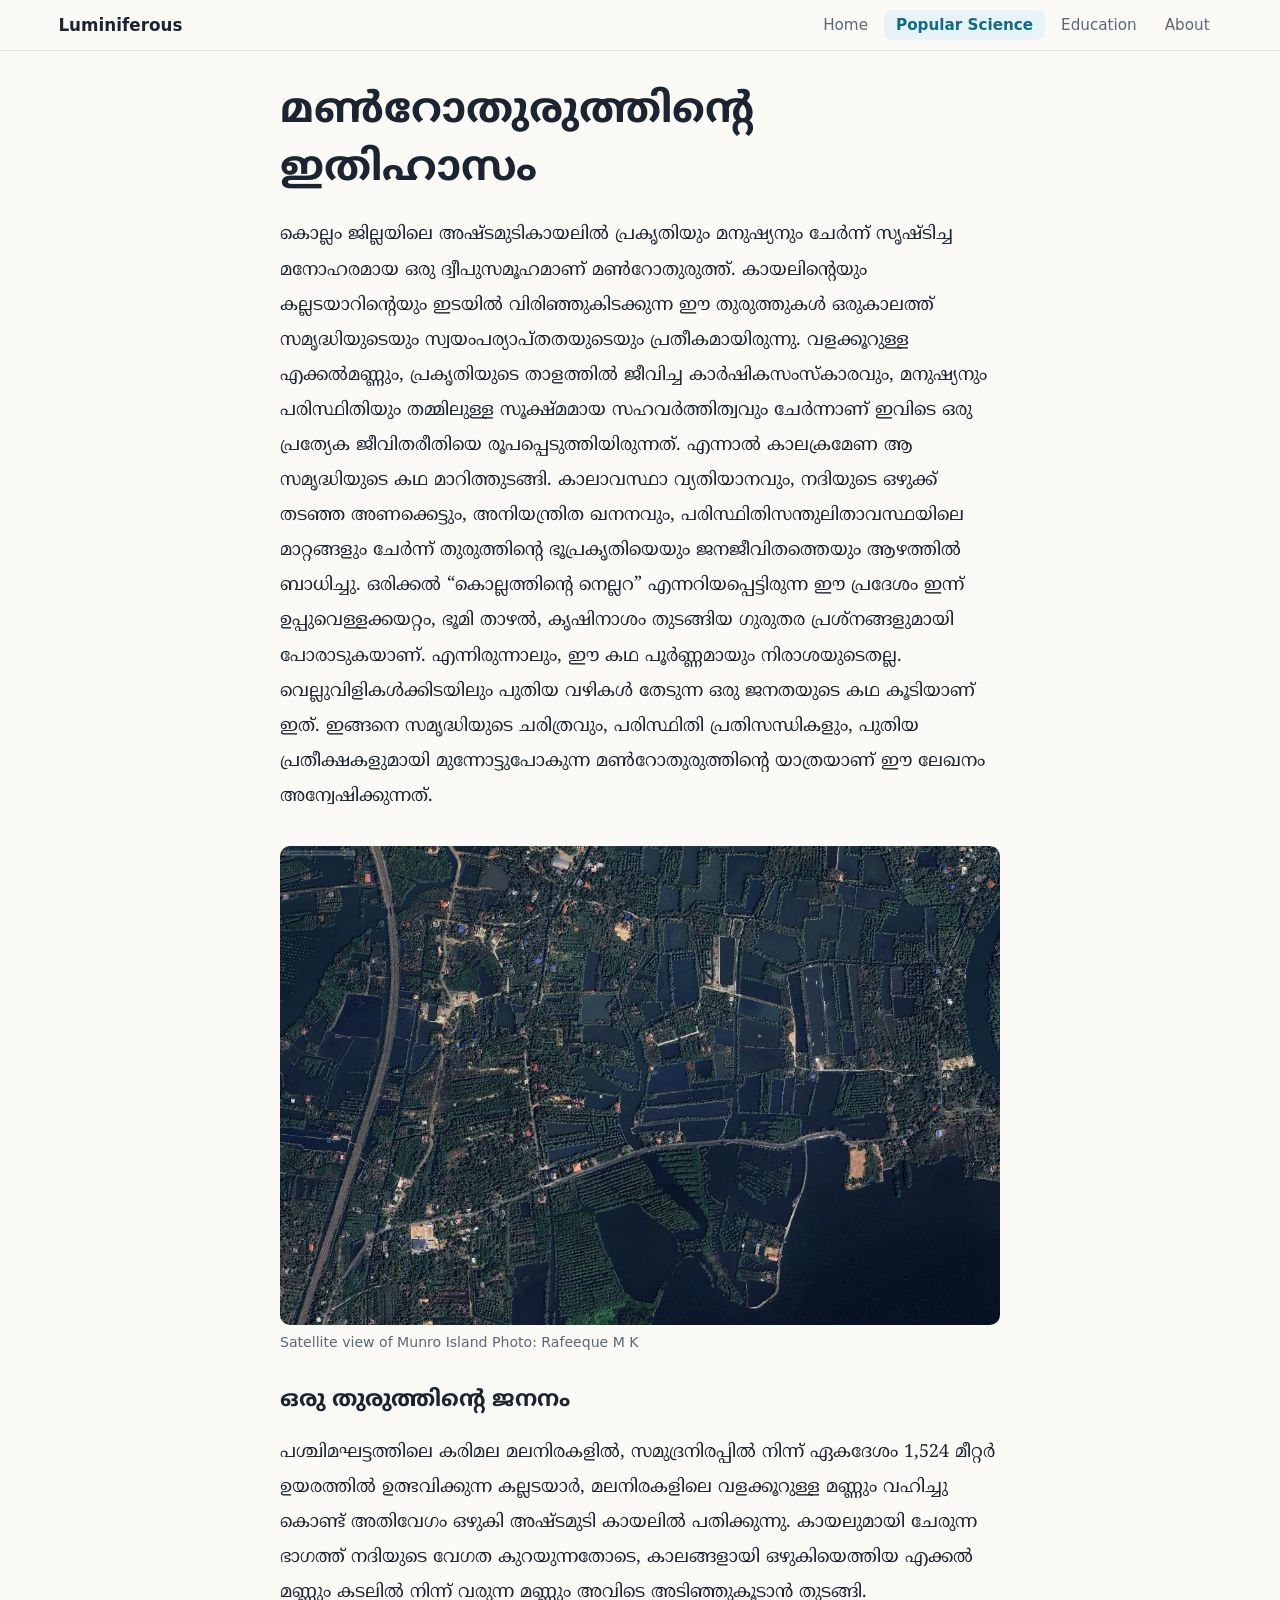
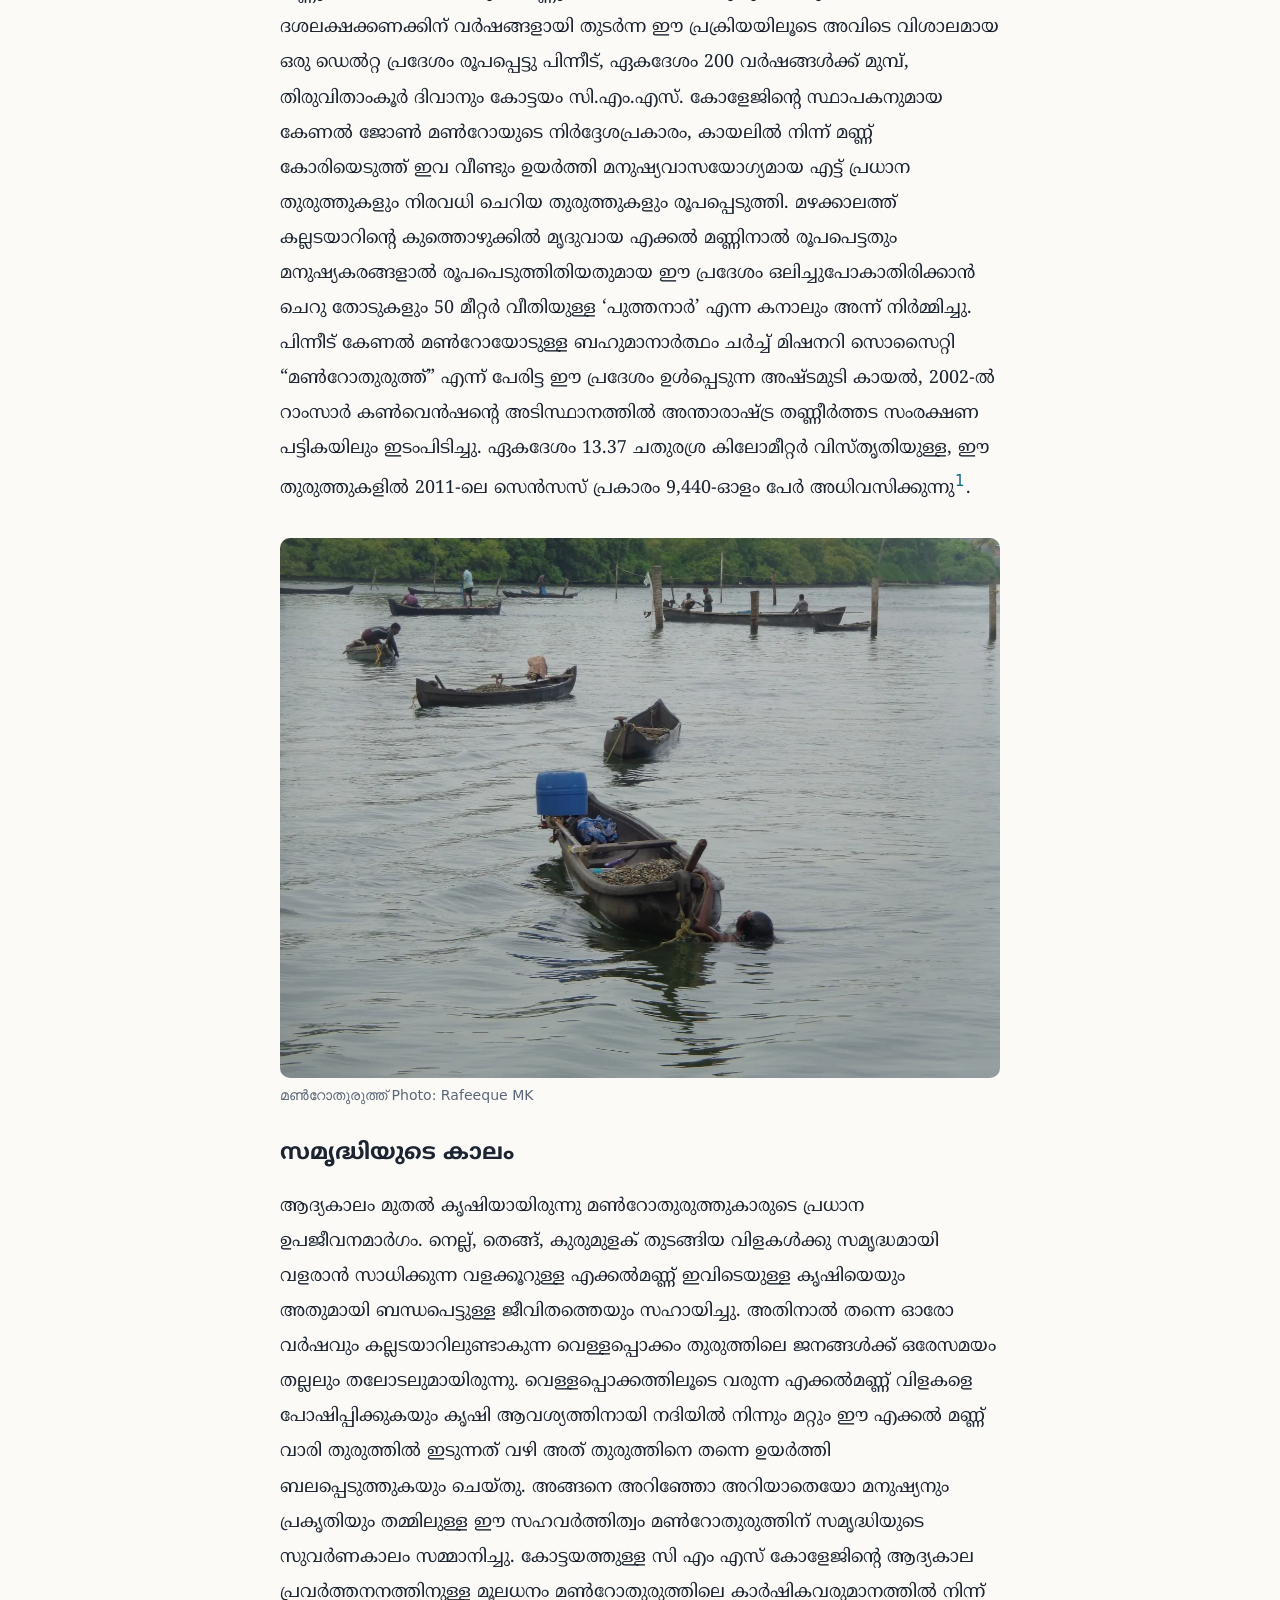
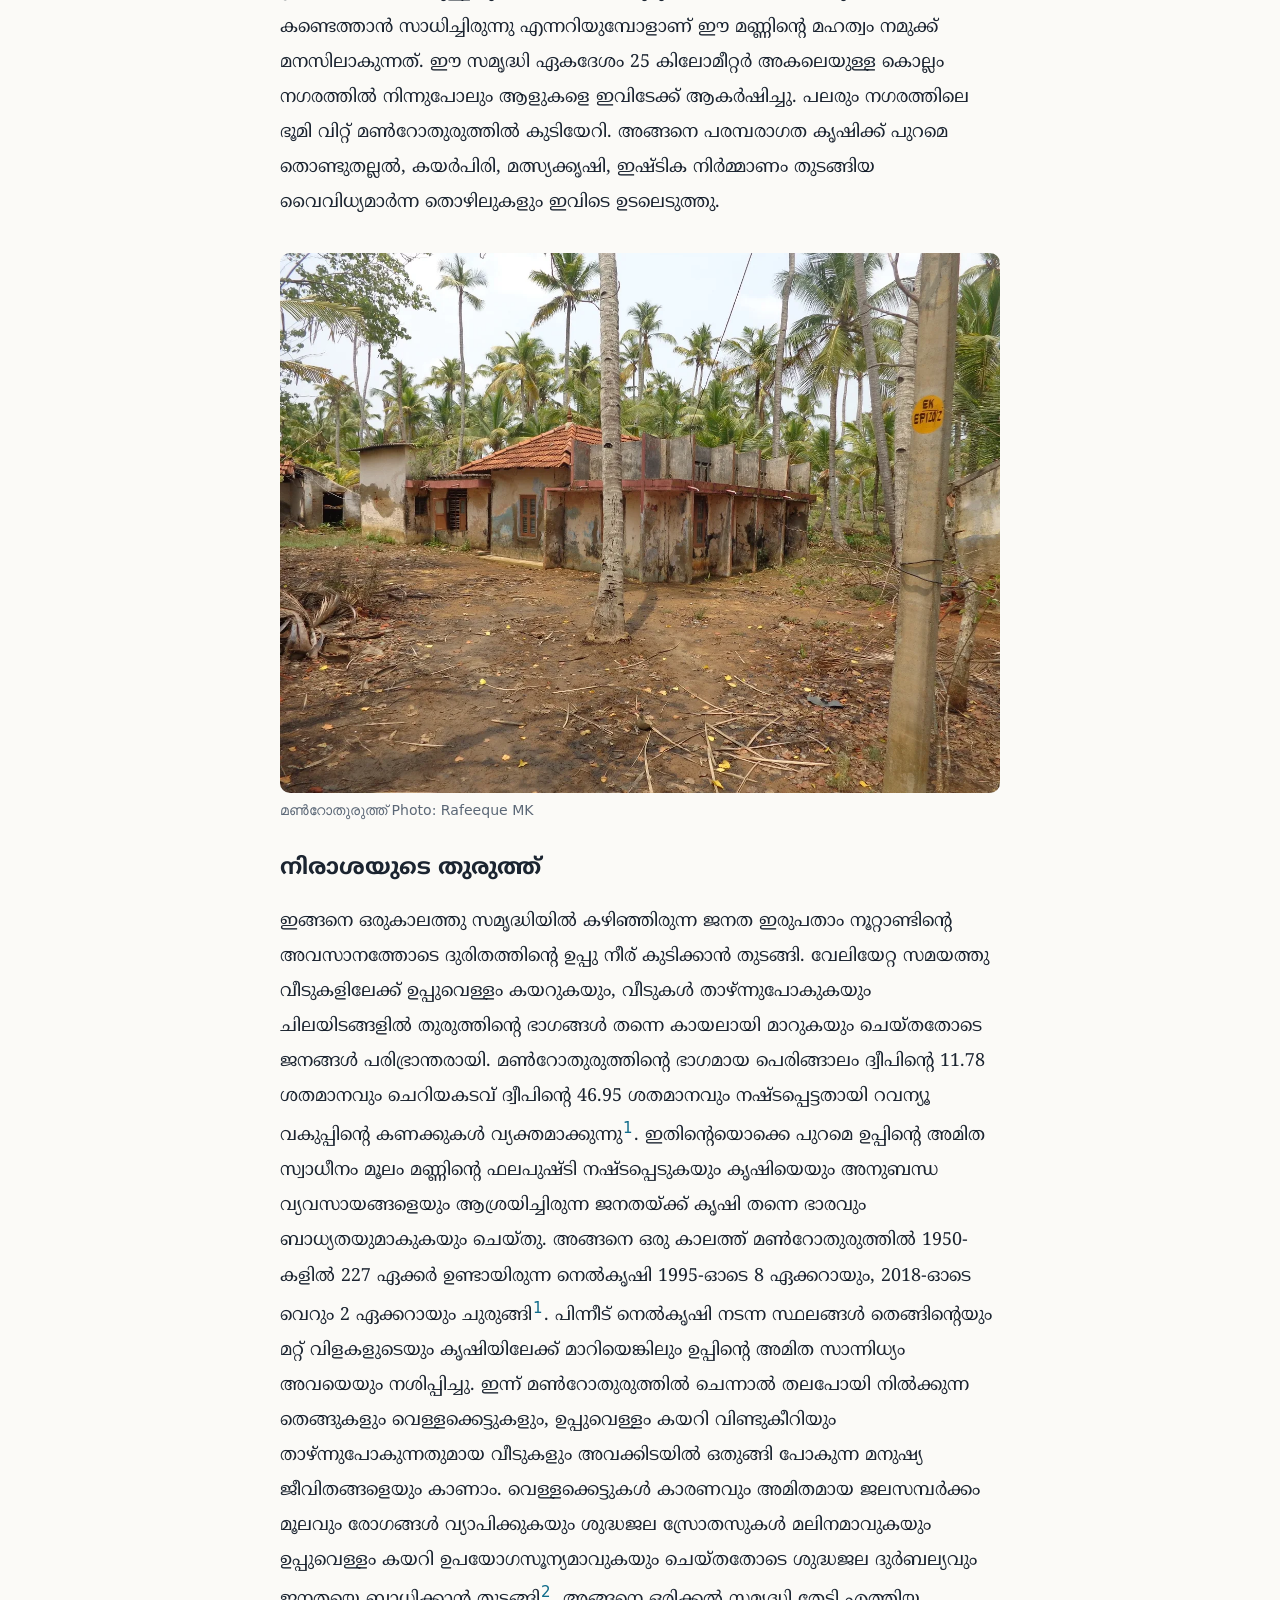
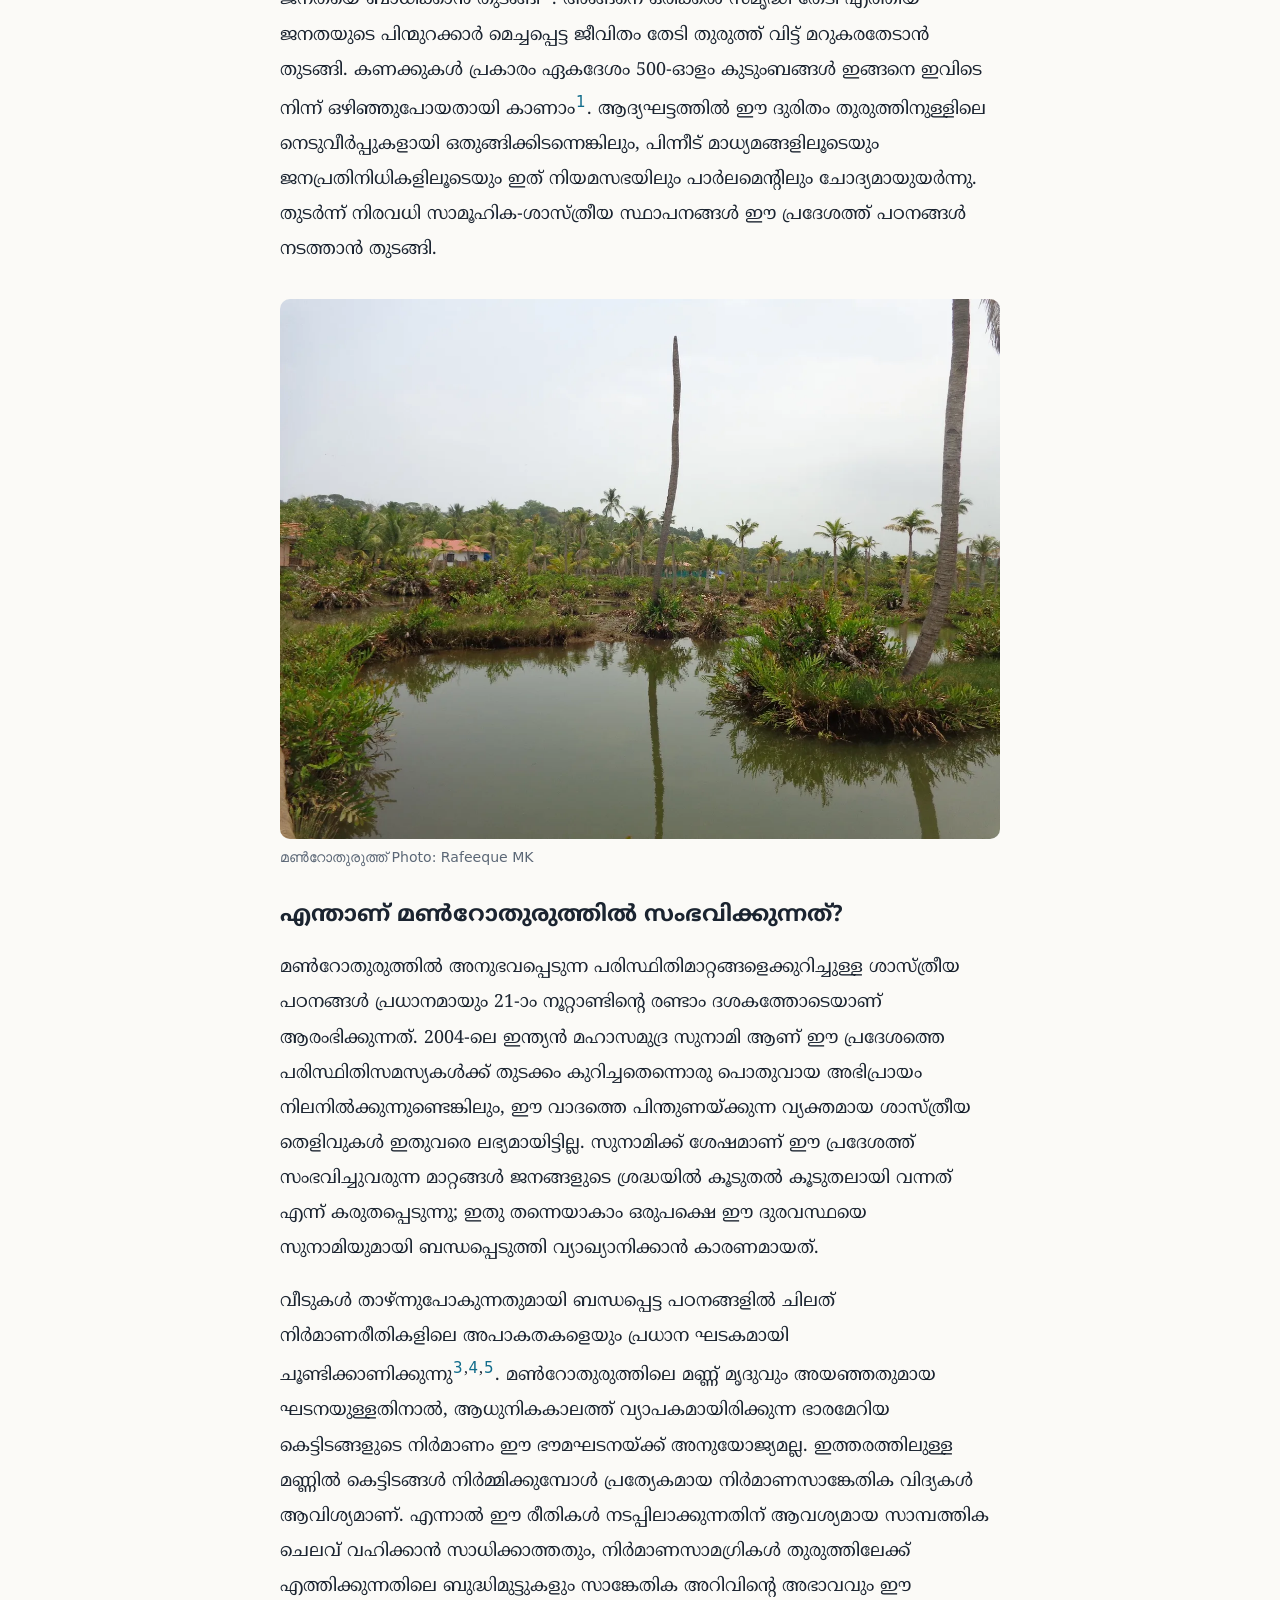
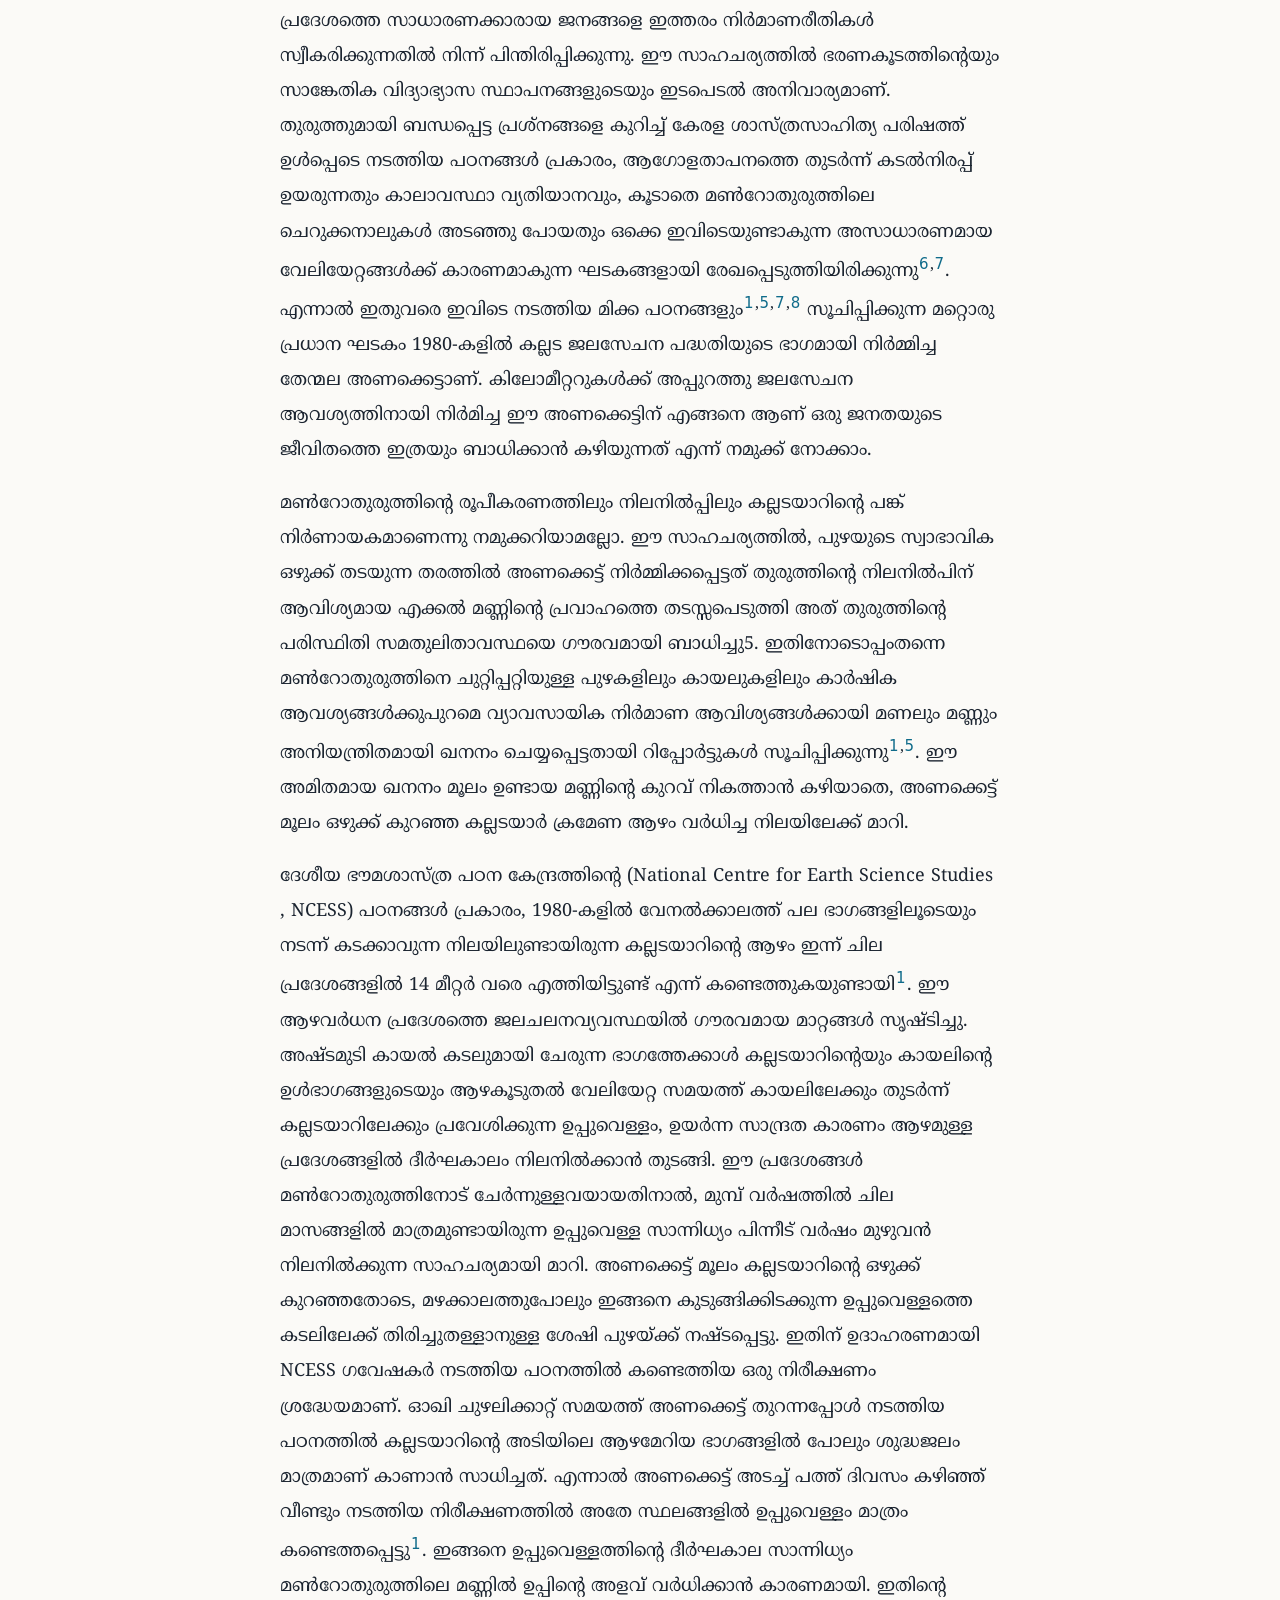
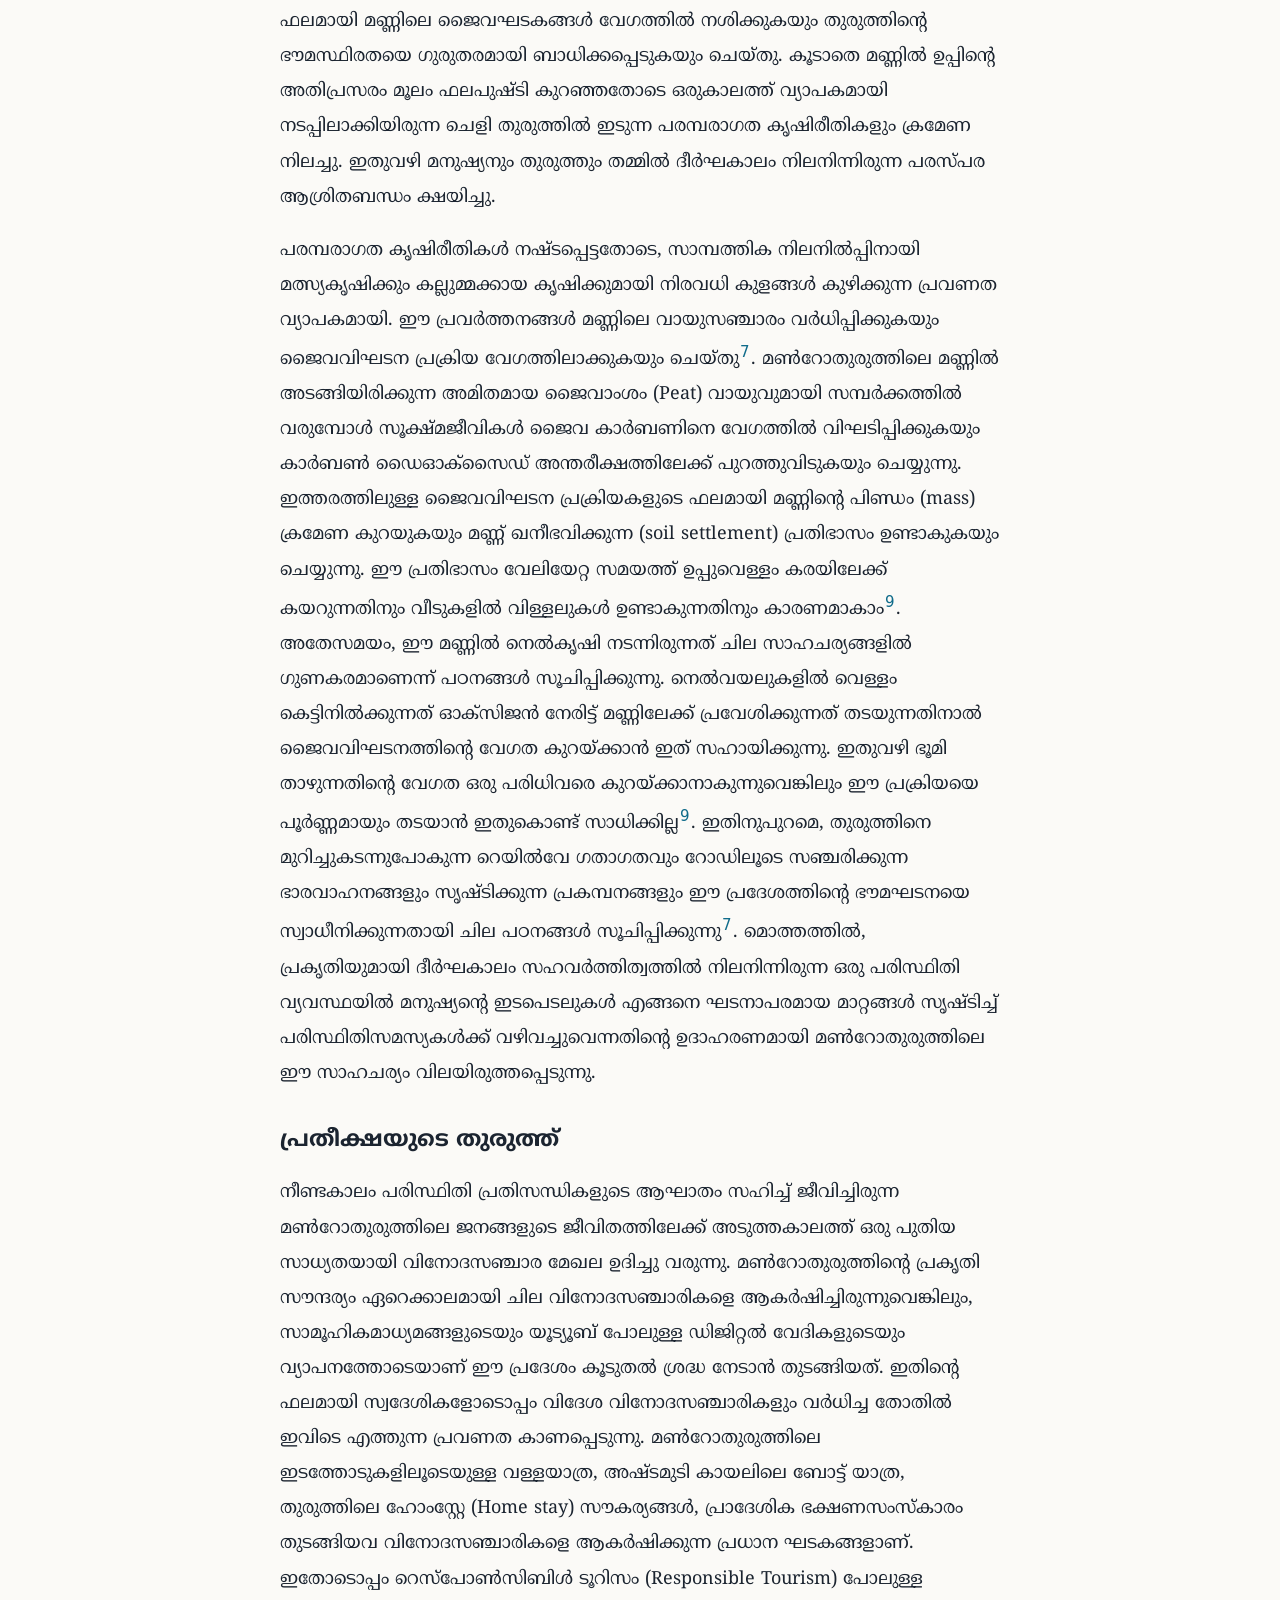
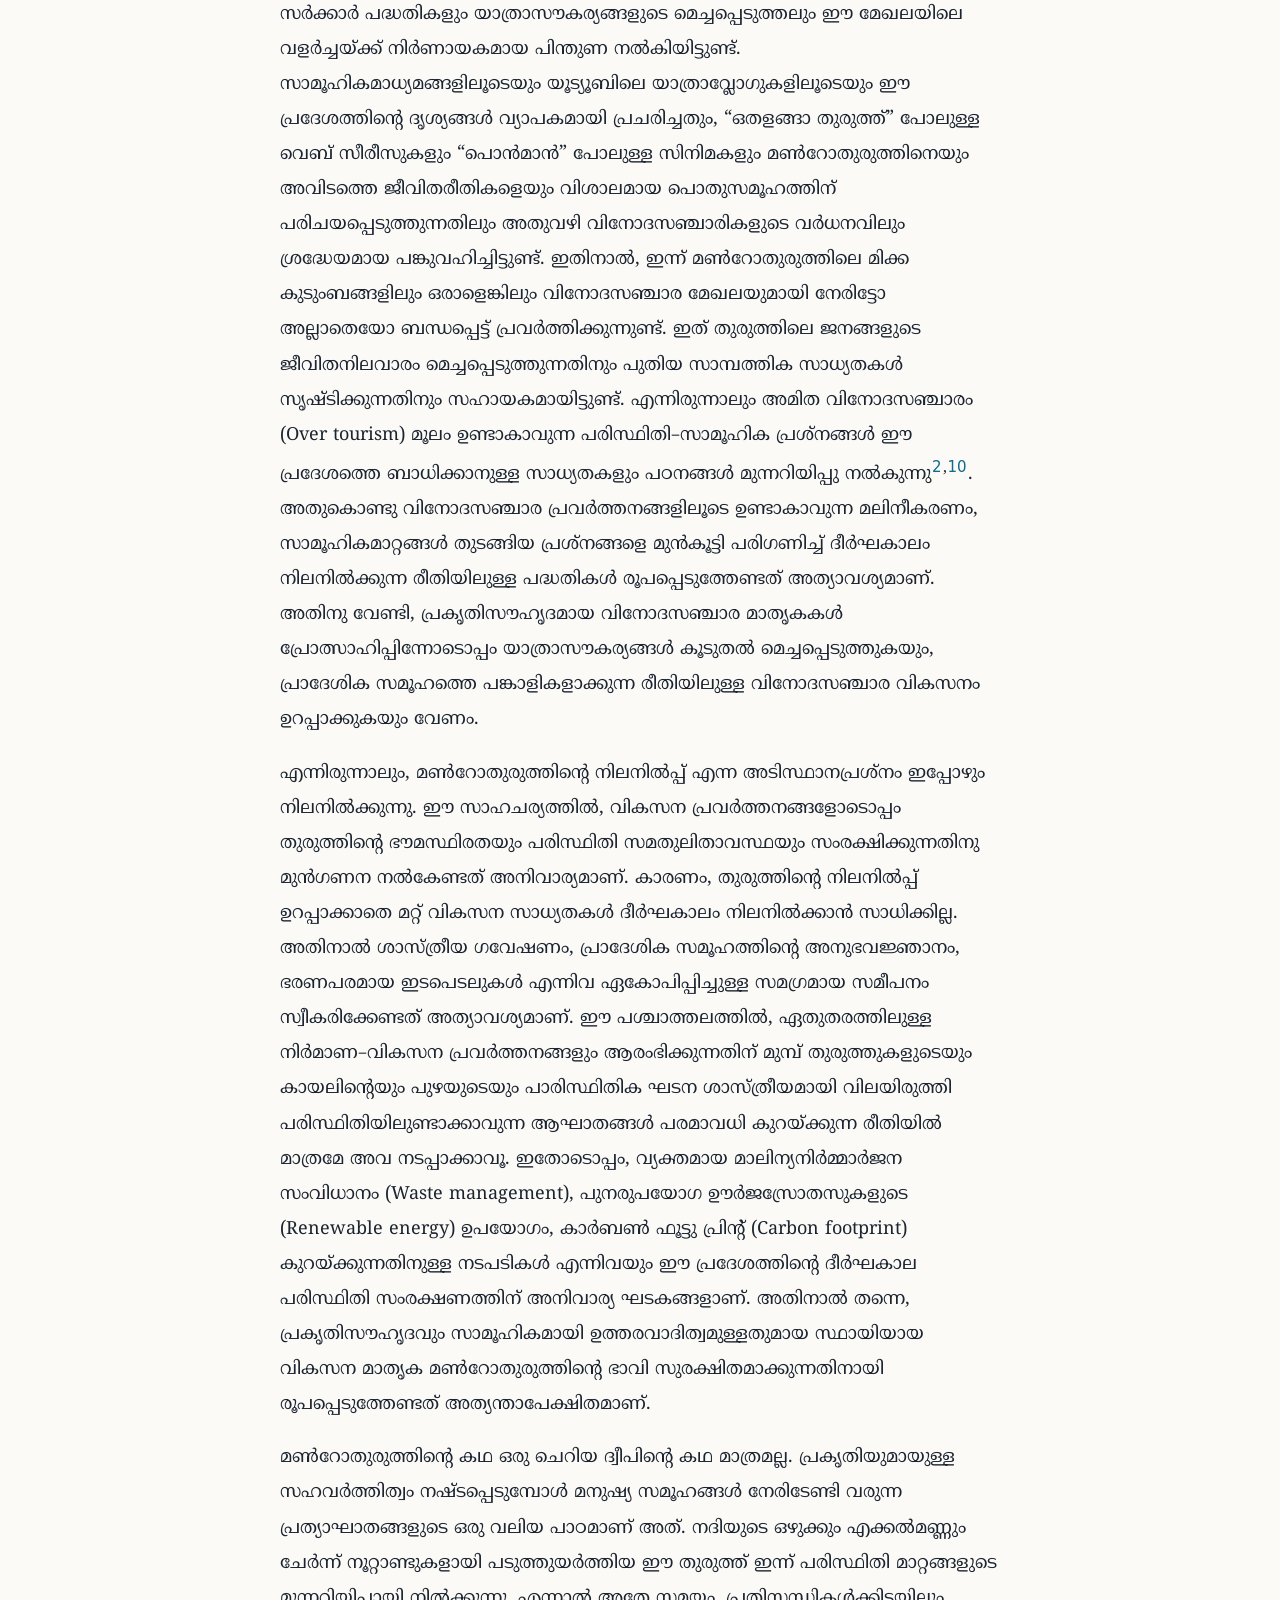
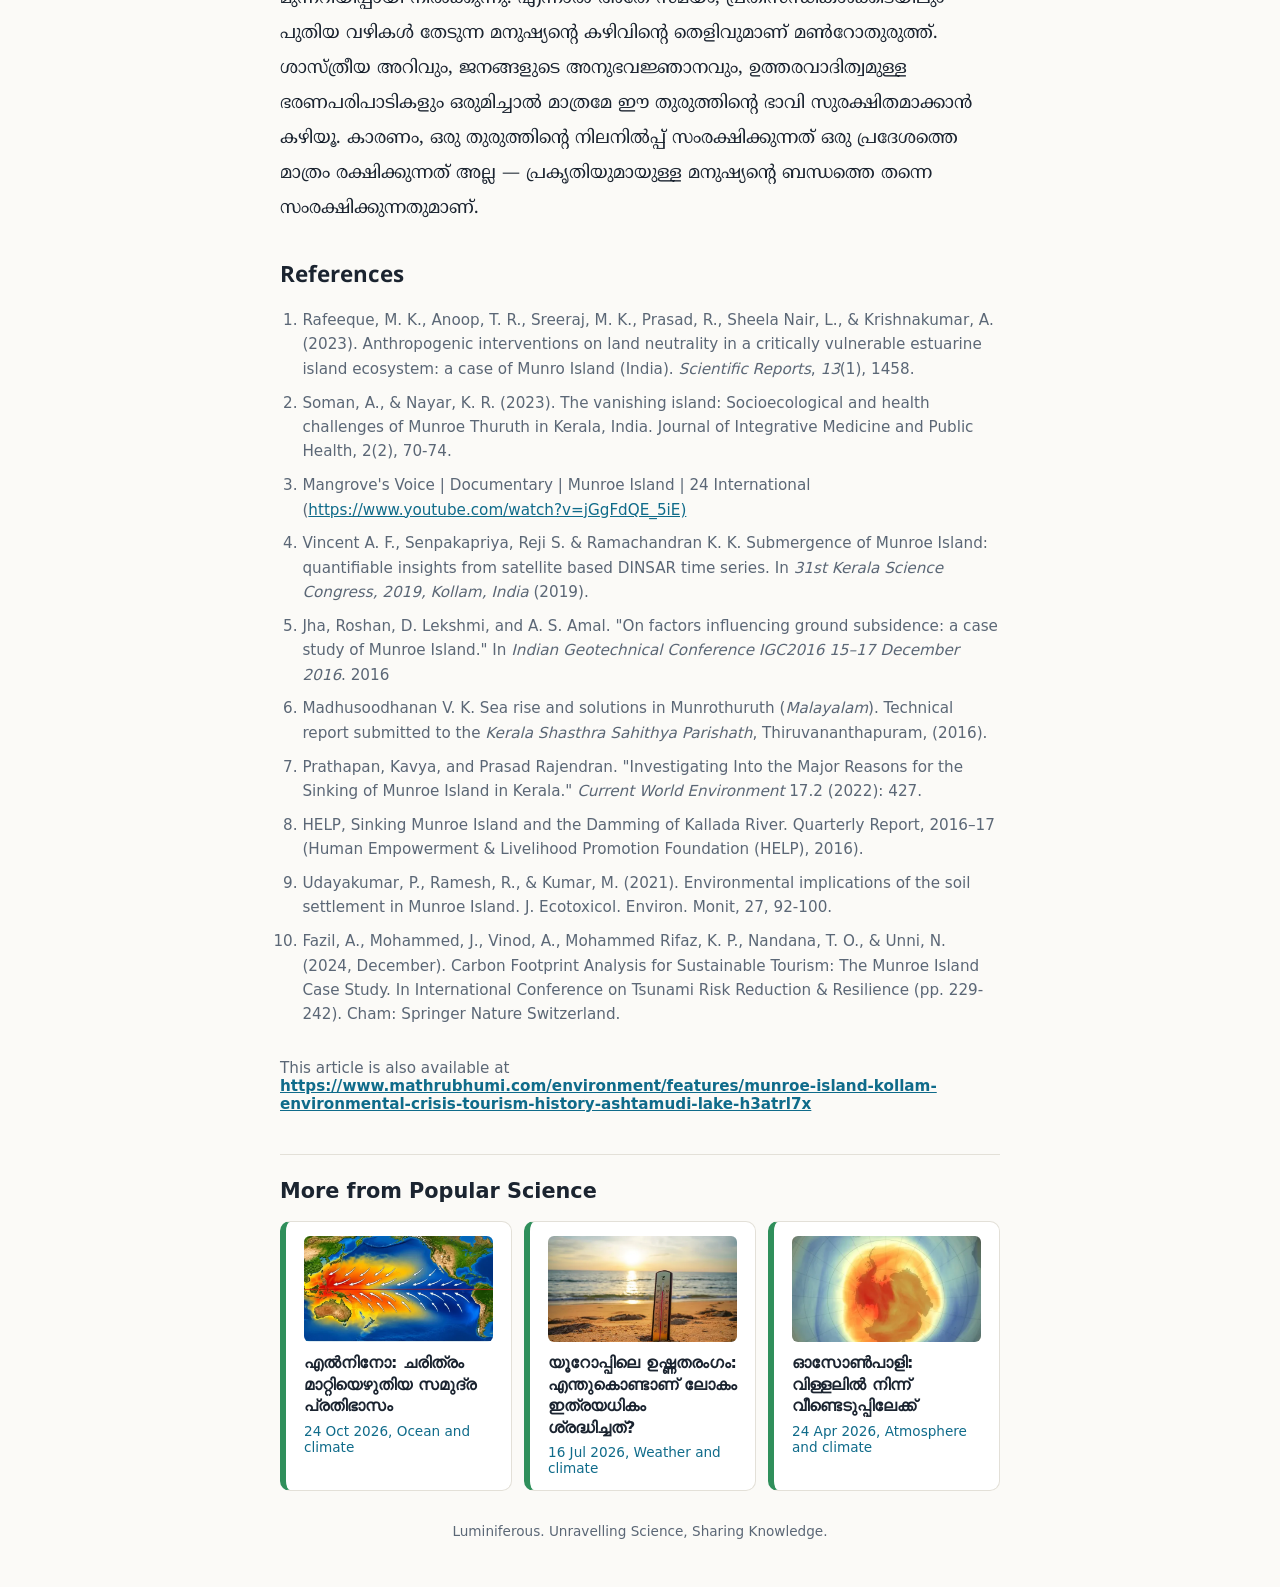
<file: articles/munroe-island.html>
<!DOCTYPE html>
<html lang="ml"><head><meta charset="UTF-8"><meta name="viewport" content="width=device-width, initial-scale=1">
<title>മൺറോതുരുത്തിന്റെ ഇതിഹാസം | Luminiferous</title>
<meta name="description" content="കൊല്ലം ജില്ലയിലെ അഷ്ടമുടികായലിൽ പ്രകൃതിയും മനുഷ്യനും ചേർന്ന് സൃഷ്ടിച്ച മനോഹരമായ ഒരു ദ്വീപുസമൂഹമാണ് മൺറോതുരുത്ത്. കായലിന്റെയും കല്ലടയാറിന്റെയും ഇടയിൽ…">
<meta property="og:type" content="article"><meta property="og:site_name" content="Luminiferous">
<meta property="og:title" content="മൺറോതുരുത്തിന്റെ ഇതിഹാസം"><meta property="og:description" content="കൊല്ലം ജില്ലയിലെ അഷ്ടമുടികായലിൽ പ്രകൃതിയും മനുഷ്യനും ചേർന്ന് സൃഷ്ടിച്ച മനോഹരമായ ഒരു ദ്വീപുസമൂഹമാണ് മൺറോതുരുത്ത്. കായലിന്റെയും കല്ലടയാറിന്റെയും ഇടയിൽ…">
<meta property="og:image" content="https://www.luminiferous.in/assets/share/munroe-island.jpg"><meta name="twitter:card" content="summary_large_image">
<link rel="preconnect" href="https://fonts.googleapis.com"><link rel="preconnect" href="https://fonts.gstatic.com" crossorigin>
<link href="https://fonts.googleapis.com/css2?family=Noto+Sans+Malayalam:wght@400;700&family=Noto+Serif+Malayalam:wght@400;700&display=swap" rel="stylesheet">
<link rel="stylesheet" href="../assets/style.css">
</head><body data-section="popular-science.html">
<div id="topbar"></div><script src="../assets/nav.js"></script>
<div class="wrap article ml">
<h1>മൺറോതുരുത്തിന്റെ ഇതിഹാസം</h1>
<!-- To show an author and date, remove the comment marks around the next line:
<p class="byline">Author name, date</p> -->

<p>കൊല്ലം ജില്ലയിലെ അഷ്ടമുടികായലിൽ പ്രകൃതിയും മനുഷ്യനും ചേർന്ന് സൃഷ്ടിച്ച മനോഹരമായ ഒരു ദ്വീപുസമൂഹമാണ് മൺറോതുരുത്ത്. കായലിന്റെയും കല്ലടയാറിന്റെയും ഇടയിൽ വിരിഞ്ഞുകിടക്കുന്ന ഈ തുരുത്തുകൾ ഒരുകാലത്ത് സമൃദ്ധിയുടെയും സ്വയംപര്യാപ്തതയുടെയും പ്രതീകമായിരുന്നു. വളക്കൂറുള്ള എക്കൽമണ്ണും, പ്രകൃതിയുടെ താളത്തിൽ ജീവിച്ച കാർഷികസംസ്കാരവും, മനുഷ്യനും പരിസ്ഥിതിയും തമ്മിലുള്ള സൂക്ഷ്മമായ സഹവർത്തിത്വവും ചേർന്നാണ് ഇവിടെ ഒരു പ്രത്യേക ജീവിതരീതിയെ രൂപപ്പെടുത്തിയിരുന്നത്. എന്നാൽ കാലക്രമേണ ആ സമൃദ്ധിയുടെ കഥ മാറിത്തുടങ്ങി. കാലാവസ്ഥാ വ്യതിയാനവും, നദിയുടെ ഒഴുക്ക് തടഞ്ഞ അണക്കെട്ടും, അനിയന്ത്രിത ഖനനവും, പരിസ്ഥിതിസന്തുലിതാവസ്ഥയിലെ മാറ്റങ്ങളും ചേർന്ന് തുരുത്തിന്റെ ഭൂപ്രകൃതിയെയും ജനജീവിതത്തെയും ആഴത്തിൽ ബാധിച്ചു. ഒരിക്കൽ “കൊല്ലത്തിന്റെ നെല്ലറ” എന്നറിയപ്പെട്ടിരുന്ന ഈ പ്രദേശം ഇന്ന് ഉപ്പുവെള്ളക്കയറ്റം, ഭൂമി താഴൽ, കൃഷിനാശം തുടങ്ങിയ ഗുരുതര പ്രശ്നങ്ങളുമായി പോരാടുകയാണ്. എന്നിരുന്നാലും, ഈ കഥ പൂർണ്ണമായും നിരാശയുടെതല്ല. വെല്ലുവിളികൾക്കിടയിലും പുതിയ വഴികൾ തേടുന്ന ഒരു ജനതയുടെ കഥ കൂടിയാണ് ഇത്. ഇങ്ങനെ സമൃദ്ധിയുടെ ചരിത്രവും, പരിസ്ഥിതി പ്രതിസന്ധികളും, പുതിയ പ്രതീക്ഷകളുമായി മുന്നോട്ടുപോകുന്ന മൺറോതുരുത്തിന്റെ യാത്രയാണ് ഈ ലേഖനം അന്വേഷിക്കുന്നത്.</p>
<figure><img src="images/munroe-island-1.webp" alt="മൺറോതുരുത്തിന്റെ ഉപഗ്രഹ ചിത്രം: കായൽ, കൃഷിയിടങ്ങൾ, വെള്ളം നിറഞ്ഞ കുളങ്ങൾ, വീടുകൾ" width="1131" height="752" loading="lazy"><figcaption lang="en">Satellite view of Munro Island Photo: Rafeeque M K</figcaption></figure>
<h2>ഒരു തുരുത്തിന്റെ ജനനം</h2>
<p>പശ്ചിമഘട്ടത്തിലെ കരിമല മലനിരകളിൽ, സമുദ്രനിരപ്പിൽ നിന്ന് ഏകദേശം 1,524 മീറ്റർ ഉയരത്തിൽ ഉത്ഭവിക്കുന്ന കല്ലടയാർ, മലനിരകളിലെ വളക്കൂറുള്ള മണ്ണും വഹിച്ചു കൊണ്ട് അതിവേഗം ഒഴുകി അഷ്ടമുടി കായലിൽ പതിക്കുന്നു. കായലുമായി ചേരുന്ന ഭാഗത്ത് നദിയുടെ വേഗത കുറയുന്നതോടെ, കാലങ്ങളായി ഒഴുകിയെത്തിയ എക്കൽ മണ്ണും കടലിൽ നിന്ന് വരുന്ന മണ്ണും അവിടെ അടിഞ്ഞുകൂടാൻ തുടങ്ങി. ദശലക്ഷക്കണക്കിന് വർഷങ്ങളായി തുടർന്ന ഈ പ്രക്രിയയിലൂടെ അവിടെ വിശാലമായ ഒരു ഡെൽറ്റ പ്രദേശം രൂപപ്പെട്ടു പിന്നീട്, ഏകദേശം 200 വർഷങ്ങൾക്ക് മുമ്പ്, തിരുവിതാംകൂർ ദിവാനും കോട്ടയം സി.എം.എസ്. കോളേജിന്റെ സ്ഥാപകനുമായ കേണൽ ജോൺ മൺറോയുടെ നിർദ്ദേശപ്രകാരം, കായലിൽ നിന്ന് മണ്ണ് കോരിയെടുത്ത് ഇവ വീണ്ടും ഉയർത്തി മനുഷ്യവാസയോഗ്യമായ എട്ട് പ്രധാന തുരുത്തുകളും നിരവധി ചെറിയ തുരുത്തുകളും രൂപപ്പെടുത്തി. മഴക്കാലത്ത് കല്ലടയാറിന്റെ കുത്തൊഴുക്കിൽ മൃദുവായ എക്കൽ മണ്ണിനാൽ രൂപപെട്ടതും മനുഷ്യകരങ്ങളാൽ രൂപപെടുത്തിതിയതുമായ ഈ പ്രദേശം ഒലിച്ചുപോകാതിരിക്കാൻ ചെറു തോടുകളും 50 മീറ്റർ വീതിയുള്ള ‘പുത്തനാർ’ എന്ന കനാലും അന്ന് നിർമ്മിച്ചു. പിന്നീട് കേണൽ മൺറോയോടുള്ള ബഹുമാനാർത്ഥം ചർച്ച് മിഷനറി സൊസൈറ്റി “മൺറോതുരുത്ത്” എന്ന് പേരിട്ട ഈ പ്രദേശം ഉൾപ്പെടുന്ന അഷ്ടമുടി കായൽ, 2002-ൽ റാംസാർ കൺവെൻഷന്റെ അടിസ്ഥാനത്തിൽ അന്താരാഷ്ട്ര തണ്ണീർത്തട സംരക്ഷണ പട്ടികയിലും ഇടംപിടിച്ചു. ഏകദേശം 13.37 ചതുരശ്ര കിലോമീറ്റർ വിസ്തൃതിയുള്ള, ഈ തുരുത്തുകളിൽ 2011-ലെ സെൻസസ് പ്രകാരം 9,440-ഓളം പേർ അധിവസിക്കുന്നു<sup><a href="#ref-1">1</a></sup>.</p>
<figure><img src="images/munroe-island-2.webp" alt="കായലിൽ വള്ളങ്ങളിൽ ജോലി ചെയ്യുന്ന തൊഴിലാളികൾ" width="1400" height="1050" loading="lazy"><figcaption>മൺറോതുരുത്ത് Photo: Rafeeque MK</figcaption></figure>
<h2>സമൃദ്ധിയുടെ കാലം</h2>
<p>ആദ്യകാലം മുതൽ കൃഷിയായിരുന്നു മൺറോതുരുത്തുകാരുടെ പ്രധാന ഉപജീവനമാർഗം. നെല്ല്, തെങ്ങ്, കുരുമുളക് തുടങ്ങിയ വിളകൾക്കു സമൃദ്ധമായി വളരാൻ സാധിക്കുന്ന വളക്കൂറുള്ള എക്കൽമണ്ണ് ഇവിടെയുള്ള കൃഷിയെയും അതുമായി ബന്ധപെട്ടുള്ള ജീവിതത്തെയും സഹായിച്ചു. അതിനാൽ തന്നെ ഓരോ വർഷവും കല്ലടയാറിലുണ്ടാകുന്ന വെള്ളപ്പൊക്കം തുരുത്തിലെ ജനങ്ങൾക്ക് ഒരേസമയം തല്ലലും തലോടലുമായിരുന്നു. വെള്ളപ്പൊക്കത്തിലൂടെ വരുന്ന എക്കൽമണ്ണ് വിളകളെ പോഷിപ്പിക്കുകയും കൃഷി ആവശ്യത്തിനായി നദിയിൽ നിന്നും മറ്റും ഈ എക്കൽ മണ്ണ് വാരി തുരുത്തിൽ ഇടുന്നത് വഴി അത് തുരുത്തിനെ തന്നെ ഉയർത്തി ബലപ്പെടുത്തുകയും ചെയ്തു. അങ്ങനെ അറിഞ്ഞോ അറിയാതെയോ മനുഷ്യനും പ്രകൃതിയും തമ്മിലുള്ള ഈ സഹവർത്തിത്വം മൺറോതുരുത്തിന് സമൃദ്ധിയുടെ സുവർണകാലം സമ്മാനിച്ചു. കോട്ടയത്തുള്ള സി എം എസ് കോളേജിന്റെ ആദ്യകാല പ്രവർത്തനനത്തിനുള്ള മൂലധനം മൺറോതുരുത്തിലെ കാർഷികവരുമാനത്തിൽ നിന്ന് കണ്ടെത്താൻ സാധിച്ചിരുന്നു എന്നറിയുമ്പോളാണ് ഈ മണ്ണിന്റെ മഹത്വം നമുക്ക് മനസിലാകുന്നത്. ഈ സമൃദ്ധി ഏകദേശം 25 കിലോമീറ്റർ അകലെയുള്ള കൊല്ലം നഗരത്തിൽ നിന്നുപോലും ആളുകളെ ഇവിടേക്ക് ആകർഷിച്ചു. പലരും നഗരത്തിലെ ഭൂമി വിറ്റ് മൺറോതുരുത്തിൽ കുടിയേറി. അങ്ങനെ പരമ്പരാഗത കൃഷിക്ക് പുറമെ തൊണ്ടുതല്ലൽ, കയർപിരി, മത്സ്യക്കൃഷി, ഇഷ്ടിക നിർമ്മാണം തുടങ്ങിയ വൈവിധ്യമാർന്ന തൊഴിലുകളും ഇവിടെ ഉടലെടുത്തു.</p>
<figure><img src="images/munroe-island-3.webp" alt="തെങ്ങിൻതോപ്പിനു നടുവിൽ ഉപേക്ഷിക്കപ്പെട്ട, ഭിത്തികൾ ദ്രവിച്ച വീട്" width="1400" height="1050" loading="lazy"><figcaption>മൺറോതുരുത്ത് Photo: Rafeeque MK</figcaption></figure>
<h2>നിരാശയുടെ തുരുത്ത്</h2>
<p>ഇങ്ങനെ ഒരുകാലത്തു സമൃദ്ധിയിൽ കഴിഞ്ഞിരുന്ന ജനത ഇരുപതാം നൂറ്റാണ്ടിന്റെ അവസാനത്തോടെ ദുരിതത്തിന്റെ ഉപ്പു നീര് കുടിക്കാൻ തുടങ്ങി. വേലിയേറ്റ സമയത്തു വീടുകളിലേക്ക് ഉപ്പുവെള്ളം കയറുകയും, വീടുകൾ താഴ്ന്നുപോകുകയും ചിലയിടങ്ങളിൽ തുരുത്തിന്റെ ഭാഗങ്ങൾ തന്നെ കായലായി മാറുകയും ചെയ്തതോടെ ജനങ്ങൾ പരിഭ്രാന്തരായി. മൺറോതുരുത്തിന്റെ ഭാഗമായ പെരിങ്ങാലം ദ്വീപിന്റെ 11.78 ശതമാനവും ചെറിയകടവ് ദ്വീപിന്റെ 46.95 ശതമാനവും നഷ്ടപ്പെട്ടതായി റവന്യൂ വകുപ്പിന്റെ കണക്കുകൾ വ്യക്തമാക്കുന്നു<sup><a href="#ref-1">1</a></sup>. ഇതിന്റെയൊക്കെ പുറമെ ഉപ്പിന്റെ അമിത സ്വാധീനം മൂലം മണ്ണിന്റെ ഫലപുഷ്ടി നഷ്ടപ്പെടുകയും കൃഷിയെയും അനുബന്ധ വ്യവസായങ്ങളെയും ആശ്രയിച്ചിരുന്ന ജനതയ്ക്ക് കൃഷി തന്നെ ഭാരവും ബാധ്യതയുമാകുകയും ചെയ്തു. അങ്ങനെ ഒരു കാലത്ത് മൺറോതുരുത്തിൽ 1950-കളിൽ 227 ഏക്കർ ഉണ്ടായിരുന്ന നെൽകൃഷി 1995-ഓടെ 8 ഏക്കറായും, 2018-ഓടെ വെറും 2 ഏക്കറായും ചുരുങ്ങി<sup><a href="#ref-1">1</a></sup>. പിന്നീട് നെൽകൃഷി നടന്ന സ്ഥലങ്ങൾ തെങ്ങിന്റെയും മറ്റ് വിളകളുടെയും കൃഷിയിലേക്ക് മാറിയെങ്കിലും ഉപ്പിന്റെ അമിത സാന്നിധ്യം അവയെയും നശിപ്പിച്ചു. ഇന്ന് മൺറോതുരുത്തിൽ ചെന്നാൽ തലപോയി നിൽക്കുന്ന തെങ്ങുകളും വെള്ളക്കെട്ടുകളും, ഉപ്പുവെള്ളം കയറി വിണ്ടുകീറിയും താഴ്ന്നുപോകുന്നതുമായ വീടുകളും അവക്കിടയിൽ ഒതുങ്ങി പോകുന്ന മനുഷ്യ ജീവിതങ്ങളെയും കാണാം. വെള്ളക്കെട്ടുകൾ കാരണവും അമിതമായ ജലസമ്പർക്കം മൂലവും രോഗങ്ങൾ വ്യാപിക്കുകയും ശുദ്ധജല സ്രോതസുകൾ മലിനമാവുകയും ഉപ്പുവെള്ളം കയറി ഉപയോഗസൂന്യമാവുകയും ചെയ്തതോടെ ശുദ്ധജല ദുർബല്യവും ജനതയെ ബാധിക്കാൻ തുടങ്ങി<sup><a href="#ref-2">2</a></sup>. അങ്ങനെ ഒരിക്കൽ സമൃദ്ധി തേടി എത്തിയ ജനതയുടെ പിന്മുറക്കാർ മെച്ചപ്പെട്ട ജീവിതം തേടി തുരുത്ത് വിട്ട് മറുകരതേടാൻ തുടങ്ങി. കണക്കുകൾ പ്രകാരം ഏകദേശം 500-ഓളം കുടുംബങ്ങൾ ഇങ്ങനെ ഇവിടെ നിന്ന് ഒഴിഞ്ഞുപോയതായി കാണാം<sup><a href="#ref-1">1</a></sup>. ആദ്യഘട്ടത്തിൽ ഈ ദുരിതം തുരുത്തിനുള്ളിലെ നെടുവീർപ്പുകളായി ഒതുങ്ങിക്കിടന്നെങ്കിലും, പിന്നീട് മാധ്യമങ്ങളിലൂടെയും ജനപ്രതിനിധികളിലൂടെയും ഇത് നിയമസഭയിലും പാർലമെന്റിലും ചോദ്യമായുയർന്നു. തുടർന്ന് നിരവധി സാമൂഹിക-ശാസ്ത്രീയ സ്ഥാപനങ്ങൾ ഈ പ്രദേശത്ത് പഠനങ്ങൾ നടത്താൻ തുടങ്ങി.</p>
<figure><img src="images/munroe-island-4.webp" alt="തെങ്ങുകൾ നിറഞ്ഞ തുരുത്തിൽ വെള്ളം കയറിയ ഭൂമി" width="1400" height="1050" loading="lazy"><figcaption>മൺറോതുരുത്ത് Photo: Rafeeque MK</figcaption></figure>
<h2>എന്താണ് മൺറോതുരുത്തിൽ സംഭവിക്കുന്നത്?</h2>
<p>മൺറോതുരുത്തിൽ അനുഭവപ്പെടുന്ന പരിസ്ഥിതിമാറ്റങ്ങളെക്കുറിച്ചുള്ള ശാസ്ത്രീയ പഠനങ്ങൾ പ്രധാനമായും 21-ാം നൂറ്റാണ്ടിന്റെ രണ്ടാം ദശകത്തോടെയാണ് ആരംഭിക്കുന്നത്. 2004-ലെ ഇന്ത്യൻ മഹാസമുദ്ര സുനാമി ആണ് ഈ പ്രദേശത്തെ പരിസ്ഥിതിസമസ്യകൾക്ക് തുടക്കം കുറിച്ചതെന്നൊരു പൊതുവായ അഭിപ്രായം നിലനിൽക്കുന്നുണ്ടെങ്കിലും, ഈ വാദത്തെ പിന്തുണയ്ക്കുന്ന വ്യക്തമായ ശാസ്ത്രീയ തെളിവുകൾ ഇതുവരെ ലഭ്യമായിട്ടില്ല. സുനാമിക്ക് ശേഷമാണ് ഈ പ്രദേശത്ത് സംഭവിച്ചുവരുന്ന മാറ്റങ്ങൾ ജനങ്ങളുടെ ശ്രദ്ധയിൽ കൂടുതൽ കൂടുതലായി വന്നത് എന്ന് കരുതപ്പെടുന്നു; ഇതു തന്നെയാകാം ഒരുപക്ഷെ ഈ ദുരവസ്ഥയെ സുനാമിയുമായി ബന്ധപ്പെടുത്തി വ്യാഖ്യാനിക്കാൻ കാരണമായത്.</p>
<p>വീടുകൾ താഴ്ന്നുപോകുന്നതുമായി ബന്ധപ്പെട്ട പഠനങ്ങളിൽ ചിലത് നിർമാണരീതികളിലെ അപാകതകളെയും പ്രധാന ഘടകമായി ചൂണ്ടിക്കാണിക്കുന്നു<sup><a href="#ref-3">3</a>,<a href="#ref-4">4</a>,<a href="#ref-5">5</a></sup>. മൺറോതുരുത്തിലെ മണ്ണ് മൃദുവും അയഞ്ഞതുമായ ഘടനയുള്ളതിനാൽ, ആധുനികകാലത്ത് വ്യാപകമായിരിക്കുന്ന ഭാരമേറിയ കെട്ടിടങ്ങളുടെ നിർമാണം ഈ ഭൗമഘടനയ്ക്ക് അനുയോജ്യമല്ല. ഇത്തരത്തിലുള്ള മണ്ണിൽ കെട്ടിടങ്ങൾ നിർമ്മിക്കുമ്പോൾ പ്രത്യേകമായ നിർമാണസാങ്കേതിക വിദ്യകൾ ആവിശ്യമാണ്. എന്നാൽ ഈ രീതികൾ നടപ്പിലാക്കുന്നതിന് ആവശ്യമായ സാമ്പത്തിക ചെലവ് വഹിക്കാൻ സാധിക്കാത്തതും, നിർമാണസാമഗ്രികൾ തുരുത്തിലേക്ക് എത്തിക്കുന്നതിലെ ബുദ്ധിമുട്ടുകളും സാങ്കേതിക അറിവിന്റെ അഭാവവും ഈ പ്രദേശത്തെ സാധാരണക്കാരായ ജനങ്ങളെ ഇത്തരം നിർമാണരീതികൾ സ്വീകരിക്കുന്നതിൽ നിന്ന് പിന്തിരിപ്പിക്കുന്നു. ഈ സാഹചര്യത്തിൽ ഭരണകൂടത്തിന്റെയും സാങ്കേതിക വിദ്യാഭ്യാസ സ്ഥാപനങ്ങളുടെയും ഇടപെടൽ അനിവാര്യമാണ്. തുരുത്തുമായി ബന്ധപ്പെട്ട പ്രശ്നങ്ങളെ കുറിച്ച് കേരള ശാസ്ത്രസാഹിത്യ പരിഷത്ത് ഉൾപ്പെടെ നടത്തിയ പഠനങ്ങൾ പ്രകാരം, ആഗോളതാപനത്തെ തുടർന്ന് കടൽനിരപ്പ് ഉയരുന്നതും കാലാവസ്ഥാ വ്യതിയാനവും, കൂടാതെ മൺറോതുരുത്തിലെ ചെറുക്കനാലുകൾ അടഞ്ഞു പോയതും ഒക്കെ ഇവിടെയുണ്ടാകുന്ന അസാധാരണമായ വേലിയേറ്റങ്ങൾക്ക് കാരണമാകുന്ന ഘടകങ്ങളായി രേഖപ്പെടുത്തിയിരിക്കുന്നു<sup><a href="#ref-6">6</a>,<a href="#ref-7">7</a></sup>. എന്നാൽ ഇതുവരെ ഇവിടെ നടത്തിയ മിക്ക പഠനങ്ങളും<sup><a href="#ref-1">1</a>,<a href="#ref-5">5</a>,<a href="#ref-7">7</a>,<a href="#ref-8">8</a></sup> സൂചിപ്പിക്കുന്ന മറ്റൊരു പ്രധാന ഘടകം 1980-കളിൽ കല്ലട ജലസേചന പദ്ധതിയുടെ ഭാഗമായി നിർമ്മിച്ച തേന്മല അണക്കെട്ടാണ്. കിലോമീറ്ററുകൾക്ക് അപ്പുറത്തു ജലസേചന ആവശ്യത്തിനായി നിർമിച്ച ഈ അണക്കെട്ടിന് എങ്ങനെ ആണ് ഒരു ജനതയുടെ ജീവിതത്തെ ഇത്രയും ബാധിക്കാൻ കഴിയുന്നത് എന്ന് നമുക്ക് നോക്കാം.</p>
<p>മൺറോതുരുത്തിന്റെ രൂപീകരണത്തിലും നിലനിൽപ്പിലും കല്ലടയാറിന്റെ പങ്ക് നിർണായകമാണെന്നു നമുക്കറിയാമല്ലോ. ഈ സാഹചര്യത്തിൽ, പുഴയുടെ സ്വാഭാവിക ഒഴുക്ക് തടയുന്ന തരത്തിൽ അണക്കെട്ട് നിർമ്മിക്കപ്പെട്ടത് തുരുത്തിന്റെ നിലനിൽപിന് ആവിശ്യമായ എക്കൽ മണ്ണിന്റെ പ്രവാഹത്തെ തടസ്സപെടുത്തി അത് തുരുത്തിന്റെ പരിസ്ഥിതി സമതുലിതാവസ്ഥയെ ഗൗരവമായി ബാധിച്ചു5. ഇതിനോടൊപ്പംതന്നെ മൺറോതുരുത്തിനെ ചുറ്റിപ്പറ്റിയുള്ള പുഴകളിലും കായലുകളിലും കാർഷിക ആവശ്യങ്ങൾക്കുപുറമെ വ്യാവസായിക നിർമാണ ആവിശ്യങ്ങൾക്കായി മണലും മണ്ണും അനിയന്ത്രിതമായി ഖനനം ചെയ്യപ്പെട്ടതായി റിപ്പോർട്ടുകൾ സൂചിപ്പിക്കുന്നു<sup><a href="#ref-1">1</a>,<a href="#ref-5">5</a></sup>. ഈ അമിതമായ ഖനനം മൂലം ഉണ്ടായ മണ്ണിന്റെ കുറവ് നികത്താൻ കഴിയാതെ, അണക്കെട്ട് മൂലം ഒഴുക്ക് കുറഞ്ഞ കല്ലടയാർ ക്രമേണ ആഴം വർധിച്ച നിലയിലേക്ക് മാറി.</p>
<p>ദേശീയ ഭൗമശാസ്ത്ര പഠന കേന്ദ്രത്തിന്റെ (National Centre for Earth Science Studies , NCESS) പഠനങ്ങൾ പ്രകാരം, 1980-കളിൽ വേനൽക്കാലത്ത് പല ഭാഗങ്ങളിലൂടെയും നടന്ന് കടക്കാവുന്ന നിലയിലുണ്ടായിരുന്ന കല്ലടയാറിന്റെ ആഴം ഇന്ന് ചില പ്രദേശങ്ങളിൽ 14 മീറ്റർ വരെ എത്തിയിട്ടുണ്ട് എന്ന് കണ്ടെത്തുകയുണ്ടായി<sup><a href="#ref-1">1</a></sup>. ഈ ആഴവർധന പ്രദേശത്തെ ജലചലനവ്യവസ്ഥയിൽ ഗൗരവമായ മാറ്റങ്ങൾ സൃഷ്ടിച്ചു. അഷ്ടമുടി കായൽ കടലുമായി ചേരുന്ന ഭാഗത്തേക്കാൾ കല്ലടയാറിന്റെയും കായലിന്റെ ഉൾഭാഗങ്ങളുടെയും ആഴകൂടുതൽ വേലിയേറ്റ സമയത്ത് കായലിലേക്കും തുടർന്ന് കല്ലടയാറിലേക്കും പ്രവേശിക്കുന്ന ഉപ്പുവെള്ളം, ഉയർന്ന സാന്ദ്രത കാരണം ആഴമുള്ള പ്രദേശങ്ങളിൽ ദീർഘകാലം നിലനിൽക്കാൻ തുടങ്ങി. ഈ പ്രദേശങ്ങൾ മൺറോതുരുത്തിനോട് ചേർന്നുള്ളവയായതിനാൽ, മുമ്പ് വർഷത്തിൽ ചില മാസങ്ങളിൽ മാത്രമുണ്ടായിരുന്ന ഉപ്പുവെള്ള സാന്നിധ്യം പിന്നീട് വർഷം മുഴുവൻ നിലനിൽക്കുന്ന സാഹചര്യമായി മാറി. അണക്കെട്ട് മൂലം കല്ലടയാറിന്റെ ഒഴുക്ക് കുറഞ്ഞതോടെ, മഴക്കാലത്തുപോലും ഇങ്ങനെ കുടുങ്ങിക്കിടക്കുന്ന ഉപ്പുവെള്ളത്തെ കടലിലേക്ക് തിരിച്ചുതള്ളാനുള്ള ശേഷി പുഴയ്ക്ക് നഷ്ടപ്പെട്ടു. ഇതിന് ഉദാഹരണമായി NCESS ഗവേഷകർ നടത്തിയ പഠനത്തിൽ കണ്ടെത്തിയ ഒരു നിരീക്ഷണം ശ്രദ്ധേയമാണ്. ഓഖി ചുഴലിക്കാറ്റ് സമയത്ത് അണക്കെട്ട് തുറന്നപ്പോൾ നടത്തിയ പഠനത്തിൽ കല്ലടയാറിന്റെ അടിയിലെ ആഴമേറിയ ഭാഗങ്ങളിൽ പോലും ശുദ്ധജലം മാത്രമാണ് കാണാൻ സാധിച്ചത്. എന്നാൽ അണക്കെട്ട് അടച്ച് പത്ത് ദിവസം കഴിഞ്ഞ് വീണ്ടും നടത്തിയ നിരീക്ഷണത്തിൽ അതേ സ്ഥലങ്ങളിൽ ഉപ്പുവെള്ളം മാത്രം കണ്ടെത്തപ്പെട്ടു<sup><a href="#ref-1">1</a></sup>. ഇങ്ങനെ ഉപ്പുവെള്ളത്തിന്റെ ദീർഘകാല സാന്നിധ്യം മൺറോതുരുത്തിലെ മണ്ണിൽ ഉപ്പിന്റെ അളവ് വർധിക്കാൻ കാരണമായി. ഇതിന്റെ ഫലമായി മണ്ണിലെ ജൈവഘടകങ്ങൾ വേഗത്തിൽ നശിക്കുകയും തുരുത്തിന്റെ ഭൗമസ്ഥിരതയെ ഗുരുതരമായി ബാധിക്കപ്പെടുകയും ചെയ്തു. കൂടാതെ മണ്ണിൽ ഉപ്പിന്റെ അതിപ്രസരം മൂലം ഫലപുഷ്ടി കുറഞ്ഞതോടെ ഒരുകാലത്ത് വ്യാപകമായി നടപ്പിലാക്കിയിരുന്ന ചെളി തുരുത്തിൽ ഇടുന്ന പരമ്പരാഗത കൃഷിരീതികളും ക്രമേണ നിലച്ചു. ഇതുവഴി മനുഷ്യനും തുരുത്തും തമ്മിൽ ദീർഘകാലം നിലനിന്നിരുന്ന പരസ്പര ആശ്രിതബന്ധം ക്ഷയിച്ചു.</p>
<p>പരമ്പരാഗത കൃഷിരീതികൾ നഷ്ടപ്പെട്ടതോടെ, സാമ്പത്തിക നിലനിൽപ്പിനായി മത്സ്യകൃഷിക്കും കല്ലുമ്മക്കായ കൃഷിക്കുമായി നിരവധി കുളങ്ങൾ കുഴിക്കുന്ന പ്രവണത വ്യാപകമായി. ഈ പ്രവർത്തനങ്ങൾ മണ്ണിലെ വായുസഞ്ചാരം വർധിപ്പിക്കുകയും ജൈവവിഘടന പ്രക്രിയ വേഗത്തിലാക്കുകയും ചെയ്തു<sup><a href="#ref-7">7</a></sup>. മൺറോതുരുത്തിലെ മണ്ണിൽ അടങ്ങിയിരിക്കുന്ന അമിതമായ ജൈവാംശം (Peat) വായുവുമായി സമ്പർക്കത്തിൽ വരുമ്പോൾ സൂക്ഷ്മജീവികൾ ജൈവ കാർബണിനെ വേഗത്തിൽ വിഘടിപ്പിക്കുകയും കാർബൺ ഡൈഓക്സൈഡ് അന്തരീക്ഷത്തിലേക്ക് പുറത്തുവിടുകയും ചെയ്യുന്നു. ഇത്തരത്തിലുള്ള ജൈവവിഘടന പ്രക്രിയകളുടെ ഫലമായി മണ്ണിന്റെ പിണ്ഡം (mass) ക്രമേണ കുറയുകയും മണ്ണ് ഖനീഭവിക്കുന്ന (soil settlement) പ്രതിഭാസം ഉണ്ടാകുകയും ചെയ്യുന്നു. ഈ പ്രതിഭാസം വേലിയേറ്റ സമയത്ത് ഉപ്പുവെള്ളം കരയിലേക്ക് കയറുന്നതിനും വീടുകളിൽ വിള്ളലുകൾ ഉണ്ടാകുന്നതിനും കാരണമാകാം<sup><a href="#ref-9">9</a></sup>. അതേസമയം, ഈ മണ്ണിൽ നെൽകൃഷി നടന്നിരുന്നത് ചില സാഹചര്യങ്ങളിൽ ഗുണകരമാണെന്ന് പഠനങ്ങൾ സൂചിപ്പിക്കുന്നു. നെൽവയലുകളിൽ വെള്ളം കെട്ടിനിൽക്കുന്നത് ഓക്സിജൻ നേരിട്ട് മണ്ണിലേക്ക് പ്രവേശിക്കുന്നത് തടയുന്നതിനാൽ ജൈവവിഘടനത്തിന്റെ വേഗത കുറയ്ക്കാൻ ഇത് സഹായിക്കുന്നു. ഇതുവഴി ഭൂമി താഴുന്നതിന്റെ വേഗത ഒരു പരിധിവരെ കുറയ്ക്കാനാകുന്നുവെങ്കിലും ഈ പ്രക്രിയയെ പൂർണ്ണമായും തടയാൻ ഇതുകൊണ്ട് സാധിക്കില്ല<sup><a href="#ref-9">9</a></sup>. ഇതിനുപുറമെ, തുരുത്തിനെ മുറിച്ചുകടന്നുപോകുന്ന റെയിൽവേ ഗതാഗതവും റോഡിലൂടെ സഞ്ചരിക്കുന്ന ഭാരവാഹനങ്ങളും സൃഷ്ടിക്കുന്ന പ്രകമ്പനങ്ങളും ഈ പ്രദേശത്തിന്റെ ഭൗമഘടനയെ സ്വാധീനിക്കുന്നതായി ചില പഠനങ്ങൾ സൂചിപ്പിക്കുന്നു<sup><a href="#ref-7">7</a></sup>. മൊത്തത്തിൽ, പ്രകൃതിയുമായി ദീർഘകാലം സഹവർത്തിത്വത്തിൽ നിലനിന്നിരുന്ന ഒരു പരിസ്ഥിതി വ്യവസ്ഥയിൽ മനുഷ്യന്റെ ഇടപെടലുകൾ എങ്ങനെ ഘടനാപരമായ മാറ്റങ്ങൾ സൃഷ്ടിച്ച് പരിസ്ഥിതിസമസ്യകൾക്ക് വഴിവച്ചുവെന്നതിന്റെ ഉദാഹരണമായി മൺറോതുരുത്തിലെ ഈ സാഹചര്യം വിലയിരുത്തപ്പെടുന്നു.</p>
<h2>പ്രതീക്ഷയുടെ തുരുത്ത്</h2>
<p>നീണ്ടകാലം പരിസ്ഥിതി പ്രതിസന്ധികളുടെ ആഘാതം സഹിച്ച് ജീവിച്ചിരുന്ന മൺറോതുരുത്തിലെ ജനങ്ങളുടെ ജീവിതത്തിലേക്ക് അടുത്തകാലത്ത് ഒരു പുതിയ സാധ്യതയായി വിനോദസഞ്ചാര മേഖല ഉദിച്ചു വരുന്നു. മൺറോതുരുത്തിന്റെ പ്രകൃതി സൗന്ദര്യം ഏറെക്കാലമായി ചില വിനോദസഞ്ചാരികളെ ആകർഷിച്ചിരുന്നുവെങ്കിലും, സാമൂഹികമാധ്യമങ്ങളുടെയും യൂട്യൂബ് പോലുള്ള ഡിജിറ്റൽ വേദികളുടെയും വ്യാപനത്തോടെയാണ് ഈ പ്രദേശം കൂടുതൽ ശ്രദ്ധ നേടാൻ തുടങ്ങിയത്. ഇതിന്റെ ഫലമായി സ്വദേശികളോടൊപ്പം വിദേശ വിനോദസഞ്ചാരികളും വർധിച്ച തോതിൽ ഇവിടെ എത്തുന്ന പ്രവണത കാണപ്പെടുന്നു. മൺറോതുരുത്തിലെ ഇടത്തോടുകളിലൂടെയുള്ള വള്ളയാത്ര, അഷ്ടമുടി കായലിലെ ബോട്ട് യാത്ര, തുരുത്തിലെ ഹോംസ്റ്റേ (Home stay) സൗകര്യങ്ങൾ, പ്രാദേശിക ഭക്ഷണസംസ്കാരം തുടങ്ങിയവ വിനോദസഞ്ചാരികളെ ആകർഷിക്കുന്ന പ്രധാന ഘടകങ്ങളാണ്. ഇതോടൊപ്പം റെസ്പോൺസിബിൾ ടൂറിസം (Responsible Tourism) പോലുള്ള സർക്കാർ പദ്ധതികളും യാത്രാസൗകര്യങ്ങളുടെ മെച്ചപ്പെടുത്തലും ഈ മേഖലയിലെ വളർച്ചയ്ക്ക് നിർണായകമായ പിന്തുണ നൽകിയിട്ടുണ്ട്. സാമൂഹികമാധ്യമങ്ങളിലൂടെയും യൂട്യൂബിലെ യാത്രാവ്ലോഗുകളിലൂടെയും ഈ പ്രദേശത്തിന്റെ ദൃശ്യങ്ങൾ വ്യാപകമായി പ്രചരിച്ചതും, “ഒതളങ്ങാ തുരുത്ത്” പോലുള്ള വെബ് സീരീസുകളും “പൊൻമാൻ” പോലുള്ള സിനിമകളും മൺറോതുരുത്തിനെയും അവിടത്തെ ജീവിതരീതികളെയും വിശാലമായ പൊതുസമൂഹത്തിന് പരിചയപ്പെടുത്തുന്നതിലും അതുവഴി വിനോദസഞ്ചാരികളുടെ വർധനവിലും ശ്രദ്ധേയമായ പങ്കുവഹിച്ചിട്ടുണ്ട്. ഇതിനാൽ, ഇന്ന് മൺറോതുരുത്തിലെ മിക്ക കുടുംബങ്ങളിലും ഒരാളെങ്കിലും വിനോദസഞ്ചാര മേഖലയുമായി നേരിട്ടോ അല്ലാതെയോ ബന്ധപ്പെട്ട് പ്രവർത്തിക്കുന്നുണ്ട്. ഇത് തുരുത്തിലെ ജനങ്ങളുടെ ജീവിതനിലവാരം മെച്ചപ്പെടുത്തുന്നതിനും പുതിയ സാമ്പത്തിക സാധ്യതകൾ സൃഷ്ടിക്കുന്നതിനും സഹായകമായിട്ടുണ്ട്. എന്നിരുന്നാലും അമിത വിനോദസഞ്ചാരം (Over tourism) മൂലം ഉണ്ടാകാവുന്ന പരിസ്ഥിതി–സാമൂഹിക പ്രശ്നങ്ങൾ ഈ പ്രദേശത്തെ ബാധിക്കാനുള്ള സാധ്യതകളും പഠനങ്ങൾ മുന്നറിയിപ്പു നൽകുന്നു<sup><a href="#ref-2">2</a>,<a href="#ref-10">10</a></sup>. അതുകൊണ്ടു വിനോദസഞ്ചാര പ്രവർത്തനങ്ങളിലൂടെ ഉണ്ടാകാവുന്ന മലിനീകരണം, സാമൂഹികമാറ്റങ്ങൾ തുടങ്ങിയ പ്രശ്നങ്ങളെ മുൻകൂട്ടി പരിഗണിച്ച് ദീർഘകാലം നിലനിൽക്കുന്ന രീതിയിലുള്ള പദ്ധതികൾ രൂപപ്പെടുത്തേണ്ടത് അത്യാവശ്യമാണ്. അതിനു വേണ്ടി, പ്രകൃതിസൗഹൃദമായ വിനോദസഞ്ചാര മാതൃകകൾ പ്രോത്സാഹിപ്പിന്നോടൊപ്പം യാത്രാസൗകര്യങ്ങൾ കൂടുതൽ മെച്ചപ്പെടുത്തുകയും, പ്രാദേശിക സമൂഹത്തെ പങ്കാളികളാക്കുന്ന രീതിയിലുള്ള വിനോദസഞ്ചാര വികസനം ഉറപ്പാക്കുകയും വേണം.</p>
<p>എന്നിരുന്നാലും, മൺറോതുരുത്തിന്റെ നിലനിൽപ്പ് എന്ന അടിസ്ഥാനപ്രശ്നം ഇപ്പോഴും നിലനിൽക്കുന്നു. ഈ സാഹചര്യത്തിൽ, വികസന പ്രവർത്തനങ്ങളോടൊപ്പം തുരുത്തിന്റെ ഭൗമസ്ഥിരതയും പരിസ്ഥിതി സമതുലിതാവസ്ഥയും സംരക്ഷിക്കുന്നതിനു മുൻഗണന നൽകേണ്ടത് അനിവാര്യമാണ്. കാരണം, തുരുത്തിന്റെ നിലനിൽപ്പ് ഉറപ്പാക്കാതെ മറ്റ് വികസന സാധ്യതകൾ ദീർഘകാലം നിലനിൽക്കാൻ സാധിക്കില്ല. അതിനാൽ ശാസ്ത്രീയ ഗവേഷണം, പ്രാദേശിക സമൂഹത്തിന്റെ അനുഭവജ്ഞാനം, ഭരണപരമായ ഇടപെടലുകൾ എന്നിവ ഏകോപിപ്പിച്ചുള്ള സമഗ്രമായ സമീപനം സ്വീകരിക്കേണ്ടത് അത്യാവശ്യമാണ്. ഈ പശ്ചാത്തലത്തിൽ, ഏതുതരത്തിലുള്ള നിർമാണ–വികസന പ്രവർത്തനങ്ങളും ആരംഭിക്കുന്നതിന് മുമ്പ് തുരുത്തുകളുടെയും കായലിന്റെയും പുഴയുടെയും പാരിസ്ഥിതിക ഘടന ശാസ്ത്രീയമായി വിലയിരുത്തി പരിസ്ഥിതിയിലുണ്ടാക്കാവുന്ന ആഘാതങ്ങൾ പരമാവധി കുറയ്ക്കുന്ന രീതിയിൽ മാത്രമേ അവ നടപ്പാക്കാവൂ. ഇതോടൊപ്പം, വ്യക്തമായ മാലിന്യനിർമ്മാർജന സംവിധാനം (Waste management), പുനരുപയോഗ ഊർജസ്രോതസുകളുടെ (Renewable energy) ഉപയോഗം, കാർബൺ ഫൂട്ടു പ്രിന്റ് (Carbon footprint) കുറയ്ക്കുന്നതിനുള്ള നടപടികൾ എന്നിവയും ഈ പ്രദേശത്തിന്റെ ദീർഘകാല പരിസ്ഥിതി സംരക്ഷണത്തിന് അനിവാര്യ ഘടകങ്ങളാണ്. അതിനാൽ തന്നെ, പ്രകൃതിസൗഹൃദവും സാമൂഹികമായി ഉത്തരവാദിത്വമുള്ളതുമായ സ്ഥായിയായ വികസന മാതൃക മൺറോതുരുത്തിന്റെ ഭാവി സുരക്ഷിതമാക്കുന്നതിനായി രൂപപ്പെടുത്തേണ്ടത് അത്യന്താപേക്ഷിതമാണ്.</p>
<p>മൺറോതുരുത്തിന്റെ കഥ ഒരു ചെറിയ ദ്വീപിന്റെ കഥ മാത്രമല്ല. പ്രകൃതിയുമായുള്ള സഹവർത്തിത്വം നഷ്ടപ്പെടുമ്പോൾ മനുഷ്യ സമൂഹങ്ങൾ നേരിടേണ്ടി വരുന്ന പ്രത്യാഘാതങ്ങളുടെ ഒരു വലിയ പാഠമാണ് അത്. നദിയുടെ ഒഴുക്കും എക്കൽമണ്ണും ചേർന്ന് നൂറ്റാണ്ടുകളായി പടുത്തുയർത്തിയ ഈ തുരുത്ത് ഇന്ന് പരിസ്ഥിതി മാറ്റങ്ങളുടെ മുന്നറിയിപ്പായി നിൽക്കുന്നു. എന്നാൽ അതേ സമയം, പ്രതിസന്ധികൾക്കിടയിലും പുതിയ വഴികൾ തേടുന്ന മനുഷ്യന്റെ കഴിവിന്റെ തെളിവുമാണ് മൺറോതുരുത്ത്. ശാസ്ത്രീയ അറിവും, ജനങ്ങളുടെ അനുഭവജ്ഞാനവും, ഉത്തരവാദിത്വമുള്ള ഭരണപരിപാടികളും ഒരുമിച്ചാൽ മാത്രമേ ഈ തുരുത്തിന്റെ ഭാവി സുരക്ഷിതമാക്കാൻ കഴിയൂ. കാരണം, ഒരു തുരുത്തിന്റെ നിലനിൽപ്പ് സംരക്ഷിക്കുന്നത് ഒരു പ്രദേശത്തെ മാത്രം രക്ഷിക്കുന്നത് അല്ല — പ്രകൃതിയുമായുള്ള മനുഷ്യന്റെ ബന്ധത്തെ തന്നെ സംരക്ഷിക്കുന്നതുമാണ്.</p>
<h2 id="references" lang="en">References</h2>
<ol class="refs" lang="en">
<li id="ref-1">Rafeeque, M. K., Anoop, T. R., Sreeraj, M. K., Prasad, R., Sheela Nair, L., &amp; Krishnakumar, A. (2023). Anthropogenic interventions on land neutrality in a critically vulnerable estuarine island ecosystem: a case of Munro Island (India). <em>Scientific Reports</em>, <em>13</em>(1), 1458.</li>
<li id="ref-2">Soman, A., &amp; Nayar, K. R. (2023). The vanishing island: Socioecological and health challenges of Munroe Thuruth in Kerala, India. Journal of Integrative Medicine and Public Health, 2(2), 70-74.</li>
<li id="ref-3">Mangrove's Voice | Documentary | Munroe Island | 24 International (<a href="https://www.youtube.com/watch?v=jGgFdQE_5iE">https://www.youtube.com/watch?v=jGgFdQE_5iE)</a></li>
<li id="ref-4">Vincent A. F., Senpakapriya, Reji S. &amp; Ramachandran K. K. Submergence of Munroe Island: quantifiable insights from satellite based DINSAR time series. In <em>31st Kerala Science Congress, 2019, Kollam, India</em> (2019).</li>
<li id="ref-5">Jha, Roshan, D. Lekshmi, and A. S. Amal. "On factors influencing ground subsidence: a case study of Munroe Island." In <em>Indian Geotechnical Conference IGC2016 15–17 December 2016</em>. 2016</li>
<li id="ref-6">Madhusoodhanan V. K. Sea rise and solutions in Munrothuruth (<em>Malayalam</em>). Technical report submitted to the <em>Kerala Shasthra Sahithya Parishath</em>, Thiruvananthapuram, (2016).</li>
<li id="ref-7">Prathapan, Kavya, and Prasad Rajendran. "Investigating Into the Major Reasons for the Sinking of Munroe Island in Kerala." <em>Current World Environment</em> 17.2 (2022): 427.</li>
<li id="ref-8">HELP, Sinking Munroe Island and the Damming of Kallada River. Quarterly Report, 2016–17 (Human Empowerment &amp; Livelihood Promotion Foundation (HELP), 2016).</li>
<li id="ref-9">Udayakumar, P., Ramesh, R., &amp; Kumar, M. (2021). Environmental implications of the soil settlement in Munroe Island. J. Ecotoxicol. Environ. Monit, 27, 92-100.</li>
<li id="ref-10">Fazil, A., Mohammed, J., Vinod, A., Mohammed Rifaz, K. P., Nandana, T. O., &amp; Unni, N. (2024, December). Carbon Footprint Analysis for Sustainable Tourism: The Munroe Island Case Study. In International Conference on Tsunami Risk Reduction &amp; Resilience (pp. 229-242). Cham: Springer Nature Switzerland.</li>
</ol>
<p class="note" lang="en">This article is also available at <a href="https://www.mathrubhumi.com/environment/features/munroe-island-kollam-environmental-crisis-tourism-history-ashtamudi-lake-h3atrl7x"><strong>https://www.mathrubhumi.com/environment/features/munroe-island-kollam-environmental-crisis-tourism-history-ashtamudi-lake-h3atrl7x</strong></a></p>
</div>
<section class="wrap more">
<h2>More from Popular Science</h2>
<div data-list="popular-science" data-exclude-self data-limit="3" style="--c:#2f8f5b"></div>
</section>
<footer>Luminiferous. Unravelling Science, Sharing Knowledge.</footer>
<script src="../assets/content.js"></script><script src="../assets/lists.js"></script>
</body></html>
</file>
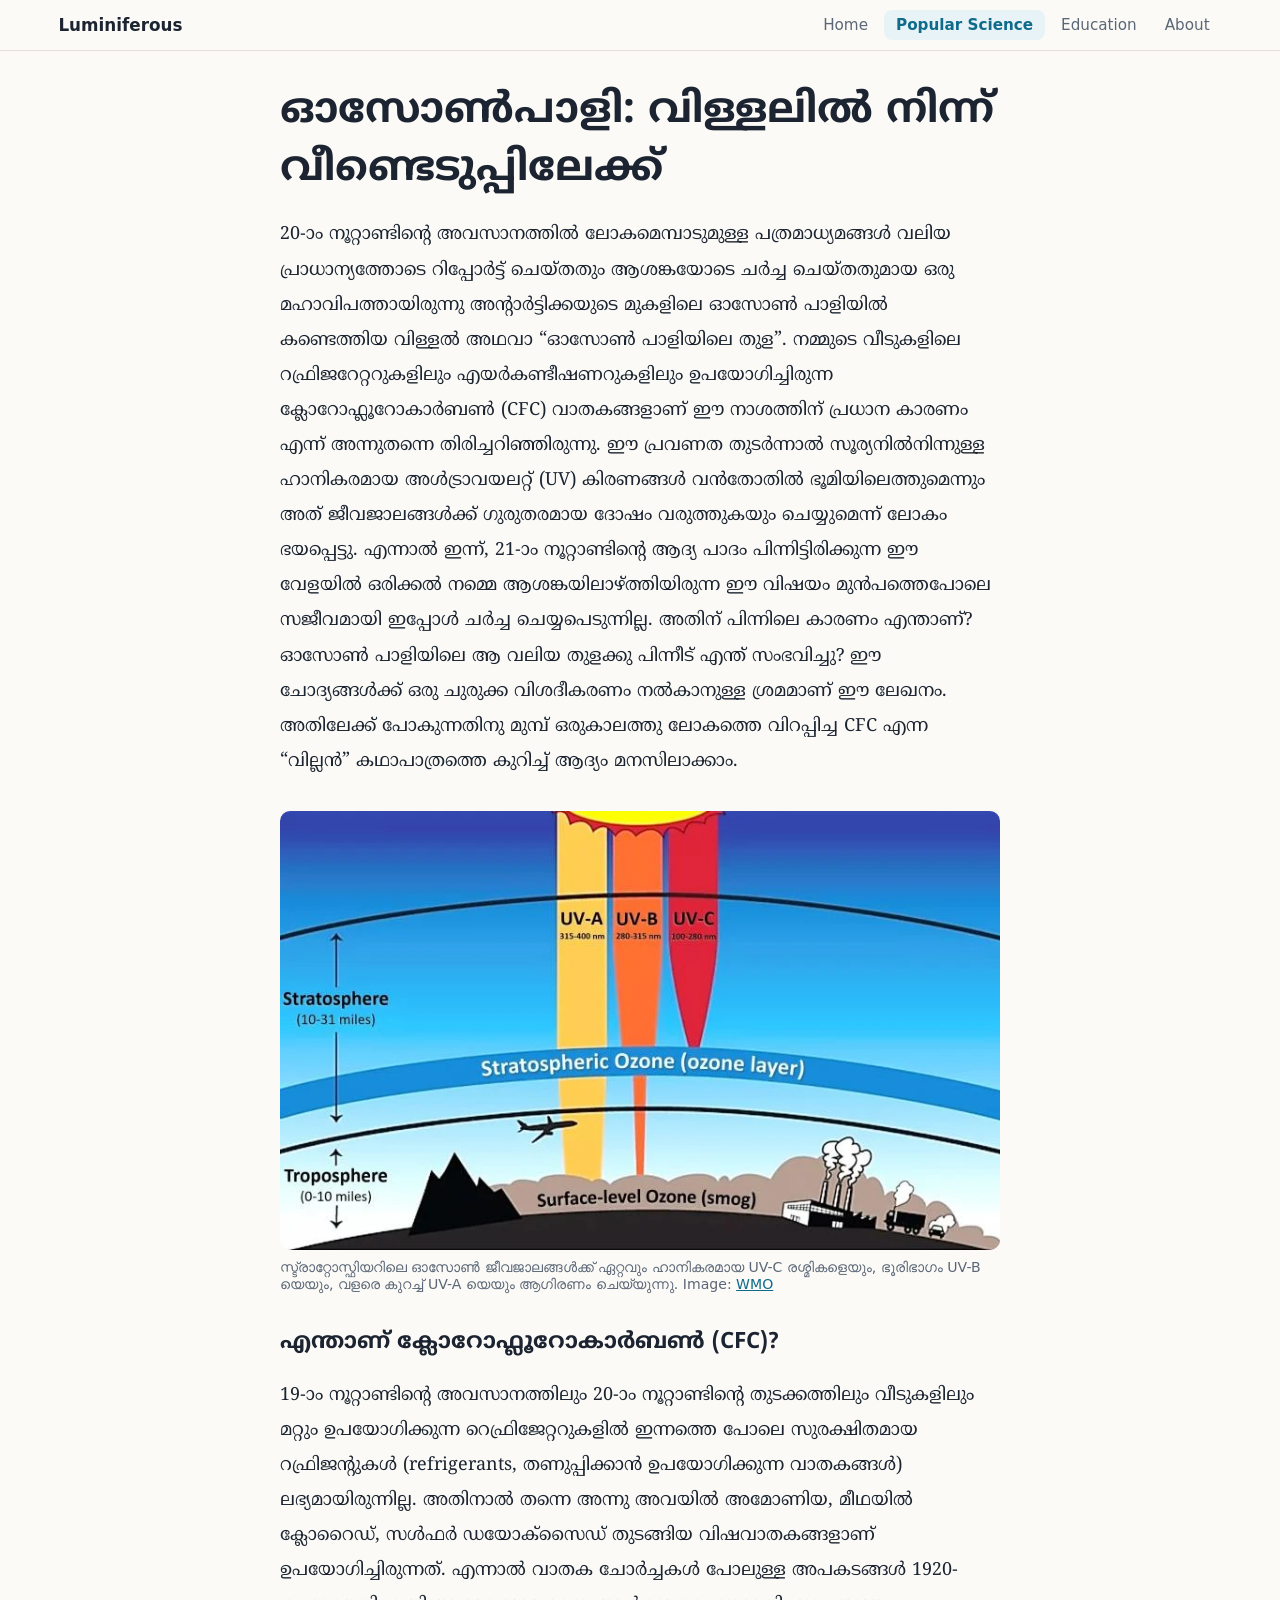
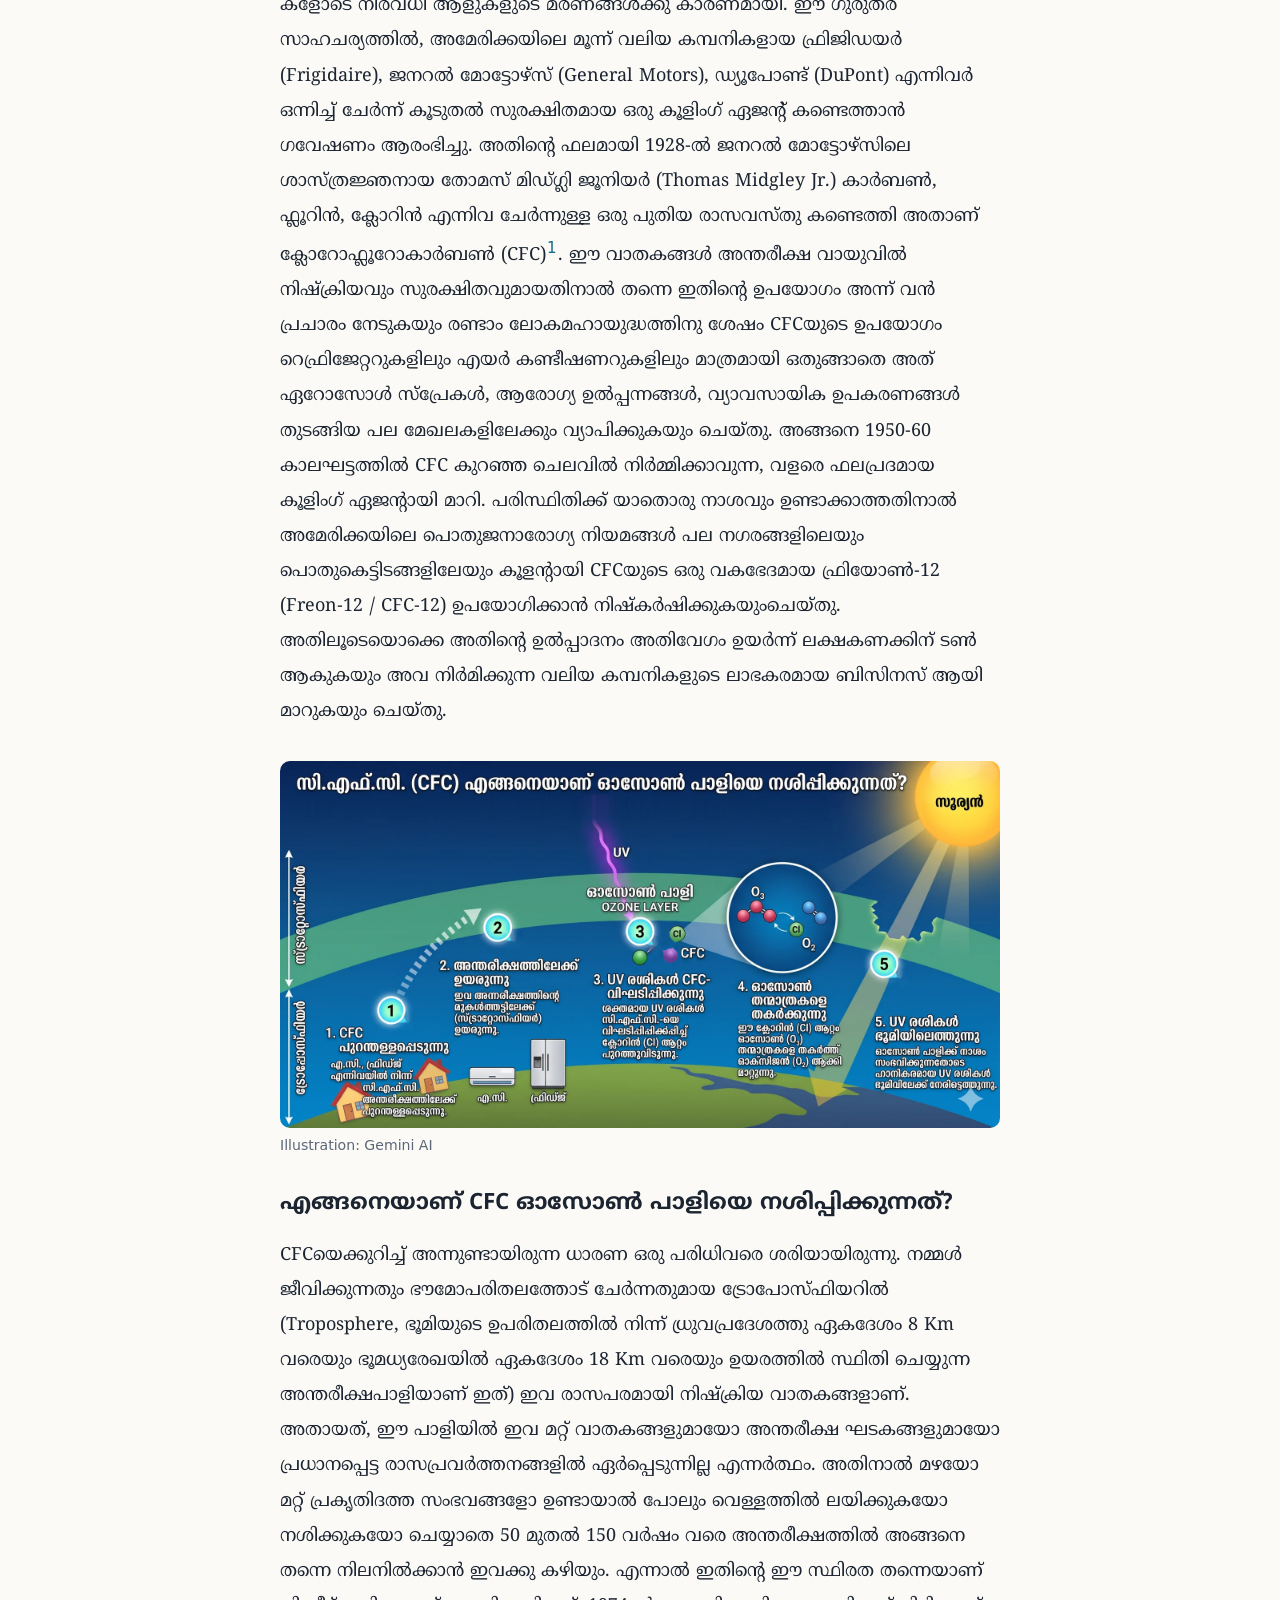
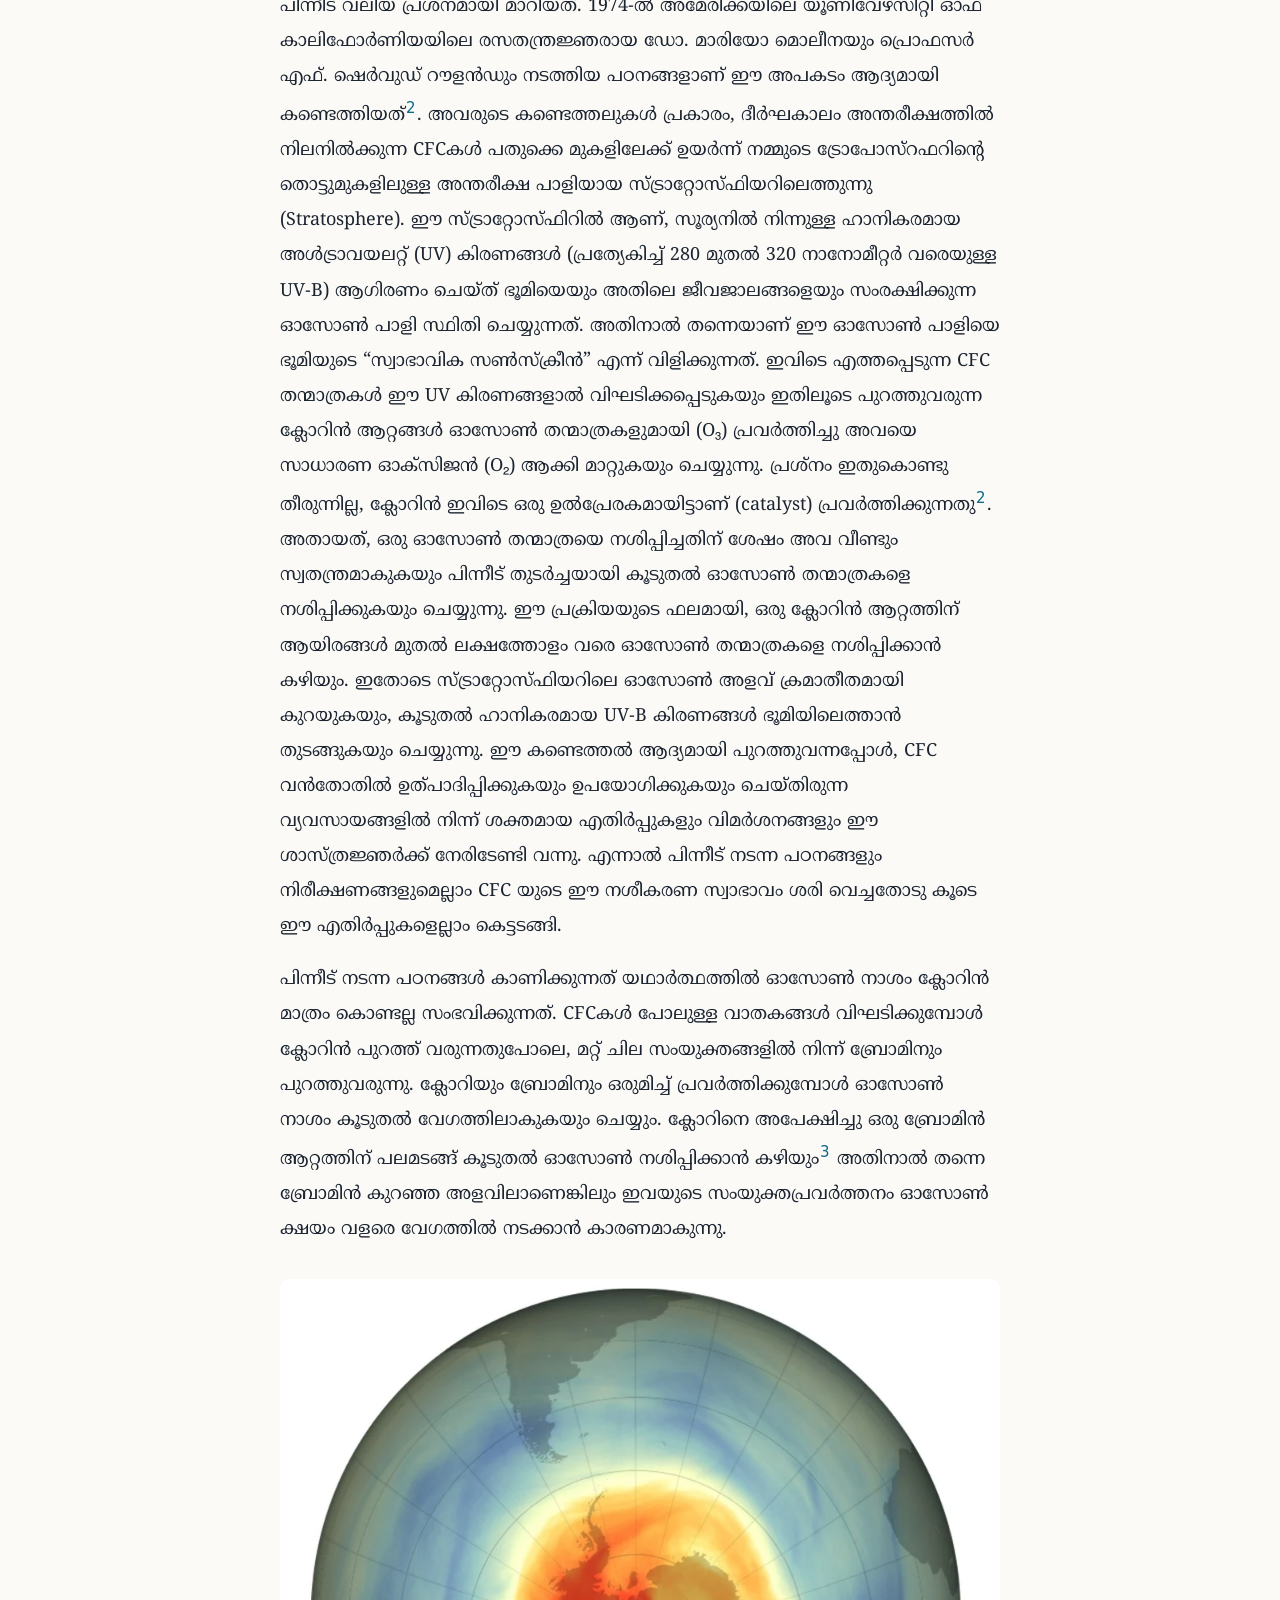
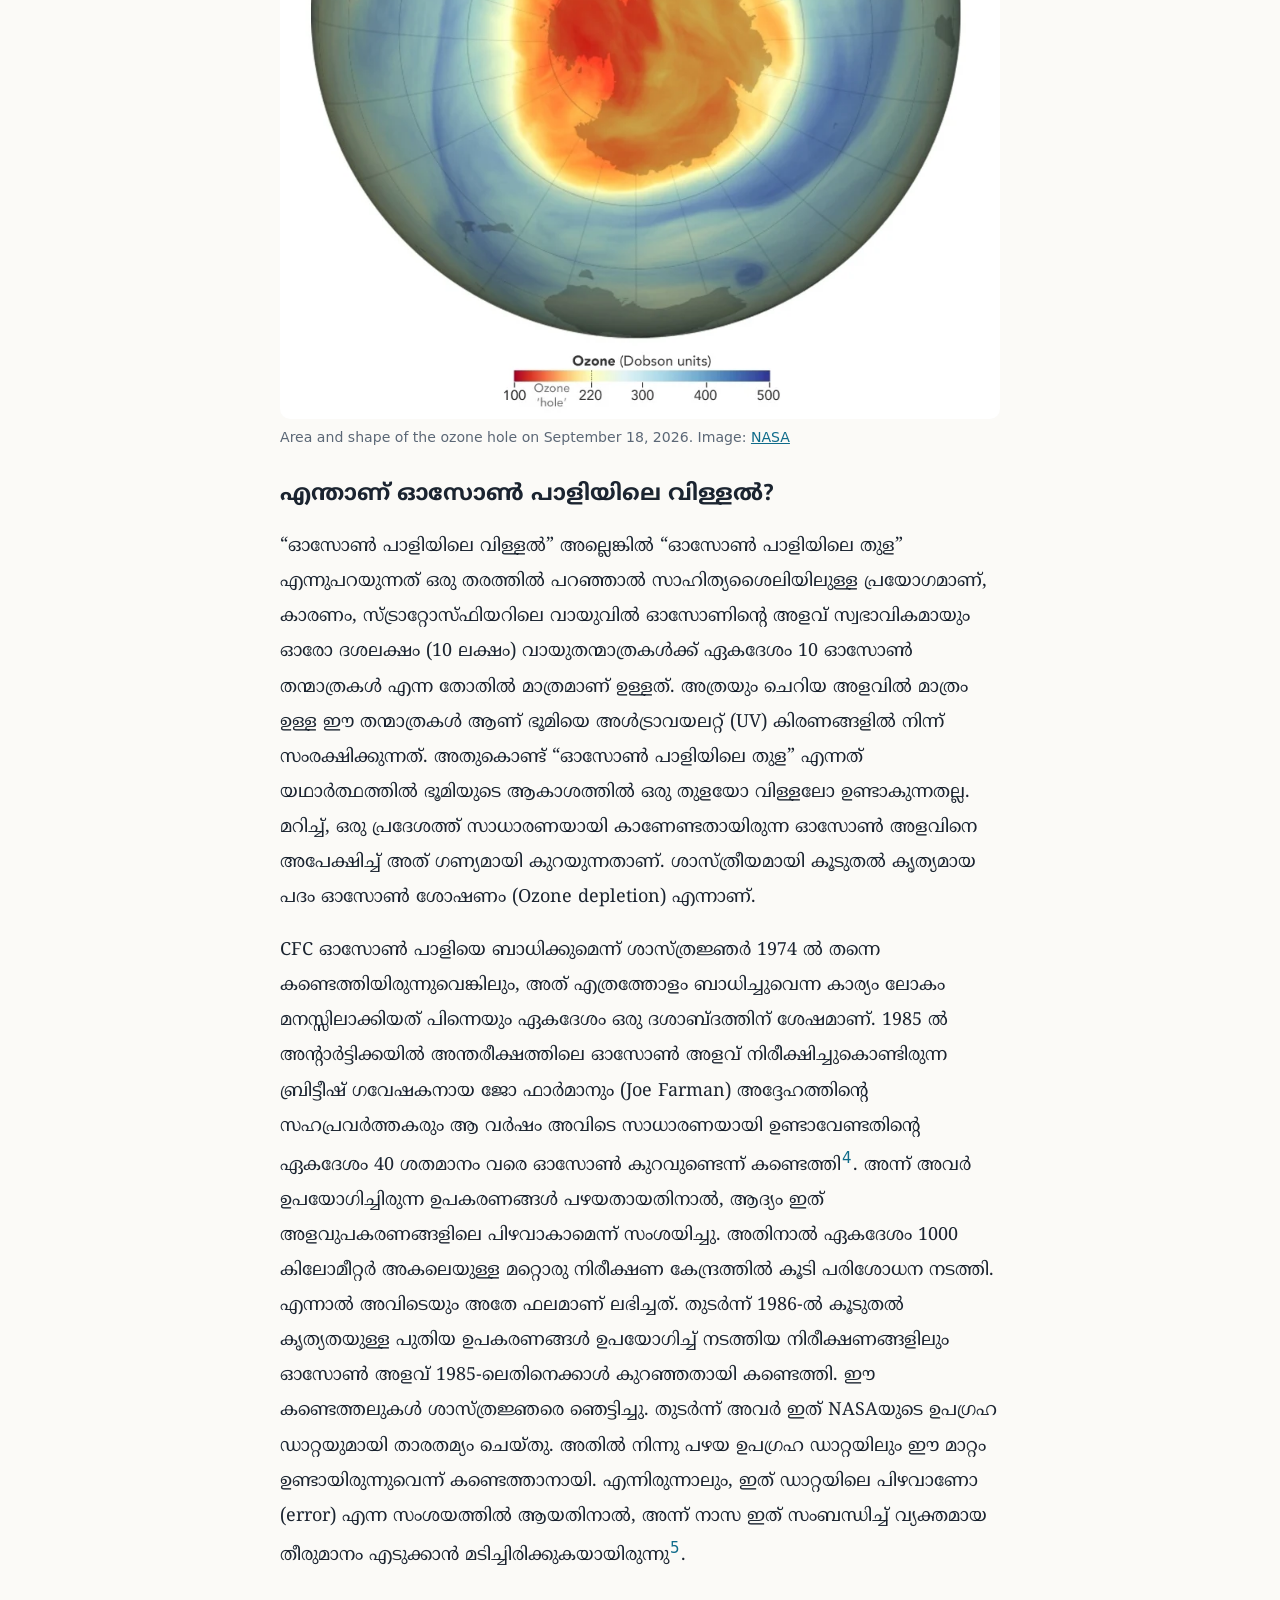
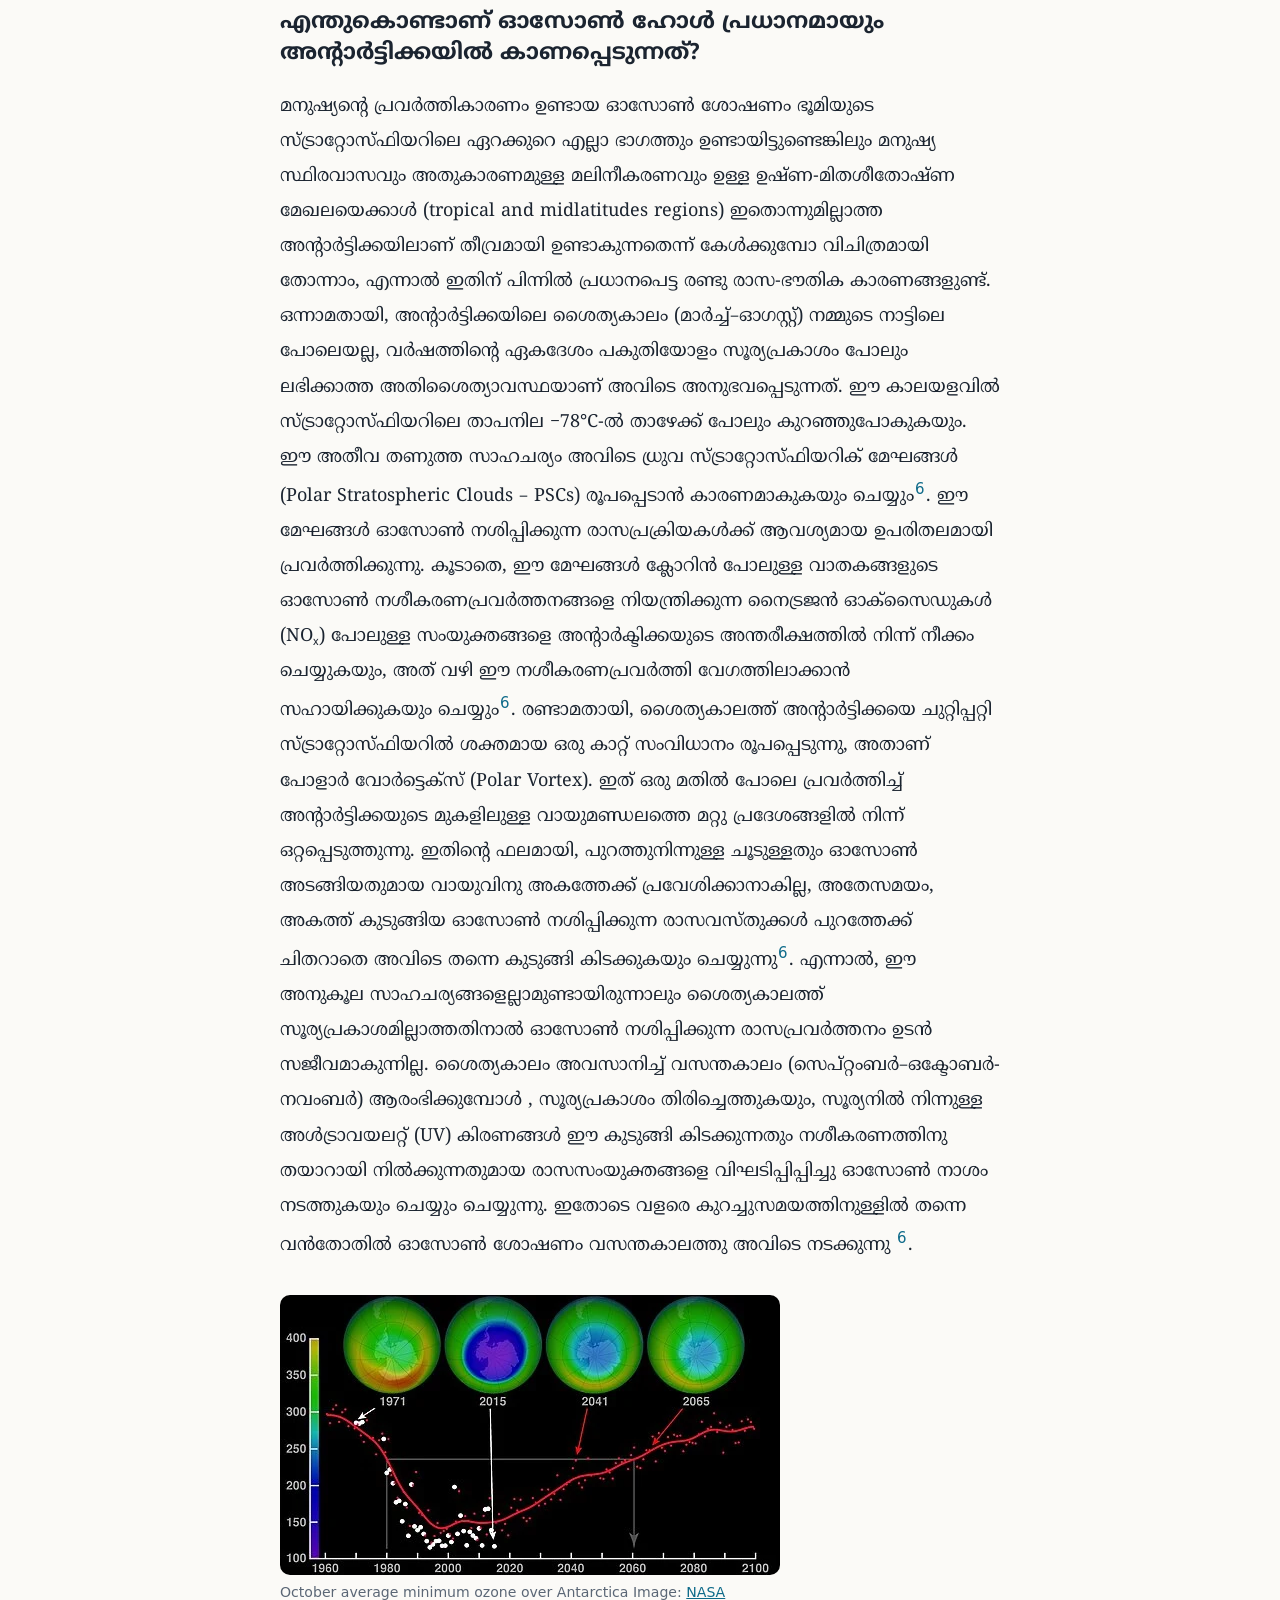
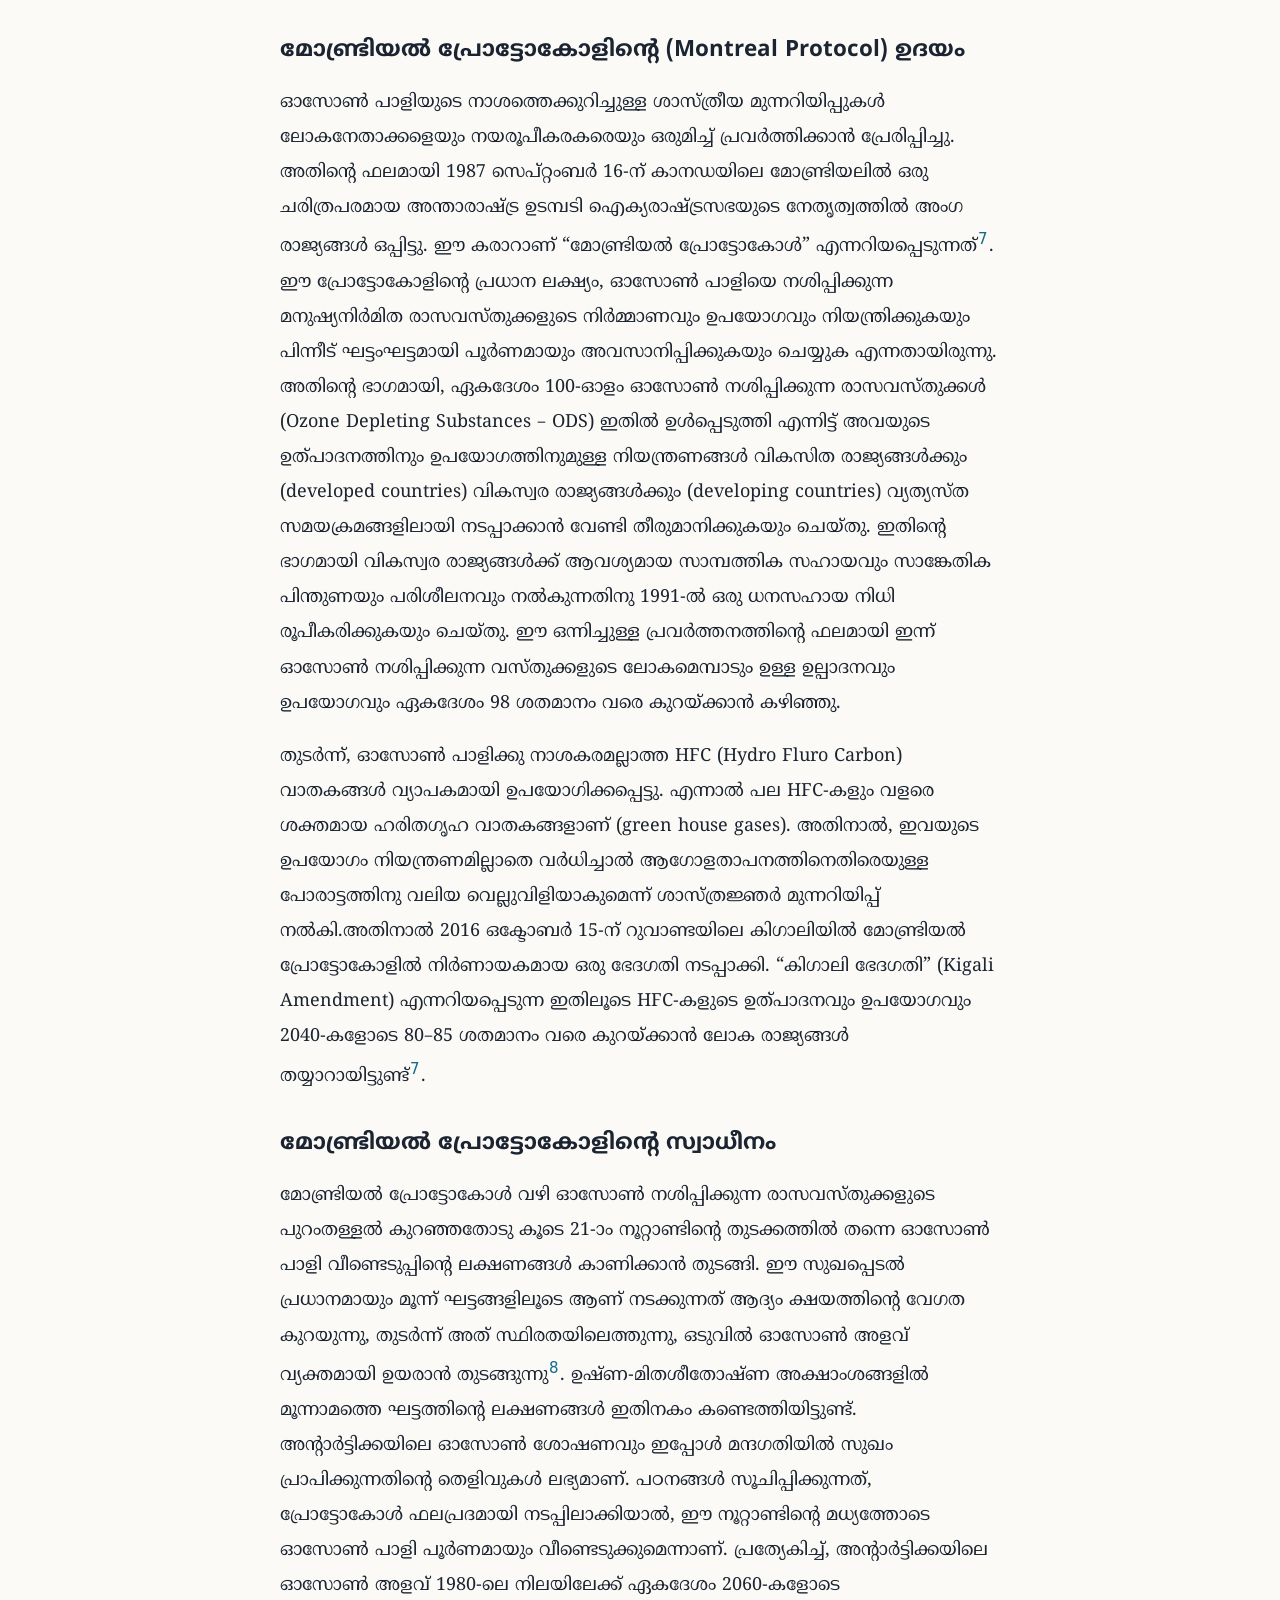
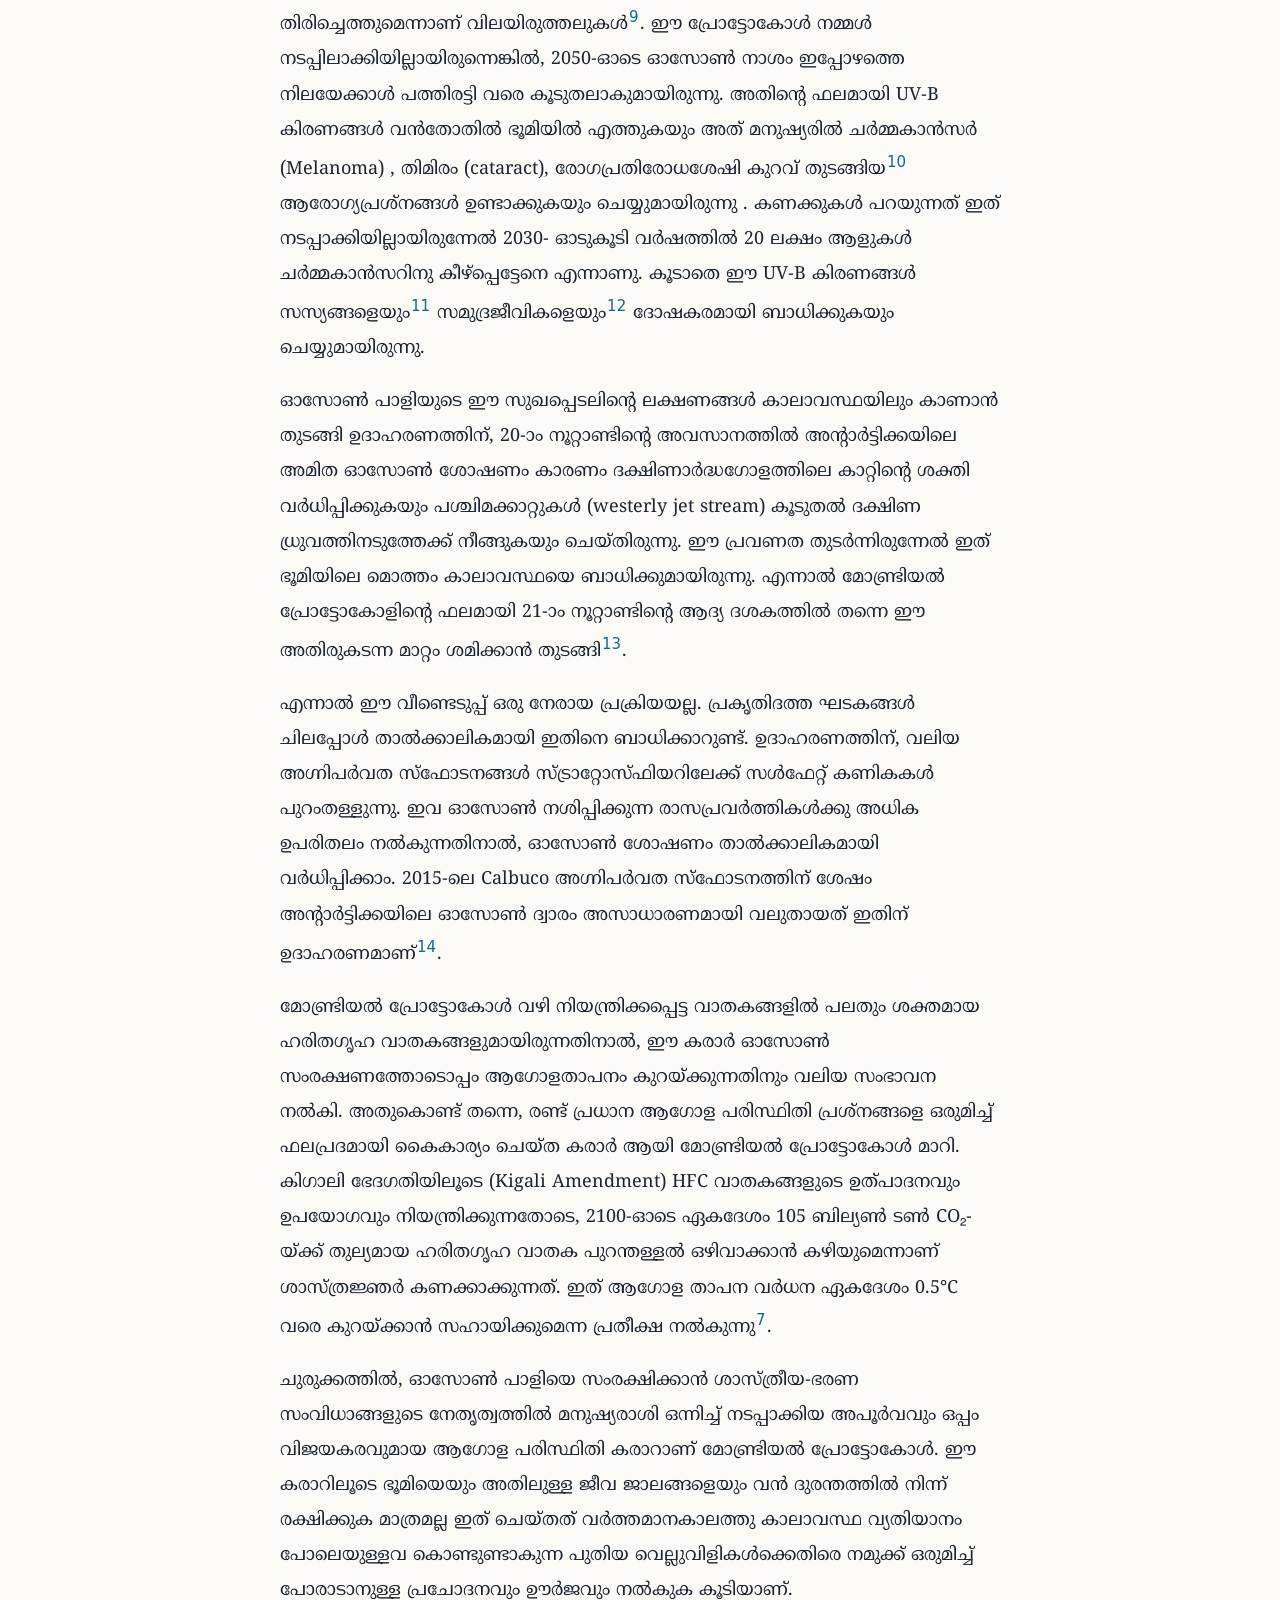
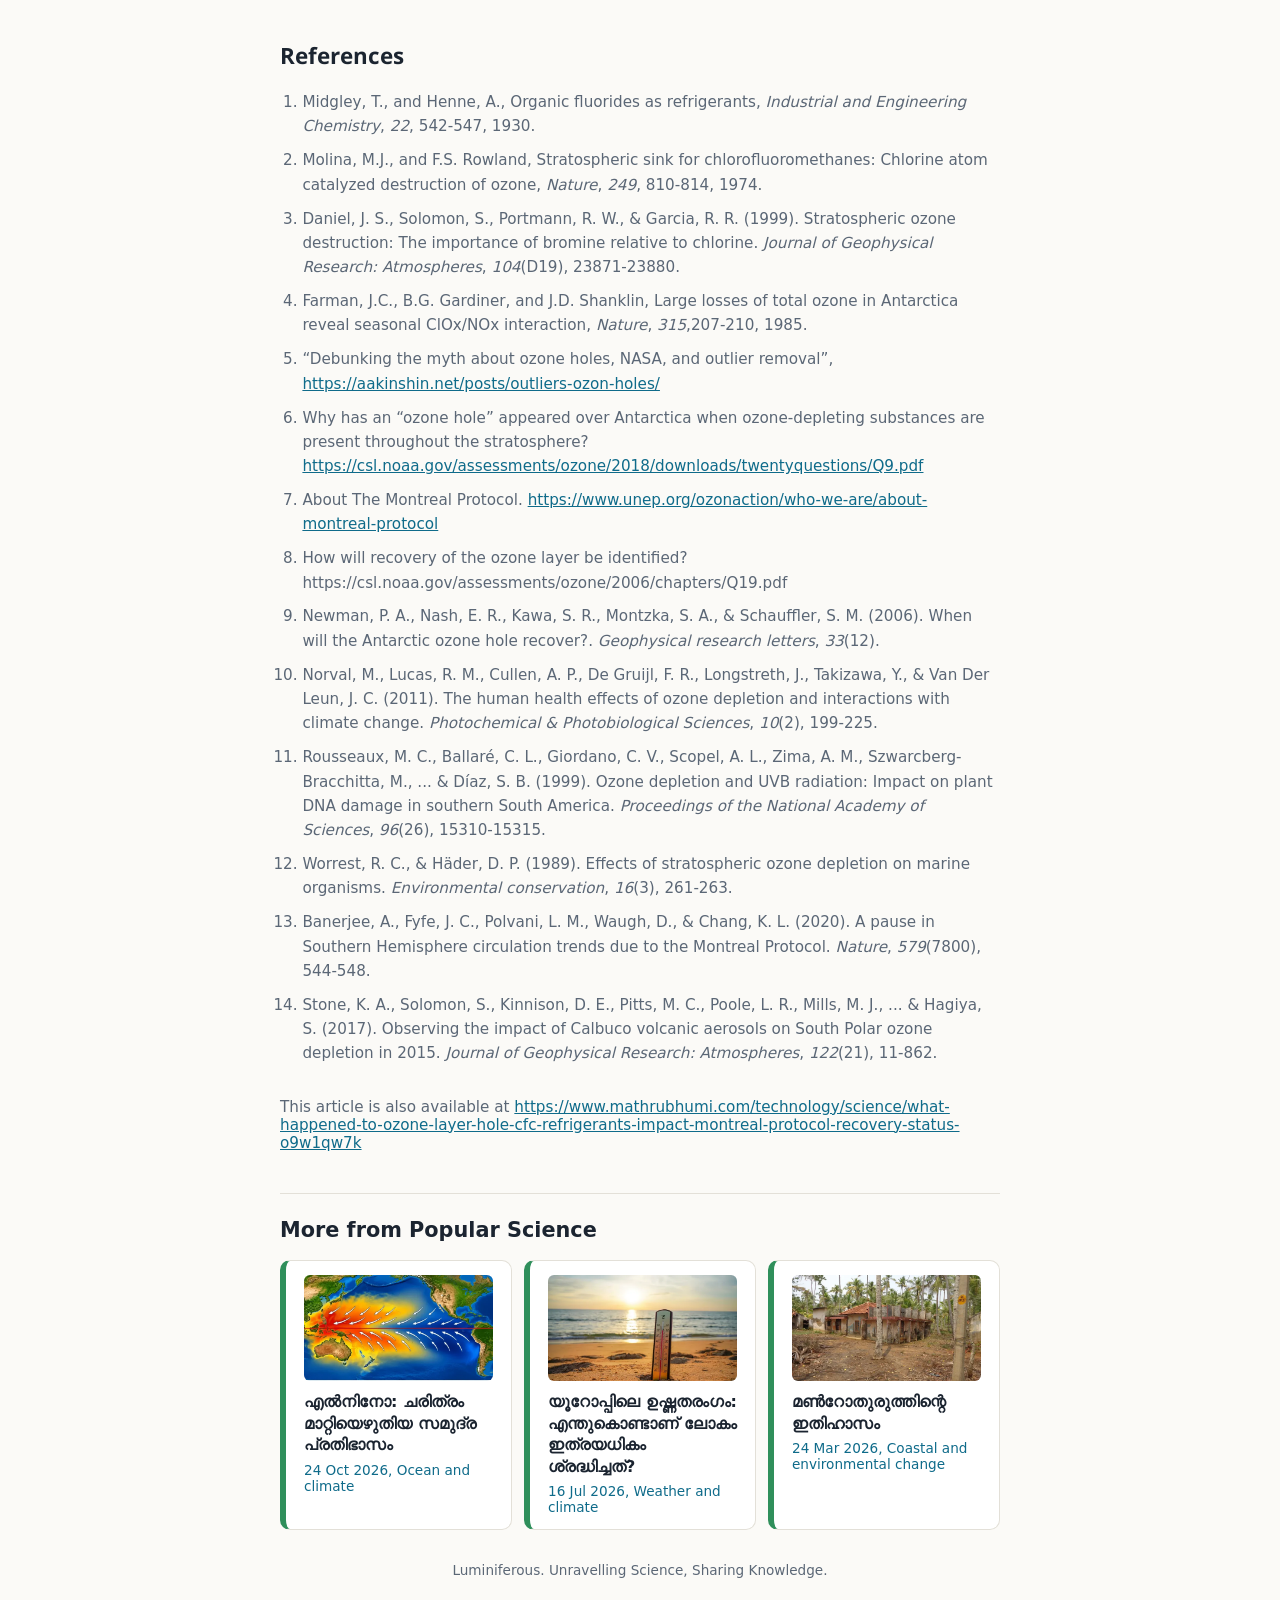
<file: articles/ozone-depletion.html>
<!DOCTYPE html>
<html lang="ml"><head><meta charset="UTF-8"><meta name="viewport" content="width=device-width, initial-scale=1">
<title>ഓസോൺപാളി: വിള്ളലിൽ നിന്ന് വീണ്ടെടുപ്പിലേക്ക് | Luminiferous</title>
<meta name="description" content="20-ാം നൂറ്റാണ്ടിന്റെ അവസാനത്തിൽ ലോകമെമ്പാടുമുള്ള പത്രമാധ്യമങ്ങൾ വലിയ പ്രാധാന്യത്തോടെ റിപ്പോർട്ട് ചെയ്തതും ആശങ്കയോടെ ചർച്ച ചെയ്തതുമായ ഒരു…">
<meta property="og:type" content="article"><meta property="og:site_name" content="Luminiferous">
<meta property="og:title" content="ഓസോൺപാളി: വിള്ളലിൽ നിന്ന് വീണ്ടെടുപ്പിലേക്ക്"><meta property="og:description" content="20-ാം നൂറ്റാണ്ടിന്റെ അവസാനത്തിൽ ലോകമെമ്പാടുമുള്ള പത്രമാധ്യമങ്ങൾ വലിയ പ്രാധാന്യത്തോടെ റിപ്പോർട്ട് ചെയ്തതും ആശങ്കയോടെ ചർച്ച ചെയ്തതുമായ ഒരു…">
<meta property="og:image" content="https://www.luminiferous.in/assets/share/ozone-depletion.jpg"><meta name="twitter:card" content="summary_large_image">
<link rel="preconnect" href="https://fonts.googleapis.com"><link rel="preconnect" href="https://fonts.gstatic.com" crossorigin>
<link href="https://fonts.googleapis.com/css2?family=Noto+Sans+Malayalam:wght@400;700&family=Noto+Serif+Malayalam:wght@400;700&display=swap" rel="stylesheet">
<link rel="stylesheet" href="../assets/style.css">
</head><body data-section="popular-science.html">
<div id="topbar"></div><script src="../assets/nav.js"></script>
<div class="wrap article ml">
<h1>ഓസോൺപാളി: വിള്ളലിൽ നിന്ന് വീണ്ടെടുപ്പിലേക്ക്</h1>
<!-- To show an author and date, remove the comment marks around the next line:
<p class="byline">Author name, date</p> -->

<p>20-ാം നൂറ്റാണ്ടിന്റെ അവസാനത്തിൽ ലോകമെമ്പാടുമുള്ള പത്രമാധ്യമങ്ങൾ വലിയ പ്രാധാന്യത്തോടെ റിപ്പോർട്ട് ചെയ്തതും ആശങ്കയോടെ ചർച്ച ചെയ്തതുമായ ഒരു മഹാവിപത്തായിരുന്നു അന്റാർട്ടിക്കയുടെ മുകളിലെ ഓസോൺ പാളിയിൽ കണ്ടെത്തിയ വിള്ളൽ അഥവാ “ഓസോൺ പാളിയിലെ തുള”. നമ്മുടെ വീടുകളിലെ റഫ്രിജറേറ്ററുകളിലും എയർകണ്ടീഷണറുകളിലും ഉപയോഗിച്ചിരുന്ന ക്ലോറോഫ്ലൂറോകാർബൺ (CFC) വാതകങ്ങളാണ് ഈ നാശത്തിന് പ്രധാന കാരണം എന്ന് അന്നുതന്നെ തിരിച്ചറിഞ്ഞിരുന്നു. ഈ പ്രവണത തുടർന്നാൽ സൂര്യനിൽനിന്നുള്ള ഹാനികരമായ അൾട്രാവയലറ്റ് (UV) കിരണങ്ങൾ വൻതോതിൽ ഭൂമിയിലെത്തുമെന്നും അത് ജീവജാലങ്ങൾക്ക് ഗുരുതരമായ ദോഷം വരുത്തുകയും ചെയ്യുമെന്ന് ലോകം ഭയപ്പെട്ടു. എന്നാൽ ഇന്ന്, 21-ാം നൂറ്റാണ്ടിന്റെ ആദ്യ പാദം പിന്നിട്ടിരിക്കുന്ന ഈ വേളയിൽ ഒരിക്കൽ നമ്മെ ആശങ്കയിലാഴ്ത്തിയിരുന്ന ഈ വിഷയം മുൻപത്തെപോലെ സജീവമായി ഇപ്പോൾ ചർച്ച ചെയ്യപെടുന്നില്ല. അതിന് പിന്നിലെ കാരണം എന്താണ്? ഓസോൺ പാളിയിലെ ആ വലിയ തുളക്കു പിന്നീട് എന്ത് സംഭവിച്ചു? ഈ ചോദ്യങ്ങൾക്ക് ഒരു ചുരുക്ക വിശദീകരണം നൽകാനുള്ള ശ്രമമാണ് ഈ ലേഖനം. അതിലേക്ക് പോകുന്നതിനു മുമ്പ് ഒരുകാലത്തു ലോകത്തെ വിറപ്പിച്ച CFC എന്ന “വില്ലൻ” കഥാപാത്രത്തെ കുറിച്ച് ആദ്യം മനസിലാക്കാം.</p>
<figure><img src="images/ozone-depletion-1.webp" alt="ഓസോൺ പാളി UV-C രശ്മികളെ പൂർണമായും UV-B യെ ഭൂരിഭാഗവും തടയുന്നത് കാണിക്കുന്ന അന്തരീക്ഷ ചിത്രം" width="768" height="468" loading="lazy"><figcaption>സ്ട്രാറ്റോസ്ഫിയറിലെ ഓസോൺ ജീവജാലങ്ങൾക്ക് ഏറ്റവും ഹാനികരമായ UV-C രശ്മികളെയും, ഭൂരിഭാഗം UV-B യെയും, വളരെ കുറച്ച് UV-A യെയും ആഗിരണം ചെയ്യുന്നു. Image: <a href="https://wmo.int/themes/ozone-layer">WMO</a></figcaption></figure>
<h2>എന്താണ് ക്ലോറോഫ്ലൂറോകാർബൺ (CFC)?</h2>
<p>19-ാം നൂറ്റാണ്ടിന്റെ അവസാനത്തിലും 20-ാം നൂറ്റാണ്ടിന്റെ തുടക്കത്തിലും വീടുകളിലും മറ്റും ഉപയോഗിക്കുന്ന റെഫ്രിജേറ്ററുകളിൽ ഇന്നത്തെ പോലെ സുരക്ഷിതമായ റഫ്രിജന്റുകൾ (refrigerants, തണുപ്പിക്കാൻ ഉപയോഗിക്കുന്ന വാതകങ്ങൾ) ലഭ്യമായിരുന്നില്ല. അതിനാൽ തന്നെ അന്നു അവയിൽ അമോണിയ, മീഥയിൽ ക്ലോറൈഡ്, സൾഫർ ഡയോക്സൈഡ് തുടങ്ങിയ വിഷവാതകങ്ങളാണ് ഉപയോഗിച്ചിരുന്നത്. എന്നാൽ വാതക ചോർച്ചകൾ പോലുള്ള അപകടങ്ങൾ 1920-കളോടെ നിരവധി ആളുകളുടെ മരണങ്ങൾക്കു കാരണമായി. ഈ ഗുരുതര സാഹചര്യത്തിൽ, അമേരിക്കയിലെ മൂന്ന് വലിയ കമ്പനികളായ ഫ്രിജിഡയർ (Frigidaire), ജനറൽ മോട്ടോഴ്സ് (General Motors), ഡ്യൂപോണ്ട് (DuPont) എന്നിവർ ഒന്നിച്ച് ചേർന്ന് കൂടുതൽ സുരക്ഷിതമായ ഒരു കൂളിംഗ് ഏജന്റ് കണ്ടെത്താൻ ഗവേഷണം ആരംഭിച്ചു. അതിന്റെ ഫലമായി 1928-ൽ ജനറൽ മോട്ടോഴ്സിലെ ശാസ്ത്രജ്ഞനായ തോമസ് മിഡ്‌ഗ്ലി ജൂനിയർ (Thomas Midgley Jr.) കാർബൺ, ഫ്ലൂറിൻ, ക്ലോറിൻ എന്നിവ ചേർന്നുള്ള ഒരു പുതിയ രാസവസ്തു കണ്ടെത്തി അതാണ് ക്ലോറോഫ്ലൂറോകാർബൺ (CFC)<sup><a href="#ref-1">1</a></sup>. ഈ വാതകങ്ങൾ അന്തരീക്ഷ വായുവിൽ നിഷ്ക്രിയവും സുരക്ഷിതവുമായതിനാൽ തന്നെ ഇതിന്റെ ഉപയോഗം അന്ന് വൻ പ്രചാരം നേടുകയും രണ്ടാം ലോകമഹായുദ്ധത്തിനു ശേഷം CFCയുടെ ഉപയോഗം റെഫ്രിജേറ്ററുകളിലും എയർ കണ്ടീഷണറുകളിലും മാത്രമായി ഒതുങ്ങാതെ അത് ഏറോസോൾ സ്പ്രേകൾ, ആരോഗ്യ ഉൽപ്പന്നങ്ങൾ, വ്യാവസായിക ഉപകരണങ്ങൾ തുടങ്ങിയ പല മേഖലകളിലേക്കും വ്യാപിക്കുകയും ചെയ്തു. അങ്ങനെ 1950-60 കാലഘട്ടത്തിൽ CFC കുറഞ്ഞ ചെലവിൽ നിർമ്മിക്കാവുന്ന, വളരെ ഫലപ്രദമായ കൂളിംഗ് ഏജന്റായി മാറി. പരിസ്ഥിതിക്ക് യാതൊരു നാശവും ഉണ്ടാക്കാത്തതിനാൽ അമേരിക്കയിലെ പൊതുജനാരോഗ്യ നിയമങ്ങൾ പല നഗരങ്ങളിലെയും പൊതുകെട്ടിടങ്ങളിലേയും കൂളന്റായി CFCയുടെ ഒരു വകഭേദമായ ഫ്രിയോൺ-12 (Freon-12 / CFC-12) ഉപയോഗിക്കാൻ നിഷ്കർഷിക്കുകയുംചെയ്തു. അതിലൂടെയൊക്കെ അതിന്റെ ഉൽപ്പാദനം അതിവേഗം ഉയർന്ന് ലക്ഷകണക്കിന് ടൺ ആകുകയും അവ നിർമിക്കുന്ന വലിയ കമ്പനികളുടെ ലാഭകരമായ ബിസിനസ് ആയി മാറുകയും ചെയ്തു.</p>
<figure><img src="images/ozone-depletion-2.webp" alt="CFC എങ്ങനെ ഓസോൺ പാളിയെ നശിപ്പിക്കുന്നു എന്ന് ഘട്ടം ഘട്ടമായി കാണിക്കുന്ന ചിത്രീകരണം" width="1800" height="916" loading="lazy"><figcaption lang="en">Illustration: Gemini AI</figcaption></figure>
<h2>എങ്ങനെയാണ് CFC ഓസോൺ പാളിയെ നശിപ്പിക്കുന്നത്?</h2>
<p>CFCയെക്കുറിച്ച് അന്നുണ്ടായിരുന്ന ധാരണ ഒരു പരിധിവരെ ശരിയായിരുന്നു. നമ്മൾ ജീവിക്കുന്നതും ഭൗമോപരിതലത്തോട് ചേർന്നതുമായ ട്രോപോസ്ഫിയറിൽ (Troposphere, ഭൂമിയുടെ ഉപരിതലത്തിൽ നിന്ന് ധ്രുവപ്രദേശത്തു ഏകദേശം 8 Km വരെയും ഭൂമധ്യരേഖയിൽ ഏകദേശം 18 Km വരെയും ഉയരത്തിൽ സ്ഥിതി ചെയ്യുന്ന അന്തരീക്ഷപാളിയാണ് ഇത്) ഇവ രാസപരമായി നിഷ്ക്രിയ വാതകങ്ങളാണ്. അതായത്, ഈ പാളിയിൽ ഇവ മറ്റ് വാതകങ്ങളുമായോ അന്തരീക്ഷ ഘടകങ്ങളുമായോ പ്രധാനപ്പെട്ട രാസപ്രവർത്തനങ്ങളിൽ ഏർപ്പെടുന്നില്ല എന്നർത്ഥം. അതിനാൽ മഴയോ മറ്റ് പ്രകൃതിദത്ത സംഭവങ്ങളോ ഉണ്ടായാൽ പോലും വെള്ളത്തിൽ ലയിക്കുകയോ നശിക്കുകയോ ചെയ്യാതെ 50 മുതൽ 150 വർഷം വരെ അന്തരീക്ഷത്തിൽ അങ്ങനെ തന്നെ നിലനിൽക്കാൻ ഇവക്കു കഴിയും. എന്നാൽ ഇതിന്റെ ഈ സ്ഥിരത തന്നെയാണ് പിന്നീട് വലിയ പ്രശ്നമായി മാറിയത്. 1974-ൽ അമേരിക്കയിലെ യൂണിവേഴ്സിറ്റി ഓഫ് കാലിഫോർണിയയിലെ രസതന്ത്രജ്ഞരായ ഡോ. മാരിയോ മൊലീനയും പ്രൊഫസർ എഫ്. ഷെർവുഡ് റൗളൻഡും നടത്തിയ പഠനങ്ങളാണ് ഈ അപകടം ആദ്യമായി കണ്ടെത്തിയത്<sup><a href="#ref-2">2</a></sup>. അവരുടെ കണ്ടെത്തലുകൾ പ്രകാരം, ദീർഘകാലം അന്തരീക്ഷത്തിൽ നിലനിൽക്കുന്ന CFCകൾ പതുക്കെ മുകളിലേക്ക് ഉയർന്ന് നമ്മുടെ ട്രോപോസ്റഫറിന്റെ തൊട്ടുമുകളിലുള്ള അന്തരീക്ഷ പാളിയായ സ്ട്രാറ്റോസ്ഫിയറിലെത്തുന്നു (Stratosphere). ഈ സ്ട്രാറ്റോസ്‌ഫിറിൽ ആണ്, സൂര്യനിൽ നിന്നുള്ള ഹാനികരമായ അൾട്രാവയലറ്റ് (UV) കിരണങ്ങൾ (പ്രത്യേകിച്ച് 280 മുതൽ 320 നാനോമീറ്റർ വരെയുള്ള UV-B) ആഗിരണം ചെയ്ത് ഭൂമിയെയും അതിലെ ജീവജാലങ്ങളെയും സംരക്ഷിക്കുന്ന ഓസോൺ പാളി സ്ഥിതി ചെയ്യുന്നത്. അതിനാൽ തന്നെയാണ് ഈ ഓസോൺ പാളിയെ ഭൂമിയുടെ “സ്വാഭാവിക സൺസ്ക്രീൻ” എന്ന് വിളിക്കുന്നത്. ഇവിടെ എത്തപ്പെടുന്ന CFC തന്മാത്രകൾ ഈ UV കിരണങ്ങളാൽ വിഘടിക്കപ്പെടുകയും ഇതിലൂടെ പുറത്തുവരുന്ന ക്ലോറിൻ ആറ്റങ്ങൾ ഓസോൺ തന്മാത്രകളുമായി (O₃) പ്രവർത്തിച്ചു അവയെ സാധാരണ ഓക്സിജൻ (O₂) ആക്കി മാറ്റുകയും ചെയ്യുന്നു. പ്രശ്‍നം ഇതുകൊണ്ടു തീരുന്നില്ല, ക്ലോറിൻ ഇവിടെ ഒരു ഉൽപ്രേരകമായിട്ടാണ് (catalyst) പ്രവർത്തിക്കുന്നതു<sup><a href="#ref-2">2</a></sup>. അതായത്, ഒരു ഓസോൺ തന്മാത്രയെ നശിപ്പിച്ചതിന് ശേഷം അവ വീണ്ടും സ്വതന്ത്രമാകുകയും പിന്നീട് തുടര്‍ച്ചയായി കൂടുതൽ ഓസോൺ തന്മാത്രകളെ നശിപ്പിക്കുകയും ചെയ്യുന്നു. ഈ പ്രക്രിയയുടെ ഫലമായി, ഒരു ക്ലോറിൻ ആറ്റത്തിന് ആയിരങ്ങൾ മുതൽ ലക്ഷത്തോളം വരെ ഓസോൺ തന്മാത്രകളെ നശിപ്പിക്കാൻ കഴിയും. ഇതോടെ സ്ട്രാറ്റോസ്ഫിയറിലെ ഓസോൺ അളവ് ക്രമാതീതമായി കുറയുകയും, കൂടുതൽ ഹാനികരമായ UV-B കിരണങ്ങൾ ഭൂമിയിലെത്താൻ തുടങ്ങുകയും ചെയ്യുന്നു. ഈ കണ്ടെത്തൽ ആദ്യമായി പുറത്തുവന്നപ്പോൾ, CFC വൻതോതിൽ ഉത്പാദിപ്പിക്കുകയും ഉപയോഗിക്കുകയും ചെയ്തിരുന്ന വ്യവസായങ്ങളിൽ നിന്ന് ശക്തമായ എതിര്‍പ്പുകളും വിമർശനങ്ങളും ഈ ശാസ്ത്രജ്ഞർക്ക് നേരിടേണ്ടി വന്നു. എന്നാൽ പിന്നീട് നടന്ന പഠനങ്ങളും നിരീക്ഷണങ്ങളുമെല്ലാം CFC യുടെ ഈ നശീകരണ സ്വാഭാവം ശരി വെച്ചതോടു കൂടെ ഈ എതിർപ്പുകളെല്ലാം കെട്ടടങ്ങി.</p>
<p>പിന്നീട് നടന്ന പഠനങ്ങൾ കാണിക്കുന്നത് യഥാർത്ഥത്തിൽ ഓസോൺ നാശം ക്ലോറിൻ മാത്രം കൊണ്ടല്ല സംഭവിക്കുന്നത്. CFCകൾ പോലുള്ള വാതകങ്ങൾ വിഘടിക്കുമ്പോൾ ക്ലോറിൻ പുറത്ത് വരുന്നതുപോലെ, മറ്റ് ചില സംയുക്തങ്ങളിൽ നിന്ന് ബ്രോമിനും പുറത്തുവരുന്നു. ക്ലോറിയും ബ്രോമിനും ഒരുമിച്ച് പ്രവർത്തിക്കുമ്പോൾ ഓസോൺ നാശം കൂടുതൽ വേഗത്തിലാകുകയും ചെയ്യും. ക്ലോറിനെ അപേക്ഷിച്ചു ഒരു ബ്രോമിൻ ആറ്റത്തിന് പലമടങ്ങ് കൂടുതൽ ഓസോൺ നശിപ്പിക്കാൻ കഴിയും<sup><a href="#ref-3">3</a></sup> അതിനാൽ തന്നെ ബ്രോമിൻ കുറഞ്ഞ അളവിലാണെങ്കിലും ഇവയുടെ സംയുക്തപ്രവർത്തനം ഓസോൺ ക്ഷയം വളരെ വേഗത്തിൽ നടക്കാൻ കാരണമാകുന്നു.</p>
<figure><img src="images/ozone-depletion-3.webp" alt="അന്റാർട്ടിക്കയ്ക്കു മുകളിലെ ഓസോൺ ദ്വാരത്തിന്റെ ഉപഗ്രഹ ഭൂപടം; ചുവപ്പ് നിറം ഓസോൺ കുറവുള്ള ഭാഗം" width="903" height="928" loading="lazy"><figcaption lang="en">Area and shape of the ozone hole on September 18, 2026. Image: <a href="https://science.nasa.gov/earth/earth-observatory/world-of-change/ozone-hole/">NASA</a></figcaption></figure>
<h2>എന്താണ് ഓസോൺ പാളിയിലെ വിള്ളൽ?</h2>
<p>“ഓസോൺ പാളിയിലെ വിള്ളൽ” അല്ലെങ്കിൽ “ഓസോൺ പാളിയിലെ തുള” എന്നുപറയുന്നത് ഒരു തരത്തിൽ പറഞ്ഞാൽ സാഹിത്യശൈലിയിലുള്ള പ്രയോഗമാണ്, കാരണം, സ്ട്രാറ്റോസ്‌ഫിയറിലെ വായുവിൽ ഓസോണിന്റെ അളവ് സ്വഭാവികമായും ഓരോ ദശലക്ഷം (10 ലക്ഷം) വായുതന്മാത്രകൾക്ക് ഏകദേശം 10 ഓസോൺ തന്മാത്രകൾ എന്ന തോതിൽ മാത്രമാണ് ഉള്ളത്. അത്രയും ചെറിയ അളവിൽ മാത്രം ഉള്ള ഈ തന്മാത്രകൾ ആണ് ഭൂമിയെ അൾട്രാവയലറ്റ് (UV) കിരണങ്ങളിൽ നിന്ന് സംരക്ഷിക്കുന്നത്. അതുകൊണ്ട് “ഓസോൺ പാളിയിലെ തുള” എന്നത് യഥാർത്ഥത്തിൽ ഭൂമിയുടെ ആകാശത്തിൽ ഒരു തുളയോ വിള്ളലോ ഉണ്ടാകുന്നതല്ല. മറിച്ച്, ഒരു പ്രദേശത്ത് സാധാരണയായി കാണേണ്ടതായിരുന്ന ഓസോൺ അളവിനെ അപേക്ഷിച്ച് അത് ഗണ്യമായി കുറയുന്നതാണ്. ശാസ്ത്രീയമായി കൂടുതൽ കൃത്യമായ പദം ഓസോൺ ശോഷണം (Ozone depletion) എന്നാണ്.</p>
<p>CFC ഓസോൺ പാളിയെ ബാധിക്കുമെന്ന് ശാസ്ത്രജ്ഞർ 1974 ൽ തന്നെ കണ്ടെത്തിയിരുന്നുവെങ്കിലും, അത് എത്രത്തോളം ബാധിച്ചുവെന്ന കാര്യം ലോകം മനസ്സിലാക്കിയത് പിന്നെയും ഏകദേശം ഒരു ദശാബ്ദത്തിന് ശേഷമാണ്. 1985 ൽ അന്റാർട്ടിക്കയിൽ അന്തരീക്ഷത്തിലെ ഓസോൺ അളവ് നിരീക്ഷിച്ചുകൊണ്ടിരുന്ന ബ്രിട്ടീഷ് ഗവേഷകനായ ജോ ഫാർമാനും (Joe Farman) അദ്ദേഹത്തിന്റെ സഹപ്രവർത്തകരും ആ വർഷം അവിടെ സാധാരണയായി ഉണ്ടാവേണ്ടതിന്റെ ഏകദേശം 40 ശതമാനം വരെ ഓസോൺ കുറവുണ്ടെന്ന് കണ്ടെത്തി<sup><a href="#ref-4">4</a></sup>. അന്ന് അവർ ഉപയോഗിച്ചിരുന്ന ഉപകരണങ്ങൾ പഴയതായതിനാൽ, ആദ്യം ഇത് അളവുപകരണങ്ങളിലെ പിഴവാകാമെന്ന് സംശയിച്ചു. അതിനാൽ ഏകദേശം 1000 കിലോമീറ്റർ അകലെയുള്ള മറ്റൊരു നിരീക്ഷണ കേന്ദ്രത്തിൽ കൂടി പരിശോധന നടത്തി. എന്നാൽ അവിടെയും അതേ ഫലമാണ് ലഭിച്ചത്. തുടർന്ന് 1986-ൽ കൂടുതൽ കൃത്യതയുള്ള പുതിയ ഉപകരണങ്ങൾ ഉപയോഗിച്ച് നടത്തിയ നിരീക്ഷണങ്ങളിലും ഓസോൺ അളവ് 1985-ലെതിനെക്കാൾ കുറഞ്ഞതായി കണ്ടെത്തി. ഈ കണ്ടെത്തലുകൾ ശാസ്ത്രജ്ഞരെ ഞെട്ടിച്ചു. തുടർന്ന് അവർ ഇത് NASAയുടെ ഉപഗ്രഹ ഡാറ്റയുമായി താരതമ്യം ചെയ്തു. അതിൽ നിന്നു പഴയ ഉപഗ്രഹ ഡാറ്റയിലും ഈ മാറ്റം ഉണ്ടായിരുന്നുവെന്ന് കണ്ടെത്താനായി. എന്നിരുന്നാലും, ഇത് ഡാറ്റയിലെ പിഴവാണോ (error) എന്ന സംശയത്തിൽ ആയതിനാൽ, അന്ന് നാസ ഇത് സംബന്ധിച്ച് വ്യക്തമായ തീരുമാനം എടുക്കാൻ മടിച്ചിരിക്കുകയായിരുന്നു<sup><a href="#ref-5">5</a></sup>.</p>
<h2>എന്തുകൊണ്ടാണ് ഓസോൺ ഹോൾ പ്രധാനമായും അന്റാർട്ടിക്കയിൽ കാണപ്പെടുന്നത്?</h2>
<p>മനുഷ്യന്റെ പ്രവർത്തികാരണം ഉണ്ടായ ഓസോൺ ശോഷണം ഭൂമിയുടെ സ്ട്രാറ്റോസ്‌ഫിയറിലെ ഏറക്കുറെ എല്ലാ ഭാഗത്തും ഉണ്ടായിട്ടുണ്ടെങ്കിലും മനുഷ്യ സ്ഥിരവാസവും അതുകാരണമുള്ള മലിനീകരണവും ഉള്ള ഉഷ്ണ-മിതശീതോഷ്ണ മേഖലയെക്കാൾ (tropical and midlatitudes regions) ഇതൊന്നുമില്ലാത്ത അന്റാർട്ടിക്കയിലാണ് തീവ്രമായി ഉണ്ടാകുന്നതെന്ന് കേൾക്കുമ്പോ വിചിത്രമായി തോന്നാം, എന്നാൽ ഇതിന് പിന്നിൽ പ്രധാനപെട്ട രണ്ടു രാസ-ഭൗതിക കാരണങ്ങളുണ്ട്. ഒന്നാമതായി, അന്റാർട്ടിക്കയിലെ ശൈത്യകാലം (മാർച്ച്–ഓഗസ്റ്റ്) നമ്മുടെ നാട്ടിലെ പോലെയല്ല, വർഷത്തിന്റെ ഏകദേശം പകുതിയോളം സൂര്യപ്രകാശം പോലും ലഭിക്കാത്ത അതിശൈത്യാവസ്ഥയാണ് അവിടെ അനുഭവപ്പെടുന്നത്. ഈ കാലയളവിൽ സ്ട്രാറ്റോസ്ഫിയറിലെ താപനില −78°C-ൽ താഴേക്ക് പോലും കുറഞ്ഞുപോകുകയും. ഈ അതീവ തണുത്ത സാഹചര്യം അവിടെ ധ്രുവ സ്ട്രാറ്റോസ്ഫിയറിക് മേഘങ്ങൾ (Polar Stratospheric Clouds – PSCs) രൂപപ്പെടാൻ കാരണമാകുകയും ചെയ്യും<sup><a href="#ref-6">6</a></sup>. ഈ മേഘങ്ങൾ ഓസോൺ നശിപ്പിക്കുന്ന രാസപ്രക്രിയകൾക്ക് ആവശ്യമായ ഉപരിതലമായി പ്രവർത്തിക്കുന്നു. കൂടാതെ, ഈ മേഘങ്ങൾ ക്ലോറിൻ പോലുള്ള വാതകങ്ങളുടെ ഓസോൺ നശീകരണപ്രവർത്തനങ്ങളെ നിയന്ത്രിക്കുന്ന നൈട്രജൻ ഓക്സൈഡുകൾ (NOₓ) പോലുള്ള സംയുക്തങ്ങളെ അന്റാർക്ടിക്കയുടെ അന്തരീക്ഷത്തിൽ നിന്ന് നീക്കം ചെയ്യുകയും, അത് വഴി ഈ നശീകരണപ്രവർത്തി വേഗത്തിലാക്കാൻ സഹായിക്കുകയും ചെയ്യും<sup><a href="#ref-6">6</a></sup>. രണ്ടാമതായി, ശൈത്യകാലത്ത് അന്റാർട്ടിക്കയെ ചുറ്റിപ്പറ്റി സ്ട്രാറ്റോസ്ഫിയറിൽ ശക്തമായ ഒരു കാറ്റ് സംവിധാനം രൂപപ്പെടുന്നു, അതാണ് പോളാർ വോർട്ടെക്സ് (Polar Vortex). ഇത് ഒരു മതിൽ പോലെ പ്രവർത്തിച്ച് അന്റാർട്ടിക്കയുടെ മുകളിലുള്ള വായുമണ്ഡലത്തെ മറ്റു പ്രദേശങ്ങളിൽ നിന്ന് ഒറ്റപ്പെടുത്തുന്നു. ഇതിന്റെ ഫലമായി, പുറത്തുനിന്നുള്ള ചൂടുള്ളതും ഓസോൺ അടങ്ങിയതുമായ വായുവിനു അകത്തേക്ക് പ്രവേശിക്കാനാകില്ല, അതേസമയം, അകത്ത് കുടുങ്ങിയ ഓസോൺ നശിപ്പിക്കുന്ന രാസവസ്തുക്കൾ പുറത്തേക്ക് ചിതറാതെ അവിടെ തന്നെ കുടുങ്ങി കിടക്കുകയും ചെയ്യുന്നു<sup><a href="#ref-6">6</a></sup>. എന്നാൽ, ഈ അനുകൂല സാഹചര്യങ്ങളെല്ലാമുണ്ടായിരുന്നാലും ശൈത്യകാലത്ത് സൂര്യപ്രകാശമില്ലാത്തതിനാൽ ഓസോൺ നശിപ്പിക്കുന്ന രാസപ്രവർത്തനം ഉടൻ സജീവമാകുന്നില്ല. ശൈത്യകാലം അവസാനിച്ച് വസന്തകാലം (സെപ്റ്റംബർ–ഒക്ടോബർ-നവംബർ) ആരംഭിക്കുമ്പോൾ , സൂര്യപ്രകാശം തിരിച്ചെത്തുകയും, സൂര്യനിൽ നിന്നുള്ള അൾട്രാവയലറ്റ് (UV) കിരണങ്ങൾ ഈ കുടുങ്ങി കിടക്കുന്നതും നശീകരണത്തിനു തയാറായി നിൽക്കുന്നതുമായ രാസസംയുക്തങ്ങളെ വിഘടിപ്പിപ്പിച്ചു ഓസോൺ നാശം നടത്തുകയും ചെയ്യും ചെയ്യുന്നു. ഇതോടെ വളരെ കുറച്ചുസമയത്തിനുള്ളിൽ തന്നെ വൻതോതിൽ ഓസോൺ ശോഷണം വസന്തകാലത്തു അവിടെ നടക്കുന്നു <sup><a href="#ref-6">6</a></sup>.</p>
<figure><img src="images/ozone-depletion-4.webp" alt="അന്റാർട്ടിക്കയ്ക്കു മുകളിലെ ഒക്ടോബർ ഓസോൺ അളവ് 1960 മുതൽ 2100 വരെ: 2000 ത്തോടടുത്ത് ഏറ്റവും കുറഞ്ഞ്, പിന്നീട് ക്രമേണ ഉയരുന്നു" width="500" height="280" loading="lazy"><figcaption lang="en">October average minimum ozone over Antarctica Image: <a href="https://svs.gsfc.nasa.gov/30602">NASA</a></figcaption></figure>
<h2>മോണ്ട്രിയൽ പ്രോട്ടോകോളിന്റെ (Montreal Protocol) ഉദയം</h2>
<p>ഓസോൺ പാളിയുടെ നാശത്തെക്കുറിച്ചുള്ള ശാസ്ത്രീയ മുന്നറിയിപ്പുകൾ ലോകനേതാക്കളെയും നയരൂപീകരകരെയും ഒരുമിച്ച് പ്രവർത്തിക്കാൻ പ്രേരിപ്പിച്ചു. അതിന്റെ ഫലമായി 1987 സെപ്റ്റംബർ 16-ന് കാനഡയിലെ മോണ്ട്രിയലിൽ ഒരു ചരിത്രപരമായ അന്താരാഷ്ട്ര ഉടമ്പടി ഐക്യരാഷ്ട്രസഭയുടെ നേതൃത്വത്തിൽ അംഗ രാജ്യങ്ങൾ ഒപ്പിട്ടു. ഈ കരാറാണ് “മോണ്ട്രിയൽ പ്രോട്ടോകോൾ” എന്നറിയപ്പെടുന്നത്<sup><a href="#ref-7">7</a></sup>. ഈ പ്രോട്ടോകോളിന്റെ പ്രധാന ലക്ഷ്യം, ഓസോൺ പാളിയെ നശിപ്പിക്കുന്ന മനുഷ്യനിർമിത രാസവസ്തുക്കളുടെ നിർമ്മാണവും ഉപയോഗവും നിയന്ത്രിക്കുകയും പിന്നീട് ഘട്ടംഘട്ടമായി പൂര്‍ണമായും അവസാനിപ്പിക്കുകയും ചെയ്യുക എന്നതായിരുന്നു. അതിന്റെ ഭാഗമായി, ഏകദേശം 100-ഓളം ഓസോൺ നശിപ്പിക്കുന്ന രാസവസ്തുക്കൾ (Ozone Depleting Substances – ODS) ഇതിൽ ഉൾപ്പെടുത്തി എന്നിട്ട് അവയുടെ ഉത്പാദനത്തിനും ഉപയോഗത്തിനുമുള്ള നിയന്ത്രണങ്ങൾ വികസിത രാജ്യങ്ങൾക്കും (developed countries) വികസ്വര രാജ്യങ്ങൾക്കും (developing countries) വ്യത്യസ്ത സമയക്രമങ്ങളിലായി നടപ്പാക്കാൻ വേണ്ടി തീരുമാനിക്കുകയും ചെയ്തു. ഇതിന്റെ ഭാഗമായി വികസ്വര രാജ്യങ്ങൾക്ക് ആവശ്യമായ സാമ്പത്തിക സഹായവും സാങ്കേതിക പിന്തുണയും പരിശീലനവും നൽകുന്നതിനു 1991-ൽ ഒരു ധനസഹായ നിധി രൂപീകരിക്കുകയും ചെയ്തു. ഈ ഒന്നിച്ചുള്ള പ്രവർത്തനത്തിന്റെ ഫലമായി ഇന്ന് ഓസോൺ നശിപ്പിക്കുന്ന വസ്തുക്കളുടെ ലോകമെമ്പാടും ഉള്ള ഉല്പാദനവും ഉപയോഗവും ഏകദേശം 98 ശതമാനം വരെ കുറയ്ക്കാൻ കഴിഞ്ഞു.</p>
<p>തുടർന്ന്, ഓസോൺ പാളിക്കു നാശകരമല്ലാത്ത HFC (Hydro Fluro Carbon) വാതകങ്ങൾ വ്യാപകമായി ഉപയോഗിക്കപ്പെട്ടു. എന്നാൽ പല HFC-കളും വളരെ ശക്തമായ ഹരിതഗൃഹ വാതകങ്ങളാണ് (green house gases). അതിനാൽ, ഇവയുടെ ഉപയോഗം നിയന്ത്രണമില്ലാതെ വർധിച്ചാൽ ആഗോളതാപനത്തിനെതിരെയുള്ള പോരാട്ടത്തിനു വലിയ വെല്ലുവിളിയാകുമെന്ന് ശാസ്ത്രജ്ഞർ മുന്നറിയിപ്പ് നൽകി.അതിനാൽ 2016 ഒക്ടോബർ 15-ന് റുവാണ്ടയിലെ കിഗാലിയിൽ മോണ്ട്രിയൽ പ്രോട്ടോകോളിൽ നിർണായകമായ ഒരു ഭേദഗതി നടപ്പാക്കി. “കിഗാലി ഭേദഗതി” (Kigali Amendment) എന്നറിയപ്പെടുന്ന ഇതിലൂടെ HFC-കളുടെ ഉത്പാദനവും ഉപയോഗവും 2040-കളോടെ 80–85 ശതമാനം വരെ കുറയ്ക്കാൻ ലോക രാജ്യങ്ങൾ തയ്യാറായിട്ടുണ്ട്<sup><a href="#ref-7">7</a></sup>.</p>
<h2>മോണ്ട്രിയൽ പ്രോട്ടോകോളിന്റെ സ്വാധീനം</h2>
<p>മോണ്ട്രിയൽ പ്രോട്ടോകോൾ വഴി ഓസോൺ നശിപ്പിക്കുന്ന രാസവസ്തുക്കളുടെ പുറംതള്ളൽ കുറഞ്ഞതോടു കൂടെ 21-ാം നൂറ്റാണ്ടിന്റെ തുടക്കത്തിൽ തന്നെ ഓസോൺ പാളി വീണ്ടെടുപ്പിന്റെ ലക്ഷണങ്ങൾ കാണിക്കാൻ തുടങ്ങി. ഈ സുഖപ്പെടൽ പ്രധാനമായും മൂന്ന് ഘട്ടങ്ങളിലൂടെ ആണ് നടക്കുന്നത് ആദ്യം ക്ഷയത്തിന്റെ വേഗത കുറയുന്നു, തുടർന്ന് അത് സ്ഥിരതയിലെത്തുന്നു, ഒടുവിൽ ഓസോൺ അളവ് വ്യക്തമായി ഉയരാൻ തുടങ്ങുന്നു<sup><a href="#ref-8">8</a></sup>. ഉഷ്ണ-മിതശീതോഷ്ണ അക്ഷാംശങ്ങളിൽ മൂന്നാമത്തെ ഘട്ടത്തിന്റെ ലക്ഷണങ്ങൾ ഇതിനകം കണ്ടെത്തിയിട്ടുണ്ട്. അന്റാർട്ടിക്കയിലെ ഓസോൺ ശോഷണവും ഇപ്പോൾ മന്ദഗതിയിൽ സുഖം പ്രാപിക്കുന്നതിന്റെ തെളിവുകൾ ലഭ്യമാണ്. പഠനങ്ങൾ സൂചിപ്പിക്കുന്നത്, പ്രോട്ടോകോൾ ഫലപ്രദമായി നടപ്പിലാക്കിയാൽ, ഈ നൂറ്റാണ്ടിന്റെ മധ്യത്തോടെ ഓസോൺ പാളി പൂർണമായും വീണ്ടെടുക്കുമെന്നാണ്. പ്രത്യേകിച്ച്, അന്റാർട്ടിക്കയിലെ ഓസോൺ അളവ് 1980-ലെ നിലയിലേക്ക് ഏകദേശം 2060-കളോടെ തിരിച്ചെത്തുമെന്നാണ് വിലയിരുത്തലുകൾ<sup><a href="#ref-9">9</a></sup>. ഈ പ്രോട്ടോകോൾ നമ്മൾ നടപ്പിലാക്കിയില്ലായിരുന്നെങ്കിൽ, 2050-ഓടെ ഓസോൺ നാശം ഇപ്പോഴത്തെ നിലയേക്കാൾ പത്തിരട്ടി വരെ കൂടുതലാകുമായിരുന്നു. അതിന്റെ ഫലമായി UV-B കിരണങ്ങൾ വൻതോതിൽ ഭൂമിയിൽ എത്തുകയും അത് മനുഷ്യരിൽ ചർമ്മകാൻസർ (Melanoma) , തിമിരം (cataract), രോഗപ്രതിരോധശേഷി കുറവ് തുടങ്ങിയ<sup><a href="#ref-10">10</a></sup> ആരോഗ്യപ്രശ്നങ്ങൾ ഉണ്ടാക്കുകയും ചെയ്യുമായിരുന്നു . കണക്കുകൾ പറയുന്നത് ഇത് നടപ്പാക്കിയില്ലായിരുന്നേൽ 2030- ഓടുകൂടി വർഷത്തിൽ 20 ലക്ഷം ആളുകൾ ചർമ്മകാൻസറിനു കീഴ്പ്പെട്ടേനെ എന്നാണു. കൂടാതെ ഈ UV-B കിരണങ്ങൾ സസ്യങ്ങളെയും<sup><a href="#ref-11">11</a></sup> സമുദ്രജീവികളെയും<sup><a href="#ref-12">12</a></sup> ദോഷകരമായി ബാധിക്കുകയും ചെയ്യുമായിരുന്നു.</p>
<p>ഓസോൺ പാളിയുടെ ഈ സുഖപ്പെടലിന്റെ ലക്ഷണങ്ങൾ കാലാവസ്ഥയിലും കാണാൻ തുടങ്ങി ഉദാഹരണത്തിന്, 20-ാം നൂറ്റാണ്ടിന്റെ അവസാനത്തിൽ അന്റാർട്ടിക്കയിലെ അമിത ഓസോൺ ശോഷണം കാരണം ദക്ഷിണാർദ്ധഗോളത്തിലെ കാറ്റിന്റെ ശക്തി വർധിപ്പിക്കുകയും പശ്ചിമക്കാറ്റുകൾ (westerly jet stream) കൂടുതൽ ദക്ഷിണ ധ്രുവത്തിനടുത്തേക്ക് നീങ്ങുകയും ചെയ്തിരുന്നു. ഈ പ്രവണത തുടർന്നിരുന്നേൽ ഇത് ഭൂമിയിലെ മൊത്തം കാലാവസ്ഥയെ ബാധിക്കുമായിരുന്നു. എന്നാൽ മോണ്ട്രിയൽ പ്രോട്ടോകോളിന്റെ ഫലമായി 21-ാം നൂറ്റാണ്ടിന്റെ ആദ്യ ദശകത്തിൽ തന്നെ ഈ അതിരുകടന്ന മാറ്റം ശമിക്കാൻ തുടങ്ങി<sup><a href="#ref-13">13</a></sup>.</p>
<p>എന്നാൽ ഈ വീണ്ടെടുപ്പ് ഒരു നേരായ പ്രക്രിയയല്ല. പ്രകൃതിദത്ത ഘടകങ്ങൾ ചിലപ്പോൾ താൽക്കാലികമായി ഇതിനെ ബാധിക്കാറുണ്ട്. ഉദാഹരണത്തിന്, വലിയ അഗ്നിപർവത സ്ഫോടനങ്ങൾ സ്ട്രാറ്റോസ്ഫിയറിലേക്ക് സൾഫേറ്റ് കണികകൾ പുറംതള്ളുന്നു. ഇവ ഓസോൺ നശിപ്പിക്കുന്ന രാസപ്രവർത്തികൾക്കു അധിക ഉപരിതലം നൽകുന്നതിനാൽ, ഓസോൺ ശോഷണം താൽക്കാലികമായി വർധിപ്പിക്കാം. 2015-ലെ Calbuco അഗ്നിപർവത സ്ഫോടനത്തിന് ശേഷം അന്റാർട്ടിക്കയിലെ ഓസോൺ ദ്വാരം അസാധാരണമായി വലുതായത് ഇതിന് ഉദാഹരണമാണ്<sup><a href="#ref-14">14</a></sup>.</p>
<p>മോണ്ട്രിയൽ പ്രോട്ടോകോൾ വഴി നിയന്ത്രിക്കപ്പെട്ട വാതകങ്ങളിൽ പലതും ശക്തമായ ഹരിതഗൃഹ വാതകങ്ങളുമായിരുന്നതിനാൽ, ഈ കരാർ ഓസോൺ സംരക്ഷണത്തോടൊപ്പം ആഗോളതാപനം കുറയ്ക്കുന്നതിനും വലിയ സംഭാവന നൽകി. അതുകൊണ്ട് തന്നെ, രണ്ട് പ്രധാന ആഗോള പരിസ്ഥിതി പ്രശ്നങ്ങളെ ഒരുമിച്ച് ഫലപ്രദമായി കൈകാര്യം ചെയ്ത കരാർ ആയി മോണ്ട്രിയൽ പ്രോട്ടോകോൾ മാറി. കിഗാലി ഭേദഗതിയിലൂടെ (Kigali Amendment) HFC വാതകങ്ങളുടെ ഉത്പാദനവും ഉപയോഗവും നിയന്ത്രിക്കുന്നതോടെ, 2100-ഓടെ ഏകദേശം 105 ബില്യൺ ടൺ CO₂-യ്ക്ക് തുല്യമായ ഹരിതഗൃഹ വാതക പുറന്തള്ളൽ ഒഴിവാക്കാൻ കഴിയുമെന്നാണ് ശാസ്ത്രജ്ഞർ കണക്കാക്കുന്നത്. ഇത് ആഗോള താപന വർധന ഏകദേശം 0.5°C വരെ കുറയ്ക്കാൻ സഹായിക്കുമെന്ന പ്രതീക്ഷ നൽകുന്നു<sup><a href="#ref-7">7</a></sup>.</p>
<p>ചുരുക്കത്തിൽ, ഓസോൺ പാളിയെ സംരക്ഷിക്കാൻ ശാസ്ത്രീയ-ഭരണ സംവിധാങ്ങളുടെ നേതൃത്വത്തിൽ മനുഷ്യരാശി ഒന്നിച്ച് നടപ്പാക്കിയ അപൂർവവും ഒപ്പം വിജയകരവുമായ ആഗോള പരിസ്ഥിതി കരാറാണ് മോണ്ട്രിയൽ പ്രോട്ടോകോൾ. ഈ കരാറിലൂടെ ഭൂമിയെയും അതിലുള്ള ജീവ ജാലങ്ങളെയും വൻ ദുരന്തത്തിൽ നിന്ന് രക്ഷിക്കുക മാത്രമല്ല ഇത് ചെയ്തത് വർത്തമാനകാലത്തു കാലാവസ്ഥ വ്യതിയാനം പോലെയുള്ളവ കൊണ്ടുണ്ടാകുന്ന പുതിയ വെല്ലുവിളികൾക്കെതിരെ നമുക്ക് ഒരുമിച്ച് പോരാടാനുള്ള പ്രചോദനവും ഊർജവും നൽകുക കൂടിയാണ്.</p>
<h2 id="references" lang="en">References</h2>
<ol class="refs" lang="en">
<li id="ref-1">Midgley, T., and Henne, A., Organic fluorides as refrigerants, <em>Industrial and Engineering Chemistry</em>, <em>22</em>, 542-547, 1930.</li>
<li id="ref-2">Molina, M.J., and F.S. Rowland, Stratospheric sink for chlorofluoromethanes: Chlorine atom catalyzed destruction of ozone, <em>Nature</em>, <em>249</em>, 810-814, 1974.</li>
<li id="ref-3">Daniel, J. S., Solomon, S., Portmann, R. W., &amp; Garcia, R. R. (1999). Stratospheric ozone destruction: The importance of bromine relative to chlorine. <em>Journal of Geophysical Research: Atmospheres</em>, <em>104</em>(D19), 23871-23880.</li>
<li id="ref-4">Farman, J.C., B.G. Gardiner, and J.D. Shanklin, Large losses of total ozone in Antarctica reveal seasonal ClOx/NOx interaction, <em>Nature</em>, <em>315</em>,207-210, 1985.</li>
<li id="ref-5">“Debunking the myth about ozone holes, NASA, and outlier removal”, <a href="https://aakinshin.net/posts/outliers-ozon-holes/">https://aakinshin.net/posts/outliers-ozon-holes/</a></li>
<li id="ref-6">Why has an “ozone hole” appeared over Antarctica when ozone-depleting substances are present throughout the stratosphere? <a href="https://csl.noaa.gov/assessments/ozone/2018/downloads/twentyquestions/Q9.pdf">https://csl.noaa.gov/assessments/ozone/2018/downloads/twentyquestions/Q9.pdf</a></li>
<li id="ref-7">About The Montreal Protocol. <a href="https://www.unep.org/ozonaction/who-we-are/about-montreal-protocol">https://www.unep.org/ozonaction/who-we-are/about-montreal-protocol</a></li>
<li id="ref-8">How will recovery of the ozone layer be identified? https://csl.noaa.gov/assessments/ozone/2006/chapters/Q19.pdf</li>
<li id="ref-9">Newman, P. A., Nash, E. R., Kawa, S. R., Montzka, S. A., &amp; Schauffler, S. M. (2006). When will the Antarctic ozone hole recover?. <em>Geophysical research letters</em>, <em>33</em>(12).</li>
<li id="ref-10">Norval, M., Lucas, R. M., Cullen, A. P., De Gruijl, F. R., Longstreth, J., Takizawa, Y., &amp; Van Der Leun, J. C. (2011). The human health effects of ozone depletion and interactions with climate change. <em>Photochemical &amp; Photobiological Sciences</em>, <em>10</em>(2), 199-225.</li>
<li id="ref-11">Rousseaux, M. C., Ballaré, C. L., Giordano, C. V., Scopel, A. L., Zima, A. M., Szwarcberg-Bracchitta, M., ... &amp; Díaz, S. B. (1999). Ozone depletion and UVB radiation: Impact on plant DNA damage in southern South America. <em>Proceedings of the National Academy of Sciences</em>, <em>96</em>(26), 15310-15315.</li>
<li id="ref-12">Worrest, R. C., &amp; Häder, D. P. (1989). Effects of stratospheric ozone depletion on marine organisms. <em>Environmental conservation</em>, <em>16</em>(3), 261-263.</li>
<li id="ref-13">Banerjee, A., Fyfe, J. C., Polvani, L. M., Waugh, D., &amp; Chang, K. L. (2020). A pause in Southern Hemisphere circulation trends due to the Montreal Protocol. <em>Nature</em>, <em>579</em>(7800), 544-548.</li>
<li id="ref-14">Stone, K. A., Solomon, S., Kinnison, D. E., Pitts, M. C., Poole, L. R., Mills, M. J., ... &amp; Hagiya, S. (2017). Observing the impact of Calbuco volcanic aerosols on South Polar ozone depletion in 2015. <em>Journal of Geophysical Research: Atmospheres</em>, <em>122</em>(21), 11-862.</li>
</ol><p class="note" lang="en">This article is also available at <a href="https://www.mathrubhumi.com/technology/science/what-happened-to-ozone-layer-hole-cfc-refrigerants-impact-montreal-protocol-recovery-status-o9w1qw7k">https://www.mathrubhumi.com/technology/science/what-happened-to-ozone-layer-hole-cfc-refrigerants-impact-montreal-protocol-recovery-status-o9w1qw7k</a></p>
</div>
<section class="wrap more">
<h2>More from Popular Science</h2>
<div data-list="popular-science" data-exclude-self data-limit="3" style="--c:#2f8f5b"></div>
</section>
<footer>Luminiferous. Unravelling Science, Sharing Knowledge.</footer>
<script src="../assets/content.js"></script><script src="../assets/lists.js"></script>
</body></html>
</file>
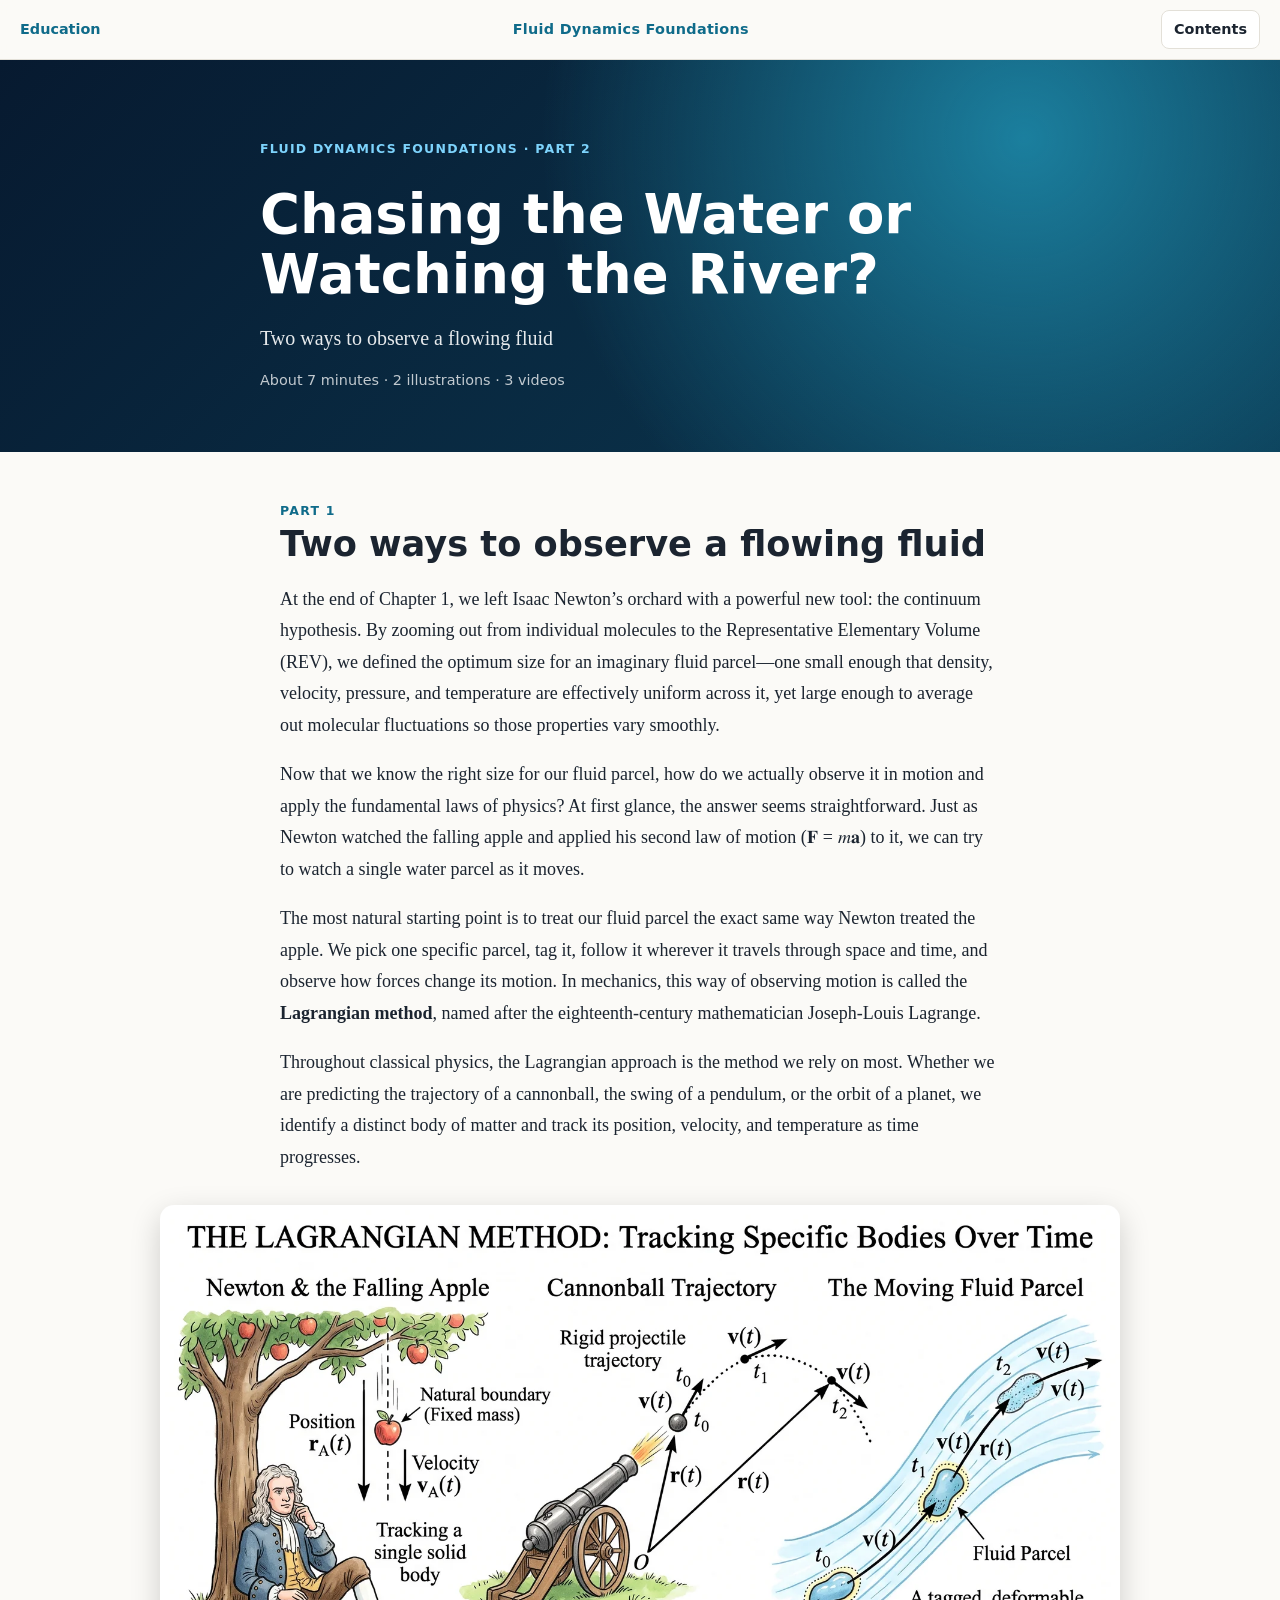
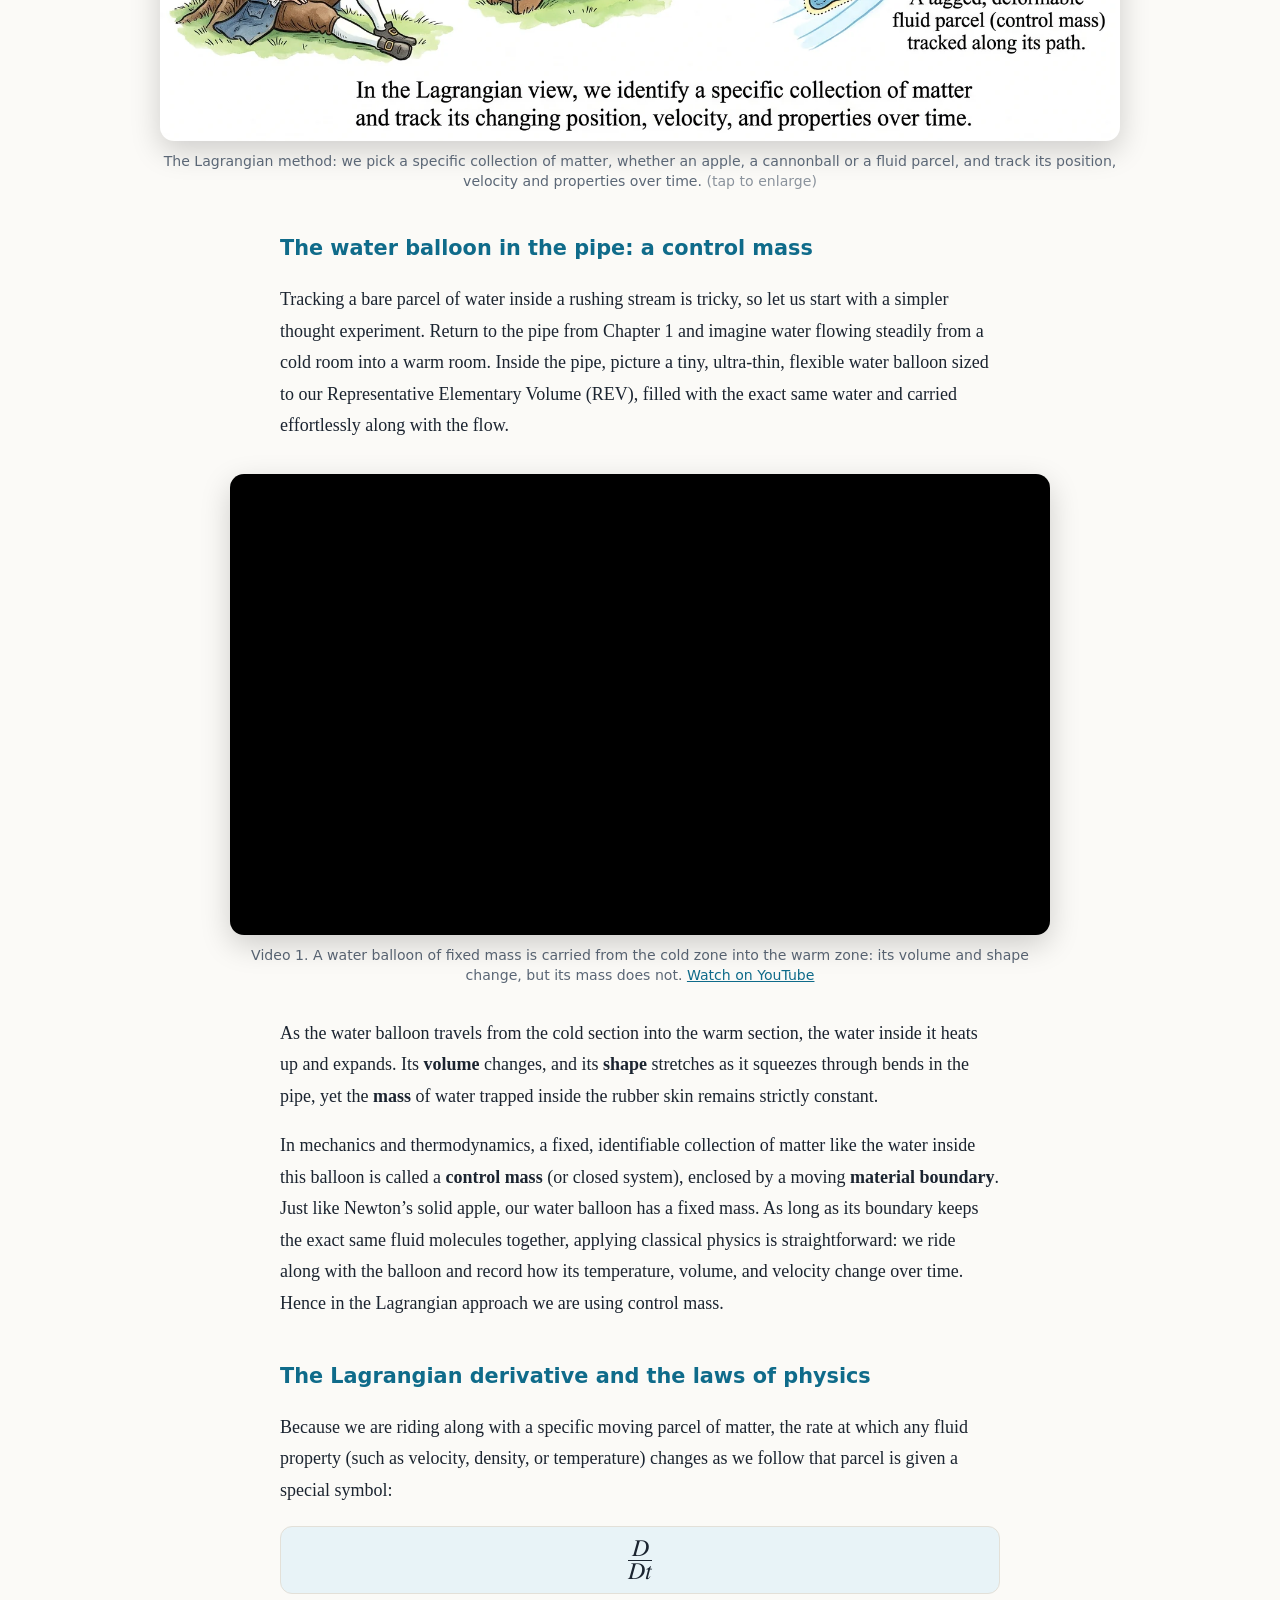
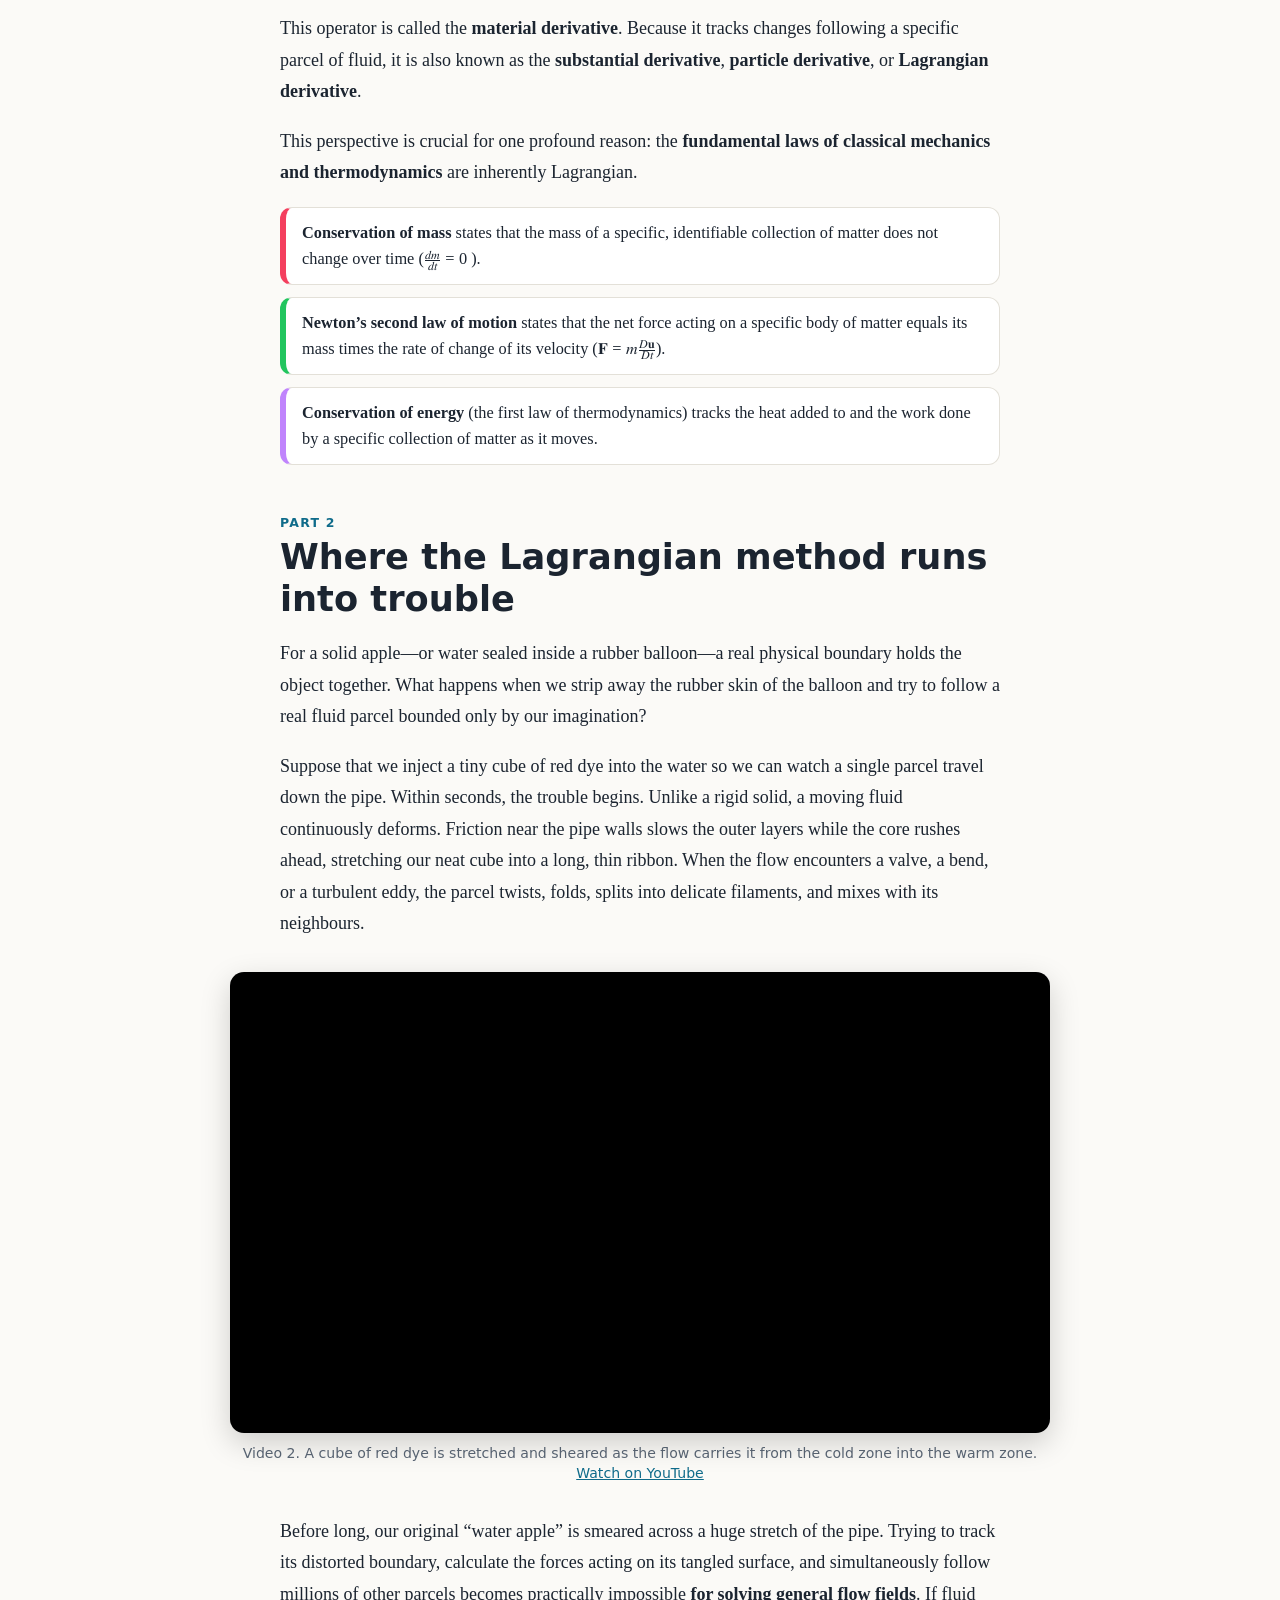
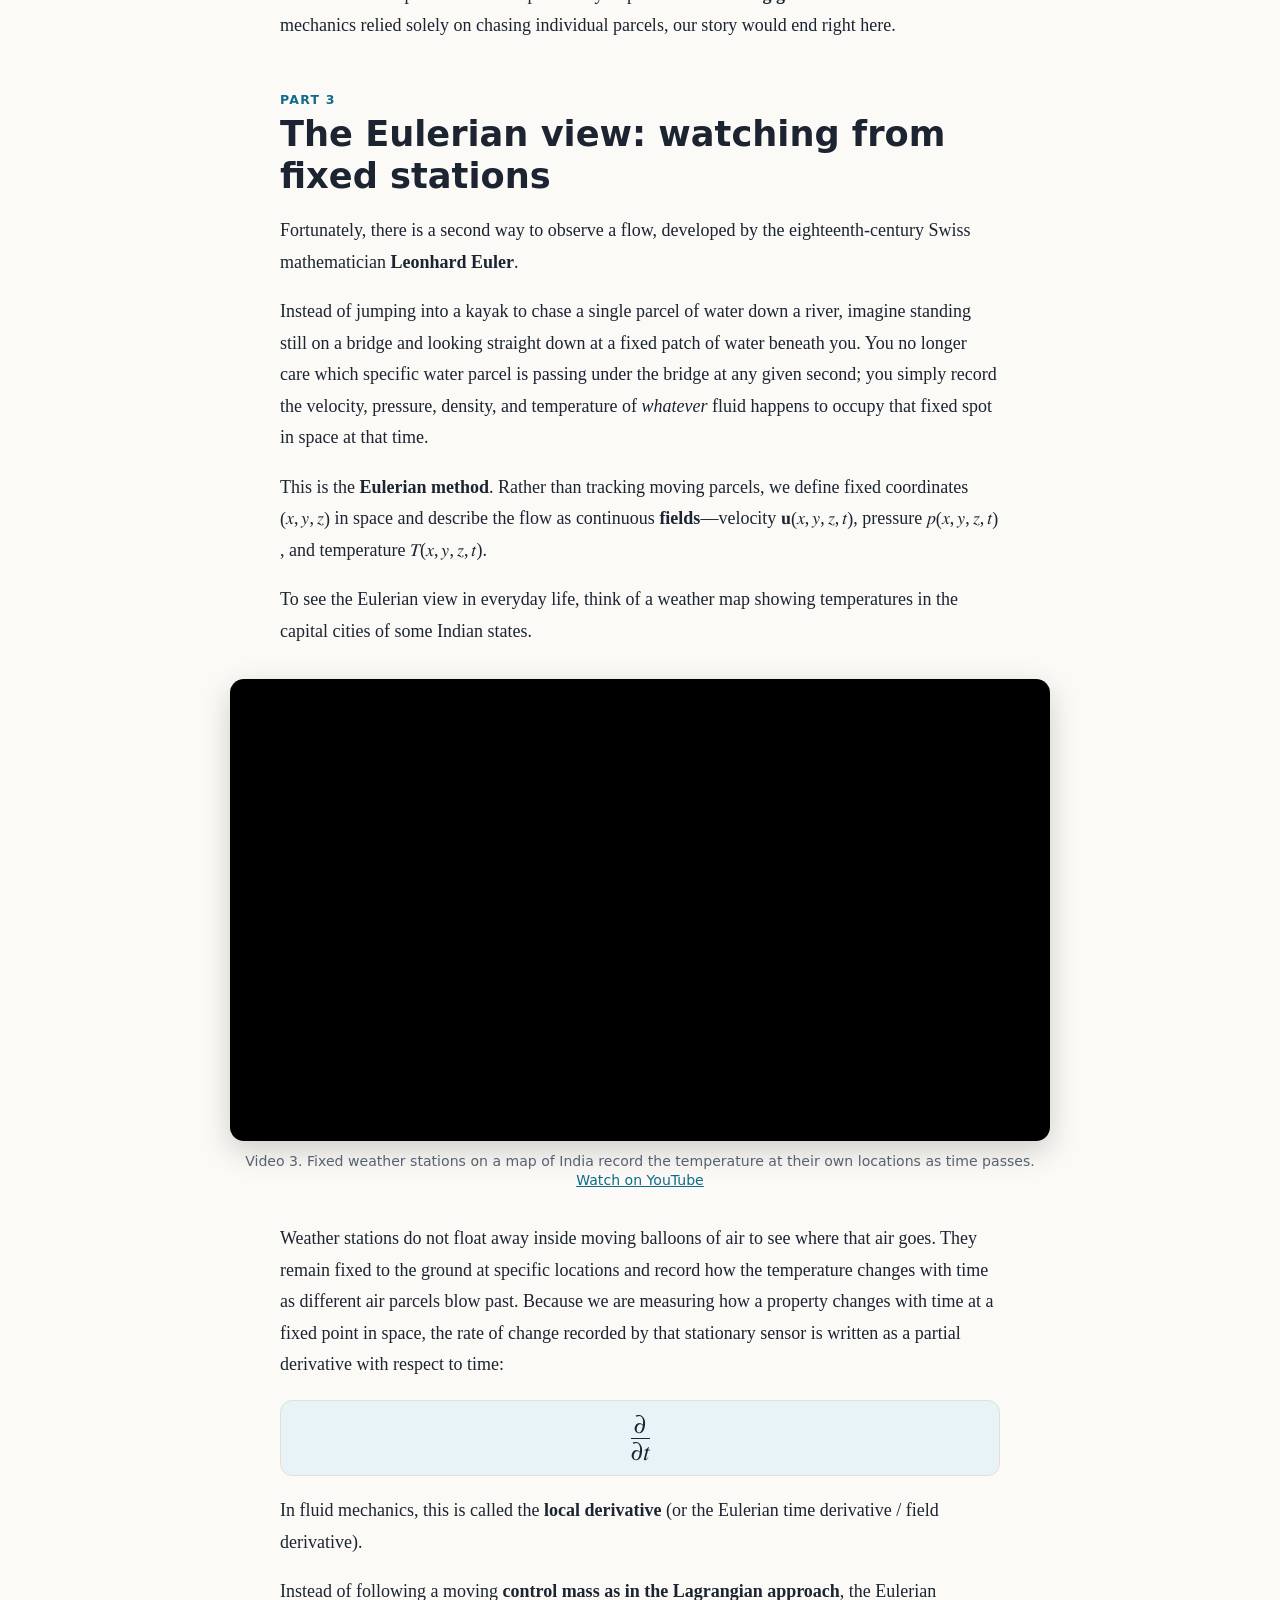
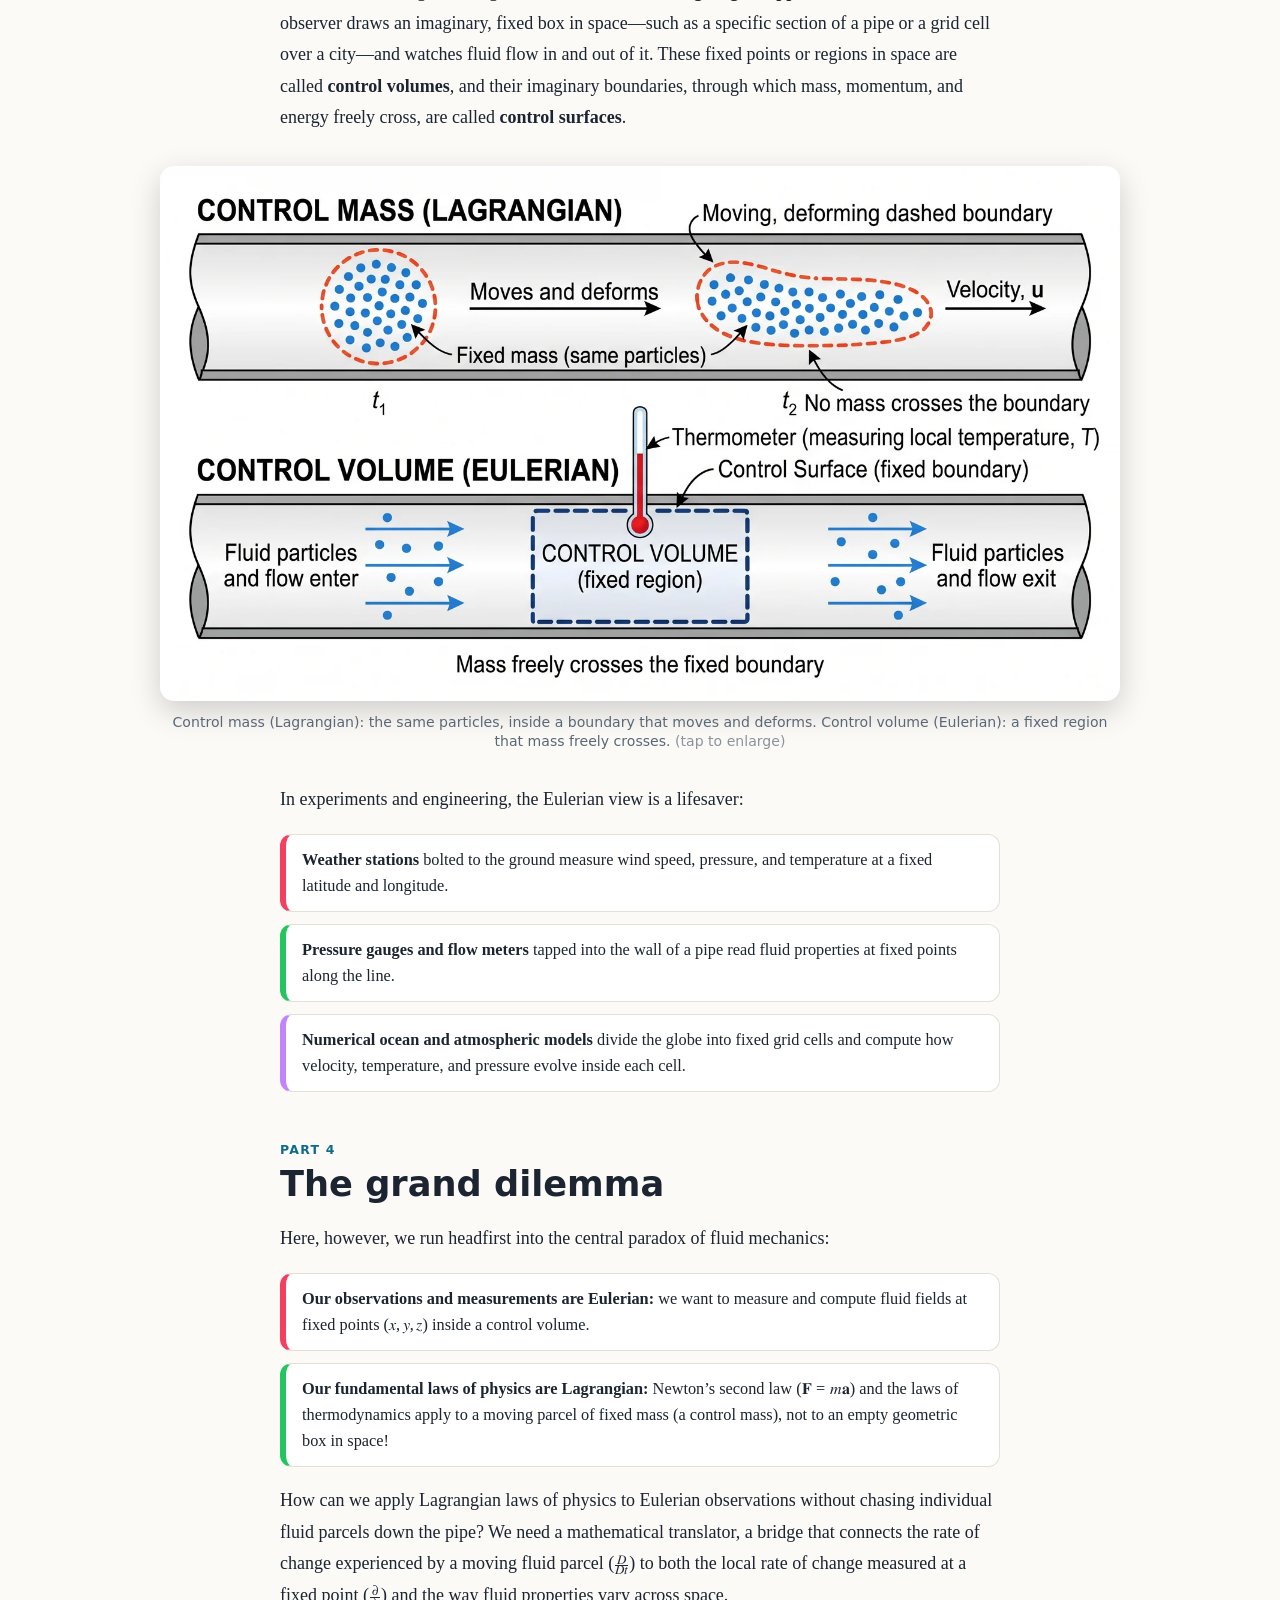
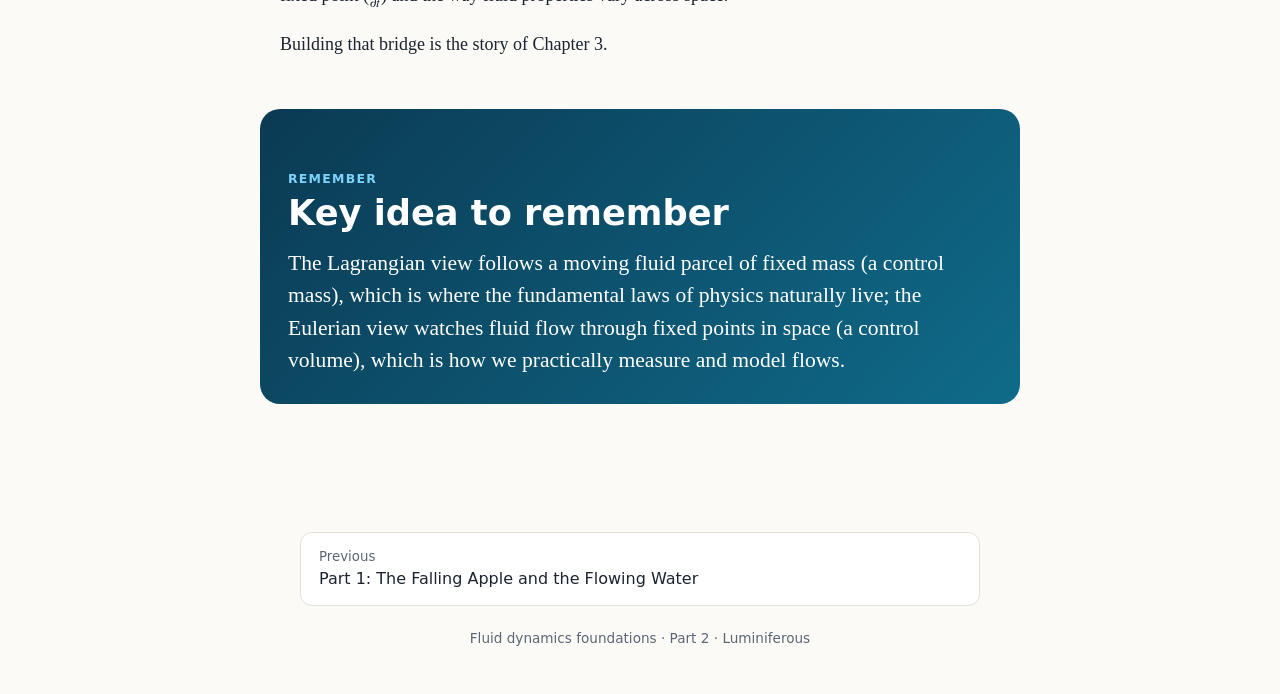
<file: explainers/eulerian-lagrangian.html>
<!DOCTYPE html>
<html lang="en"><head><meta charset="UTF-8"><meta name="viewport" content="width=device-width, initial-scale=1">
<meta name="referrer" content="strict-origin-when-cross-origin">
<title>Chapter 2: Chasing the Water or Watching the River? | Fluid Dynamics Foundations, Part 2</title>
<meta name="description" content="Two ways to observe a flowing fluid: follow a moving parcel (the Lagrangian view) or watch from fixed stations (the Eulerian view). With two illustrations and three short videos.">
<meta property="og:type" content="article"><meta property="og:site_name" content="Luminiferous">
<meta property="og:title" content="Chasing the Water or Watching the River?"><meta property="og:description" content="Two ways to observe a flowing fluid: follow a moving parcel (the Lagrangian view) or watch from fixed stations (the Eulerian view). With two illustrations and three short videos.">
<meta property="og:image" content="https://www.luminiferous.in/assets/share/eulerian-lagrangian.jpg"><meta name="twitter:card" content="summary_large_image">
<link rel="icon" href="data:image/svg+xml,%3Csvg xmlns='http://www.w3.org/2000/svg' viewBox='0 0 100 100'%3E%3Ctext y='.9em' font-size='90'%3E🌊%3C/text%3E%3C/svg%3E">
<style>

:root{--paper:#fbfaf7;--ink:#1b2430;--muted:#5b6776;--line:#e3e0d8;--card:#fff;--brand:#0f6b8a;--soft:#e8f3f7}
@media(prefers-color-scheme:dark){:root{--paper:#0e1620;--ink:#e6edf3;--muted:#9aa8b6;--line:#243244;--card:#142030;--brand:#5cc3e4;--soft:#12303d}}
*{box-sizing:border-box}html{scroll-behavior:smooth;scroll-padding-top:72px}
body{margin:0;background:var(--paper);color:var(--ink);font:1.125rem/1.75 Georgia,"Iowan Old Style","Times New Roman",serif;counter-reset:sec}
h1,h3,h4,.top,.eyebrow,figcaption,.preset-btn,label,.metric-title{font-family:system-ui,-apple-system,"Segoe UI",Roboto,sans-serif}
.top{position:sticky;top:0;z-index:20;display:flex;align-items:center;justify-content:space-between;gap:12px;padding:10px 20px;background:color-mix(in srgb,var(--paper) 90%,transparent);backdrop-filter:blur(8px);border-bottom:1px solid var(--line);font-size:.9rem}
.top b{color:var(--brand);letter-spacing:.02em}#bar{position:absolute;left:0;bottom:-1px;height:3px;width:0;background:var(--brand)}
.toc{position:relative}.toc summary{cursor:pointer;font-weight:600;list-style:none;padding:6px 12px;border:1px solid var(--line);border-radius:8px;background:var(--card)}
.toc nav{position:absolute;right:0;top:42px;width:min(86vw,360px);max-height:70vh;overflow:auto;background:var(--card);border:1px solid var(--line);border-radius:12px;padding:8px;box-shadow:0 12px 30px rgba(0,0,0,.2)}
.toc nav a{display:block;padding:7px 10px;border-radius:8px;color:var(--ink);text-decoration:none;font-size:.9rem;line-height:1.35}.toc nav a:hover{background:var(--soft)}.toc nav a.h1{font-weight:700}.toc nav a.h3{padding-left:24px;color:var(--muted)}
.hero{background:radial-gradient(circle at 80% 20%,#1b7f9e 0,transparent 45%),linear-gradient(135deg,#071a30,#0b3a53);color:#fff;padding:72px 20px 64px}
.hero .in{max-width:760px;margin:auto}.hero h1{font-size:clamp(2rem,6vw,3.4rem);line-height:1.1;margin:.4em 0 .3em}.hero .sub{font-size:1.25rem;opacity:.9;margin:0 0 1rem}.hero .meta{font:.9rem system-ui,sans-serif;opacity:.75;margin:0}
.eyebrow{display:inline-block;font-size:.78rem;font-weight:700;letter-spacing:.1em;text-transform:uppercase;color:#7dd3fc}
main{max-width:1000px;margin:0 auto;padding:0 20px 40px}main section>:is(p,ul,h1,h3,.formula){max-width:720px;margin-left:auto;margin-right:auto}
main section>h1{font-size:clamp(1.6rem,4vw,2.2rem);line-height:1.2;margin-top:3.2rem;margin-bottom:.8rem}
main section>h1::before{counter-increment:sec;content:"Part " counter(sec);display:block;font-size:.78rem;letter-spacing:.1em;text-transform:uppercase;color:var(--brand);margin-bottom:.3rem}
h3{font-size:1.3rem;margin-top:2.4rem;margin-bottom:.4rem;color:var(--brand)}
.formula{font-family:Georgia,serif;font-size:1.5rem;text-align:center;background:var(--soft);border:1px solid var(--line);border-radius:12px;padding:14px 12px;margin-top:1.2rem;margin-bottom:1.2rem}
figure{margin:2rem auto;max-width:980px}figure img,figure video{width:100%;height:auto;display:block;border-radius:14px;box-shadow:0 10px 30px rgba(0,0,0,.18);background:#000}figure.zoom img{cursor:zoom-in}
figcaption{font-size:.88rem;color:var(--muted);text-align:center;margin-top:.7rem;line-height:1.4}.hint{opacity:.7}
ul.scales,ul.regimes{list-style:none;padding:0;display:grid;gap:12px}
ul.scales li,ul.regimes li{background:var(--card);border:1px solid var(--line);border-left:6px solid var(--c);border-radius:12px;padding:12px 16px;font-size:1.02rem;line-height:1.6}
ul.scales li p,ul.regimes li p{margin:0}
ul.scales li:nth-child(1){--c:#f43f5e}ul.scales li:nth-child(2){--c:#22c55e}ul.scales li:nth-child(3){--c:#c084fc}
ul.regimes li:nth-child(1){--c:#22c55e}ul.regimes li:nth-child(2){--c:#38bdf8}ul.regimes li:nth-child(3){--c:#f59e0b}ul.regimes li:nth-child(4){--c:#f43f5e}
#key-idea-to-remember{background:linear-gradient(135deg,#0b3a53,#0f6b8a);color:#fff;border-radius:20px;padding:12px 28px 28px;margin:3rem auto;max-width:760px}
#key-idea-to-remember h1::before{content:"Remember";color:#7dd3fc}#key-idea-to-remember p{font-size:1.35rem;line-height:1.5;margin:0}
footer{text-align:center;color:var(--muted);font:.85rem system-ui,sans-serif;padding:24px 20px 48px}
#lb{display:none;position:fixed;inset:0;z-index:50;background:rgba(0,0,0,.88);align-items:center;justify-content:center;padding:16px;cursor:zoom-out}#lb.on{display:flex}#lb img{max-width:100%;max-height:100%;border-radius:8px}

.back{color:var(--brand);text-decoration:none;font-weight:600}.back:hover{text-decoration:underline}
figure.vid{max-width:820px}.yt{position:relative;aspect-ratio:16/9;border-radius:14px;overflow:hidden;background:#000;box-shadow:0 10px 30px rgba(0,0,0,.18)}.yt iframe{position:absolute;inset:0;width:100%;height:100%;border:0}
figcaption a{color:var(--brand)}
.formula math{font-size:1em}
nav.chapters{max-width:720px;margin:2.5rem auto 0;padding:0 20px;font:1rem/1.5 system-ui,-apple-system,sans-serif}
nav.chapters a{display:block;padding:14px 18px;border:1px solid var(--line);border-radius:12px;background:var(--card);color:var(--ink);text-decoration:none}
nav.chapters a:hover{background:var(--soft)}nav.chapters small{display:block;color:var(--muted)}
.ytfb{position:absolute;inset:0;display:flex;flex-direction:column;align-items:center;justify-content:center;gap:8px;padding:16px;text-align:center;color:#fff;text-decoration:none;background:#111;font:600 1.1rem system-ui,-apple-system,sans-serif}
.ytfb small{font-weight:400;font-size:.8rem;opacity:.8;max-width:34em;line-height:1.4}
</style>
</head><body>
<header class="top"><a class="back" href="../education.html">Education</a><b>Fluid Dynamics Foundations</b><details class="toc" id="toc"><summary>Contents</summary><nav id="tocList"></nav></details><div id="bar"></div></header>
<div class="hero"><div class="in"><span class="eyebrow">Fluid dynamics foundations · Part 2</span><h1>Chasing the Water or Watching the River?</h1><p class="sub">Two ways to observe a flowing fluid</p><p class="meta">About 7 minutes · 2 illustrations · 3 videos</p></div></div>
<main>
<section class="level1">
<h1>Two ways to observe a flowing fluid</h1>
<p>At the end of Chapter 1, we left Isaac Newton’s orchard with a powerful new tool: the continuum hypothesis. By zooming out from individual molecules to the Representative Elementary Volume (REV), we defined the optimum size for an imaginary fluid parcel—one small enough that density, velocity, pressure, and temperature are effectively uniform across it, yet large enough to average out molecular fluctuations so those properties vary smoothly.</p>
<p>Now that we know the right size for our fluid parcel, how do we actually observe it in motion and apply the fundamental laws of physics? At first glance, the answer seems straightforward. Just as Newton watched the falling apple and applied his second law of motion (<math display="inline" xmlns="http://www.w3.org/1998/Math/MathML"><semantics><mrow><mi>𝐅</mi><mo>=</mo><mi>m</mi><mi>𝐚</mi></mrow><annotation encoding="application/x-tex">\mathbf{F} = m\mathbf{a}</annotation></semantics></math>) to it, we can try to watch a single water parcel as it moves.</p>
<p>The most natural starting point is to treat our fluid parcel the exact same way Newton treated the apple. We pick one specific parcel, tag it, follow it wherever it travels through space and time, and observe how forces change its motion. In mechanics, this way of observing motion is called the <strong>Lagrangian method</strong>, named after the eighteenth-century mathematician Joseph-Louis Lagrange.</p>
<p>Throughout classical physics, the Lagrangian approach is the method we rely on most. Whether we are predicting the trajectory of a cannonball, the swing of a pendulum, or the orbit of a planet, we identify a distinct body of matter and track its position, velocity, and temperature as time progresses.</p>
<figure class="zoom"><img src="images/eulerian-lagrangian-1.webp" alt="Three examples of the Lagrangian method: Newton and the falling apple, a cannonball trajectory, and a fluid parcel tracked along its path" width="1600" height="893" loading="lazy"><figcaption>The Lagrangian method: we pick a specific collection of matter, whether an apple, a cannonball or a fluid parcel, and track its position, velocity and properties over time. <span class="hint">(tap to enlarge)</span></figcaption></figure>
<h3>The water balloon in the pipe: a control mass</h3>
<p>Tracking a bare parcel of water inside a rushing stream is tricky, so let us start with a simpler thought experiment. Return to the pipe from Chapter 1 and imagine water flowing steadily from a cold room into a warm room. Inside the pipe, picture a tiny, ultra-thin, flexible water balloon sized to our Representative Elementary Volume (REV), filled with the exact same water and carried effortlessly along with the flow.</p>
<figure class="vid"><div class="yt"><iframe src="https://www.youtube-nocookie.com/embed/zU3GNTtYeWw" title="Video 1" loading="lazy" allow="accelerometer; clipboard-write; encrypted-media; gyroscope; picture-in-picture; web-share" referrerpolicy="strict-origin-when-cross-origin" allowfullscreen></iframe></div><figcaption>Video 1. A water balloon of fixed mass is carried from the cold zone into the warm zone: its volume and shape change, but its mass does not. <a href="https://www.youtube.com/watch?v=zU3GNTtYeWw">Watch on YouTube</a></figcaption></figure>
<p>As the water balloon travels from the cold section into the warm section, the water inside it heats up and expands. Its <strong>volume</strong> changes, and its <strong>shape</strong> stretches as it squeezes through bends in the pipe, yet the <strong>mass</strong> of water trapped inside the rubber skin remains strictly constant.</p>
<p>In mechanics and thermodynamics, a fixed, identifiable collection of matter like the water inside this balloon is called a <strong>control mass</strong> (or closed system), enclosed by a moving <strong>material boundary</strong>. Just like Newton’s solid apple, our water balloon has a fixed mass. As long as its boundary keeps the exact same fluid molecules together, applying classical physics is straightforward: we ride along with the balloon and record how its temperature, volume, and velocity change over time. Hence in the Lagrangian approach we are using control mass.</p>
<h3>The Lagrangian derivative and the laws of physics</h3>
<p>Because we are riding along with a specific moving parcel of matter, the rate at which any fluid property (such as velocity, density, or temperature) changes as we follow that parcel is given a special symbol:</p>
<div class="formula"><math display="block" xmlns="http://www.w3.org/1998/Math/MathML"><semantics><mfrac><mi>D</mi><mrow><mi>D</mi><mi>t</mi></mrow></mfrac><annotation encoding="application/x-tex">\frac{D}{Dt}</annotation></semantics></math></div>
<p>This operator is called the <strong>material derivative</strong>. Because it tracks changes following a specific parcel of fluid, it is also known as the <strong>substantial derivative</strong>, <strong>particle derivative</strong>, or <strong>Lagrangian derivative</strong>.</p>
<p>This perspective is crucial for one profound reason: the <strong>fundamental laws of classical mechanics and thermodynamics</strong> are inherently Lagrangian.</p>
<ul class="scales">
<li><p><strong>Conservation of mass</strong> states that the mass of a specific, identifiable collection of matter does not change over time (<math display="inline" xmlns="http://www.w3.org/1998/Math/MathML"><semantics><mrow><mfrac><mrow><mi>d</mi><mi>m</mi></mrow><mrow><mi>d</mi><mi>t</mi></mrow></mfrac><mo>=</mo><mn>0</mn></mrow><annotation encoding="application/x-tex">\frac{dm}{dt} = 0</annotation></semantics></math> ).</p></li>
<li><p><strong>Newton’s second law of motion</strong> states that the net force acting on a specific body of matter equals its mass times the rate of change of its velocity (<math display="inline" xmlns="http://www.w3.org/1998/Math/MathML"><semantics><mrow><mi>𝐅</mi><mo>=</mo><mi>m</mi><mfrac><mrow><mi>D</mi><mi>𝐮</mi></mrow><mrow><mi>D</mi><mi>t</mi></mrow></mfrac></mrow><annotation encoding="application/x-tex">\mathbf{F} = m\frac{D\mathbf{u}}{Dt}</annotation></semantics></math>).</p></li>
<li><p><strong>Conservation of energy</strong> (the first law of thermodynamics) tracks the heat added to and the work done by a specific collection of matter as it moves.</p></li>
</ul>
</section>
<section class="level1">
<h1>Where the Lagrangian method runs into trouble</h1>
<p>For a solid apple—or water sealed inside a rubber balloon—a real physical boundary holds the object together. What happens when we strip away the rubber skin of the balloon and try to follow a real fluid parcel bounded only by our imagination?</p>
<p>Suppose that we inject a tiny cube of red dye into the water so we can watch a single parcel travel down the pipe. Within seconds, the trouble begins. Unlike a rigid solid, a moving fluid continuously deforms. Friction near the pipe walls slows the outer layers while the core rushes ahead, stretching our neat cube into a long, thin ribbon. When the flow encounters a valve, a bend, or a turbulent eddy, the parcel twists, folds, splits into delicate filaments, and mixes with its neighbours.</p>
<figure class="vid"><div class="yt"><iframe src="https://www.youtube-nocookie.com/embed/qSG6-ovx0v4" title="Video 2" loading="lazy" allow="accelerometer; clipboard-write; encrypted-media; gyroscope; picture-in-picture; web-share" referrerpolicy="strict-origin-when-cross-origin" allowfullscreen></iframe></div><figcaption>Video 2. A cube of red dye is stretched and sheared as the flow carries it from the cold zone into the warm zone. <a href="https://www.youtube.com/watch?v=qSG6-ovx0v4">Watch on YouTube</a></figcaption></figure>
<p>Before long, our original “water apple” is smeared across a huge stretch of the pipe. Trying to track its distorted boundary, calculate the forces acting on its tangled surface, and simultaneously follow millions of other parcels becomes practically impossible <strong>for solving general flow fields</strong>. If fluid mechanics relied solely on chasing individual parcels, our story would end right here.</p>
</section>
<section class="level1">
<h1>The Eulerian view: watching from fixed stations</h1>
<p>Fortunately, there is a second way to observe a flow, developed by the eighteenth-century Swiss mathematician <strong>Leonhard Euler</strong>.</p>
<p>Instead of jumping into a kayak to chase a single parcel of water down a river, imagine standing still on a bridge and looking straight down at a fixed patch of water beneath you. You no longer care which specific water parcel is passing under the bridge at any given second; you simply record the velocity, pressure, density, and temperature of <em>whatever</em> fluid happens to occupy that fixed spot in space at that time.</p>
<p>This is the <strong>Eulerian method</strong>. Rather than tracking moving parcels, we define fixed coordinates <math display="inline" xmlns="http://www.w3.org/1998/Math/MathML"><semantics><mrow><mo stretchy="true" form="prefix">(</mo><mi>x</mi><mo>,</mo><mi>y</mi><mo>,</mo><mi>z</mi><mo stretchy="true" form="postfix">)</mo></mrow><annotation encoding="application/x-tex">(x,y,z)</annotation></semantics></math> in space and describe the flow as continuous <strong>fields</strong>—velocity <math display="inline" xmlns="http://www.w3.org/1998/Math/MathML"><semantics><mrow><mi>𝐮</mi><mrow><mo stretchy="true" form="prefix">(</mo><mi>x</mi><mo>,</mo><mi>y</mi><mo>,</mo><mi>z</mi><mo>,</mo><mi>t</mi><mo stretchy="true" form="postfix">)</mo></mrow></mrow><annotation encoding="application/x-tex">\mathbf{u}(x,y,z,t)</annotation></semantics></math>, pressure <math display="inline" xmlns="http://www.w3.org/1998/Math/MathML"><semantics><mrow><mi>p</mi><mrow><mo stretchy="true" form="prefix">(</mo><mi>x</mi><mo>,</mo><mi>y</mi><mo>,</mo><mi>z</mi><mo>,</mo><mi>t</mi><mo stretchy="true" form="postfix">)</mo></mrow></mrow><annotation encoding="application/x-tex">p(x,y,z,t)</annotation></semantics></math>, and temperature <math display="inline" xmlns="http://www.w3.org/1998/Math/MathML"><semantics><mrow><mi>T</mi><mrow><mo stretchy="true" form="prefix">(</mo><mi>x</mi><mo>,</mo><mi>y</mi><mo>,</mo><mi>z</mi><mo>,</mo><mi>t</mi><mo stretchy="true" form="postfix">)</mo></mrow></mrow><annotation encoding="application/x-tex">T(x,y,z,t)</annotation></semantics></math>.</p>
<p>To see the Eulerian view in everyday life, think of a weather map showing temperatures in the capital cities of some Indian states.</p>
<figure class="vid"><div class="yt"><iframe src="https://www.youtube-nocookie.com/embed/gVfJruQnFy8" title="Video 3" loading="lazy" allow="accelerometer; clipboard-write; encrypted-media; gyroscope; picture-in-picture; web-share" referrerpolicy="strict-origin-when-cross-origin" allowfullscreen></iframe></div><figcaption>Video 3. Fixed weather stations on a map of India record the temperature at their own locations as time passes. <a href="https://www.youtube.com/watch?v=gVfJruQnFy8">Watch on YouTube</a></figcaption></figure>
<p>Weather stations do not float away inside moving balloons of air to see where that air goes. They remain fixed to the ground at specific locations and record how the temperature changes with time as different air parcels blow past. Because we are measuring how a property changes with time at a fixed point in space, the rate of change recorded by that stationary sensor is written as a partial derivative with respect to time:</p>
<div class="formula"><math display="block" xmlns="http://www.w3.org/1998/Math/MathML"><semantics><mfrac><mi>∂</mi><mrow><mi>∂</mi><mi>t</mi></mrow></mfrac><annotation encoding="application/x-tex">\frac{\partial}{\partial t}</annotation></semantics></math></div>
<p>In fluid mechanics, this is called the <strong>local derivative</strong> (or the Eulerian time derivative / field derivative).</p>
<p>Instead of following a moving <strong>control mass as in the Lagrangian approach</strong>, the Eulerian observer draws an imaginary, fixed box in space—such as a specific section of a pipe or a grid cell over a city—and watches fluid flow in and out of it. These fixed points or regions in space are called <strong>control volumes</strong>, and their imaginary boundaries, through which mass, momentum, and energy freely cross, are called <strong>control surfaces</strong>.</p>
<figure class="zoom"><img src="images/eulerian-lagrangian-2.webp" alt="Two pipes. Top: a control mass, a fixed set of particles inside a moving, deforming dashed boundary. Bottom: a control volume, a fixed region of the pipe that fluid enters and leaves, with a thermometer measuring the local temperature" width="1600" height="893" loading="lazy"><figcaption>Control mass (Lagrangian): the same particles, inside a boundary that moves and deforms. Control volume (Eulerian): a fixed region that mass freely crosses. <span class="hint">(tap to enlarge)</span></figcaption></figure>
<p>In experiments and engineering, the Eulerian view is a lifesaver:</p>
<ul class="scales">
<li><p><strong>Weather stations</strong> bolted to the ground measure wind speed, pressure, and temperature at a fixed latitude and longitude.</p></li>
<li><p><strong>Pressure gauges and flow meters</strong> tapped into the wall of a pipe read fluid properties at fixed points along the line.</p></li>
<li><p><strong>Numerical ocean and atmospheric models</strong> divide the globe into fixed grid cells and compute how velocity, temperature, and pressure evolve inside each cell.</p></li>
</ul>
</section>
<section class="level1">
<h1>The grand dilemma</h1>
<p>Here, however, we run headfirst into the central paradox of fluid mechanics:</p>
<ul class="scales">
<li><p><strong>Our observations and measurements are Eulerian:</strong> we want to measure and compute fluid fields at fixed points <math display="inline" xmlns="http://www.w3.org/1998/Math/MathML"><semantics><mrow><mo stretchy="true" form="prefix">(</mo><mi>x</mi><mo>,</mo><mi>y</mi><mo>,</mo><mi>z</mi><mo stretchy="true" form="postfix">)</mo></mrow><annotation encoding="application/x-tex">(x,y,z)</annotation></semantics></math> inside a control volume.</p></li>
<li><p><strong>Our fundamental laws of physics are Lagrangian:</strong> Newton’s second law (<math display="inline" xmlns="http://www.w3.org/1998/Math/MathML"><semantics><mrow><mi>𝐅</mi><mo>=</mo><mi>m</mi><mi>𝐚</mi></mrow><annotation encoding="application/x-tex">\mathbf{F} = m\mathbf{a}</annotation></semantics></math>) and the laws of thermodynamics apply to a moving parcel of fixed mass (a control mass), not to an empty geometric box in space!</p></li>
</ul>
<p>How can we apply Lagrangian laws of physics to Eulerian observations without chasing individual fluid parcels down the pipe? We need a mathematical translator, a bridge that connects the rate of change experienced by a moving fluid parcel (<math display="inline" xmlns="http://www.w3.org/1998/Math/MathML"><semantics><mfrac><mi>D</mi><mrow><mi>D</mi><mi>t</mi></mrow></mfrac><annotation encoding="application/x-tex">\frac{D}{Dt}</annotation></semantics></math>) to both the local rate of change measured at a fixed point (<math display="inline" xmlns="http://www.w3.org/1998/Math/MathML"><semantics><mfrac><mi>∂</mi><mrow><mi>∂</mi><mi>t</mi></mrow></mfrac><annotation encoding="application/x-tex">\frac{\partial}{\partial t}</annotation></semantics></math>) and the way fluid properties vary across space.</p>
<p>Building that bridge is the story of Chapter 3.</p>
</section>
<section id="key-idea-to-remember" class="level1">
<h1>Key idea to remember</h1>
<p>The Lagrangian view follows a moving fluid parcel of fixed mass (a control mass), which is where the fundamental laws of physics naturally live; the Eulerian view watches fluid flow through fixed points in space (a control volume), which is how we practically measure and model flows.</p>
</section>
</main>
<nav class="chapters"><a href="continuum-hypothesis.html"><small>Previous</small>Part 1: The Falling Apple and the Flowing Water</a></nav>
<footer>Fluid dynamics foundations · Part 2 · Luminiferous</footer><div id="lb"></div>
<script>(function(){
const nav=document.getElementById('tocList'),tg=document.getElementById('toc');
document.querySelectorAll('main h1, main h3').forEach((h,i)=>{h.id='s'+i;const a=document.createElement('a');a.href='#s'+i;a.className=h.tagName.toLowerCase();a.textContent=h.textContent;a.onclick=()=>tg.open=false;nav.appendChild(a)});
const bar=document.getElementById('bar'),d=document.documentElement;
addEventListener('scroll',()=>{bar.style.width=(100*d.scrollTop/(d.scrollHeight-d.clientHeight))+'%'},{passive:true});
const lb=document.getElementById('lb');
document.querySelectorAll('figure.zoom img').forEach(im=>im.onclick=()=>{lb.innerHTML='';const c=document.createElement('img');c.src=im.src;c.alt=im.alt;lb.appendChild(c);lb.classList.add('on')});
lb.onclick=()=>lb.classList.remove('on');addEventListener('keydown',e=>{if(e.key==='Escape')lb.classList.remove('on')});
})();</script>
<script>/* YouTube cannot play embedded videos in a page opened straight from a computer (no web address to identify). Show a link instead. */
if(location.protocol==='file:'){document.querySelectorAll('.yt iframe').forEach(function(f){var m=f.src.match(/embed\/([\w-]+)/);if(!m)return;var a=document.createElement('a');a.href='https://www.youtube.com/watch?v='+m[1];a.target='_blank';a.rel='noopener';a.className='ytfb';a.innerHTML='<span>Watch on YouTube</span><small>Videos play inside the page once it is online. This copy was opened from a computer, where YouTube cannot show them.</small>';f.replaceWith(a)})}
</script>
</body></html>
</file>
<file: assets/style.css>
:root{--paper:#fbfaf7;--ink:#1b2430;--muted:#5b6776;--line:#e3e0d8;--card:#fff;--brand:#0f6b8a;--soft:#e8f3f7}
@media(prefers-color-scheme:dark){:root{--paper:#0e1620;--ink:#e6edf3;--muted:#9aa8b6;--line:#243244;--card:#142030;--brand:#5cc3e4;--soft:#12303d}}
*{box-sizing:border-box}
body{margin:0;background:var(--paper);color:var(--ink);font:1.125rem/1.75 Georgia,"Iowan Old Style","Times New Roman",serif}
a{color:var(--brand)}
a:focus-visible{outline:3px solid var(--brand);outline-offset:3px}
.wrap{max-width:760px;margin:0 auto;padding:0 20px}
.topbar{border-bottom:1px solid var(--line);background:var(--paper)}
.bar{display:flex;flex-wrap:wrap;align-items:center;justify-content:space-between;gap:6px 20px;padding-top:10px;padding-bottom:10px}
.brand{font:700 1.05rem system-ui,-apple-system,sans-serif;color:var(--ink);text-decoration:none}
.tabs{display:flex;flex-wrap:wrap;gap:4px}
.tabs a{font:.95rem system-ui,-apple-system,sans-serif;color:var(--muted);text-decoration:none;padding:6px 12px;border-radius:8px}
.tabs a:hover{background:var(--soft);color:var(--ink)}
.tabs a[aria-current=page]{background:var(--soft);color:var(--brand);font-weight:700}
.site-head{background:linear-gradient(135deg,#071a30,#0b3a53);color:#fff;padding:60px 0 52px}
.site-head h1{font-size:clamp(2.4rem,8vw,4rem);line-height:1.05;margin:0 0 .3em;letter-spacing:-.01em}
.site-head p{font-size:1.2rem;margin:0;max-width:30em;opacity:.92}
.page-title{font-size:clamp(1.9rem,5vw,2.6rem);line-height:1.15;margin:2rem 0 .3em}
.lead{color:var(--muted);margin:0 0 1.6rem}
.entries{list-style:none;padding:0;margin:0;display:grid;gap:12px}
a.entry{display:block;text-decoration:none;color:var(--ink);background:var(--card);border:1px solid var(--line);border-left:6px solid var(--c,var(--brand));border-radius:10px;padding:14px 18px}
a.entry:hover{background:var(--soft)}
.entry b{display:block;font:700 1.1rem/1.35 system-ui,-apple-system,sans-serif}
.entry span{display:block;font-size:1rem;line-height:1.55;color:var(--muted);margin-top:2px}
.entry small{display:block;font:.85rem system-ui,sans-serif;color:var(--brand);margin-top:6px}
.empty{border:1px dashed var(--line);border-radius:10px;padding:14px 18px;color:var(--muted);font-size:1rem}
footer{text-align:center;color:var(--muted);font:.85rem system-ui,sans-serif;padding:32px 20px 48px}
.article h1{font-size:clamp(1.9rem,5vw,2.6rem);line-height:1.15;margin:2rem 0 .25em}
.article h2{font:700 1.4rem/1.3 system-ui,-apple-system,sans-serif;margin:2.2rem 0 .8rem}
.byline{font:.9rem system-ui,sans-serif;color:var(--muted);margin:0 0 2rem}
.article figure{margin:2rem 0}
.article img{max-width:100%;height:auto;border-radius:10px;display:block}
.article figcaption{font:.88rem system-ui,sans-serif;color:var(--muted);margin-top:.6rem}
.article.ml{font-family:"Noto Serif Malayalam","Noto Sans Malayalam","Nirmala UI","Malayalam Sangam MN",Kartika,Georgia,serif;line-height:1.95}
.article.ml h1,.article.ml h2{font-family:"Noto Sans Malayalam","Nirmala UI","Malayalam Sangam MN",system-ui,sans-serif;line-height:1.4}
.callout{border-left:4px solid var(--brand);padding:2px 0 2px 16px;font-weight:700}
.article sup a{text-decoration:none;font-family:system-ui,sans-serif;padding:0 1px}
.refs{font:.95rem/1.6 system-ui,sans-serif;color:var(--muted);padding-left:1.4rem}
.refs li{margin-bottom:.6rem;overflow-wrap:anywhere}
.note{font:.95rem system-ui,sans-serif;color:var(--muted);margin-top:2rem;overflow-wrap:anywhere}
.topbar .wrap,.site-head .wrap,.wrap.wide{max-width:1040px}
.cols{display:grid;grid-template-columns:repeat(2,minmax(0,1fr));gap:8px 36px;margin-top:2rem}
.col h2{font:700 1.4rem/1.3 system-ui,-apple-system,sans-serif;margin:0 0 1rem;padding-bottom:.5rem;border-bottom:3px solid var(--c,var(--brand))}
.col h2 a{color:inherit;text-decoration:none}
.col h2 a:hover{color:var(--brand)}
@media(max-width:720px){.cols{grid-template-columns:1fr}}
.thumb{display:block;width:100%;height:auto;aspect-ratio:16/9;object-fit:cover;border-radius:6px;margin:0 0 10px;background:var(--soft)}
/* wide-screen layout: use more of the screen, Popular science wider than Education */
.topbar .wrap,.site-head .wrap,.wrap.wide{max-width:min(94vw,1480px)}
@media(min-width:1100px){
  .cols{grid-template-columns:minmax(0,2fr) minmax(0,1fr);gap:8px 44px}
  .cols .col:first-child .entries{grid-template-columns:repeat(auto-fill,minmax(340px,1fr))}
}
.entries>li{display:flex}
.entries>li>a.entry{flex:1}
@media(min-width:1700px){html{font-size:112.5%}}
.more h2{font:700 1.3rem/1.3 system-ui,-apple-system,sans-serif;margin:2.6rem 0 1rem;padding-top:1.4rem;border-top:1px solid var(--line)}
.more .entries{grid-template-columns:repeat(auto-fill,minmax(210px,1fr))}
.more .entry span{display:none}
.more .entry b{font-size:1rem}
/* phone tab bar: keep all four tabs on one line */
@media(max-width:520px){.bar{gap:4px 12px}.tabs{gap:2px}.tabs a{padding:6px 7px;font-size:.85rem}}
</file>
